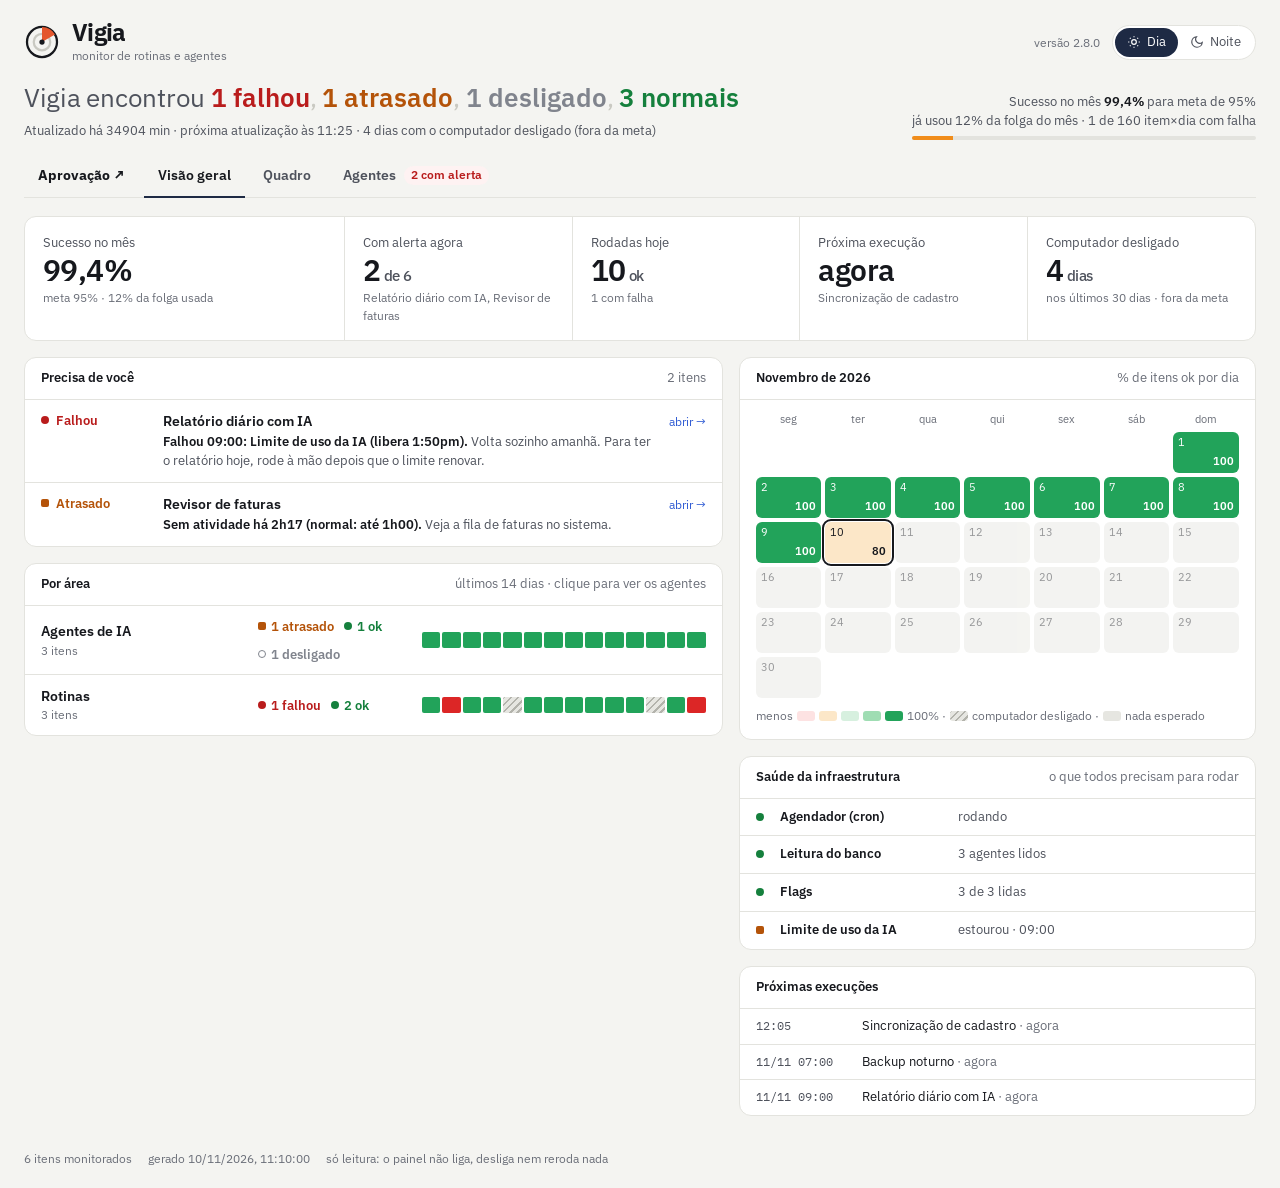
<file: docs/index.html>
<!DOCTYPE html>
<html lang="pt-BR"><head><meta charset="utf-8">
<meta name="viewport" content="width=device-width,initial-scale=1">
<meta http-equiv="refresh" content="300">
<title>Vigia</title>
<link rel="icon" href="data:image/svg+xml,%3Csvg%20xmlns%3D%22http%3A//www.w3.org/2000/svg%22%20viewBox%3D%220%200%2048%2048%22%3E%3Ccircle%20cx%3D%2224%22%20cy%3D%2224%22%20r%3D%2220%22%20fill%3D%22%23fff%22%20stroke%3D%22%23111%22%20stroke-width%3D%224%22/%3E%3Cpath%20d%3D%22M24%2024%20L24%204%20A20%2020%200%200%201%2041.3%2014%20Z%22%20fill%3D%22%23E4572E%22/%3E%3Ccircle%20cx%3D%2224%22%20cy%3D%2224%22%20r%3D%224.5%22%20fill%3D%22%23111%22/%3E%3C/svg%3E">
<link rel="preconnect" href="https://fonts.googleapis.com"><link rel="preconnect" href="https://fonts.gstatic.com" crossorigin>
<link href="https://fonts.googleapis.com/css2?family=IBM+Plex+Mono:wght@400;500&family=IBM+Plex+Sans:wght@400;500;600;700&display=swap" rel="stylesheet">

<style>
/* Tema neutro do Vigia (padrão do repositório). Para outro visual, copie esta pasta,
   troque os valores e aponte `tema = "caminho/da/pasta"` no vigia.toml. */
:root{
 --bg:#F4F4F1;--sf:#FFFFFF;--sf2:#F1F1EE;--ln:#E3E3DE;--ln2:#C9C9C2;
 --tx:#16181D;--mu:#4E525C;--dim:#6A6E78;
 --pri:#1E2A44;--pri2:#2F5BD3;--linha:#2F5BD3;--pill-tx:#FFFFFF;--varre:#E4572E;
 --ok:#15803D;--late:#B45309;--er:#B91C1C;
 --ok-cel:#22A35A;--late-cel:#F08C1A;--er-cel:#DC2626;--off:#80848D;
 --sel:#EEF1F8;--cel-none:#E6E6E1;--cel-pc:#B3B3AC;--grid:#E3E3DE;--eixo:#6A6E78;--cursor:#80848D;--foco:#16181D;
 --faixa:#2F5BD31A;
 --acao-er-bg:#FEF2F2;--acao-er-ln:#FECACA;--acao-er-tx:#450A0A;--acao-late-bg:#FFF7ED;--acao-late-ln:#FED7AA;--acao-late-tx:#431407;
 --sombra:#16181D40;
 --ease:cubic-bezier(.16,1,.3,1);
 --font:'IBM Plex Sans',ui-sans-serif,sans-serif;--mono:'IBM Plex Mono',ui-monospace,monospace;
}
[data-tema="noite"]{
 --cal-1:#4A1D22;--cal-2:#4A3416;--cal-3:#1C3B2A;--cal-4:#1E6B40;--cal-5:#22A35A;
 --bg:#111317;--sf:#1A1D23;--sf2:#22262D;--ln:#2B3038;--ln2:#3A404A;
 --tx:#ECEDEF;--mu:#A4A9B3;--dim:#878C96;
 --pri:#3B66E0;--pri2:#6E92F0;--linha:#7FA0F4;--pill-tx:#FFFFFF;
 --ok:#4ADE80;--late:#FBA94C;--er:#F87171;
 --ok-cel:#22A35A;--late-cel:#F08C1A;--er-cel:#EF4444;--off:#7A808A;
 --sel:#1E2738;--cel-none:#262A31;--cel-pc:#3E444E;--grid:#2B3038;--eixo:#878C96;--cursor:#A4A9B3;--foco:#ECEDEF;
 --faixa:#7FA0F41F;
 --acao-er-bg:#EF44441A;--acao-er-ln:#F8717140;--acao-er-tx:#ECEDEF;--acao-late-bg:#F08C1A1A;--acao-late-ln:#FBA94C40;--acao-late-tx:#ECEDEF;
 --sombra:#000A;
}

*{box-sizing:border-box}
body{margin:0;background:var(--bg);color:var(--tx);font:14px/1.45 var(--font);font-variant-numeric:tabular-nums;padding:20px 24px;transition:background-color .3s,color .3s}
.wrap{max-width:1400px;margin:auto}
.mono{font-family:var(--mono)}.mu{color:var(--mu)}.dim{color:var(--dim)}
.ok{color:var(--ok)}.late{color:var(--late)}.er,.nr{color:var(--er)}.off,.none,.pause,.visto{color:var(--off)}.run{color:var(--pri2)}
button{font:inherit;color:inherit;background:none;border:0;cursor:pointer;padding:0}
:focus-visible{outline:2px solid var(--pri2);outline-offset:2px;border-radius:4px}
kbd{font-family:var(--mono);font-size:11px;border:1px solid var(--ln);border-bottom-width:2px;border-radius:4px;padding:0 5px;color:var(--mu)}
/* marca */
.topo{display:flex;align-items:center;gap:12px;margin-bottom:18px}
.marca{display:flex;align-items:center;gap:12px}
.marca .mk{width:36px;height:36px;flex:none}
.marca .wm{font-size:24px;font-weight:700;letter-spacing:-.03em;line-height:1}
.marca .end{display:flex;align-items:center;gap:6px;color:var(--dim);font-size:12px;margin-top:3px}
.varre{transform-origin:24px 24px;animation:varre 2.6s cubic-bezier(.45,0,.55,1) 1}
@keyframes varre{from{transform:rotate(-360deg)}to{transform:rotate(0)}}
.marca.alerta .varre{animation:varre 2.6s linear infinite}
.versao{margin-left:auto;font-size:12px;color:var(--dim);text-align:right}
.versao a{color:var(--pri2)}
.novo-v{display:none;background:var(--acao-late-bg);border:1px solid var(--acao-late-ln);color:var(--acao-late-tx);border-radius:9999px;padding:3px 10px;font-size:12px;margin-left:8px}
.tema{display:inline-flex;background:var(--sf);border:1px solid var(--ln);border-radius:9999px;padding:2px}
.tema button{padding:5px 12px;border-radius:9999px;color:var(--mu);font-size:13px;display:inline-flex;align-items:center;gap:6px}
.tema button.on{background:var(--pri);color:var(--pill-tx)}
.tema svg{width:14px;height:14px}
/* abas */
.abas{display:flex;gap:4px;border-bottom:1px solid var(--ln);margin:0 0 18px}
.abas button{padding:9px 14px 10px;font-size:14px;font-weight:600;color:var(--mu);border-bottom:2px solid transparent;margin-bottom:-1px;display:inline-flex;gap:8px;align-items:center}
.abas button.on{color:var(--tx);border-color:var(--pri)}
.abas button:hover{color:var(--tx)}
.abas .ct{font-size:11.5px;font-weight:600;border-radius:9999px;padding:1px 7px;background:var(--sf2);color:var(--mu)}
.abas .ct.er{background:var(--acao-er-bg);color:var(--er)}
.aba{display:none}.aba.on{display:block}
/* visão geral */
.kpis{display:grid;grid-template-columns:1.4fr repeat(4,1fr);background:var(--sf);border:1px solid var(--ln);border-radius:12px;margin-bottom:16px}
.kpi{padding:16px 18px}.kpi+.kpi{border-left:1px solid var(--ln)}
.kpi .l{font-size:12.5px;color:var(--mu)}.kpi .v{font-size:30px;font-weight:600;letter-spacing:-.02em;line-height:1.15;margin:2px 0}.kpi .c{font-size:12px;color:var(--dim)}
.kpi .v small{font-size:15px;font-weight:500;color:var(--mu)}
.geral{display:grid;grid-template-columns:minmax(0,1.35fr) minmax(0,1fr);gap:16px;align-items:start}
.bloco{background:var(--sf);border:1px solid var(--ln);border-radius:12px;overflow:hidden;margin-bottom:16px}
.bloco h3{margin:0;padding:11px 16px;font-size:13px;font-weight:600;border-bottom:1px solid var(--ln);display:flex;justify-content:space-between;gap:12px}
.bloco h3 span{font-weight:400;color:var(--dim)}
.pend{display:grid;grid-template-columns:110px 1fr auto;gap:12px;padding:11px 16px;border-top:1px solid var(--ln);align-items:start;cursor:pointer}
.pend:first-of-type{border-top:0}.pend:hover{background:var(--sf2)}
.pend .n{font-weight:600}.pend .a{font-size:13px;color:var(--mu);margin-top:2px}.pend .a b{font-weight:600;color:var(--tx)}
.pend .ir{font-size:12px;color:var(--pri2);white-space:nowrap;padding-top:2px}
.limpo{padding:16px;color:var(--ok);font-weight:600}
.areas .ar{display:grid;grid-template-columns:minmax(150px,1fr) 150px minmax(0,1.4fr);gap:14px;padding:11px 16px;border-top:1px solid var(--ln);align-items:center;cursor:pointer}
.areas .ar:first-of-type{border-top:0}.areas .ar:hover{background:var(--sf2)}
.ar .nm2{font-weight:600}.ar .nm2 small{display:block;font-weight:400;color:var(--dim);font-size:12px}
.ar .cont{display:flex;gap:10px;font-size:12.5px;flex-wrap:wrap}
.ar .cont span{display:inline-flex;align-items:center;gap:5px;font-weight:600}
.mini{display:grid;grid-template-columns:repeat(14,1fr);gap:2px;height:16px}
.mini i{border-radius:2px;background:var(--cel-none)}
.cal{padding:12px 16px 14px}
.cal .sem{display:grid;grid-template-columns:repeat(7,1fr);gap:4px;font-size:11px;color:var(--dim);text-align:center;margin-bottom:4px}
.cal .dias{display:grid;grid-template-columns:repeat(7,1fr);gap:4px}
.cal .d{aspect-ratio:1.6;border-radius:6px;background:var(--cel-none);position:relative;font-size:11px;color:var(--tx);padding:3px 5px;cursor:default}
.cal .d.vz{background:none}
.cal .d .p{position:absolute;right:5px;bottom:3px;font-weight:600;font-size:11px}
.cal .d.hoje{outline:2px solid var(--tx);outline-offset:1px}
.cal .d.pc{background:repeating-linear-gradient(135deg,var(--cel-pc) 0 2px,var(--cel-none) 2px 5px)}
.cal .leg2{display:flex;gap:4px;align-items:center;font-size:11.5px;color:var(--dim);margin-top:10px;flex-wrap:wrap}
.cal .leg2 i{width:18px;height:10px;border-radius:3px;display:inline-block}
.sd{display:grid;grid-template-columns:1fr;}
.sd .s{display:grid;grid-template-columns:16px 170px 1fr;gap:8px;padding:9px 16px;border-top:1px solid var(--ln);font-size:13px;align-items:baseline}
.sd .s:first-of-type{border-top:0}
.sd .s b{font-weight:600}.sd .s>span:last-child{color:var(--mu)}
.prox .p2{display:grid;grid-template-columns:96px 1fr;gap:10px;padding:8px 16px;border-top:1px solid var(--ln);font-size:13px}
.prox .p2:first-of-type{border-top:0}.prox .p2 .t{font-family:var(--mono);font-size:12px;color:var(--mu)}
@media (max-width:1000px){.geral{grid-template-columns:1fr}.kpis{grid-template-columns:repeat(2,1fr)}.kpi:nth-child(odd){border-left:0}.kpi{border-top:1px solid var(--ln)}}
/* cartões dos agentes (da Central de Agentes) */
.vis{display:inline-flex;background:var(--sf);border:1px solid var(--ln);border-radius:9999px;padding:2px}
.vis button,.filt button{padding:5px 14px;border-radius:9999px;color:var(--mu);font-size:13px}
.vis button.on{background:var(--pri);color:var(--pill-tx)}
.filt{display:inline-flex;gap:6px}
.filt button{border:1px solid var(--ln);background:var(--sf)}
.filt button.on{background:var(--tx);border-color:var(--tx);color:var(--sf)}
.cards .gt{font-size:13px;font-weight:600;color:var(--mu);margin:4px 2px 10px;display:flex;gap:8px;align-items:baseline}
.cards .gt span{font-weight:400;color:var(--dim);font-size:12px}
.cards .gr{display:grid;grid-template-columns:repeat(auto-fill,minmax(300px,1fr));gap:14px;margin-bottom:22px}
.card{background:var(--sf);border:1px solid var(--ln);border-radius:12px;padding:14px 16px 12px;cursor:pointer;transition:border-color .15s,box-shadow .15s,opacity .25s;display:flex;flex-direction:column;gap:10px;position:relative}
.card:hover{border-color:var(--ln2);box-shadow:0 6px 18px -12px var(--sombra)}
.card.sel{border-color:var(--pri);box-shadow:0 0 0 1px var(--pri)}
.card.dimmed{opacity:.35}.card.hide{display:none}
.card.st-er,.card.st-nr{border-color:var(--acao-er-ln)}.card.st-late{border-color:var(--acao-late-ln)}
.card .c1{display:flex;align-items:flex-start;gap:10px}
.card .nm3{font-weight:600;font-size:15px;line-height:1.25}.card .tp{font-size:12px;color:var(--dim);margin-top:2px}
.chip{margin-left:auto;font-size:12px;font-weight:600;border-radius:9999px;padding:3px 10px;white-space:nowrap;display:inline-flex;align-items:center;gap:6px;flex:none}
.chip i{width:7px;height:7px;border-radius:50%;background:currentColor}
.chip.ok{background:#22C55E1F}.chip.late{background:var(--acao-late-bg)}.chip.er,.chip.nr{background:var(--acao-er-bg)}
.chip.run{background:#0055FF14}.chip.off,.chip.none{background:var(--sf2)}
.card .msg{font-size:13.5px;color:var(--tx);min-height:20px}
.batidas{display:grid;gap:2px;height:26px;align-items:end}
.batidas i{border-radius:2px;background:var(--ok-cel);height:100%}
.batidas i.late{background:var(--late-cel);height:60%}.batidas i.er,.batidas i.nr{background:var(--er-cel)}
.batidas i.none{background:var(--cel-none)}.batidas i.run{background:var(--pri)}
.bleg{display:flex;justify-content:space-between;font-size:11.5px;color:var(--dim);margin-top:-4px}
.st4{display:grid;grid-template-columns:repeat(4,1fr);border-top:1px solid var(--ln);padding-top:9px;gap:6px}
.st4 .l{font-size:11.5px;color:var(--dim);white-space:nowrap}.st4 .v{font-size:14px;font-weight:600;white-space:nowrap;overflow:hidden;text-overflow:ellipsis}
.main.aberto .cards .gr{grid-template-columns:1fr}
.main.aberto .card .batidas,.main.aberto .card .bleg,.main.aberto .card .st4,.main.aberto .card .msg{display:none}
/* quadro */
.quadro{display:grid;grid-template-columns:repeat(5,minmax(220px,1fr));gap:12px;align-items:start;overflow-x:auto;padding-bottom:6px}
.lane{background:var(--sf2);border:1px solid var(--ln);border-radius:12px;padding:8px;min-height:120px}
.lane h4{margin:2px 6px 8px;font-size:12.5px;font-weight:600;display:flex;justify-content:space-between;color:var(--mu)}
.lane h4 b{color:var(--tx)}
.kc{background:var(--sf);border:1px solid var(--ln);border-radius:10px;padding:10px 11px;margin-bottom:8px;cursor:pointer;transition:border-color .15s}
.kc:hover{border-color:var(--ln2)}
.kc .t1{display:flex;justify-content:space-between;gap:8px;align-items:center}
.kc .t1 b{font-weight:600;font-size:13.5px}
.kc .ar2{font-size:11.5px;color:var(--dim);margin-top:1px}
.kc .mo{font-size:12.5px;color:var(--mu);margin:6px 0 0}
.kc .qd{font-size:11.5px;color:var(--dim);margin-top:6px;font-family:var(--mono)}
.kc.visto{opacity:.6}
.kc .bt{margin-top:8px;display:flex;gap:6px;flex-wrap:wrap}
/* botões de ação */
.bts{display:flex;gap:8px;flex-wrap:wrap;margin:12px 18px 0}
.btn{border:1px solid var(--ln2);border-radius:9999px;padding:5px 12px;font-size:12.5px;color:var(--tx);background:var(--sf);display:inline-flex;gap:6px;align-items:center}
.btn:hover{border-color:var(--tx)}
.btn.pri{background:var(--pri);border-color:var(--pri);color:var(--pill-tx)}
.btn.min{padding:3px 9px;font-size:11.5px}
.btn[disabled]{opacity:.45;cursor:not-allowed}
.tag{font-size:11px;border-radius:9999px;padding:1px 8px;background:var(--sf2);color:var(--mu);font-weight:600}
.exec{margin:12px 18px 0;border:1px solid var(--ln);border-radius:10px;overflow:hidden}
.exec .eh{display:flex;justify-content:space-between;gap:10px;padding:8px 12px;background:var(--sf2);font-size:12.5px}
.exec pre{white-space:pre-wrap;word-break:break-word;font:12px/1.5 var(--mono);margin:0;padding:10px 12px;max-height:280px;overflow:auto}
.exec .dg{padding:10px 14px;font-size:13.5px;line-height:1.55;border-top:1px solid var(--ln)}
.toast{position:fixed;left:50%;bottom:24px;transform:translateX(-50%) translateY(20px);background:var(--tx);color:var(--sf);padding:10px 16px;border-radius:9999px;font-size:13px;opacity:0;transition:opacity .2s,transform .2s;z-index:20;pointer-events:none;max-width:90vw}
.toast.on{opacity:1;transform:translateX(-50%)}
.so-leitura{font-size:12px;color:var(--dim);margin:10px 18px 0}
/* topo: a frase é o filtro */
.head{display:flex;align-items:flex-end;justify-content:space-between;gap:24px;margin-bottom:16px;flex-wrap:wrap}
.frase{font-size:26px;font-weight:600;letter-spacing:-.01em;line-height:1.2}
.frase button{border-bottom:2px solid transparent;transition:border-color .2s}
.frase button:hover,.frase button.on{border-color:currentColor}
.frase .sep{color:var(--ln2);font-weight:400}
.sub{color:var(--mu);font-size:13px;margin-top:6px}
.meta{min-width:280px;text-align:right;font-size:13px;color:var(--mu)}
.meta b{color:var(--tx);font-weight:600}
.bar{height:4px;background:var(--ln);border-radius:9999px;margin-top:6px;overflow:hidden}.bar i{display:block;height:100%;background:var(--late-cel)}
.bar i.cheia{background:var(--er-cel)}
/* controles */
.ctl{display:flex;gap:16px;align-items:center;margin-bottom:12px;font-size:13px;flex-wrap:wrap}
.seg{display:inline-flex;background:var(--sf);border:1px solid var(--ln);border-radius:9999px;padding:2px;position:relative}
.seg button{padding:5px 14px;border-radius:9999px;color:var(--mu);position:relative;z-index:1;transition:color .2s}
.seg button.on{color:var(--pill-tx)}
.seg .pill{position:absolute;top:2px;bottom:2px;background:var(--pri);border-radius:9999px;transition:left .35s var(--ease),width .35s var(--ease)}
.busca{background:var(--sf);border:1px solid var(--ln);border-radius:9999px;padding:6px 14px;color:var(--tx);font:inherit;width:220px}
.atalhos{margin-left:auto;color:var(--dim);font-size:12px;display:flex;gap:12px;flex-wrap:wrap}
/* principal */
.main{position:relative;display:grid;grid-template-columns:minmax(0,1fr) 380px;gap:16px}
.mtx{background:var(--sf);border:1px solid var(--ln);border-radius:12px;overflow:hidden}
.grupo{padding:9px 14px 5px;font-size:11.5px;font-weight:600;color:var(--dim);letter-spacing:.04em;text-transform:uppercase;border-top:1px solid var(--ln)}
.grupo:first-of-type{border-top:0}
.row{display:grid;grid-template-columns:118px 210px 1fr 92px;align-items:center;gap:12px;padding:0 14px;height:44px;border-top:1px solid var(--ln);cursor:pointer;transition:background .15s,opacity .25s}
.row.hd{height:34px;border-top:0;cursor:default;font-size:12px;color:var(--dim)}
.row:not(.hd):hover{background:var(--sf2)}
.row.sel{background:var(--sel);box-shadow:inset 0 0 0 1px var(--pri)}
.row.dimmed{opacity:.28}.row.hide{display:none}
.st{font-size:12.5px;font-weight:600;display:flex;align-items:center;gap:7px;white-space:nowrap}
.st i{width:8px;height:8px;border-radius:50%;background:currentColor;flex:none}
.st.late i{border-radius:2px}.st.off i,.st.none i,.st.visto i{background:none;border:1.5px solid currentColor}.st.pause i{border-radius:1px;width:8px;background:linear-gradient(90deg,currentColor 0 35%,transparent 35% 65%,currentColor 65%)}
.st.nr i{border-radius:0;transform:rotate(45deg);width:7px;height:7px}
.st.run i{animation:pulsa 1.2s infinite}
@keyframes pulsa{50%{opacity:.3}}
.nm{font-weight:500;white-space:nowrap;overflow:hidden;text-overflow:ellipsis}.nm small{color:var(--dim);font-weight:400;margin-left:6px}
.cells{display:grid;gap:3px;height:22px}
.cell{border-radius:3px;background:var(--ok-cel);opacity:.9;transition:transform .15s,opacity .15s}
.cell:hover{transform:scaleY(1.25);opacity:1}
.cells{align-items:end}.cell{height:100%}
.cell.late{background:var(--late-cel);height:55%}
.cell.er{background:repeating-linear-gradient(45deg,var(--er-cel) 0 3px,var(--er-cel2,#ffffff73) 3px 4.5px),var(--er-cel)}.cell.none{background:var(--cel-none);opacity:1}
.cell.pc{background:repeating-linear-gradient(135deg,var(--cel-pc) 0 2px,var(--cel-none) 2px 5px);opacity:1}
.cell.focus{outline:2px solid var(--tx);outline-offset:1px}
.ult{font-family:var(--mono);font-size:12px;color:var(--mu);text-align:right}
.days{display:grid;gap:3px;font-family:var(--mono);font-size:10.5px;color:var(--dim)}.days span{text-align:center}
.leg{display:flex;gap:14px;font-size:12px;color:var(--dim);padding:8px 14px;border-top:1px solid var(--ln);flex-wrap:wrap}
.leg span{display:inline-flex;align-items:center;gap:6px}.leg i{width:12px;height:12px;border-radius:3px;display:inline-block}
/* registro */
.log{background:var(--sf);border:1px solid var(--ln);border-radius:12px;overflow:hidden;align-self:start;max-height:calc(100vh - 220px);overflow-y:auto}
.log h3{margin:0;padding:11px 14px;font-size:13px;font-weight:600;border-bottom:1px solid var(--ln);display:flex;justify-content:space-between;position:sticky;top:0;background:var(--sf)}
.log h3 span{font-weight:400;color:var(--dim)}
.ev{display:grid;grid-template-columns:44px 1fr;gap:10px;padding:7px 14px;border-top:1px solid var(--ln);cursor:pointer;transition:background .15s,opacity .25s}
.ev:first-of-type{border-top:0}.ev:hover,.ev.hl{background:var(--sf2)}.ev.dimmed{opacity:.25}
.ev .t{font-family:var(--mono);font-size:12px;color:var(--dim);padding-top:1px}
.ev .w{font-weight:500}.ev .m{font-size:12.5px;color:var(--mu)}
.ev.er .w,.ev.nr .w{color:var(--er)}.ev.late .w{color:var(--late)}
/* detalhe */
.det{position:absolute;top:0;right:0;width:calc(100% - 372px);background:var(--sf);border:1px solid var(--ln2);border-radius:12px;
 box-shadow:-24px 0 48px -28px var(--sombra);transform:translateX(40px);opacity:0;pointer-events:none;transition:transform .45s var(--ease),opacity .3s var(--ease);z-index:5}
.det.on{transform:none;opacity:1;pointer-events:auto}
.main.aberto .row{grid-template-columns:112px 210px 0 0;gap:8px}
.main.aberto .cells,.main.aberto .ult,.main.aberto .days{visibility:hidden}
.dc{transition:opacity .18s}.dc.troca{opacity:0}
.dh{display:flex;align-items:flex-start;gap:12px;padding:16px 18px 10px}
.crumb{font-size:13px;color:var(--mu)}.crumb button{color:var(--mu)}.crumb button:hover{color:var(--tx)}.crumb b{color:var(--tx);font-weight:600}
.dt{font-size:20px;font-weight:600;margin:4px 0}
.what{font-size:13.5px;color:var(--mu);max-width:72ch}
.acao{margin:10px 18px 0;padding:10px 12px;border-radius:12px;background:var(--acao-er-bg);border:1px solid var(--acao-er-ln);color:var(--acao-er-tx);font-size:13.5px}
.acao.late{background:var(--acao-late-bg);border-color:var(--acao-late-ln);color:var(--acao-late-tx)}
.acao b{font-weight:600;color:var(--er)}.acao.late b{color:var(--late)}
.x{margin-left:auto;color:var(--mu);font-size:13px;border:1px solid var(--ln2);border-radius:9999px;padding:3px 12px;flex:none}.x:hover{color:var(--tx);border-color:var(--mu)}
.nums{display:grid;grid-template-columns:repeat(4,1fr);margin:14px 18px 0;border-top:1px solid var(--ln);border-bottom:1px solid var(--ln)}
.nums>div{padding:10px 12px 10px 0}.nums>div+div{padding-left:14px;border-left:1px solid var(--ln)}
.nums .v{font-size:22px;font-weight:600;white-space:nowrap}.nums .l{font-size:12.5px;color:var(--mu)}.nums .c{font-size:12px;color:var(--dim)}
.sec{display:flex;justify-content:space-between;align-items:baseline;margin:16px 18px 6px;font-size:13px;font-weight:600;gap:12px}
.sec span{font-weight:400;color:var(--dim);font-size:12px}
.chart{margin:0 18px;position:relative}
svg{display:block;width:100%;overflow:visible}
.tip{position:absolute;pointer-events:none;background:var(--sf);border:1px solid var(--ln2);border-radius:8px;padding:5px 9px;font-size:12.5px;opacity:0;transition:opacity .1s;white-space:nowrap;box-shadow:0 4px 14px -6px var(--sombra);z-index:3}
.runs{margin:0 18px 16px}
.rd{border-top:1px solid var(--ln);font-size:13px}
.rd summary{display:grid;grid-template-columns:96px 84px 1fr 70px;gap:10px;padding:7px 0;align-items:baseline;cursor:pointer;list-style:none}
.rd summary::-webkit-details-marker{display:none}
.rd .t{font-family:var(--mono);font-size:12px;color:var(--mu)}.rd .d{text-align:right;color:var(--dim);font-family:var(--mono);font-size:12px}
.rd .s{font-weight:600;font-size:12.5px}
.rd pre{white-space:pre-wrap;word-break:break-word;font:12px/1.5 var(--mono);background:var(--sf2);border-radius:8px;padding:10px;margin:0 0 10px;max-height:300px;overflow:auto}
.rd .arq{font:11px var(--mono);color:var(--dim);margin:-4px 0 6px}
.vazio{color:var(--dim);font-size:13px;padding:10px 0}
.rodape{margin-top:18px;font-size:12px;color:var(--dim);display:flex;gap:16px;flex-wrap:wrap}
@media (max-width:1000px){.main{grid-template-columns:1fr}.det{position:fixed;inset:0;width:auto;border-radius:0;overflow:auto}.main.aberto .row{grid-template-columns:118px 1fr 0 0}.log{max-height:none}}
@media (max-width:640px){body{padding:16px}.row{grid-template-columns:100px 1fr 70px;}.row .cells,.row .days{display:none}.atalhos{display:none}.frase{font-size:21px}.nums{grid-template-columns:repeat(2,1fr)}.meta{text-align:left}}
@media (prefers-reduced-motion:reduce){*{transition:none!important;animation:none!important}}
</style></head><body><div class="wrap">

<div class="topo">
 <div class="marca" id="marca"><svg viewBox="0 0 48 48" class="mk" aria-hidden="true"><circle cx="24" cy="24" r="20" fill="none" stroke="var(--tx)" stroke-width="3"/><circle cx="24" cy="24" r="11" fill="none" stroke="var(--ln2)" stroke-width="3"/><path class="varre" d="M24 24 L24 4 A20 20 0 0 1 41.3 14 Z" fill="var(--varre)"/><circle cx="24" cy="24" r="3.5" fill="var(--tx)"/></svg>
  <div><div class="wm">Vigia</div><div class="end"><span>monitor de rotinas e agentes</span></div></div></div>
 <div class="versao"><span id="versao"></span><a class="novo-v" id="novov" target="_blank" rel="noopener"></a></div>
 <div class="tema" id="tema" role="group" aria-label="Tema">
  <button data-t="dia" aria-pressed="true"><svg viewBox="0 0 24 24" fill="none" stroke="currentColor" stroke-width="2"><circle cx="12" cy="12" r="4"/><path d="M12 2v2M12 20v2M4.9 4.9l1.4 1.4M17.7 17.7l1.4 1.4M2 12h2M20 12h2M4.9 19.1l1.4-1.4M17.7 6.3l1.4-1.4"/></svg>Dia</button>
  <button data-t="noite" aria-pressed="false"><svg viewBox="0 0 24 24" fill="none" stroke="currentColor" stroke-width="2"><path d="M21 12.8A9 9 0 1 1 11.2 3a7 7 0 0 0 9.8 9.8z"/></svg>Noite</button>
 </div>
</div>

<div class="head">
 <div><div class="frase" id="frase"></div><div class="sub" id="sub"></div></div>
 <div class="meta" id="meta"></div>
</div>

<nav class="abas" id="abas" role="tablist">
 <a href="/" class="ir-aprov" style="padding:9px 14px 10px;font-size:14px;font-weight:700;color:var(--tx);text-decoration:none;border-bottom:2px solid transparent;margin-bottom:-1px">Aprovação ↗</a>
 <button data-aba="geral" role="tab">Visão geral</button>
 <button data-aba="quadro" role="tab">Quadro</button>
 <button data-aba="agentes" role="tab">Agentes <span class="ct" id="ct-ag"></span></button>
</nav>

<section class="aba" id="aba-geral" role="tabpanel">
 <div class="kpis" id="kpis"></div>
 <div class="geral">
  <div>
   <div class="bloco"><h3>Precisa de você <span id="pend-n"></span></h3><div id="pend"></div></div>
   <div class="bloco areas"><h3>Por área <span>últimos 14 dias · clique para ver os agentes</span></h3><div id="areas"></div></div>
  </div>
  <div>
   <div class="bloco"><h3 id="cal-t">Mês</h3><div class="cal" id="cal"></div></div>
   <div class="bloco"><h3>Saúde da infraestrutura <span>o que todos precisam para rodar</span></h3><div class="sd" id="saude"></div></div>
   <div class="bloco prox"><h3>Próximas execuções</h3><div id="prox"></div></div>
  </div>
 </div>
</section>

<section class="aba" id="aba-quadro" role="tabpanel"><div class="quadro" id="quadro"></div></section>

<section class="aba" id="aba-agentes" role="tabpanel">

<div class="ctl">
 <div class="seg" id="per"><span class="pill"></span><button data-d="1">Hoje</button><button data-d="7">7 dias</button><button data-d="14" class="on">14 dias</button><button data-d="30">30 dias</button></div>
 <div class="vis" id="vis" role="group" aria-label="Ver como"><button data-v="cartoes">Cartões</button><button data-v="tabela">Tabela</button></div>
 <div class="filt" id="filt"><button data-g="">Todos</button><button data-g="atencao">Precisa de atenção</button><button data-g="func">Funcionando</button></div>
 <input class="busca" id="busca" placeholder="Buscar agente ou rotina" aria-label="Buscar">
 <div class="atalhos"><span><kbd>↑</kbd><kbd>↓</kbd> navegar</span><span><kbd>Enter</kbd> abrir</span><span><kbd>←</kbd><kbd>→</kbd> dia</span><span><kbd>/</kbd> buscar</span><span><kbd>1</kbd><kbd>2</kbd><kbd>3</kbd> abas</span><span><kbd>T</kbd> tema</span><span><kbd>Esc</kbd> voltar</span></div>
</div>

<div class="main" id="main">
 <div><div class="cards" id="cards"></div><div class="mtx" id="mtx"></div></div>
 <div class="log" id="log"></div>
 <div class="det" id="det" role="dialog" aria-label="Detalhe"><div class="dc" id="dc"></div></div>
</div>
</section>
<div class="rodape" id="rodape"></div>
<div class="toast" id="toast"></div>

<script>
const D={"titulo": "Vigia", "subtitulo": "", "versao": "2.8.0", "gerado": "2026-11-10T11:10:00", "intervalo_min": 15, "meta": 0.95, "sucesso_mes": 0.99375, "folga_usada": 0.12499999999999989, "ok_mes": 159, "ruim_mes": 1, "pc_dias": 4, "itens": [{"k": "relatorio", "nome": "Relatório diário com IA", "area": "Rotinas", "tipo": "rotina seg–sáb 9h", "fonte": "log_texto", "st": "er", "motivo": "Limite de uso da IA (libera 1:50pm)", "ult": "09:00", "oque": "Resume o dia anterior em um relatório e salva em HTML.", "acao": "<b>Falhou 09:00: Limite de uso da IA (libera 1:50pm).<\/b> Volta sozinho amanhã. Para ter o relatório hoje, rode à mão depois que o limite renovar.", "dias": ["er", "ok", "none", "ok", "ok", "ok", "ok", "ok", "ok", "none", "ok", "ok", "ok", "ok", "ok", "ok", "none", "ok", "ok", "ok", "ok", "none", "none", "none", "none", "none", "none", "none", "none", "none"], "vol": [0, 1, 0, 1, 1, 1, 1, 1, 1, 0, 1, 1, 1, 1, 1, 1, 0, 1, 1, 1, 1, 0, 0, 0, 0, 0, 0, 0, 0, 0], "volNome": "rodadas ok por dia", "nums": [["87,5%", "sucesso no mês", "7 de 8 rodadas"], ["8 s", "última duração", "normal: 3 min 38 s a 4 min 51 s"], ["1", "falha seguida", "desde a última ok"], ["11/11", "próxima rodada", "seg–sáb 9h"]], "rodadas": {"20": [["09:00", "ok", "Terminou bem", "3 min 58 s", "relatório gerado: 23 itens\nclaude exit=0 Wed Oct 21 09:03:58 -03 2026", "/root/manutencao/painel-agentes/app/exemplos/logs/relatorio/log-2026-10-21.txt"]], "19": [["09:00", "ok", "Terminou bem", "2 min 41 s", "relatório gerado: 20 itens\nclaude exit=0 Thu Oct 22 09:02:41 -03 2026", "/root/manutencao/painel-agentes/app/exemplos/logs/relatorio/log-2026-10-22.txt"]], "18": [["09:00", "ok", "Terminou bem", "4 min 47 s", "relatório gerado: 26 itens\nclaude exit=0 Fri Oct 23 09:04:47 -03 2026", "/root/manutencao/painel-agentes/app/exemplos/logs/relatorio/log-2026-10-23.txt"]], "17": [["09:00", "ok", "Terminou bem", "4 min 06 s", "relatório gerado: 15 itens\nclaude exit=0 Sat Oct 24 09:04:06 -03 2026", "/root/manutencao/painel-agentes/app/exemplos/logs/relatorio/log-2026-10-24.txt"]], "15": [["09:00", "ok", "Terminou bem", "4 min 51 s", "relatório gerado: 14 itens\nclaude exit=0 Mon Oct 26 09:04:51 -03 2026", "/root/manutencao/painel-agentes/app/exemplos/logs/relatorio/log-2026-10-26.txt"]], "14": [["09:00", "ok", "Terminou bem", "5 min 10 s", "relatório gerado: 21 itens\nclaude exit=0 Tue Oct 27 09:05:10 -03 2026", "/root/manutencao/painel-agentes/app/exemplos/logs/relatorio/log-2026-10-27.txt"]], "13": [["09:00", "ok", "Terminou bem", "4 min 57 s", "relatório gerado: 23 itens\nclaude exit=0 Wed Oct 28 09:04:57 -03 2026", "/root/manutencao/painel-agentes/app/exemplos/logs/relatorio/log-2026-10-28.txt"]], "12": [["09:00", "ok", "Terminou bem", "2 min 47 s", "relatório gerado: 18 itens\nclaude exit=0 Thu Oct 29 09:02:47 -03 2026", "/root/manutencao/painel-agentes/app/exemplos/logs/relatorio/log-2026-10-29.txt"]], "11": [["09:00", "ok", "Terminou bem", "5 min 19 s", "relatório gerado: 13 itens\nclaude exit=0 Fri Oct 30 09:05:19 -03 2026", "/root/manutencao/painel-agentes/app/exemplos/logs/relatorio/log-2026-10-30.txt"]], "10": [["09:00", "ok", "Terminou bem", "3 min 44 s", "relatório gerado: 19 itens\nclaude exit=0 Sat Oct 31 09:03:44 -03 2026", "/root/manutencao/painel-agentes/app/exemplos/logs/relatorio/log-2026-10-31.txt"]], "8": [["09:00", "ok", "Terminou bem", "3 min 29 s", "relatório gerado: 14 itens\nclaude exit=0 Mon Nov  2 09:03:29 -03 2026", "/root/manutencao/painel-agentes/app/exemplos/logs/relatorio/log-2026-11-02.txt"]], "7": [["09:00", "ok", "Terminou bem", "4 min 07 s", "relatório gerado: 15 itens\nclaude exit=0 Tue Nov  3 09:04:07 -03 2026", "/root/manutencao/painel-agentes/app/exemplos/logs/relatorio/log-2026-11-03.txt"]], "6": [["09:00", "ok", "Terminou bem", "4 min 26 s", "relatório gerado: 20 itens\nclaude exit=0 Wed Nov  4 09:04:26 -03 2026", "/root/manutencao/painel-agentes/app/exemplos/logs/relatorio/log-2026-11-04.txt"]], "5": [["09:00", "ok", "Terminou bem", "3 min 11 s", "relatório gerado: 23 itens\nclaude exit=0 Thu Nov  5 09:03:11 -03 2026", "/root/manutencao/painel-agentes/app/exemplos/logs/relatorio/log-2026-11-05.txt"]], "4": [["09:00", "ok", "Terminou bem", "4 min", "relatório gerado: 23 itens\nclaude exit=0 Fri Nov  6 09:04:00 -03 2026", "/root/manutencao/painel-agentes/app/exemplos/logs/relatorio/log-2026-11-06.txt"]], "3": [["09:00", "ok", "Terminou bem", "3 min 38 s", "relatório gerado: 18 itens\nclaude exit=0 Sat Nov  7 09:03:38 -03 2026", "/root/manutencao/painel-agentes/app/exemplos/logs/relatorio/log-2026-11-07.txt"]], "1": [["09:00", "ok", "Terminou bem", "5 min 05 s", "relatório gerado: 14 itens\nclaude exit=0 Mon Nov  9 09:05:05 -03 2026", "/root/manutencao/painel-agentes/app/exemplos/logs/relatorio/log-2026-11-09.txt"]], "0": [["09:00", "er", "Limite de uso da IA (libera 1:50pm)", "8 s", "You've hit your 5-hour limit · resets 1:50pm (America/Sao_Paulo)\nclaude exit=1 Tue Nov 10 09:00:08 -03 2026", "/root/manutencao/painel-agentes/app/exemplos/logs/relatorio/log-2026-11-10.txt"]]}, "durs": [238, 161, 287, 246, 291, 310, 297, 167, 319, 224, 209, 247, 266, 191, 240, 218, 305], "ok_mes": 7, "ruim_mes": 1, "prox": "2026-11-11T09:00:00", "visto": false, "acoes": ["investigar", "visto", "pausar"], "execucoes": []}, {"k": "revisor", "nome": "Revisor de faturas", "area": "Agentes de IA", "tipo": "agente", "fonte": "sql", "st": "late", "motivo": "Sem atividade há 2h17 (normal: até 1h00)", "ult": "08:53", "oque": "Confere se cada fatura bate com o pedido e separa as que precisam de pessoa.", "acao": "<b>Sem atividade há 2h17 (normal: até 1h00).<\/b> Veja a fila de faturas no sistema.", "dias": ["ok", "ok", "ok", "none", "ok", "ok", "ok", "ok", "ok", "ok", "ok", "ok", "ok", "ok", "ok", "ok", "ok", "er", "ok", "ok", "ok", "ok", "ok", "er", "ok", "ok", "ok", "ok", "ok", "ok"], "vol": [28, 56, 5, 0, 62, 57, 61, 63, 60, 6, 6, 56, 62, 63, 62, 60, 7, 6, 65, 60, 58, 60, 63, 4, 1, 59, 55, 58, 52, 61], "volNome": "faturas revisadas por dia", "nums": [["28", "revisadas hoje", "normal: 58 a 62"], ["16 de 585", "não conseguiu ler", "14 dias"], ["50 de 585", "passadas para pessoa", "14 dias"], ["2h17", "sem atividade", "normal: até 1h00"]], "rodadas": {"13": [["19:00", "ok", "7 gravações", "", "", ""], ["18:00", "ok", "6 gravações", "", "", ""], ["17:00", "ok", "3 gravações", "", "", ""], ["16:00", "ok", "7 gravações", "", "", ""], ["15:00", "ok", "5 gravações", "", "", ""], ["14:00", "ok", "4 gravações", "", "", ""], ["13:00", "ok", "1 gravação", "", "", ""], ["12:00", "ok", "5 gravações", "", "", ""], ["11:00", "ok", "3 gravações", "", "", ""], ["10:00", "ok", "7 gravações", "", "", ""], ["09:00", "er", "9 gravações, 1 com erro: ", "", "", ""], ["08:00", "ok", "6 gravações", "", "", ""]], "12": [["19:00", "ok", "6 gravações", "", "", ""], ["18:00", "ok", "3 gravações", "", "", ""], ["17:00", "ok", "10 gravações", "", "", ""], ["16:00", "ok", "3 gravações", "", "", ""], ["15:00", "ok", "6 gravações", "", "", ""], ["14:00", "ok", "3 gravações", "", "", ""], ["13:00", "ok", "5 gravações", "", "", ""], ["12:00", "ok", "5 gravações", "", "", ""], ["11:00", "ok", "7 gravações", "", "", ""], ["10:00", "ok", "3 gravações", "", "", ""], ["09:00", "ok", "5 gravações", "", "", ""], ["08:00", "ok", "6 gravações", "", "", ""]], "11": [["19:00", "ok", "4 gravações", "", "", ""], ["18:00", "ok", "8 gravações", "", "", ""], ["17:00", "ok", "3 gravações", "", "", ""], ["16:00", "ok", "2 gravações", "", "", ""], ["15:00", "ok", "5 gravações", "", "", ""], ["14:00", "er", "10 gravações, 1 com erro: ", "", "", ""], ["13:00", "ok", "4 gravações", "", "", ""], ["12:00", "ok", "4 gravações", "", "", ""], ["11:00", "ok", "1 gravação", "", "", ""], ["10:00", "ok", "5 gravações", "", "", ""], ["09:00", "ok", "6 gravações", "", "", ""], ["08:00", "ok", "4 gravações", "", "", ""]], "10": [["19:00", "ok", "2 gravações", "", "", ""], ["17:00", "ok", "1 gravação", "", "", ""], ["14:00", "ok", "1 gravação", "", "", ""], ["13:00", "ok", "1 gravação", "", "", ""], ["09:00", "ok", "1 gravação", "", "", ""]], "9": [["15:00", "ok", "1 gravação", "", "", ""], ["14:00", "ok", "1 gravação", "", "", ""], ["12:00", "ok", "1 gravação", "", "", ""], ["10:00", "ok", "2 gravações", "", "", ""], ["08:00", "ok", "1 gravação", "", "", ""]], "8": [["19:00", "ok", "4 gravações", "", "", ""], ["18:00", "er", "7 gravações, 1 com erro: ", "", "", ""], ["17:00", "ok", "7 gravações", "", "", ""], ["16:00", "ok", "3 gravações", "", "", ""], ["15:00", "ok", "5 gravações", "", "", ""], ["14:00", "ok", "6 gravações", "", "", ""], ["13:00", "ok", "7 gravações", "", "", ""], ["12:00", "ok", "5 gravações", "", "", ""], ["11:00", "ok", "2 gravações", "", "", ""], ["10:00", "ok", "6 gravações", "", "", ""], ["09:00", "ok", "5 gravações", "", "", ""], ["08:00", "ok", "3 gravações", "", "", ""]], "7": [["19:00", "ok", "11 gravações", "", "", ""], ["18:00", "ok", "5 gravações", "", "", ""], ["17:00", "er", "7 gravações, 1 com erro: ", "", "", ""], ["16:00", "ok", "5 gravações", "", "", ""], ["15:00", "ok", "6 gravações", "", "", ""], ["14:00", "ok", "4 gravações", "", "", ""], ["13:00", "ok", "2 gravações", "", "", ""], ["12:00", "ok", "6 gravações", "", "", ""], ["11:00", "ok", "1 gravação", "", "", ""], ["10:00", "er", "9 gravações, 1 com erro: ", "", "", ""], ["09:00", "ok", "4 gravações", "", "", ""], ["08:00", "ok", "3 gravações", "", "", ""]], "6": [["19:00", "ok", "7 gravações", "", "", ""], ["18:00", "ok", "3 gravações", "", "", ""], ["17:00", "ok", "4 gravações", "", "", ""], ["16:00", "ok", "5 gravações", "", "", ""], ["15:00", "ok", "5 gravações", "", "", ""], ["14:00", "ok", "6 gravações", "", "", ""], ["13:00", "ok", "5 gravações", "", "", ""], ["12:00", "ok", "5 gravações", "", "", ""], ["11:00", "ok", "3 gravações", "", "", ""], ["10:00", "ok", "3 gravações", "", "", ""], ["09:00", "ok", "8 gravações", "", "", ""], ["08:00", "ok", "7 gravações", "", "", ""]], "5": [["19:00", "er", "6 gravações, 1 com erro: ", "", "", ""], ["18:00", "ok", "6 gravações", "", "", ""], ["17:00", "ok", "5 gravações", "", "", ""], ["16:00", "ok", "4 gravações", "", "", ""], ["15:00", "ok", "4 gravações", "", "", ""], ["14:00", "ok", "2 gravações", "", "", ""], ["13:00", "ok", "6 gravações", "", "", ""], ["12:00", "ok", "5 gravações", "", "", ""], ["11:00", "ok", "7 gravações", "", "", ""], ["10:00", "ok", "3 gravações", "", "", ""], ["09:00", "ok", "5 gravações", "", "", ""], ["08:00", "ok", "4 gravações", "", "", ""]], "4": [["19:00", "ok", "4 gravações", "", "", ""], ["18:00", "ok", "5 gravações", "", "", ""], ["17:00", "er", "8 gravações, 1 com erro: ", "", "", ""], ["16:00", "er", "4 gravações, 1 com erro: ", "", "", ""], ["15:00", "er", "4 gravações, 1 com erro: ", "", "", ""], ["14:00", "ok", "5 gravações", "", "", ""], ["13:00", "er", "4 gravações, 1 com erro: ", "", "", ""], ["12:00", "ok", "7 gravações", "", "", ""], ["11:00", "ok", "8 gravações", "", "", ""], ["10:00", "ok", "5 gravações", "", "", ""], ["09:00", "ok", "6 gravações", "", "", ""], ["08:00", "ok", "2 gravações", "", "", ""]], "2": [["17:00", "ok", "1 gravação", "", "", ""], ["15:00", "ok", "1 gravação", "", "", ""], ["11:00", "ok", "1 gravação", "", "", ""], ["10:00", "ok", "1 gravação", "", "", ""], ["09:00", "ok", "1 gravação", "", "", ""]], "1": [["19:00", "ok", "3 gravações", "", "", ""], ["18:00", "ok", "6 gravações", "", "", ""], ["17:00", "ok", "6 gravações", "", "", ""], ["16:00", "ok", "4 gravações", "", "", ""], ["15:00", "ok", "3 gravações", "", "", ""], ["14:00", "ok", "4 gravações", "", "", ""], ["13:00", "ok", "8 gravações", "", "", ""], ["12:00", "ok", "4 gravações", "", "", ""], ["11:00", "ok", "3 gravações", "", "", ""], ["10:00", "ok", "7 gravações", "", "", ""], ["09:00", "ok", "4 gravações", "", "", ""], ["08:00", "ok", "4 gravações", "", "", ""]], "0": [["08:00", "ok", "28 gravações", "", "", ""]], "14": [["dia", "ok", "62 gravações · 3 com erro · 4 com pessoa", "", "", ""]], "15": [["dia", "ok", "60 gravações · 1 com erro · 4 com pessoa", "", "", ""]], "16": [["dia", "ok", "7 gravações · 0 com erro · 0 com pessoa", "", "", ""]], "17": [["dia", "er", "6 gravações · 1 com erro · 0 com pessoa", "", "", ""]], "18": [["dia", "ok", "65 gravações · 0 com erro · 4 com pessoa", "", "", ""]], "19": [["dia", "ok", "60 gravações · 4 com erro · 5 com pessoa", "", "", ""]], "20": [["dia", "ok", "58 gravações · 3 com erro · 6 com pessoa", "", "", ""]], "21": [["dia", "ok", "60 gravações · 4 com erro · 4 com pessoa", "", "", ""]], "22": [["dia", "ok", "63 gravações · 1 com erro · 3 com pessoa", "", "", ""]], "23": [["dia", "er", "4 gravações · 1 com erro · 0 com pessoa", "", "", ""]], "24": [["dia", "ok", "1 gravações · 0 com erro · 0 com pessoa", "", "", ""]], "25": [["dia", "ok", "59 gravações · 1 com erro · 9 com pessoa", "", "", ""]], "26": [["dia", "ok", "55 gravações · 2 com erro · 6 com pessoa", "", "", ""]], "27": [["dia", "ok", "58 gravações · 4 com erro · 7 com pessoa", "", "", ""]], "28": [["dia", "ok", "52 gravações · 2 com erro · 3 com pessoa", "", "", ""]], "29": [["dia", "ok", "61 gravações · 2 com erro · 5 com pessoa", "", "", ""]]}, "durs": [], "ok_mes": 9, "ruim_mes": 0, "prox": null, "visto": false, "acoes": ["investigar", "visto", "pausar"], "execucoes": []}, {"k": "backup", "nome": "Backup noturno", "area": "Rotinas", "tipo": "rotina seg–sáb 7h", "fonte": "log_texto", "st": "ok", "motivo": "Terminou bem", "ult": "07:00", "oque": "Copia os arquivos do servidor para o disco externo.", "acao": "", "dias": ["ok", "ok", "none", "ok", "ok", "ok", "ok", "ok", "ok", "none", "ok", "ok", "er", "ok", "ok", "ok", "none", "ok", "ok", "ok", "ok", "ok", "ok", "none", "ok", "ok", "ok", "ok", "ok", "ok"], "vol": [849, 847, 0, 972, 910, 942, 1016, 881, 803, 0, 942, 1029, 0, 1079, 1132, 901, 0, 813, 1058, 911, 815, 1016, 844, 0, 1179, 852, 871, 925, 1179, 857], "volNome": "arquivos copiados por dia", "nums": [["100,0%", "sucesso no mês", "8 de 8 rodadas"], ["1 min", "última duração", "normal: 54 s a 1 min 24 s"], ["0", "falhas seguidas", "nenhuma"], ["11/11", "próxima rodada", "seg–sáb 7h"]], "rodadas": {"29": [["07:00", "ok", "Terminou bem", "1 min 20 s", "iniciando backup\n857 arquivos copiados\nexit=0 Mon Oct 12 07:01:20 -03 2026", "/root/manutencao/painel-agentes/app/exemplos/logs/backup/log-2026-10-12.txt"]], "28": [["07:00", "ok", "Terminou bem", "41 s", "iniciando backup\n1179 arquivos copiados\nexit=0 Tue Oct 13 07:00:41 -03 2026", "/root/manutencao/painel-agentes/app/exemplos/logs/backup/log-2026-10-13.txt"]], "27": [["07:00", "ok", "Terminou bem", "57 s", "iniciando backup\n925 arquivos copiados\nexit=0 Wed Oct 14 07:00:57 -03 2026", "/root/manutencao/painel-agentes/app/exemplos/logs/backup/log-2026-10-14.txt"]], "26": [["07:00", "ok", "Terminou bem", "54 s", "iniciando backup\n871 arquivos copiados\nexit=0 Thu Oct 15 07:00:54 -03 2026", "/root/manutencao/painel-agentes/app/exemplos/logs/backup/log-2026-10-15.txt"]], "25": [["07:00", "ok", "Terminou bem", "1 min 27 s", "iniciando backup\n852 arquivos copiados\nexit=0 Fri Oct 16 07:01:27 -03 2026", "/root/manutencao/painel-agentes/app/exemplos/logs/backup/log-2026-10-16.txt"]], "24": [["07:00", "ok", "Terminou bem", "1 min 23 s", "iniciando backup\n1179 arquivos copiados\nexit=0 Sat Oct 17 07:01:23 -03 2026", "/root/manutencao/painel-agentes/app/exemplos/logs/backup/log-2026-10-17.txt"]], "22": [["07:00", "ok", "Terminou bem", "1 min 14 s", "iniciando backup\n844 arquivos copiados\nexit=0 Mon Oct 19 07:01:14 -03 2026", "/root/manutencao/painel-agentes/app/exemplos/logs/backup/log-2026-10-19.txt"]], "21": [["07:00", "ok", "Terminou bem", "1 min 17 s", "iniciando backup\n1016 arquivos copiados\nexit=0 Tue Oct 20 07:01:17 -03 2026", "/root/manutencao/painel-agentes/app/exemplos/logs/backup/log-2026-10-20.txt"]], "20": [["07:00", "ok", "Terminou bem", "42 s", "iniciando backup\n815 arquivos copiados\nexit=0 Wed Oct 21 07:00:42 -03 2026", "/root/manutencao/painel-agentes/app/exemplos/logs/backup/log-2026-10-21.txt"]], "19": [["07:00", "ok", "Terminou bem", "45 s", "iniciando backup\n911 arquivos copiados\nexit=0 Thu Oct 22 07:00:45 -03 2026", "/root/manutencao/painel-agentes/app/exemplos/logs/backup/log-2026-10-22.txt"]], "18": [["07:00", "ok", "Terminou bem", "54 s", "iniciando backup\n1058 arquivos copiados\nexit=0 Fri Oct 23 07:00:54 -03 2026", "/root/manutencao/painel-agentes/app/exemplos/logs/backup/log-2026-10-23.txt"]], "17": [["07:00", "ok", "Terminou bem", "1 min 18 s", "iniciando backup\n813 arquivos copiados\nexit=0 Sat Oct 24 07:01:18 -03 2026", "/root/manutencao/painel-agentes/app/exemplos/logs/backup/log-2026-10-24.txt"]], "15": [["07:00", "ok", "Terminou bem", "1 min 15 s", "iniciando backup\n901 arquivos copiados\nexit=0 Mon Oct 26 07:01:15 -03 2026", "/root/manutencao/painel-agentes/app/exemplos/logs/backup/log-2026-10-26.txt"]], "14": [["07:00", "ok", "Terminou bem", "1 min 25 s", "iniciando backup\n1132 arquivos copiados\nexit=0 Tue Oct 27 07:01:25 -03 2026", "/root/manutencao/painel-agentes/app/exemplos/logs/backup/log-2026-10-27.txt"]], "13": [["07:00", "ok", "Terminou bem", "1 min 24 s", "iniciando backup\n1079 arquivos copiados\nexit=0 Wed Oct 28 07:01:24 -03 2026", "/root/manutencao/painel-agentes/app/exemplos/logs/backup/log-2026-10-28.txt"]], "12": [["07:00", "er", "Disco cheio", "1 min 06 s", "erro: disco cheio\nexit=2 Thu Oct 29 07:01:06 -03 2026", "/root/manutencao/painel-agentes/app/exemplos/logs/backup/log-2026-10-29.txt"]], "11": [["07:00", "ok", "Terminou bem", "54 s", "iniciando backup\n1029 arquivos copiados\nexit=0 Fri Oct 30 07:00:54 -03 2026", "/root/manutencao/painel-agentes/app/exemplos/logs/backup/log-2026-10-30.txt"]], "10": [["07:00", "ok", "Terminou bem", "1 min 17 s", "iniciando backup\n942 arquivos copiados\nexit=0 Sat Oct 31 07:01:17 -03 2026", "/root/manutencao/painel-agentes/app/exemplos/logs/backup/log-2026-10-31.txt"]], "8": [["07:00", "ok", "Terminou bem", "1 min 31 s", "iniciando backup\n803 arquivos copiados\nexit=0 Mon Nov  2 07:01:31 -03 2026", "/root/manutencao/painel-agentes/app/exemplos/logs/backup/log-2026-11-02.txt"]], "7": [["07:00", "ok", "Terminou bem", "1 min 28 s", "iniciando backup\n881 arquivos copiados\nexit=0 Tue Nov  3 07:01:28 -03 2026", "/root/manutencao/painel-agentes/app/exemplos/logs/backup/log-2026-11-03.txt"]], "6": [["07:00", "ok", "Terminou bem", "1 min 24 s", "iniciando backup\n1016 arquivos copiados\nexit=0 Wed Nov  4 07:01:24 -03 2026", "/root/manutencao/painel-agentes/app/exemplos/logs/backup/log-2026-11-04.txt"]], "5": [["07:00", "ok", "Terminou bem", "1 min", "iniciando backup\n942 arquivos copiados\nexit=0 Thu Nov  5 07:01:01 -03 2026", "/root/manutencao/painel-agentes/app/exemplos/logs/backup/log-2026-11-05.txt"]], "4": [["07:00", "ok", "Terminou bem", "49 s", "iniciando backup\n910 arquivos copiados\nexit=0 Fri Nov  6 07:00:49 -03 2026", "/root/manutencao/painel-agentes/app/exemplos/logs/backup/log-2026-11-06.txt"]], "3": [["07:00", "ok", "Terminou bem", "1 min 28 s", "iniciando backup\n972 arquivos copiados\nexit=0 Sat Nov  7 07:01:28 -03 2026", "/root/manutencao/painel-agentes/app/exemplos/logs/backup/log-2026-11-07.txt"]], "1": [["07:00", "ok", "Terminou bem", "46 s", "iniciando backup\n847 arquivos copiados\nexit=0 Mon Nov  9 07:00:46 -03 2026", "/root/manutencao/painel-agentes/app/exemplos/logs/backup/log-2026-11-09.txt"]], "0": [["07:00", "ok", "Terminou bem", "1 min", "iniciando backup\n849 arquivos copiados\nexit=0 Tue Nov 10 07:01:04 -03 2026", "/root/manutencao/painel-agentes/app/exemplos/logs/backup/log-2026-11-10.txt"]]}, "durs": [80, 41, 57, 54, 87, 83, 74, 77, 42, 45, 54, 78, 75, 85, 84, 54, 77, 91, 88, 84, 61, 49, 88, 46, 64], "ok_mes": 8, "ruim_mes": 0, "prox": "2026-11-11T07:00:00", "visto": false, "acoes": ["investigar", "visto", "pausar"], "execucoes": []}, {"k": "classificador", "nome": "Classificador de tickets", "area": "Agentes de IA", "tipo": "agente", "fonte": "sql", "st": "ok", "motivo": "Última gravação 10:50", "ult": "10:50", "oque": "Lê cada ticket novo e dá categoria e prioridade.", "acao": "", "dias": ["ok", "ok", "ok", "ok", "ok", "ok", "ok", "ok", "ok", "ok", "ok", "ok", "ok", "ok", "ok", "ok", "ok", "ok", "ok", "ok", "ok", "ok", "ok", "ok", "ok", "ok", "ok", "ok", "ok", "ok"], "vol": [16, 42, 5, 10, 37, 38, 41, 33, 39, 12, 14, 37, 39, 36, 38, 46, 9, 10, 42, 41, 48, 39, 42, 10, 10, 45, 40, 37, 40, 38], "volNome": "tickets classificados por dia", "nums": [["16", "classificados hoje", "normal: 38 a 42"], ["0 de 399", "com erro", "14 dias"], ["14 de 399", "corrigidos por pessoa", "14 dias"], ["20 min", "sem atividade", "normal: até 1h19"]], "rodadas": {"13": [["19:00", "ok", "5 gravações", "", "", ""], ["18:00", "ok", "3 gravações", "", "", ""], ["17:00", "ok", "3 gravações", "", "", ""], ["16:00", "ok", "4 gravações", "", "", ""], ["15:00", "ok", "2 gravações", "", "", ""], ["14:00", "ok", "5 gravações", "", "", ""], ["13:00", "ok", "1 gravação", "", "", ""], ["12:00", "ok", "2 gravações", "", "", ""], ["11:00", "ok", "5 gravações", "", "", ""], ["10:00", "ok", "2 gravações", "", "", ""], ["09:00", "ok", "3 gravações", "", "", ""], ["08:00", "ok", "1 gravação", "", "", ""]], "12": [["19:00", "ok", "3 gravações", "", "", ""], ["18:00", "ok", "6 gravações", "", "", ""], ["17:00", "ok", "4 gravações", "", "", ""], ["16:00", "ok", "6 gravações", "", "", ""], ["15:00", "ok", "4 gravações", "", "", ""], ["14:00", "ok", "5 gravações", "", "", ""], ["13:00", "ok", "4 gravações", "", "", ""], ["12:00", "ok", "1 gravação", "", "", ""], ["11:00", "ok", "1 gravação", "", "", ""], ["10:00", "ok", "1 gravação", "", "", ""], ["09:00", "ok", "3 gravações", "", "", ""], ["08:00", "ok", "1 gravação", "", "", ""]], "11": [["19:00", "ok", "3 gravações", "", "", ""], ["18:00", "ok", "4 gravações", "", "", ""], ["17:00", "ok", "3 gravações", "", "", ""], ["16:00", "ok", "3 gravações", "", "", ""], ["15:00", "ok", "4 gravações", "", "", ""], ["14:00", "ok", "3 gravações", "", "", ""], ["13:00", "ok", "2 gravações", "", "", ""], ["12:00", "ok", "1 gravação", "", "", ""], ["11:00", "ok", "2 gravações", "", "", ""], ["10:00", "ok", "4 gravações", "", "", ""], ["09:00", "ok", "4 gravações", "", "", ""], ["08:00", "ok", "4 gravações", "", "", ""]], "10": [["19:00", "ok", "1 gravação", "", "", ""], ["18:00", "ok", "2 gravações", "", "", ""], ["16:00", "ok", "1 gravação", "", "", ""], ["15:00", "ok", "1 gravação", "", "", ""], ["14:00", "ok", "2 gravações", "", "", ""], ["13:00", "ok", "2 gravações", "", "", ""], ["11:00", "ok", "1 gravação", "", "", ""], ["10:00", "ok", "2 gravações", "", "", ""], ["08:00", "ok", "2 gravações", "", "", ""]], "9": [["19:00", "ok", "1 gravação", "", "", ""], ["18:00", "ok", "3 gravações", "", "", ""], ["16:00", "ok", "1 gravação", "", "", ""], ["14:00", "ok", "1 gravação", "", "", ""], ["12:00", "ok", "1 gravação", "", "", ""], ["11:00", "ok", "1 gravação", "", "", ""], ["10:00", "ok", "3 gravações", "", "", ""], ["08:00", "ok", "1 gravação", "", "", ""]], "8": [["19:00", "ok", "2 gravações", "", "", ""], ["18:00", "ok", "5 gravações", "", "", ""], ["17:00", "ok", "4 gravações", "", "", ""], ["16:00", "ok", "2 gravações", "", "", ""], ["15:00", "ok", "4 gravações", "", "", ""], ["14:00", "ok", "2 gravações", "", "", ""], ["13:00", "ok", "5 gravações", "", "", ""], ["12:00", "ok", "3 gravações", "", "", ""], ["11:00", "ok", "5 gravações", "", "", ""], ["10:00", "ok", "3 gravações", "", "", ""], ["09:00", "ok", "3 gravações", "", "", ""], ["08:00", "ok", "1 gravação", "", "", ""]], "7": [["19:00", "ok", "4 gravações", "", "", ""], ["18:00", "ok", "4 gravações", "", "", ""], ["17:00", "ok", "6 gravações", "", "", ""], ["16:00", "ok", "7 gravações", "", "", ""], ["15:00", "ok", "2 gravações", "", "", ""], ["14:00", "ok", "2 gravações", "", "", ""], ["13:00", "ok", "2 gravações", "", "", ""], ["11:00", "ok", "1 gravação", "", "", ""], ["09:00", "ok", "1 gravação", "", "", ""], ["08:00", "ok", "4 gravações", "", "", ""]], "6": [["19:00", "ok", "3 gravações", "", "", ""], ["18:00", "ok", "3 gravações", "", "", ""], ["17:00", "ok", "5 gravações", "", "", ""], ["16:00", "ok", "6 gravações", "", "", ""], ["15:00", "ok", "1 gravação", "", "", ""], ["14:00", "ok", "1 gravação", "", "", ""], ["13:00", "ok", "5 gravações", "", "", ""], ["12:00", "ok", "3 gravações", "", "", ""], ["11:00", "ok", "1 gravação", "", "", ""], ["10:00", "ok", "5 gravações", "", "", ""], ["09:00", "ok", "4 gravações", "", "", ""], ["08:00", "ok", "4 gravações", "", "", ""]], "5": [["19:00", "ok", "3 gravações", "", "", ""], ["18:00", "ok", "2 gravações", "", "", ""], ["17:00", "ok", "2 gravações", "", "", ""], ["16:00", "ok", "4 gravações", "", "", ""], ["15:00", "ok", "4 gravações", "", "", ""], ["14:00", "ok", "1 gravação", "", "", ""], ["13:00", "ok", "7 gravações", "", "", ""], ["12:00", "ok", "1 gravação", "", "", ""], ["11:00", "ok", "5 gravações", "", "", ""], ["10:00", "ok", "2 gravações", "", "", ""], ["09:00", "ok", "2 gravações", "", "", ""], ["08:00", "ok", "5 gravações", "", "", ""]], "4": [["19:00", "ok", "2 gravações", "", "", ""], ["18:00", "ok", "10 gravações", "", "", ""], ["17:00", "ok", "3 gravações", "", "", ""], ["16:00", "ok", "3 gravações", "", "", ""], ["15:00", "ok", "2 gravações", "", "", ""], ["14:00", "ok", "3 gravações", "", "", ""], ["13:00", "ok", "6 gravações", "", "", ""], ["12:00", "ok", "3 gravações", "", "", ""], ["10:00", "ok", "2 gravações", "", "", ""], ["09:00", "ok", "2 gravações", "", "", ""], ["08:00", "ok", "1 gravação", "", "", ""]], "3": [["18:00", "ok", "1 gravação", "", "", ""], ["17:00", "ok", "1 gravação", "", "", ""], ["16:00", "ok", "2 gravações", "", "", ""], ["14:00", "ok", "1 gravação", "", "", ""], ["12:00", "ok", "2 gravações", "", "", ""], ["11:00", "ok", "1 gravação", "", "", ""], ["08:00", "ok", "2 gravações", "", "", ""]], "2": [["18:00", "ok", "1 gravação", "", "", ""], ["15:00", "ok", "1 gravação", "", "", ""], ["10:00", "ok", "1 gravação", "", "", ""], ["09:00", "ok", "2 gravações", "", "", ""]], "1": [["19:00", "ok", "4 gravações", "", "", ""], ["18:00", "ok", "7 gravações", "", "", ""], ["17:00", "ok", "3 gravações", "", "", ""], ["16:00", "ok", "2 gravações", "", "", ""], ["15:00", "ok", "6 gravações", "", "", ""], ["14:00", "ok", "2 gravações", "", "", ""], ["13:00", "ok", "3 gravações", "", "", ""], ["12:00", "ok", "2 gravações", "", "", ""], ["11:00", "ok", "6 gravações", "", "", ""], ["10:00", "ok", "4 gravações", "", "", ""], ["08:00", "ok", "3 gravações", "", "", ""]], "0": [["10:00", "ok", "2 gravações", "", "", ""], ["09:00", "ok", "8 gravações", "", "", ""], ["08:00", "ok", "6 gravações", "", "", ""]], "14": [["dia", "ok", "38 gravações · 0 com erro · 3 com pessoa", "", "", ""]], "15": [["dia", "ok", "46 gravações · 0 com erro · 2 com pessoa", "", "", ""]], "16": [["dia", "ok", "9 gravações · 0 com erro · 0 com pessoa", "", "", ""]], "17": [["dia", "ok", "10 gravações · 0 com erro · 0 com pessoa", "", "", ""]], "18": [["dia", "ok", "42 gravações · 0 com erro · 0 com pessoa", "", "", ""]], "19": [["dia", "ok", "41 gravações · 0 com erro · 2 com pessoa", "", "", ""]], "20": [["dia", "ok", "48 gravações · 0 com erro · 1 com pessoa", "", "", ""]], "21": [["dia", "ok", "39 gravações · 0 com erro · 1 com pessoa", "", "", ""]], "22": [["dia", "ok", "42 gravações · 0 com erro · 3 com pessoa", "", "", ""]], "23": [["dia", "ok", "10 gravações · 0 com erro · 1 com pessoa", "", "", ""]], "24": [["dia", "ok", "10 gravações · 0 com erro · 1 com pessoa", "", "", ""]], "25": [["dia", "ok", "45 gravações · 0 com erro · 1 com pessoa", "", "", ""]], "26": [["dia", "ok", "40 gravações · 0 com erro · 2 com pessoa", "", "", ""]], "27": [["dia", "ok", "37 gravações · 0 com erro · 2 com pessoa", "", "", ""]], "28": [["dia", "ok", "40 gravações · 0 com erro · 1 com pessoa", "", "", ""]], "29": [["dia", "ok", "38 gravações · 0 com erro · 0 com pessoa", "", "", ""]]}, "durs": [], "ok_mes": 10, "ruim_mes": 0, "prox": null, "visto": false, "acoes": ["investigar", "visto", "pausar"], "execucoes": []}, {"k": "sync", "nome": "Sincronização de cadastro", "area": "Rotinas", "tipo": "rotina de hora em hora", "fonte": "jsonl", "st": "ok", "motivo": "sync: 24 registros", "ult": "11:05", "oque": "Sincroniza o cadastro entre o sistema e a planilha, de hora em hora.", "acao": "", "dias": ["ok", "ok", "pc", "ok", "ok", "ok", "ok", "ok", "ok", "pc", "ok", "ok", "ok", "ok", "ok", "ok", "pc", "ok", "ok", "ok", "ok", "er", "er", "pc", "ok", "ok", "er", "ok", "ok", "ok"], "vol": [5, 17, 0, 17, 17, 17, 17, 17, 17, 0, 17, 17, 17, 17, 17, 17, 0, 17, 17, 17, 17, 15, 16, 0, 17, 17, 16, 17, 17, 17], "volNome": "rodadas ok por dia", "nums": [["100,0%", "sucesso no mês", "124 de 124 rodadas"], ["—", "última duração", "pouca rodada medida"], ["0", "falhas seguidas", "nenhuma"], ["12:05", "próxima rodada", "de hora em hora"]], "rodadas": {"29": [["07:05", "ok", "sync: 34 registros", "—", "{\"hora\": \"2026-10-12T07:05:00\", \"acao\": \"sync\", \"motivo\": \"34 registros\", \"erro\": null}", "/root/manutencao/painel-agentes/app/exemplos/logs/sync.jsonl"], ["08:05", "ok", "sync: 10 registros", "—", "{\"hora\": \"2026-10-12T08:05:00\", \"acao\": \"sync\", \"motivo\": \"10 registros\", \"erro\": null}", "/root/manutencao/painel-agentes/app/exemplos/logs/sync.jsonl"], ["09:05", "ok", "sync: 17 registros", "—", "{\"hora\": \"2026-10-12T09:05:00\", \"acao\": \"sync\", \"motivo\": \"17 registros\", \"erro\": null}", "/root/manutencao/painel-agentes/app/exemplos/logs/sync.jsonl"], ["10:05", "ok", "sync: 40 registros", "—", "{\"hora\": \"2026-10-12T10:05:00\", \"acao\": \"sync\", \"motivo\": \"40 registros\", \"erro\": null}", "/root/manutencao/painel-agentes/app/exemplos/logs/sync.jsonl"], ["11:05", "ok", "sync: 14 registros", "—", "{\"hora\": \"2026-10-12T11:05:00\", \"acao\": \"sync\", \"motivo\": \"14 registros\", \"erro\": null}", "/root/manutencao/painel-agentes/app/exemplos/logs/sync.jsonl"], ["12:05", "ok", "sync: 3 registros", "—", "{\"hora\": \"2026-10-12T12:05:00\", \"acao\": \"sync\", \"motivo\": \"3 registros\", \"erro\": null}", "/root/manutencao/painel-agentes/app/exemplos/logs/sync.jsonl"], ["13:05", "ok", "sync: 2 registros", "—", "{\"hora\": \"2026-10-12T13:05:00\", \"acao\": \"sync\", \"motivo\": \"2 registros\", \"erro\": null}", "/root/manutencao/painel-agentes/app/exemplos/logs/sync.jsonl"], ["14:05", "ok", "sync: 25 registros", "—", "{\"hora\": \"2026-10-12T14:05:00\", \"acao\": \"sync\", \"motivo\": \"25 registros\", \"erro\": null}", "/root/manutencao/painel-agentes/app/exemplos/logs/sync.jsonl"], ["15:05", "ok", "sync: 13 registros", "—", "{\"hora\": \"2026-10-12T15:05:00\", \"acao\": \"sync\", \"motivo\": \"13 registros\", \"erro\": null}", "/root/manutencao/painel-agentes/app/exemplos/logs/sync.jsonl"], ["16:05", "ok", "sync: 36 registros", "—", "{\"hora\": \"2026-10-12T16:05:00\", \"acao\": \"sync\", \"motivo\": \"36 registros\", \"erro\": null}", "/root/manutencao/painel-agentes/app/exemplos/logs/sync.jsonl"], ["17:05", "ok", "sync: 20 registros", "—", "{\"hora\": \"2026-10-12T17:05:00\", \"acao\": \"sync\", \"motivo\": \"20 registros\", \"erro\": null}", "/root/manutencao/painel-agentes/app/exemplos/logs/sync.jsonl"], ["18:05", "ok", "sync: 31 registros", "—", "{\"hora\": \"2026-10-12T18:05:00\", \"acao\": \"sync\", \"motivo\": \"31 registros\", \"erro\": null}", "/root/manutencao/painel-agentes/app/exemplos/logs/sync.jsonl"], ["19:05", "ok", "sync: 29 registros", "—", "{\"hora\": \"2026-10-12T19:05:00\", \"acao\": \"sync\", \"motivo\": \"29 registros\", \"erro\": null}", "/root/manutencao/painel-agentes/app/exemplos/logs/sync.jsonl"], ["20:05", "ok", "sync: 8 registros", "—", "{\"hora\": \"2026-10-12T20:05:00\", \"acao\": \"sync\", \"motivo\": \"8 registros\", \"erro\": null}", "/root/manutencao/painel-agentes/app/exemplos/logs/sync.jsonl"], ["21:05", "ok", "sync: 35 registros", "—", "{\"hora\": \"2026-10-12T21:05:00\", \"acao\": \"sync\", \"motivo\": \"35 registros\", \"erro\": null}", "/root/manutencao/painel-agentes/app/exemplos/logs/sync.jsonl"], ["22:05", "ok", "sync: 37 registros", "—", "{\"hora\": \"2026-10-12T22:05:00\", \"acao\": \"sync\", \"motivo\": \"37 registros\", \"erro\": null}", "/root/manutencao/painel-agentes/app/exemplos/logs/sync.jsonl"], ["23:05", "ok", "sync: 37 registros", "—", "{\"hora\": \"2026-10-12T23:05:00\", \"acao\": \"sync\", \"motivo\": \"37 registros\", \"erro\": null}", "/root/manutencao/painel-agentes/app/exemplos/logs/sync.jsonl"]], "28": [["00:05", "pc", "Computador desligado no horário", "—", "", ""], ["01:05", "pc", "Computador desligado no horário", "—", "", ""], ["02:05", "pc", "Computador desligado no horário", "—", "", ""], ["03:05", "pc", "Computador desligado no horário", "—", "", ""], ["04:05", "pc", "Computador desligado no horário", "—", "", ""], ["05:05", "pc", "Computador desligado no horário", "—", "", ""], ["06:05", "pc", "Computador desligado no horário", "—", "", ""], ["07:05", "ok", "sync: 14 registros", "—", "{\"hora\": \"2026-10-13T07:05:00\", \"acao\": \"sync\", \"motivo\": \"14 registros\", \"erro\": null}", "/root/manutencao/painel-agentes/app/exemplos/logs/sync.jsonl"], ["08:05", "ok", "sync: 8 registros", "—", "{\"hora\": \"2026-10-13T08:05:00\", \"acao\": \"sync\", \"motivo\": \"8 registros\", \"erro\": null}", "/root/manutencao/painel-agentes/app/exemplos/logs/sync.jsonl"], ["09:05", "ok", "sync: 5 registros", "—", "{\"hora\": \"2026-10-13T09:05:00\", \"acao\": \"sync\", \"motivo\": \"5 registros\", \"erro\": null}", "/root/manutencao/painel-agentes/app/exemplos/logs/sync.jsonl"], ["10:05", "ok", "sync: 7 registros", "—", "{\"hora\": \"2026-10-13T10:05:00\", \"acao\": \"sync\", \"motivo\": \"7 registros\", \"erro\": null}", "/root/manutencao/painel-agentes/app/exemplos/logs/sync.jsonl"], ["11:05", "ok", "sync: 10 registros", "—", "{\"hora\": \"2026-10-13T11:05:00\", \"acao\": \"sync\", \"motivo\": \"10 registros\", \"erro\": null}", "/root/manutencao/painel-agentes/app/exemplos/logs/sync.jsonl"], ["12:05", "ok", "sync: 27 registros", "—", "{\"hora\": \"2026-10-13T12:05:00\", \"acao\": \"sync\", \"motivo\": \"27 registros\", \"erro\": null}", "/root/manutencao/painel-agentes/app/exemplos/logs/sync.jsonl"], ["13:05", "ok", "sync: 24 registros", "—", "{\"hora\": \"2026-10-13T13:05:00\", \"acao\": \"sync\", \"motivo\": \"24 registros\", \"erro\": null}", "/root/manutencao/painel-agentes/app/exemplos/logs/sync.jsonl"], ["14:05", "ok", "sync: 29 registros", "—", "{\"hora\": \"2026-10-13T14:05:00\", \"acao\": \"sync\", \"motivo\": \"29 registros\", \"erro\": null}", "/root/manutencao/painel-agentes/app/exemplos/logs/sync.jsonl"], ["15:05", "ok", "sync: 35 registros", "—", "{\"hora\": \"2026-10-13T15:05:00\", \"acao\": \"sync\", \"motivo\": \"35 registros\", \"erro\": null}", "/root/manutencao/painel-agentes/app/exemplos/logs/sync.jsonl"], ["16:05", "ok", "sync: 0 registros", "—", "{\"hora\": \"2026-10-13T16:05:00\", \"acao\": \"sync\", \"motivo\": \"0 registros\", \"erro\": null}", "/root/manutencao/painel-agentes/app/exemplos/logs/sync.jsonl"], ["17:05", "ok", "sync: 7 registros", "—", "{\"hora\": \"2026-10-13T17:05:00\", \"acao\": \"sync\", \"motivo\": \"7 registros\", \"erro\": null}", "/root/manutencao/painel-agentes/app/exemplos/logs/sync.jsonl"], ["18:05", "ok", "sync: 34 registros", "—", "{\"hora\": \"2026-10-13T18:05:00\", \"acao\": \"sync\", \"motivo\": \"34 registros\", \"erro\": null}", "/root/manutencao/painel-agentes/app/exemplos/logs/sync.jsonl"], ["19:05", "ok", "sync: 21 registros", "—", "{\"hora\": \"2026-10-13T19:05:00\", \"acao\": \"sync\", \"motivo\": \"21 registros\", \"erro\": null}", "/root/manutencao/painel-agentes/app/exemplos/logs/sync.jsonl"], ["20:05", "ok", "sync: 27 registros", "—", "{\"hora\": \"2026-10-13T20:05:00\", \"acao\": \"sync\", \"motivo\": \"27 registros\", \"erro\": null}", "/root/manutencao/painel-agentes/app/exemplos/logs/sync.jsonl"], ["21:05", "ok", "sync: 0 registros", "—", "{\"hora\": \"2026-10-13T21:05:00\", \"acao\": \"sync\", \"motivo\": \"0 registros\", \"erro\": null}", "/root/manutencao/painel-agentes/app/exemplos/logs/sync.jsonl"], ["22:05", "ok", "sync: 16 registros", "—", "{\"hora\": \"2026-10-13T22:05:00\", \"acao\": \"sync\", \"motivo\": \"16 registros\", \"erro\": null}", "/root/manutencao/painel-agentes/app/exemplos/logs/sync.jsonl"], ["23:05", "ok", "sync: 11 registros", "—", "{\"hora\": \"2026-10-13T23:05:00\", \"acao\": \"sync\", \"motivo\": \"11 registros\", \"erro\": null}", "/root/manutencao/painel-agentes/app/exemplos/logs/sync.jsonl"]], "27": [["00:05", "pc", "Computador desligado no horário", "—", "", ""], ["01:05", "pc", "Computador desligado no horário", "—", "", ""], ["02:05", "pc", "Computador desligado no horário", "—", "", ""], ["03:05", "pc", "Computador desligado no horário", "—", "", ""], ["04:05", "pc", "Computador desligado no horário", "—", "", ""], ["05:05", "pc", "Computador desligado no horário", "—", "", ""], ["06:05", "pc", "Computador desligado no horário", "—", "", ""], ["07:05", "ok", "sync: 6 registros", "—", "{\"hora\": \"2026-10-14T07:05:00\", \"acao\": \"sync\", \"motivo\": \"6 registros\", \"erro\": null}", "/root/manutencao/painel-agentes/app/exemplos/logs/sync.jsonl"], ["08:05", "ok", "sync: 19 registros", "—", "{\"hora\": \"2026-10-14T08:05:00\", \"acao\": \"sync\", \"motivo\": \"19 registros\", \"erro\": null}", "/root/manutencao/painel-agentes/app/exemplos/logs/sync.jsonl"], ["09:05", "ok", "sync: 32 registros", "—", "{\"hora\": \"2026-10-14T09:05:00\", \"acao\": \"sync\", \"motivo\": \"32 registros\", \"erro\": null}", "/root/manutencao/painel-agentes/app/exemplos/logs/sync.jsonl"], ["10:05", "ok", "sync: 9 registros", "—", "{\"hora\": \"2026-10-14T10:05:00\", \"acao\": \"sync\", \"motivo\": \"9 registros\", \"erro\": null}", "/root/manutencao/painel-agentes/app/exemplos/logs/sync.jsonl"], ["11:05", "ok", "sync: 10 registros", "—", "{\"hora\": \"2026-10-14T11:05:00\", \"acao\": \"sync\", \"motivo\": \"10 registros\", \"erro\": null}", "/root/manutencao/painel-agentes/app/exemplos/logs/sync.jsonl"], ["12:05", "ok", "sync: 33 registros", "—", "{\"hora\": \"2026-10-14T12:05:00\", \"acao\": \"sync\", \"motivo\": \"33 registros\", \"erro\": null}", "/root/manutencao/painel-agentes/app/exemplos/logs/sync.jsonl"], ["13:05", "ok", "sync: 38 registros", "—", "{\"hora\": \"2026-10-14T13:05:00\", \"acao\": \"sync\", \"motivo\": \"38 registros\", \"erro\": null}", "/root/manutencao/painel-agentes/app/exemplos/logs/sync.jsonl"], ["14:05", "ok", "sync: 1 registros", "—", "{\"hora\": \"2026-10-14T14:05:00\", \"acao\": \"sync\", \"motivo\": \"1 registros\", \"erro\": null}", "/root/manutencao/painel-agentes/app/exemplos/logs/sync.jsonl"], ["15:05", "ok", "sync: 23 registros", "—", "{\"hora\": \"2026-10-14T15:05:00\", \"acao\": \"sync\", \"motivo\": \"23 registros\", \"erro\": null}", "/root/manutencao/painel-agentes/app/exemplos/logs/sync.jsonl"], ["16:05", "ok", "sync: 19 registros", "—", "{\"hora\": \"2026-10-14T16:05:00\", \"acao\": \"sync\", \"motivo\": \"19 registros\", \"erro\": null}", "/root/manutencao/painel-agentes/app/exemplos/logs/sync.jsonl"], ["17:05", "ok", "sync: 15 registros", "—", "{\"hora\": \"2026-10-14T17:05:00\", \"acao\": \"sync\", \"motivo\": \"15 registros\", \"erro\": null}", "/root/manutencao/painel-agentes/app/exemplos/logs/sync.jsonl"], ["18:05", "ok", "sync: 5 registros", "—", "{\"hora\": \"2026-10-14T18:05:00\", \"acao\": \"sync\", \"motivo\": \"5 registros\", \"erro\": null}", "/root/manutencao/painel-agentes/app/exemplos/logs/sync.jsonl"], ["19:05", "ok", "sync: 31 registros", "—", "{\"hora\": \"2026-10-14T19:05:00\", \"acao\": \"sync\", \"motivo\": \"31 registros\", \"erro\": null}", "/root/manutencao/painel-agentes/app/exemplos/logs/sync.jsonl"], ["20:05", "ok", "sync: 34 registros", "—", "{\"hora\": \"2026-10-14T20:05:00\", \"acao\": \"sync\", \"motivo\": \"34 registros\", \"erro\": null}", "/root/manutencao/painel-agentes/app/exemplos/logs/sync.jsonl"], ["21:05", "ok", "sync: 8 registros", "—", "{\"hora\": \"2026-10-14T21:05:00\", \"acao\": \"sync\", \"motivo\": \"8 registros\", \"erro\": null}", "/root/manutencao/painel-agentes/app/exemplos/logs/sync.jsonl"], ["22:05", "ok", "sync: 35 registros", "—", "{\"hora\": \"2026-10-14T22:05:00\", \"acao\": \"sync\", \"motivo\": \"35 registros\", \"erro\": null}", "/root/manutencao/painel-agentes/app/exemplos/logs/sync.jsonl"], ["23:05", "ok", "sync: 33 registros", "—", "{\"hora\": \"2026-10-14T23:05:00\", \"acao\": \"sync\", \"motivo\": \"33 registros\", \"erro\": null}", "/root/manutencao/painel-agentes/app/exemplos/logs/sync.jsonl"]], "26": [["00:05", "pc", "Computador desligado no horário", "—", "", ""], ["01:05", "pc", "Computador desligado no horário", "—", "", ""], ["02:05", "pc", "Computador desligado no horário", "—", "", ""], ["03:05", "pc", "Computador desligado no horário", "—", "", ""], ["04:05", "pc", "Computador desligado no horário", "—", "", ""], ["05:05", "pc", "Computador desligado no horário", "—", "", ""], ["06:05", "pc", "Computador desligado no horário", "—", "", ""], ["07:05", "ok", "sync: 27 registros", "—", "{\"hora\": \"2026-10-15T07:05:00\", \"acao\": \"sync\", \"motivo\": \"27 registros\", \"erro\": null}", "/root/manutencao/painel-agentes/app/exemplos/logs/sync.jsonl"], ["08:05", "ok", "sync: 34 registros", "—", "{\"hora\": \"2026-10-15T08:05:00\", \"acao\": \"sync\", \"motivo\": \"34 registros\", \"erro\": null}", "/root/manutencao/painel-agentes/app/exemplos/logs/sync.jsonl"], ["09:05", "ok", "sync: 12 registros", "—", "{\"hora\": \"2026-10-15T09:05:00\", \"acao\": \"sync\", \"motivo\": \"12 registros\", \"erro\": null}", "/root/manutencao/painel-agentes/app/exemplos/logs/sync.jsonl"], ["10:05", "ok", "sync: 25 registros", "—", "{\"hora\": \"2026-10-15T10:05:00\", \"acao\": \"sync\", \"motivo\": \"25 registros\", \"erro\": null}", "/root/manutencao/painel-agentes/app/exemplos/logs/sync.jsonl"], ["11:05", "ok", "sync: 23 registros", "—", "{\"hora\": \"2026-10-15T11:05:00\", \"acao\": \"sync\", \"motivo\": \"23 registros\", \"erro\": null}", "/root/manutencao/painel-agentes/app/exemplos/logs/sync.jsonl"], ["12:05", "ok", "sync: 33 registros", "—", "{\"hora\": \"2026-10-15T12:05:00\", \"acao\": \"sync\", \"motivo\": \"33 registros\", \"erro\": null}", "/root/manutencao/painel-agentes/app/exemplos/logs/sync.jsonl"], ["13:05", "ok", "sync: 15 registros", "—", "{\"hora\": \"2026-10-15T13:05:00\", \"acao\": \"sync\", \"motivo\": \"15 registros\", \"erro\": null}", "/root/manutencao/painel-agentes/app/exemplos/logs/sync.jsonl"], ["14:05", "ok", "sync: 21 registros", "—", "{\"hora\": \"2026-10-15T14:05:00\", \"acao\": \"sync\", \"motivo\": \"21 registros\", \"erro\": null}", "/root/manutencao/painel-agentes/app/exemplos/logs/sync.jsonl"], ["15:05", "ok", "sync: 35 registros", "—", "{\"hora\": \"2026-10-15T15:05:00\", \"acao\": \"sync\", \"motivo\": \"35 registros\", \"erro\": null}", "/root/manutencao/painel-agentes/app/exemplos/logs/sync.jsonl"], ["16:05", "ok", "sync: 14 registros", "—", "{\"hora\": \"2026-10-15T16:05:00\", \"acao\": \"sync\", \"motivo\": \"14 registros\", \"erro\": null}", "/root/manutencao/painel-agentes/app/exemplos/logs/sync.jsonl"], ["17:05", "er", "timeout na API", "—", "{\"hora\": \"2026-10-15T17:05:00\", \"acao\": \"sync\", \"motivo\": \"40 registros\", \"erro\": \"timeout na API\"}", "/root/manutencao/painel-agentes/app/exemplos/logs/sync.jsonl"], ["18:05", "ok", "sync: 4 registros", "—", "{\"hora\": \"2026-10-15T18:05:00\", \"acao\": \"sync\", \"motivo\": \"4 registros\", \"erro\": null}", "/root/manutencao/painel-agentes/app/exemplos/logs/sync.jsonl"], ["19:05", "ok", "sync: 21 registros", "—", "{\"hora\": \"2026-10-15T19:05:00\", \"acao\": \"sync\", \"motivo\": \"21 registros\", \"erro\": null}", "/root/manutencao/painel-agentes/app/exemplos/logs/sync.jsonl"], ["20:05", "ok", "sync: 15 registros", "—", "{\"hora\": \"2026-10-15T20:05:00\", \"acao\": \"sync\", \"motivo\": \"15 registros\", \"erro\": null}", "/root/manutencao/painel-agentes/app/exemplos/logs/sync.jsonl"], ["21:05", "ok", "sync: 31 registros", "—", "{\"hora\": \"2026-10-15T21:05:00\", \"acao\": \"sync\", \"motivo\": \"31 registros\", \"erro\": null}", "/root/manutencao/painel-agentes/app/exemplos/logs/sync.jsonl"], ["22:05", "ok", "sync: 8 registros", "—", "{\"hora\": \"2026-10-15T22:05:00\", \"acao\": \"sync\", \"motivo\": \"8 registros\", \"erro\": null}", "/root/manutencao/painel-agentes/app/exemplos/logs/sync.jsonl"], ["23:05", "ok", "sync: 36 registros", "—", "{\"hora\": \"2026-10-15T23:05:00\", \"acao\": \"sync\", \"motivo\": \"36 registros\", \"erro\": null}", "/root/manutencao/painel-agentes/app/exemplos/logs/sync.jsonl"]], "25": [["00:05", "pc", "Computador desligado no horário", "—", "", ""], ["01:05", "pc", "Computador desligado no horário", "—", "", ""], ["02:05", "pc", "Computador desligado no horário", "—", "", ""], ["03:05", "pc", "Computador desligado no horário", "—", "", ""], ["04:05", "pc", "Computador desligado no horário", "—", "", ""], ["05:05", "pc", "Computador desligado no horário", "—", "", ""], ["06:05", "pc", "Computador desligado no horário", "—", "", ""], ["07:05", "ok", "sync: 15 registros", "—", "{\"hora\": \"2026-10-16T07:05:00\", \"acao\": \"sync\", \"motivo\": \"15 registros\", \"erro\": null}", "/root/manutencao/painel-agentes/app/exemplos/logs/sync.jsonl"], ["08:05", "ok", "sync: 26 registros", "—", "{\"hora\": \"2026-10-16T08:05:00\", \"acao\": \"sync\", \"motivo\": \"26 registros\", \"erro\": null}", "/root/manutencao/painel-agentes/app/exemplos/logs/sync.jsonl"], ["09:05", "ok", "sync: 6 registros", "—", "{\"hora\": \"2026-10-16T09:05:00\", \"acao\": \"sync\", \"motivo\": \"6 registros\", \"erro\": null}", "/root/manutencao/painel-agentes/app/exemplos/logs/sync.jsonl"], ["10:05", "ok", "sync: 22 registros", "—", "{\"hora\": \"2026-10-16T10:05:00\", \"acao\": \"sync\", \"motivo\": \"22 registros\", \"erro\": null}", "/root/manutencao/painel-agentes/app/exemplos/logs/sync.jsonl"], ["11:05", "ok", "sync: 29 registros", "—", "{\"hora\": \"2026-10-16T11:05:00\", \"acao\": \"sync\", \"motivo\": \"29 registros\", \"erro\": null}", "/root/manutencao/painel-agentes/app/exemplos/logs/sync.jsonl"], ["12:05", "ok", "sync: 3 registros", "—", "{\"hora\": \"2026-10-16T12:05:00\", \"acao\": \"sync\", \"motivo\": \"3 registros\", \"erro\": null}", "/root/manutencao/painel-agentes/app/exemplos/logs/sync.jsonl"], ["13:05", "ok", "sync: 6 registros", "—", "{\"hora\": \"2026-10-16T13:05:00\", \"acao\": \"sync\", \"motivo\": \"6 registros\", \"erro\": null}", "/root/manutencao/painel-agentes/app/exemplos/logs/sync.jsonl"], ["14:05", "ok", "sync: 21 registros", "—", "{\"hora\": \"2026-10-16T14:05:00\", \"acao\": \"sync\", \"motivo\": \"21 registros\", \"erro\": null}", "/root/manutencao/painel-agentes/app/exemplos/logs/sync.jsonl"], ["15:05", "ok", "sync: 6 registros", "—", "{\"hora\": \"2026-10-16T15:05:00\", \"acao\": \"sync\", \"motivo\": \"6 registros\", \"erro\": null}", "/root/manutencao/painel-agentes/app/exemplos/logs/sync.jsonl"], ["16:05", "ok", "sync: 12 registros", "—", "{\"hora\": \"2026-10-16T16:05:00\", \"acao\": \"sync\", \"motivo\": \"12 registros\", \"erro\": null}", "/root/manutencao/painel-agentes/app/exemplos/logs/sync.jsonl"], ["17:05", "ok", "sync: 8 registros", "—", "{\"hora\": \"2026-10-16T17:05:00\", \"acao\": \"sync\", \"motivo\": \"8 registros\", \"erro\": null}", "/root/manutencao/painel-agentes/app/exemplos/logs/sync.jsonl"], ["18:05", "ok", "sync: 17 registros", "—", "{\"hora\": \"2026-10-16T18:05:00\", \"acao\": \"sync\", \"motivo\": \"17 registros\", \"erro\": null}", "/root/manutencao/painel-agentes/app/exemplos/logs/sync.jsonl"], ["19:05", "ok", "sync: 4 registros", "—", "{\"hora\": \"2026-10-16T19:05:00\", \"acao\": \"sync\", \"motivo\": \"4 registros\", \"erro\": null}", "/root/manutencao/painel-agentes/app/exemplos/logs/sync.jsonl"], ["20:05", "ok", "sync: 35 registros", "—", "{\"hora\": \"2026-10-16T20:05:00\", \"acao\": \"sync\", \"motivo\": \"35 registros\", \"erro\": null}", "/root/manutencao/painel-agentes/app/exemplos/logs/sync.jsonl"], ["21:05", "ok", "sync: 34 registros", "—", "{\"hora\": \"2026-10-16T21:05:00\", \"acao\": \"sync\", \"motivo\": \"34 registros\", \"erro\": null}", "/root/manutencao/painel-agentes/app/exemplos/logs/sync.jsonl"], ["22:05", "ok", "sync: 5 registros", "—", "{\"hora\": \"2026-10-16T22:05:00\", \"acao\": \"sync\", \"motivo\": \"5 registros\", \"erro\": null}", "/root/manutencao/painel-agentes/app/exemplos/logs/sync.jsonl"], ["23:05", "ok", "sync: 15 registros", "—", "{\"hora\": \"2026-10-16T23:05:00\", \"acao\": \"sync\", \"motivo\": \"15 registros\", \"erro\": null}", "/root/manutencao/painel-agentes/app/exemplos/logs/sync.jsonl"]], "24": [["00:05", "pc", "Computador desligado no horário", "—", "", ""], ["01:05", "pc", "Computador desligado no horário", "—", "", ""], ["02:05", "pc", "Computador desligado no horário", "—", "", ""], ["03:05", "pc", "Computador desligado no horário", "—", "", ""], ["04:05", "pc", "Computador desligado no horário", "—", "", ""], ["05:05", "pc", "Computador desligado no horário", "—", "", ""], ["06:05", "pc", "Computador desligado no horário", "—", "", ""], ["07:05", "ok", "sync: 31 registros", "—", "{\"hora\": \"2026-10-17T07:05:00\", \"acao\": \"sync\", \"motivo\": \"31 registros\", \"erro\": null}", "/root/manutencao/painel-agentes/app/exemplos/logs/sync.jsonl"], ["08:05", "ok", "sync: 25 registros", "—", "{\"hora\": \"2026-10-17T08:05:00\", \"acao\": \"sync\", \"motivo\": \"25 registros\", \"erro\": null}", "/root/manutencao/painel-agentes/app/exemplos/logs/sync.jsonl"], ["09:05", "ok", "sync: 10 registros", "—", "{\"hora\": \"2026-10-17T09:05:00\", \"acao\": \"sync\", \"motivo\": \"10 registros\", \"erro\": null}", "/root/manutencao/painel-agentes/app/exemplos/logs/sync.jsonl"], ["10:05", "ok", "sync: 24 registros", "—", "{\"hora\": \"2026-10-17T10:05:00\", \"acao\": \"sync\", \"motivo\": \"24 registros\", \"erro\": null}", "/root/manutencao/painel-agentes/app/exemplos/logs/sync.jsonl"], ["11:05", "ok", "sync: 29 registros", "—", "{\"hora\": \"2026-10-17T11:05:00\", \"acao\": \"sync\", \"motivo\": \"29 registros\", \"erro\": null}", "/root/manutencao/painel-agentes/app/exemplos/logs/sync.jsonl"], ["12:05", "ok", "sync: 35 registros", "—", "{\"hora\": \"2026-10-17T12:05:00\", \"acao\": \"sync\", \"motivo\": \"35 registros\", \"erro\": null}", "/root/manutencao/painel-agentes/app/exemplos/logs/sync.jsonl"], ["13:05", "ok", "sync: 31 registros", "—", "{\"hora\": \"2026-10-17T13:05:00\", \"acao\": \"sync\", \"motivo\": \"31 registros\", \"erro\": null}", "/root/manutencao/painel-agentes/app/exemplos/logs/sync.jsonl"], ["14:05", "ok", "sync: 18 registros", "—", "{\"hora\": \"2026-10-17T14:05:00\", \"acao\": \"sync\", \"motivo\": \"18 registros\", \"erro\": null}", "/root/manutencao/painel-agentes/app/exemplos/logs/sync.jsonl"], ["15:05", "ok", "sync: 3 registros", "—", "{\"hora\": \"2026-10-17T15:05:00\", \"acao\": \"sync\", \"motivo\": \"3 registros\", \"erro\": null}", "/root/manutencao/painel-agentes/app/exemplos/logs/sync.jsonl"], ["16:05", "ok", "sync: 34 registros", "—", "{\"hora\": \"2026-10-17T16:05:00\", \"acao\": \"sync\", \"motivo\": \"34 registros\", \"erro\": null}", "/root/manutencao/painel-agentes/app/exemplos/logs/sync.jsonl"], ["17:05", "ok", "sync: 20 registros", "—", "{\"hora\": \"2026-10-17T17:05:00\", \"acao\": \"sync\", \"motivo\": \"20 registros\", \"erro\": null}", "/root/manutencao/painel-agentes/app/exemplos/logs/sync.jsonl"], ["18:05", "ok", "sync: 37 registros", "—", "{\"hora\": \"2026-10-17T18:05:00\", \"acao\": \"sync\", \"motivo\": \"37 registros\", \"erro\": null}", "/root/manutencao/painel-agentes/app/exemplos/logs/sync.jsonl"], ["19:05", "ok", "sync: 33 registros", "—", "{\"hora\": \"2026-10-17T19:05:00\", \"acao\": \"sync\", \"motivo\": \"33 registros\", \"erro\": null}", "/root/manutencao/painel-agentes/app/exemplos/logs/sync.jsonl"], ["20:05", "ok", "sync: 32 registros", "—", "{\"hora\": \"2026-10-17T20:05:00\", \"acao\": \"sync\", \"motivo\": \"32 registros\", \"erro\": null}", "/root/manutencao/painel-agentes/app/exemplos/logs/sync.jsonl"], ["21:05", "ok", "sync: 11 registros", "—", "{\"hora\": \"2026-10-17T21:05:00\", \"acao\": \"sync\", \"motivo\": \"11 registros\", \"erro\": null}", "/root/manutencao/painel-agentes/app/exemplos/logs/sync.jsonl"], ["22:05", "ok", "sync: 4 registros", "—", "{\"hora\": \"2026-10-17T22:05:00\", \"acao\": \"sync\", \"motivo\": \"4 registros\", \"erro\": null}", "/root/manutencao/painel-agentes/app/exemplos/logs/sync.jsonl"], ["23:05", "ok", "sync: 15 registros", "—", "{\"hora\": \"2026-10-17T23:05:00\", \"acao\": \"sync\", \"motivo\": \"15 registros\", \"erro\": null}", "/root/manutencao/painel-agentes/app/exemplos/logs/sync.jsonl"]], "23": [["00:05", "pc", "Computador desligado no horário", "—", "", ""], ["01:05", "pc", "Computador desligado no horário", "—", "", ""], ["02:05", "pc", "Computador desligado no horário", "—", "", ""], ["03:05", "pc", "Computador desligado no horário", "—", "", ""], ["04:05", "pc", "Computador desligado no horário", "—", "", ""], ["05:05", "pc", "Computador desligado no horário", "—", "", ""], ["06:05", "pc", "Computador desligado no horário", "—", "", ""], ["07:05", "pc", "Computador desligado no horário", "—", "", ""], ["08:05", "pc", "Computador desligado no horário", "—", "", ""], ["09:05", "pc", "Computador desligado no horário", "—", "", ""], ["10:05", "pc", "Computador desligado no horário", "—", "", ""], ["11:05", "pc", "Computador desligado no horário", "—", "", ""], ["12:05", "pc", "Computador desligado no horário", "—", "", ""], ["13:05", "pc", "Computador desligado no horário", "—", "", ""], ["14:05", "pc", "Computador desligado no horário", "—", "", ""], ["15:05", "pc", "Computador desligado no horário", "—", "", ""], ["16:05", "pc", "Computador desligado no horário", "—", "", ""], ["17:05", "pc", "Computador desligado no horário", "—", "", ""], ["18:05", "pc", "Computador desligado no horário", "—", "", ""], ["19:05", "pc", "Computador desligado no horário", "—", "", ""], ["20:05", "pc", "Computador desligado no horário", "—", "", ""], ["21:05", "pc", "Computador desligado no horário", "—", "", ""], ["22:05", "pc", "Computador desligado no horário", "—", "", ""], ["23:05", "pc", "Computador desligado no horário", "—", "", ""]], "22": [["00:05", "pc", "Computador desligado no horário", "—", "", ""], ["01:05", "pc", "Computador desligado no horário", "—", "", ""], ["02:05", "pc", "Computador desligado no horário", "—", "", ""], ["03:05", "pc", "Computador desligado no horário", "—", "", ""], ["04:05", "pc", "Computador desligado no horário", "—", "", ""], ["05:05", "pc", "Computador desligado no horário", "—", "", ""], ["06:05", "pc", "Computador desligado no horário", "—", "", ""], ["07:05", "ok", "sync: 36 registros", "—", "{\"hora\": \"2026-10-19T07:05:00\", \"acao\": \"sync\", \"motivo\": \"36 registros\", \"erro\": null}", "/root/manutencao/painel-agentes/app/exemplos/logs/sync.jsonl"], ["08:05", "ok", "sync: 38 registros", "—", "{\"hora\": \"2026-10-19T08:05:00\", \"acao\": \"sync\", \"motivo\": \"38 registros\", \"erro\": null}", "/root/manutencao/painel-agentes/app/exemplos/logs/sync.jsonl"], ["09:05", "ok", "sync: 5 registros", "—", "{\"hora\": \"2026-10-19T09:05:00\", \"acao\": \"sync\", \"motivo\": \"5 registros\", \"erro\": null}", "/root/manutencao/painel-agentes/app/exemplos/logs/sync.jsonl"], ["10:05", "ok", "sync: 37 registros", "—", "{\"hora\": \"2026-10-19T10:05:00\", \"acao\": \"sync\", \"motivo\": \"37 registros\", \"erro\": null}", "/root/manutencao/painel-agentes/app/exemplos/logs/sync.jsonl"], ["11:05", "ok", "sync: 20 registros", "—", "{\"hora\": \"2026-10-19T11:05:00\", \"acao\": \"sync\", \"motivo\": \"20 registros\", \"erro\": null}", "/root/manutencao/painel-agentes/app/exemplos/logs/sync.jsonl"], ["12:05", "ok", "sync: 13 registros", "—", "{\"hora\": \"2026-10-19T12:05:00\", \"acao\": \"sync\", \"motivo\": \"13 registros\", \"erro\": null}", "/root/manutencao/painel-agentes/app/exemplos/logs/sync.jsonl"], ["13:05", "ok", "sync: 20 registros", "—", "{\"hora\": \"2026-10-19T13:05:00\", \"acao\": \"sync\", \"motivo\": \"20 registros\", \"erro\": null}", "/root/manutencao/painel-agentes/app/exemplos/logs/sync.jsonl"], ["14:05", "ok", "sync: 25 registros", "—", "{\"hora\": \"2026-10-19T14:05:00\", \"acao\": \"sync\", \"motivo\": \"25 registros\", \"erro\": null}", "/root/manutencao/painel-agentes/app/exemplos/logs/sync.jsonl"], ["15:05", "ok", "sync: 19 registros", "—", "{\"hora\": \"2026-10-19T15:05:00\", \"acao\": \"sync\", \"motivo\": \"19 registros\", \"erro\": null}", "/root/manutencao/painel-agentes/app/exemplos/logs/sync.jsonl"], ["16:05", "ok", "sync: 4 registros", "—", "{\"hora\": \"2026-10-19T16:05:00\", \"acao\": \"sync\", \"motivo\": \"4 registros\", \"erro\": null}", "/root/manutencao/painel-agentes/app/exemplos/logs/sync.jsonl"], ["17:05", "er", "timeout na API", "—", "{\"hora\": \"2026-10-19T17:05:00\", \"acao\": \"sync\", \"motivo\": \"39 registros\", \"erro\": \"timeout na API\"}", "/root/manutencao/painel-agentes/app/exemplos/logs/sync.jsonl"], ["18:05", "ok", "sync: 6 registros", "—", "{\"hora\": \"2026-10-19T18:05:00\", \"acao\": \"sync\", \"motivo\": \"6 registros\", \"erro\": null}", "/root/manutencao/painel-agentes/app/exemplos/logs/sync.jsonl"], ["19:05", "ok", "sync: 13 registros", "—", "{\"hora\": \"2026-10-19T19:05:00\", \"acao\": \"sync\", \"motivo\": \"13 registros\", \"erro\": null}", "/root/manutencao/painel-agentes/app/exemplos/logs/sync.jsonl"], ["20:05", "ok", "sync: 8 registros", "—", "{\"hora\": \"2026-10-19T20:05:00\", \"acao\": \"sync\", \"motivo\": \"8 registros\", \"erro\": null}", "/root/manutencao/painel-agentes/app/exemplos/logs/sync.jsonl"], ["21:05", "ok", "sync: 4 registros", "—", "{\"hora\": \"2026-10-19T21:05:00\", \"acao\": \"sync\", \"motivo\": \"4 registros\", \"erro\": null}", "/root/manutencao/painel-agentes/app/exemplos/logs/sync.jsonl"], ["22:05", "ok", "sync: 23 registros", "—", "{\"hora\": \"2026-10-19T22:05:00\", \"acao\": \"sync\", \"motivo\": \"23 registros\", \"erro\": null}", "/root/manutencao/painel-agentes/app/exemplos/logs/sync.jsonl"], ["23:05", "ok", "sync: 28 registros", "—", "{\"hora\": \"2026-10-19T23:05:00\", \"acao\": \"sync\", \"motivo\": \"28 registros\", \"erro\": null}", "/root/manutencao/painel-agentes/app/exemplos/logs/sync.jsonl"]], "21": [["00:05", "pc", "Computador desligado no horário", "—", "", ""], ["01:05", "pc", "Computador desligado no horário", "—", "", ""], ["02:05", "pc", "Computador desligado no horário", "—", "", ""], ["03:05", "pc", "Computador desligado no horário", "—", "", ""], ["04:05", "pc", "Computador desligado no horário", "—", "", ""], ["05:05", "pc", "Computador desligado no horário", "—", "", ""], ["06:05", "pc", "Computador desligado no horário", "—", "", ""], ["07:05", "ok", "sync: 19 registros", "—", "{\"hora\": \"2026-10-20T07:05:00\", \"acao\": \"sync\", \"motivo\": \"19 registros\", \"erro\": null}", "/root/manutencao/painel-agentes/app/exemplos/logs/sync.jsonl"], ["08:05", "ok", "sync: 33 registros", "—", "{\"hora\": \"2026-10-20T08:05:00\", \"acao\": \"sync\", \"motivo\": \"33 registros\", \"erro\": null}", "/root/manutencao/painel-agentes/app/exemplos/logs/sync.jsonl"], ["09:05", "er", "timeout na API", "—", "{\"hora\": \"2026-10-20T09:05:00\", \"acao\": \"sync\", \"motivo\": \"35 registros\", \"erro\": \"timeout na API\"}", "/root/manutencao/painel-agentes/app/exemplos/logs/sync.jsonl"], ["10:05", "ok", "sync: 6 registros", "—", "{\"hora\": \"2026-10-20T10:05:00\", \"acao\": \"sync\", \"motivo\": \"6 registros\", \"erro\": null}", "/root/manutencao/painel-agentes/app/exemplos/logs/sync.jsonl"], ["11:05", "ok", "sync: 8 registros", "—", "{\"hora\": \"2026-10-20T11:05:00\", \"acao\": \"sync\", \"motivo\": \"8 registros\", \"erro\": null}", "/root/manutencao/painel-agentes/app/exemplos/logs/sync.jsonl"], ["12:05", "ok", "sync: 6 registros", "—", "{\"hora\": \"2026-10-20T12:05:00\", \"acao\": \"sync\", \"motivo\": \"6 registros\", \"erro\": null}", "/root/manutencao/painel-agentes/app/exemplos/logs/sync.jsonl"], ["13:05", "ok", "sync: 9 registros", "—", "{\"hora\": \"2026-10-20T13:05:00\", \"acao\": \"sync\", \"motivo\": \"9 registros\", \"erro\": null}", "/root/manutencao/painel-agentes/app/exemplos/logs/sync.jsonl"], ["14:05", "ok", "sync: 38 registros", "—", "{\"hora\": \"2026-10-20T14:05:00\", \"acao\": \"sync\", \"motivo\": \"38 registros\", \"erro\": null}", "/root/manutencao/painel-agentes/app/exemplos/logs/sync.jsonl"], ["15:05", "ok", "sync: 21 registros", "—", "{\"hora\": \"2026-10-20T15:05:00\", \"acao\": \"sync\", \"motivo\": \"21 registros\", \"erro\": null}", "/root/manutencao/painel-agentes/app/exemplos/logs/sync.jsonl"], ["16:05", "ok", "sync: 40 registros", "—", "{\"hora\": \"2026-10-20T16:05:00\", \"acao\": \"sync\", \"motivo\": \"40 registros\", \"erro\": null}", "/root/manutencao/painel-agentes/app/exemplos/logs/sync.jsonl"], ["17:05", "ok", "sync: 32 registros", "—", "{\"hora\": \"2026-10-20T17:05:00\", \"acao\": \"sync\", \"motivo\": \"32 registros\", \"erro\": null}", "/root/manutencao/painel-agentes/app/exemplos/logs/sync.jsonl"], ["18:05", "ok", "sync: 3 registros", "—", "{\"hora\": \"2026-10-20T18:05:00\", \"acao\": \"sync\", \"motivo\": \"3 registros\", \"erro\": null}", "/root/manutencao/painel-agentes/app/exemplos/logs/sync.jsonl"], ["19:05", "ok", "sync: 27 registros", "—", "{\"hora\": \"2026-10-20T19:05:00\", \"acao\": \"sync\", \"motivo\": \"27 registros\", \"erro\": null}", "/root/manutencao/painel-agentes/app/exemplos/logs/sync.jsonl"], ["20:05", "ok", "sync: 2 registros", "—", "{\"hora\": \"2026-10-20T20:05:00\", \"acao\": \"sync\", \"motivo\": \"2 registros\", \"erro\": null}", "/root/manutencao/painel-agentes/app/exemplos/logs/sync.jsonl"], ["21:05", "er", "timeout na API", "—", "{\"hora\": \"2026-10-20T21:05:00\", \"acao\": \"sync\", \"motivo\": \"8 registros\", \"erro\": \"timeout na API\"}", "/root/manutencao/painel-agentes/app/exemplos/logs/sync.jsonl"], ["22:05", "ok", "sync: 16 registros", "—", "{\"hora\": \"2026-10-20T22:05:00\", \"acao\": \"sync\", \"motivo\": \"16 registros\", \"erro\": null}", "/root/manutencao/painel-agentes/app/exemplos/logs/sync.jsonl"], ["23:05", "ok", "sync: 28 registros", "—", "{\"hora\": \"2026-10-20T23:05:00\", \"acao\": \"sync\", \"motivo\": \"28 registros\", \"erro\": null}", "/root/manutencao/painel-agentes/app/exemplos/logs/sync.jsonl"]], "20": [["00:05", "pc", "Computador desligado no horário", "—", "", ""], ["01:05", "pc", "Computador desligado no horário", "—", "", ""], ["02:05", "pc", "Computador desligado no horário", "—", "", ""], ["03:05", "pc", "Computador desligado no horário", "—", "", ""], ["04:05", "pc", "Computador desligado no horário", "—", "", ""], ["05:05", "pc", "Computador desligado no horário", "—", "", ""], ["06:05", "pc", "Computador desligado no horário", "—", "", ""], ["07:05", "ok", "sync: 27 registros", "—", "{\"hora\": \"2026-10-21T07:05:00\", \"acao\": \"sync\", \"motivo\": \"27 registros\", \"erro\": null}", "/root/manutencao/painel-agentes/app/exemplos/logs/sync.jsonl"], ["08:05", "ok", "sync: 7 registros", "—", "{\"hora\": \"2026-10-21T08:05:00\", \"acao\": \"sync\", \"motivo\": \"7 registros\", \"erro\": null}", "/root/manutencao/painel-agentes/app/exemplos/logs/sync.jsonl"], ["09:05", "ok", "sync: 9 registros", "—", "{\"hora\": \"2026-10-21T09:05:00\", \"acao\": \"sync\", \"motivo\": \"9 registros\", \"erro\": null}", "/root/manutencao/painel-agentes/app/exemplos/logs/sync.jsonl"], ["10:05", "ok", "sync: 23 registros", "—", "{\"hora\": \"2026-10-21T10:05:00\", \"acao\": \"sync\", \"motivo\": \"23 registros\", \"erro\": null}", "/root/manutencao/painel-agentes/app/exemplos/logs/sync.jsonl"], ["11:05", "ok", "sync: 9 registros", "—", "{\"hora\": \"2026-10-21T11:05:00\", \"acao\": \"sync\", \"motivo\": \"9 registros\", \"erro\": null}", "/root/manutencao/painel-agentes/app/exemplos/logs/sync.jsonl"], ["12:05", "ok", "sync: 2 registros", "—", "{\"hora\": \"2026-10-21T12:05:00\", \"acao\": \"sync\", \"motivo\": \"2 registros\", \"erro\": null}", "/root/manutencao/painel-agentes/app/exemplos/logs/sync.jsonl"], ["13:05", "ok", "sync: 2 registros", "—", "{\"hora\": \"2026-10-21T13:05:00\", \"acao\": \"sync\", \"motivo\": \"2 registros\", \"erro\": null}", "/root/manutencao/painel-agentes/app/exemplos/logs/sync.jsonl"], ["14:05", "ok", "sync: 13 registros", "—", "{\"hora\": \"2026-10-21T14:05:00\", \"acao\": \"sync\", \"motivo\": \"13 registros\", \"erro\": null}", "/root/manutencao/painel-agentes/app/exemplos/logs/sync.jsonl"], ["15:05", "ok", "sync: 6 registros", "—", "{\"hora\": \"2026-10-21T15:05:00\", \"acao\": \"sync\", \"motivo\": \"6 registros\", \"erro\": null}", "/root/manutencao/painel-agentes/app/exemplos/logs/sync.jsonl"], ["16:05", "ok", "sync: 35 registros", "—", "{\"hora\": \"2026-10-21T16:05:00\", \"acao\": \"sync\", \"motivo\": \"35 registros\", \"erro\": null}", "/root/manutencao/painel-agentes/app/exemplos/logs/sync.jsonl"], ["17:05", "ok", "sync: 26 registros", "—", "{\"hora\": \"2026-10-21T17:05:00\", \"acao\": \"sync\", \"motivo\": \"26 registros\", \"erro\": null}", "/root/manutencao/painel-agentes/app/exemplos/logs/sync.jsonl"], ["18:05", "ok", "sync: 9 registros", "—", "{\"hora\": \"2026-10-21T18:05:00\", \"acao\": \"sync\", \"motivo\": \"9 registros\", \"erro\": null}", "/root/manutencao/painel-agentes/app/exemplos/logs/sync.jsonl"], ["19:05", "ok", "sync: 15 registros", "—", "{\"hora\": \"2026-10-21T19:05:00\", \"acao\": \"sync\", \"motivo\": \"15 registros\", \"erro\": null}", "/root/manutencao/painel-agentes/app/exemplos/logs/sync.jsonl"], ["20:05", "ok", "sync: 11 registros", "—", "{\"hora\": \"2026-10-21T20:05:00\", \"acao\": \"sync\", \"motivo\": \"11 registros\", \"erro\": null}", "/root/manutencao/painel-agentes/app/exemplos/logs/sync.jsonl"], ["21:05", "ok", "sync: 1 registros", "—", "{\"hora\": \"2026-10-21T21:05:00\", \"acao\": \"sync\", \"motivo\": \"1 registros\", \"erro\": null}", "/root/manutencao/painel-agentes/app/exemplos/logs/sync.jsonl"], ["22:05", "ok", "sync: 21 registros", "—", "{\"hora\": \"2026-10-21T22:05:00\", \"acao\": \"sync\", \"motivo\": \"21 registros\", \"erro\": null}", "/root/manutencao/painel-agentes/app/exemplos/logs/sync.jsonl"], ["23:05", "ok", "sync: 26 registros", "—", "{\"hora\": \"2026-10-21T23:05:00\", \"acao\": \"sync\", \"motivo\": \"26 registros\", \"erro\": null}", "/root/manutencao/painel-agentes/app/exemplos/logs/sync.jsonl"]], "19": [["00:05", "pc", "Computador desligado no horário", "—", "", ""], ["01:05", "pc", "Computador desligado no horário", "—", "", ""], ["02:05", "pc", "Computador desligado no horário", "—", "", ""], ["03:05", "pc", "Computador desligado no horário", "—", "", ""], ["04:05", "pc", "Computador desligado no horário", "—", "", ""], ["05:05", "pc", "Computador desligado no horário", "—", "", ""], ["06:05", "pc", "Computador desligado no horário", "—", "", ""], ["07:05", "ok", "sync: 15 registros", "—", "{\"hora\": \"2026-10-22T07:05:00\", \"acao\": \"sync\", \"motivo\": \"15 registros\", \"erro\": null}", "/root/manutencao/painel-agentes/app/exemplos/logs/sync.jsonl"], ["08:05", "ok", "sync: 6 registros", "—", "{\"hora\": \"2026-10-22T08:05:00\", \"acao\": \"sync\", \"motivo\": \"6 registros\", \"erro\": null}", "/root/manutencao/painel-agentes/app/exemplos/logs/sync.jsonl"], ["09:05", "ok", "sync: 2 registros", "—", "{\"hora\": \"2026-10-22T09:05:00\", \"acao\": \"sync\", \"motivo\": \"2 registros\", \"erro\": null}", "/root/manutencao/painel-agentes/app/exemplos/logs/sync.jsonl"], ["10:05", "ok", "sync: 14 registros", "—", "{\"hora\": \"2026-10-22T10:05:00\", \"acao\": \"sync\", \"motivo\": \"14 registros\", \"erro\": null}", "/root/manutencao/painel-agentes/app/exemplos/logs/sync.jsonl"], ["11:05", "ok", "sync: 29 registros", "—", "{\"hora\": \"2026-10-22T11:05:00\", \"acao\": \"sync\", \"motivo\": \"29 registros\", \"erro\": null}", "/root/manutencao/painel-agentes/app/exemplos/logs/sync.jsonl"], ["12:05", "ok", "sync: 14 registros", "—", "{\"hora\": \"2026-10-22T12:05:00\", \"acao\": \"sync\", \"motivo\": \"14 registros\", \"erro\": null}", "/root/manutencao/painel-agentes/app/exemplos/logs/sync.jsonl"], ["13:05", "ok", "sync: 12 registros", "—", "{\"hora\": \"2026-10-22T13:05:00\", \"acao\": \"sync\", \"motivo\": \"12 registros\", \"erro\": null}", "/root/manutencao/painel-agentes/app/exemplos/logs/sync.jsonl"], ["14:05", "ok", "sync: 17 registros", "—", "{\"hora\": \"2026-10-22T14:05:00\", \"acao\": \"sync\", \"motivo\": \"17 registros\", \"erro\": null}", "/root/manutencao/painel-agentes/app/exemplos/logs/sync.jsonl"], ["15:05", "ok", "sync: 17 registros", "—", "{\"hora\": \"2026-10-22T15:05:00\", \"acao\": \"sync\", \"motivo\": \"17 registros\", \"erro\": null}", "/root/manutencao/painel-agentes/app/exemplos/logs/sync.jsonl"], ["16:05", "ok", "sync: 32 registros", "—", "{\"hora\": \"2026-10-22T16:05:00\", \"acao\": \"sync\", \"motivo\": \"32 registros\", \"erro\": null}", "/root/manutencao/painel-agentes/app/exemplos/logs/sync.jsonl"], ["17:05", "ok", "sync: 34 registros", "—", "{\"hora\": \"2026-10-22T17:05:00\", \"acao\": \"sync\", \"motivo\": \"34 registros\", \"erro\": null}", "/root/manutencao/painel-agentes/app/exemplos/logs/sync.jsonl"], ["18:05", "ok", "sync: 1 registros", "—", "{\"hora\": \"2026-10-22T18:05:00\", \"acao\": \"sync\", \"motivo\": \"1 registros\", \"erro\": null}", "/root/manutencao/painel-agentes/app/exemplos/logs/sync.jsonl"], ["19:05", "ok", "sync: 16 registros", "—", "{\"hora\": \"2026-10-22T19:05:00\", \"acao\": \"sync\", \"motivo\": \"16 registros\", \"erro\": null}", "/root/manutencao/painel-agentes/app/exemplos/logs/sync.jsonl"], ["20:05", "ok", "sync: 16 registros", "—", "{\"hora\": \"2026-10-22T20:05:00\", \"acao\": \"sync\", \"motivo\": \"16 registros\", \"erro\": null}", "/root/manutencao/painel-agentes/app/exemplos/logs/sync.jsonl"], ["21:05", "ok", "sync: 38 registros", "—", "{\"hora\": \"2026-10-22T21:05:00\", \"acao\": \"sync\", \"motivo\": \"38 registros\", \"erro\": null}", "/root/manutencao/painel-agentes/app/exemplos/logs/sync.jsonl"], ["22:05", "ok", "sync: 20 registros", "—", "{\"hora\": \"2026-10-22T22:05:00\", \"acao\": \"sync\", \"motivo\": \"20 registros\", \"erro\": null}", "/root/manutencao/painel-agentes/app/exemplos/logs/sync.jsonl"], ["23:05", "ok", "sync: 32 registros", "—", "{\"hora\": \"2026-10-22T23:05:00\", \"acao\": \"sync\", \"motivo\": \"32 registros\", \"erro\": null}", "/root/manutencao/painel-agentes/app/exemplos/logs/sync.jsonl"]], "18": [["00:05", "pc", "Computador desligado no horário", "—", "", ""], ["01:05", "pc", "Computador desligado no horário", "—", "", ""], ["02:05", "pc", "Computador desligado no horário", "—", "", ""], ["03:05", "pc", "Computador desligado no horário", "—", "", ""], ["04:05", "pc", "Computador desligado no horário", "—", "", ""], ["05:05", "pc", "Computador desligado no horário", "—", "", ""], ["06:05", "pc", "Computador desligado no horário", "—", "", ""], ["07:05", "ok", "sync: 36 registros", "—", "{\"hora\": \"2026-10-23T07:05:00\", \"acao\": \"sync\", \"motivo\": \"36 registros\", \"erro\": null}", "/root/manutencao/painel-agentes/app/exemplos/logs/sync.jsonl"], ["08:05", "ok", "sync: 2 registros", "—", "{\"hora\": \"2026-10-23T08:05:00\", \"acao\": \"sync\", \"motivo\": \"2 registros\", \"erro\": null}", "/root/manutencao/painel-agentes/app/exemplos/logs/sync.jsonl"], ["09:05", "ok", "sync: 0 registros", "—", "{\"hora\": \"2026-10-23T09:05:00\", \"acao\": \"sync\", \"motivo\": \"0 registros\", \"erro\": null}", "/root/manutencao/painel-agentes/app/exemplos/logs/sync.jsonl"], ["10:05", "ok", "sync: 34 registros", "—", "{\"hora\": \"2026-10-23T10:05:00\", \"acao\": \"sync\", \"motivo\": \"34 registros\", \"erro\": null}", "/root/manutencao/painel-agentes/app/exemplos/logs/sync.jsonl"], ["11:05", "ok", "sync: 12 registros", "—", "{\"hora\": \"2026-10-23T11:05:00\", \"acao\": \"sync\", \"motivo\": \"12 registros\", \"erro\": null}", "/root/manutencao/painel-agentes/app/exemplos/logs/sync.jsonl"], ["12:05", "ok", "sync: 4 registros", "—", "{\"hora\": \"2026-10-23T12:05:00\", \"acao\": \"sync\", \"motivo\": \"4 registros\", \"erro\": null}", "/root/manutencao/painel-agentes/app/exemplos/logs/sync.jsonl"], ["13:05", "ok", "sync: 21 registros", "—", "{\"hora\": \"2026-10-23T13:05:00\", \"acao\": \"sync\", \"motivo\": \"21 registros\", \"erro\": null}", "/root/manutencao/painel-agentes/app/exemplos/logs/sync.jsonl"], ["14:05", "ok", "sync: 7 registros", "—", "{\"hora\": \"2026-10-23T14:05:00\", \"acao\": \"sync\", \"motivo\": \"7 registros\", \"erro\": null}", "/root/manutencao/painel-agentes/app/exemplos/logs/sync.jsonl"], ["15:05", "ok", "sync: 19 registros", "—", "{\"hora\": \"2026-10-23T15:05:00\", \"acao\": \"sync\", \"motivo\": \"19 registros\", \"erro\": null}", "/root/manutencao/painel-agentes/app/exemplos/logs/sync.jsonl"], ["16:05", "ok", "sync: 26 registros", "—", "{\"hora\": \"2026-10-23T16:05:00\", \"acao\": \"sync\", \"motivo\": \"26 registros\", \"erro\": null}", "/root/manutencao/painel-agentes/app/exemplos/logs/sync.jsonl"], ["17:05", "ok", "sync: 18 registros", "—", "{\"hora\": \"2026-10-23T17:05:00\", \"acao\": \"sync\", \"motivo\": \"18 registros\", \"erro\": null}", "/root/manutencao/painel-agentes/app/exemplos/logs/sync.jsonl"], ["18:05", "ok", "sync: 12 registros", "—", "{\"hora\": \"2026-10-23T18:05:00\", \"acao\": \"sync\", \"motivo\": \"12 registros\", \"erro\": null}", "/root/manutencao/painel-agentes/app/exemplos/logs/sync.jsonl"], ["19:05", "ok", "sync: 24 registros", "—", "{\"hora\": \"2026-10-23T19:05:00\", \"acao\": \"sync\", \"motivo\": \"24 registros\", \"erro\": null}", "/root/manutencao/painel-agentes/app/exemplos/logs/sync.jsonl"], ["20:05", "ok", "sync: 11 registros", "—", "{\"hora\": \"2026-10-23T20:05:00\", \"acao\": \"sync\", \"motivo\": \"11 registros\", \"erro\": null}", "/root/manutencao/painel-agentes/app/exemplos/logs/sync.jsonl"], ["21:05", "ok", "sync: 19 registros", "—", "{\"hora\": \"2026-10-23T21:05:00\", \"acao\": \"sync\", \"motivo\": \"19 registros\", \"erro\": null}", "/root/manutencao/painel-agentes/app/exemplos/logs/sync.jsonl"], ["22:05", "ok", "sync: 0 registros", "—", "{\"hora\": \"2026-10-23T22:05:00\", \"acao\": \"sync\", \"motivo\": \"0 registros\", \"erro\": null}", "/root/manutencao/painel-agentes/app/exemplos/logs/sync.jsonl"], ["23:05", "ok", "sync: 13 registros", "—", "{\"hora\": \"2026-10-23T23:05:00\", \"acao\": \"sync\", \"motivo\": \"13 registros\", \"erro\": null}", "/root/manutencao/painel-agentes/app/exemplos/logs/sync.jsonl"]], "17": [["00:05", "pc", "Computador desligado no horário", "—", "", ""], ["01:05", "pc", "Computador desligado no horário", "—", "", ""], ["02:05", "pc", "Computador desligado no horário", "—", "", ""], ["03:05", "pc", "Computador desligado no horário", "—", "", ""], ["04:05", "pc", "Computador desligado no horário", "—", "", ""], ["05:05", "pc", "Computador desligado no horário", "—", "", ""], ["06:05", "pc", "Computador desligado no horário", "—", "", ""], ["07:05", "ok", "sync: 37 registros", "—", "{\"hora\": \"2026-10-24T07:05:00\", \"acao\": \"sync\", \"motivo\": \"37 registros\", \"erro\": null}", "/root/manutencao/painel-agentes/app/exemplos/logs/sync.jsonl"], ["08:05", "ok", "sync: 20 registros", "—", "{\"hora\": \"2026-10-24T08:05:00\", \"acao\": \"sync\", \"motivo\": \"20 registros\", \"erro\": null}", "/root/manutencao/painel-agentes/app/exemplos/logs/sync.jsonl"], ["09:05", "ok", "sync: 28 registros", "—", "{\"hora\": \"2026-10-24T09:05:00\", \"acao\": \"sync\", \"motivo\": \"28 registros\", \"erro\": null}", "/root/manutencao/painel-agentes/app/exemplos/logs/sync.jsonl"], ["10:05", "ok", "sync: 32 registros", "—", "{\"hora\": \"2026-10-24T10:05:00\", \"acao\": \"sync\", \"motivo\": \"32 registros\", \"erro\": null}", "/root/manutencao/painel-agentes/app/exemplos/logs/sync.jsonl"], ["11:05", "ok", "sync: 10 registros", "—", "{\"hora\": \"2026-10-24T11:05:00\", \"acao\": \"sync\", \"motivo\": \"10 registros\", \"erro\": null}", "/root/manutencao/painel-agentes/app/exemplos/logs/sync.jsonl"], ["12:05", "ok", "sync: 18 registros", "—", "{\"hora\": \"2026-10-24T12:05:00\", \"acao\": \"sync\", \"motivo\": \"18 registros\", \"erro\": null}", "/root/manutencao/painel-agentes/app/exemplos/logs/sync.jsonl"], ["13:05", "ok", "sync: 40 registros", "—", "{\"hora\": \"2026-10-24T13:05:00\", \"acao\": \"sync\", \"motivo\": \"40 registros\", \"erro\": null}", "/root/manutencao/painel-agentes/app/exemplos/logs/sync.jsonl"], ["14:05", "ok", "sync: 5 registros", "—", "{\"hora\": \"2026-10-24T14:05:00\", \"acao\": \"sync\", \"motivo\": \"5 registros\", \"erro\": null}", "/root/manutencao/painel-agentes/app/exemplos/logs/sync.jsonl"], ["15:05", "ok", "sync: 15 registros", "—", "{\"hora\": \"2026-10-24T15:05:00\", \"acao\": \"sync\", \"motivo\": \"15 registros\", \"erro\": null}", "/root/manutencao/painel-agentes/app/exemplos/logs/sync.jsonl"], ["16:05", "ok", "sync: 14 registros", "—", "{\"hora\": \"2026-10-24T16:05:00\", \"acao\": \"sync\", \"motivo\": \"14 registros\", \"erro\": null}", "/root/manutencao/painel-agentes/app/exemplos/logs/sync.jsonl"], ["17:05", "ok", "sync: 9 registros", "—", "{\"hora\": \"2026-10-24T17:05:00\", \"acao\": \"sync\", \"motivo\": \"9 registros\", \"erro\": null}", "/root/manutencao/painel-agentes/app/exemplos/logs/sync.jsonl"], ["18:05", "ok", "sync: 15 registros", "—", "{\"hora\": \"2026-10-24T18:05:00\", \"acao\": \"sync\", \"motivo\": \"15 registros\", \"erro\": null}", "/root/manutencao/painel-agentes/app/exemplos/logs/sync.jsonl"], ["19:05", "ok", "sync: 39 registros", "—", "{\"hora\": \"2026-10-24T19:05:00\", \"acao\": \"sync\", \"motivo\": \"39 registros\", \"erro\": null}", "/root/manutencao/painel-agentes/app/exemplos/logs/sync.jsonl"], ["20:05", "ok", "sync: 4 registros", "—", "{\"hora\": \"2026-10-24T20:05:00\", \"acao\": \"sync\", \"motivo\": \"4 registros\", \"erro\": null}", "/root/manutencao/painel-agentes/app/exemplos/logs/sync.jsonl"], ["21:05", "ok", "sync: 40 registros", "—", "{\"hora\": \"2026-10-24T21:05:00\", \"acao\": \"sync\", \"motivo\": \"40 registros\", \"erro\": null}", "/root/manutencao/painel-agentes/app/exemplos/logs/sync.jsonl"], ["22:05", "ok", "sync: 24 registros", "—", "{\"hora\": \"2026-10-24T22:05:00\", \"acao\": \"sync\", \"motivo\": \"24 registros\", \"erro\": null}", "/root/manutencao/painel-agentes/app/exemplos/logs/sync.jsonl"], ["23:05", "ok", "sync: 15 registros", "—", "{\"hora\": \"2026-10-24T23:05:00\", \"acao\": \"sync\", \"motivo\": \"15 registros\", \"erro\": null}", "/root/manutencao/painel-agentes/app/exemplos/logs/sync.jsonl"]], "16": [["00:05", "pc", "Computador desligado no horário", "—", "", ""], ["01:05", "pc", "Computador desligado no horário", "—", "", ""], ["02:05", "pc", "Computador desligado no horário", "—", "", ""], ["03:05", "pc", "Computador desligado no horário", "—", "", ""], ["04:05", "pc", "Computador desligado no horário", "—", "", ""], ["05:05", "pc", "Computador desligado no horário", "—", "", ""], ["06:05", "pc", "Computador desligado no horário", "—", "", ""], ["07:05", "pc", "Computador desligado no horário", "—", "", ""], ["08:05", "pc", "Computador desligado no horário", "—", "", ""], ["09:05", "pc", "Computador desligado no horário", "—", "", ""], ["10:05", "pc", "Computador desligado no horário", "—", "", ""], ["11:05", "pc", "Computador desligado no horário", "—", "", ""], ["12:05", "pc", "Computador desligado no horário", "—", "", ""], ["13:05", "pc", "Computador desligado no horário", "—", "", ""], ["14:05", "pc", "Computador desligado no horário", "—", "", ""], ["15:05", "pc", "Computador desligado no horário", "—", "", ""], ["16:05", "pc", "Computador desligado no horário", "—", "", ""], ["17:05", "pc", "Computador desligado no horário", "—", "", ""], ["18:05", "pc", "Computador desligado no horário", "—", "", ""], ["19:05", "pc", "Computador desligado no horário", "—", "", ""], ["20:05", "pc", "Computador desligado no horário", "—", "", ""], ["21:05", "pc", "Computador desligado no horário", "—", "", ""], ["22:05", "pc", "Computador desligado no horário", "—", "", ""], ["23:05", "pc", "Computador desligado no horário", "—", "", ""]], "15": [["00:05", "pc", "Computador desligado no horário", "—", "", ""], ["01:05", "pc", "Computador desligado no horário", "—", "", ""], ["02:05", "pc", "Computador desligado no horário", "—", "", ""], ["03:05", "pc", "Computador desligado no horário", "—", "", ""], ["04:05", "pc", "Computador desligado no horário", "—", "", ""], ["05:05", "pc", "Computador desligado no horário", "—", "", ""], ["06:05", "pc", "Computador desligado no horário", "—", "", ""], ["07:05", "ok", "sync: 0 registros", "—", "{\"hora\": \"2026-10-26T07:05:00\", \"acao\": \"sync\", \"motivo\": \"0 registros\", \"erro\": null}", "/root/manutencao/painel-agentes/app/exemplos/logs/sync.jsonl"], ["08:05", "ok", "sync: 6 registros", "—", "{\"hora\": \"2026-10-26T08:05:00\", \"acao\": \"sync\", \"motivo\": \"6 registros\", \"erro\": null}", "/root/manutencao/painel-agentes/app/exemplos/logs/sync.jsonl"], ["09:05", "ok", "sync: 14 registros", "—", "{\"hora\": \"2026-10-26T09:05:00\", \"acao\": \"sync\", \"motivo\": \"14 registros\", \"erro\": null}", "/root/manutencao/painel-agentes/app/exemplos/logs/sync.jsonl"], ["10:05", "ok", "sync: 33 registros", "—", "{\"hora\": \"2026-10-26T10:05:00\", \"acao\": \"sync\", \"motivo\": \"33 registros\", \"erro\": null}", "/root/manutencao/painel-agentes/app/exemplos/logs/sync.jsonl"], ["11:05", "ok", "sync: 35 registros", "—", "{\"hora\": \"2026-10-26T11:05:00\", \"acao\": \"sync\", \"motivo\": \"35 registros\", \"erro\": null}", "/root/manutencao/painel-agentes/app/exemplos/logs/sync.jsonl"], ["12:05", "ok", "sync: 7 registros", "—", "{\"hora\": \"2026-10-26T12:05:00\", \"acao\": \"sync\", \"motivo\": \"7 registros\", \"erro\": null}", "/root/manutencao/painel-agentes/app/exemplos/logs/sync.jsonl"], ["13:05", "ok", "sync: 29 registros", "—", "{\"hora\": \"2026-10-26T13:05:00\", \"acao\": \"sync\", \"motivo\": \"29 registros\", \"erro\": null}", "/root/manutencao/painel-agentes/app/exemplos/logs/sync.jsonl"], ["14:05", "ok", "sync: 35 registros", "—", "{\"hora\": \"2026-10-26T14:05:00\", \"acao\": \"sync\", \"motivo\": \"35 registros\", \"erro\": null}", "/root/manutencao/painel-agentes/app/exemplos/logs/sync.jsonl"], ["15:05", "ok", "sync: 28 registros", "—", "{\"hora\": \"2026-10-26T15:05:00\", \"acao\": \"sync\", \"motivo\": \"28 registros\", \"erro\": null}", "/root/manutencao/painel-agentes/app/exemplos/logs/sync.jsonl"], ["16:05", "ok", "sync: 32 registros", "—", "{\"hora\": \"2026-10-26T16:05:00\", \"acao\": \"sync\", \"motivo\": \"32 registros\", \"erro\": null}", "/root/manutencao/painel-agentes/app/exemplos/logs/sync.jsonl"], ["17:05", "ok", "sync: 35 registros", "—", "{\"hora\": \"2026-10-26T17:05:00\", \"acao\": \"sync\", \"motivo\": \"35 registros\", \"erro\": null}", "/root/manutencao/painel-agentes/app/exemplos/logs/sync.jsonl"], ["18:05", "ok", "sync: 10 registros", "—", "{\"hora\": \"2026-10-26T18:05:00\", \"acao\": \"sync\", \"motivo\": \"10 registros\", \"erro\": null}", "/root/manutencao/painel-agentes/app/exemplos/logs/sync.jsonl"], ["19:05", "ok", "sync: 30 registros", "—", "{\"hora\": \"2026-10-26T19:05:00\", \"acao\": \"sync\", \"motivo\": \"30 registros\", \"erro\": null}", "/root/manutencao/painel-agentes/app/exemplos/logs/sync.jsonl"], ["20:05", "ok", "sync: 15 registros", "—", "{\"hora\": \"2026-10-26T20:05:00\", \"acao\": \"sync\", \"motivo\": \"15 registros\", \"erro\": null}", "/root/manutencao/painel-agentes/app/exemplos/logs/sync.jsonl"], ["21:05", "ok", "sync: 17 registros", "—", "{\"hora\": \"2026-10-26T21:05:00\", \"acao\": \"sync\", \"motivo\": \"17 registros\", \"erro\": null}", "/root/manutencao/painel-agentes/app/exemplos/logs/sync.jsonl"], ["22:05", "ok", "sync: 33 registros", "—", "{\"hora\": \"2026-10-26T22:05:00\", \"acao\": \"sync\", \"motivo\": \"33 registros\", \"erro\": null}", "/root/manutencao/painel-agentes/app/exemplos/logs/sync.jsonl"], ["23:05", "ok", "sync: 15 registros", "—", "{\"hora\": \"2026-10-26T23:05:00\", \"acao\": \"sync\", \"motivo\": \"15 registros\", \"erro\": null}", "/root/manutencao/painel-agentes/app/exemplos/logs/sync.jsonl"]], "14": [["00:05", "pc", "Computador desligado no horário", "—", "", ""], ["01:05", "pc", "Computador desligado no horário", "—", "", ""], ["02:05", "pc", "Computador desligado no horário", "—", "", ""], ["03:05", "pc", "Computador desligado no horário", "—", "", ""], ["04:05", "pc", "Computador desligado no horário", "—", "", ""], ["05:05", "pc", "Computador desligado no horário", "—", "", ""], ["06:05", "pc", "Computador desligado no horário", "—", "", ""], ["07:05", "ok", "sync: 4 registros", "—", "{\"hora\": \"2026-10-27T07:05:00\", \"acao\": \"sync\", \"motivo\": \"4 registros\", \"erro\": null}", "/root/manutencao/painel-agentes/app/exemplos/logs/sync.jsonl"], ["08:05", "ok", "sync: 15 registros", "—", "{\"hora\": \"2026-10-27T08:05:00\", \"acao\": \"sync\", \"motivo\": \"15 registros\", \"erro\": null}", "/root/manutencao/painel-agentes/app/exemplos/logs/sync.jsonl"], ["09:05", "ok", "sync: 20 registros", "—", "{\"hora\": \"2026-10-27T09:05:00\", \"acao\": \"sync\", \"motivo\": \"20 registros\", \"erro\": null}", "/root/manutencao/painel-agentes/app/exemplos/logs/sync.jsonl"], ["10:05", "ok", "sync: 5 registros", "—", "{\"hora\": \"2026-10-27T10:05:00\", \"acao\": \"sync\", \"motivo\": \"5 registros\", \"erro\": null}", "/root/manutencao/painel-agentes/app/exemplos/logs/sync.jsonl"], ["11:05", "ok", "sync: 14 registros", "—", "{\"hora\": \"2026-10-27T11:05:00\", \"acao\": \"sync\", \"motivo\": \"14 registros\", \"erro\": null}", "/root/manutencao/painel-agentes/app/exemplos/logs/sync.jsonl"], ["12:05", "ok", "sync: 9 registros", "—", "{\"hora\": \"2026-10-27T12:05:00\", \"acao\": \"sync\", \"motivo\": \"9 registros\", \"erro\": null}", "/root/manutencao/painel-agentes/app/exemplos/logs/sync.jsonl"], ["13:05", "ok", "sync: 4 registros", "—", "{\"hora\": \"2026-10-27T13:05:00\", \"acao\": \"sync\", \"motivo\": \"4 registros\", \"erro\": null}", "/root/manutencao/painel-agentes/app/exemplos/logs/sync.jsonl"], ["14:05", "ok", "sync: 21 registros", "—", "{\"hora\": \"2026-10-27T14:05:00\", \"acao\": \"sync\", \"motivo\": \"21 registros\", \"erro\": null}", "/root/manutencao/painel-agentes/app/exemplos/logs/sync.jsonl"], ["15:05", "ok", "sync: 26 registros", "—", "{\"hora\": \"2026-10-27T15:05:00\", \"acao\": \"sync\", \"motivo\": \"26 registros\", \"erro\": null}", "/root/manutencao/painel-agentes/app/exemplos/logs/sync.jsonl"], ["16:05", "ok", "sync: 26 registros", "—", "{\"hora\": \"2026-10-27T16:05:00\", \"acao\": \"sync\", \"motivo\": \"26 registros\", \"erro\": null}", "/root/manutencao/painel-agentes/app/exemplos/logs/sync.jsonl"], ["17:05", "ok", "sync: 37 registros", "—", "{\"hora\": \"2026-10-27T17:05:00\", \"acao\": \"sync\", \"motivo\": \"37 registros\", \"erro\": null}", "/root/manutencao/painel-agentes/app/exemplos/logs/sync.jsonl"], ["18:05", "ok", "sync: 1 registros", "—", "{\"hora\": \"2026-10-27T18:05:00\", \"acao\": \"sync\", \"motivo\": \"1 registros\", \"erro\": null}", "/root/manutencao/painel-agentes/app/exemplos/logs/sync.jsonl"], ["19:05", "ok", "sync: 36 registros", "—", "{\"hora\": \"2026-10-27T19:05:00\", \"acao\": \"sync\", \"motivo\": \"36 registros\", \"erro\": null}", "/root/manutencao/painel-agentes/app/exemplos/logs/sync.jsonl"], ["20:05", "ok", "sync: 0 registros", "—", "{\"hora\": \"2026-10-27T20:05:00\", \"acao\": \"sync\", \"motivo\": \"0 registros\", \"erro\": null}", "/root/manutencao/painel-agentes/app/exemplos/logs/sync.jsonl"], ["21:05", "ok", "sync: 19 registros", "—", "{\"hora\": \"2026-10-27T21:05:00\", \"acao\": \"sync\", \"motivo\": \"19 registros\", \"erro\": null}", "/root/manutencao/painel-agentes/app/exemplos/logs/sync.jsonl"], ["22:05", "ok", "sync: 26 registros", "—", "{\"hora\": \"2026-10-27T22:05:00\", \"acao\": \"sync\", \"motivo\": \"26 registros\", \"erro\": null}", "/root/manutencao/painel-agentes/app/exemplos/logs/sync.jsonl"], ["23:05", "ok", "sync: 34 registros", "—", "{\"hora\": \"2026-10-27T23:05:00\", \"acao\": \"sync\", \"motivo\": \"34 registros\", \"erro\": null}", "/root/manutencao/painel-agentes/app/exemplos/logs/sync.jsonl"]], "13": [["00:05", "pc", "Computador desligado no horário", "—", "", ""], ["01:05", "pc", "Computador desligado no horário", "—", "", ""], ["02:05", "pc", "Computador desligado no horário", "—", "", ""], ["03:05", "pc", "Computador desligado no horário", "—", "", ""], ["04:05", "pc", "Computador desligado no horário", "—", "", ""], ["05:05", "pc", "Computador desligado no horário", "—", "", ""], ["06:05", "pc", "Computador desligado no horário", "—", "", ""], ["07:05", "ok", "sync: 14 registros", "—", "{\"hora\": \"2026-10-28T07:05:00\", \"acao\": \"sync\", \"motivo\": \"14 registros\", \"erro\": null}", "/root/manutencao/painel-agentes/app/exemplos/logs/sync.jsonl"], ["08:05", "ok", "sync: 17 registros", "—", "{\"hora\": \"2026-10-28T08:05:00\", \"acao\": \"sync\", \"motivo\": \"17 registros\", \"erro\": null}", "/root/manutencao/painel-agentes/app/exemplos/logs/sync.jsonl"], ["09:05", "ok", "sync: 1 registros", "—", "{\"hora\": \"2026-10-28T09:05:00\", \"acao\": \"sync\", \"motivo\": \"1 registros\", \"erro\": null}", "/root/manutencao/painel-agentes/app/exemplos/logs/sync.jsonl"], ["10:05", "ok", "sync: 25 registros", "—", "{\"hora\": \"2026-10-28T10:05:00\", \"acao\": \"sync\", \"motivo\": \"25 registros\", \"erro\": null}", "/root/manutencao/painel-agentes/app/exemplos/logs/sync.jsonl"], ["11:05", "ok", "sync: 29 registros", "—", "{\"hora\": \"2026-10-28T11:05:00\", \"acao\": \"sync\", \"motivo\": \"29 registros\", \"erro\": null}", "/root/manutencao/painel-agentes/app/exemplos/logs/sync.jsonl"], ["12:05", "ok", "sync: 39 registros", "—", "{\"hora\": \"2026-10-28T12:05:00\", \"acao\": \"sync\", \"motivo\": \"39 registros\", \"erro\": null}", "/root/manutencao/painel-agentes/app/exemplos/logs/sync.jsonl"], ["13:05", "ok", "sync: 25 registros", "—", "{\"hora\": \"2026-10-28T13:05:00\", \"acao\": \"sync\", \"motivo\": \"25 registros\", \"erro\": null}", "/root/manutencao/painel-agentes/app/exemplos/logs/sync.jsonl"], ["14:05", "ok", "sync: 1 registros", "—", "{\"hora\": \"2026-10-28T14:05:00\", \"acao\": \"sync\", \"motivo\": \"1 registros\", \"erro\": null}", "/root/manutencao/painel-agentes/app/exemplos/logs/sync.jsonl"], ["15:05", "ok", "sync: 27 registros", "—", "{\"hora\": \"2026-10-28T15:05:00\", \"acao\": \"sync\", \"motivo\": \"27 registros\", \"erro\": null}", "/root/manutencao/painel-agentes/app/exemplos/logs/sync.jsonl"], ["16:05", "ok", "sync: 29 registros", "—", "{\"hora\": \"2026-10-28T16:05:00\", \"acao\": \"sync\", \"motivo\": \"29 registros\", \"erro\": null}", "/root/manutencao/painel-agentes/app/exemplos/logs/sync.jsonl"], ["17:05", "ok", "sync: 16 registros", "—", "{\"hora\": \"2026-10-28T17:05:00\", \"acao\": \"sync\", \"motivo\": \"16 registros\", \"erro\": null}", "/root/manutencao/painel-agentes/app/exemplos/logs/sync.jsonl"], ["18:05", "ok", "sync: 13 registros", "—", "{\"hora\": \"2026-10-28T18:05:00\", \"acao\": \"sync\", \"motivo\": \"13 registros\", \"erro\": null}", "/root/manutencao/painel-agentes/app/exemplos/logs/sync.jsonl"], ["19:05", "ok", "sync: 21 registros", "—", "{\"hora\": \"2026-10-28T19:05:00\", \"acao\": \"sync\", \"motivo\": \"21 registros\", \"erro\": null}", "/root/manutencao/painel-agentes/app/exemplos/logs/sync.jsonl"], ["20:05", "ok", "sync: 24 registros", "—", "{\"hora\": \"2026-10-28T20:05:00\", \"acao\": \"sync\", \"motivo\": \"24 registros\", \"erro\": null}", "/root/manutencao/painel-agentes/app/exemplos/logs/sync.jsonl"], ["21:05", "ok", "sync: 26 registros", "—", "{\"hora\": \"2026-10-28T21:05:00\", \"acao\": \"sync\", \"motivo\": \"26 registros\", \"erro\": null}", "/root/manutencao/painel-agentes/app/exemplos/logs/sync.jsonl"], ["22:05", "ok", "sync: 5 registros", "—", "{\"hora\": \"2026-10-28T22:05:00\", \"acao\": \"sync\", \"motivo\": \"5 registros\", \"erro\": null}", "/root/manutencao/painel-agentes/app/exemplos/logs/sync.jsonl"], ["23:05", "ok", "sync: 34 registros", "—", "{\"hora\": \"2026-10-28T23:05:00\", \"acao\": \"sync\", \"motivo\": \"34 registros\", \"erro\": null}", "/root/manutencao/painel-agentes/app/exemplos/logs/sync.jsonl"]], "12": [["00:05", "pc", "Computador desligado no horário", "—", "", ""], ["01:05", "pc", "Computador desligado no horário", "—", "", ""], ["02:05", "pc", "Computador desligado no horário", "—", "", ""], ["03:05", "pc", "Computador desligado no horário", "—", "", ""], ["04:05", "pc", "Computador desligado no horário", "—", "", ""], ["05:05", "pc", "Computador desligado no horário", "—", "", ""], ["06:05", "pc", "Computador desligado no horário", "—", "", ""], ["07:05", "ok", "sync: 22 registros", "—", "{\"hora\": \"2026-10-29T07:05:00\", \"acao\": \"sync\", \"motivo\": \"22 registros\", \"erro\": null}", "/root/manutencao/painel-agentes/app/exemplos/logs/sync.jsonl"], ["08:05", "ok", "sync: 4 registros", "—", "{\"hora\": \"2026-10-29T08:05:00\", \"acao\": \"sync\", \"motivo\": \"4 registros\", \"erro\": null}", "/root/manutencao/painel-agentes/app/exemplos/logs/sync.jsonl"], ["09:05", "ok", "sync: 2 registros", "—", "{\"hora\": \"2026-10-29T09:05:00\", \"acao\": \"sync\", \"motivo\": \"2 registros\", \"erro\": null}", "/root/manutencao/painel-agentes/app/exemplos/logs/sync.jsonl"], ["10:05", "ok", "sync: 15 registros", "—", "{\"hora\": \"2026-10-29T10:05:00\", \"acao\": \"sync\", \"motivo\": \"15 registros\", \"erro\": null}", "/root/manutencao/painel-agentes/app/exemplos/logs/sync.jsonl"], ["11:05", "ok", "sync: 1 registros", "—", "{\"hora\": \"2026-10-29T11:05:00\", \"acao\": \"sync\", \"motivo\": \"1 registros\", \"erro\": null}", "/root/manutencao/painel-agentes/app/exemplos/logs/sync.jsonl"], ["12:05", "ok", "sync: 15 registros", "—", "{\"hora\": \"2026-10-29T12:05:00\", \"acao\": \"sync\", \"motivo\": \"15 registros\", \"erro\": null}", "/root/manutencao/painel-agentes/app/exemplos/logs/sync.jsonl"], ["13:05", "ok", "sync: 7 registros", "—", "{\"hora\": \"2026-10-29T13:05:00\", \"acao\": \"sync\", \"motivo\": \"7 registros\", \"erro\": null}", "/root/manutencao/painel-agentes/app/exemplos/logs/sync.jsonl"], ["14:05", "ok", "sync: 13 registros", "—", "{\"hora\": \"2026-10-29T14:05:00\", \"acao\": \"sync\", \"motivo\": \"13 registros\", \"erro\": null}", "/root/manutencao/painel-agentes/app/exemplos/logs/sync.jsonl"], ["15:05", "ok", "sync: 16 registros", "—", "{\"hora\": \"2026-10-29T15:05:00\", \"acao\": \"sync\", \"motivo\": \"16 registros\", \"erro\": null}", "/root/manutencao/painel-agentes/app/exemplos/logs/sync.jsonl"], ["16:05", "ok", "sync: 10 registros", "—", "{\"hora\": \"2026-10-29T16:05:00\", \"acao\": \"sync\", \"motivo\": \"10 registros\", \"erro\": null}", "/root/manutencao/painel-agentes/app/exemplos/logs/sync.jsonl"], ["17:05", "ok", "sync: 7 registros", "—", "{\"hora\": \"2026-10-29T17:05:00\", \"acao\": \"sync\", \"motivo\": \"7 registros\", \"erro\": null}", "/root/manutencao/painel-agentes/app/exemplos/logs/sync.jsonl"], ["18:05", "ok", "sync: 10 registros", "—", "{\"hora\": \"2026-10-29T18:05:00\", \"acao\": \"sync\", \"motivo\": \"10 registros\", \"erro\": null}", "/root/manutencao/painel-agentes/app/exemplos/logs/sync.jsonl"], ["19:05", "ok", "sync: 6 registros", "—", "{\"hora\": \"2026-10-29T19:05:00\", \"acao\": \"sync\", \"motivo\": \"6 registros\", \"erro\": null}", "/root/manutencao/painel-agentes/app/exemplos/logs/sync.jsonl"], ["20:05", "ok", "sync: 19 registros", "—", "{\"hora\": \"2026-10-29T20:05:00\", \"acao\": \"sync\", \"motivo\": \"19 registros\", \"erro\": null}", "/root/manutencao/painel-agentes/app/exemplos/logs/sync.jsonl"], ["21:05", "ok", "sync: 24 registros", "—", "{\"hora\": \"2026-10-29T21:05:00\", \"acao\": \"sync\", \"motivo\": \"24 registros\", \"erro\": null}", "/root/manutencao/painel-agentes/app/exemplos/logs/sync.jsonl"], ["22:05", "ok", "sync: 12 registros", "—", "{\"hora\": \"2026-10-29T22:05:00\", \"acao\": \"sync\", \"motivo\": \"12 registros\", \"erro\": null}", "/root/manutencao/painel-agentes/app/exemplos/logs/sync.jsonl"], ["23:05", "ok", "sync: 40 registros", "—", "{\"hora\": \"2026-10-29T23:05:00\", \"acao\": \"sync\", \"motivo\": \"40 registros\", \"erro\": null}", "/root/manutencao/painel-agentes/app/exemplos/logs/sync.jsonl"]], "11": [["00:05", "pc", "Computador desligado no horário", "—", "", ""], ["01:05", "pc", "Computador desligado no horário", "—", "", ""], ["02:05", "pc", "Computador desligado no horário", "—", "", ""], ["03:05", "pc", "Computador desligado no horário", "—", "", ""], ["04:05", "pc", "Computador desligado no horário", "—", "", ""], ["05:05", "pc", "Computador desligado no horário", "—", "", ""], ["06:05", "pc", "Computador desligado no horário", "—", "", ""], ["07:05", "ok", "sync: 19 registros", "—", "{\"hora\": \"2026-10-30T07:05:00\", \"acao\": \"sync\", \"motivo\": \"19 registros\", \"erro\": null}", "/root/manutencao/painel-agentes/app/exemplos/logs/sync.jsonl"], ["08:05", "ok", "sync: 38 registros", "—", "{\"hora\": \"2026-10-30T08:05:00\", \"acao\": \"sync\", \"motivo\": \"38 registros\", \"erro\": null}", "/root/manutencao/painel-agentes/app/exemplos/logs/sync.jsonl"], ["09:05", "ok", "sync: 36 registros", "—", "{\"hora\": \"2026-10-30T09:05:00\", \"acao\": \"sync\", \"motivo\": \"36 registros\", \"erro\": null}", "/root/manutencao/painel-agentes/app/exemplos/logs/sync.jsonl"], ["10:05", "ok", "sync: 22 registros", "—", "{\"hora\": \"2026-10-30T10:05:00\", \"acao\": \"sync\", \"motivo\": \"22 registros\", \"erro\": null}", "/root/manutencao/painel-agentes/app/exemplos/logs/sync.jsonl"], ["11:05", "ok", "sync: 23 registros", "—", "{\"hora\": \"2026-10-30T11:05:00\", \"acao\": \"sync\", \"motivo\": \"23 registros\", \"erro\": null}", "/root/manutencao/painel-agentes/app/exemplos/logs/sync.jsonl"], ["12:05", "ok", "sync: 21 registros", "—", "{\"hora\": \"2026-10-30T12:05:00\", \"acao\": \"sync\", \"motivo\": \"21 registros\", \"erro\": null}", "/root/manutencao/painel-agentes/app/exemplos/logs/sync.jsonl"], ["13:05", "ok", "sync: 26 registros", "—", "{\"hora\": \"2026-10-30T13:05:00\", \"acao\": \"sync\", \"motivo\": \"26 registros\", \"erro\": null}", "/root/manutencao/painel-agentes/app/exemplos/logs/sync.jsonl"], ["14:05", "ok", "sync: 6 registros", "—", "{\"hora\": \"2026-10-30T14:05:00\", \"acao\": \"sync\", \"motivo\": \"6 registros\", \"erro\": null}", "/root/manutencao/painel-agentes/app/exemplos/logs/sync.jsonl"], ["15:05", "ok", "sync: 23 registros", "—", "{\"hora\": \"2026-10-30T15:05:00\", \"acao\": \"sync\", \"motivo\": \"23 registros\", \"erro\": null}", "/root/manutencao/painel-agentes/app/exemplos/logs/sync.jsonl"], ["16:05", "ok", "sync: 29 registros", "—", "{\"hora\": \"2026-10-30T16:05:00\", \"acao\": \"sync\", \"motivo\": \"29 registros\", \"erro\": null}", "/root/manutencao/painel-agentes/app/exemplos/logs/sync.jsonl"], ["17:05", "ok", "sync: 27 registros", "—", "{\"hora\": \"2026-10-30T17:05:00\", \"acao\": \"sync\", \"motivo\": \"27 registros\", \"erro\": null}", "/root/manutencao/painel-agentes/app/exemplos/logs/sync.jsonl"], ["18:05", "ok", "sync: 33 registros", "—", "{\"hora\": \"2026-10-30T18:05:00\", \"acao\": \"sync\", \"motivo\": \"33 registros\", \"erro\": null}", "/root/manutencao/painel-agentes/app/exemplos/logs/sync.jsonl"], ["19:05", "ok", "sync: 17 registros", "—", "{\"hora\": \"2026-10-30T19:05:00\", \"acao\": \"sync\", \"motivo\": \"17 registros\", \"erro\": null}", "/root/manutencao/painel-agentes/app/exemplos/logs/sync.jsonl"], ["20:05", "ok", "sync: 34 registros", "—", "{\"hora\": \"2026-10-30T20:05:00\", \"acao\": \"sync\", \"motivo\": \"34 registros\", \"erro\": null}", "/root/manutencao/painel-agentes/app/exemplos/logs/sync.jsonl"], ["21:05", "ok", "sync: 29 registros", "—", "{\"hora\": \"2026-10-30T21:05:00\", \"acao\": \"sync\", \"motivo\": \"29 registros\", \"erro\": null}", "/root/manutencao/painel-agentes/app/exemplos/logs/sync.jsonl"], ["22:05", "ok", "sync: 37 registros", "—", "{\"hora\": \"2026-10-30T22:05:00\", \"acao\": \"sync\", \"motivo\": \"37 registros\", \"erro\": null}", "/root/manutencao/painel-agentes/app/exemplos/logs/sync.jsonl"], ["23:05", "ok", "sync: 15 registros", "—", "{\"hora\": \"2026-10-30T23:05:00\", \"acao\": \"sync\", \"motivo\": \"15 registros\", \"erro\": null}", "/root/manutencao/painel-agentes/app/exemplos/logs/sync.jsonl"]], "10": [["00:05", "pc", "Computador desligado no horário", "—", "", ""], ["01:05", "pc", "Computador desligado no horário", "—", "", ""], ["02:05", "pc", "Computador desligado no horário", "—", "", ""], ["03:05", "pc", "Computador desligado no horário", "—", "", ""], ["04:05", "pc", "Computador desligado no horário", "—", "", ""], ["05:05", "pc", "Computador desligado no horário", "—", "", ""], ["06:05", "pc", "Computador desligado no horário", "—", "", ""], ["07:05", "ok", "sync: 5 registros", "—", "{\"hora\": \"2026-10-31T07:05:00\", \"acao\": \"sync\", \"motivo\": \"5 registros\", \"erro\": null}", "/root/manutencao/painel-agentes/app/exemplos/logs/sync.jsonl"], ["08:05", "ok", "sync: 28 registros", "—", "{\"hora\": \"2026-10-31T08:05:00\", \"acao\": \"sync\", \"motivo\": \"28 registros\", \"erro\": null}", "/root/manutencao/painel-agentes/app/exemplos/logs/sync.jsonl"], ["09:05", "ok", "sync: 29 registros", "—", "{\"hora\": \"2026-10-31T09:05:00\", \"acao\": \"sync\", \"motivo\": \"29 registros\", \"erro\": null}", "/root/manutencao/painel-agentes/app/exemplos/logs/sync.jsonl"], ["10:05", "ok", "sync: 24 registros", "—", "{\"hora\": \"2026-10-31T10:05:00\", \"acao\": \"sync\", \"motivo\": \"24 registros\", \"erro\": null}", "/root/manutencao/painel-agentes/app/exemplos/logs/sync.jsonl"], ["11:05", "ok", "sync: 31 registros", "—", "{\"hora\": \"2026-10-31T11:05:00\", \"acao\": \"sync\", \"motivo\": \"31 registros\", \"erro\": null}", "/root/manutencao/painel-agentes/app/exemplos/logs/sync.jsonl"], ["12:05", "ok", "sync: 11 registros", "—", "{\"hora\": \"2026-10-31T12:05:00\", \"acao\": \"sync\", \"motivo\": \"11 registros\", \"erro\": null}", "/root/manutencao/painel-agentes/app/exemplos/logs/sync.jsonl"], ["13:05", "ok", "sync: 22 registros", "—", "{\"hora\": \"2026-10-31T13:05:00\", \"acao\": \"sync\", \"motivo\": \"22 registros\", \"erro\": null}", "/root/manutencao/painel-agentes/app/exemplos/logs/sync.jsonl"], ["14:05", "ok", "sync: 21 registros", "—", "{\"hora\": \"2026-10-31T14:05:00\", \"acao\": \"sync\", \"motivo\": \"21 registros\", \"erro\": null}", "/root/manutencao/painel-agentes/app/exemplos/logs/sync.jsonl"], ["15:05", "ok", "sync: 38 registros", "—", "{\"hora\": \"2026-10-31T15:05:00\", \"acao\": \"sync\", \"motivo\": \"38 registros\", \"erro\": null}", "/root/manutencao/painel-agentes/app/exemplos/logs/sync.jsonl"], ["16:05", "ok", "sync: 17 registros", "—", "{\"hora\": \"2026-10-31T16:05:00\", \"acao\": \"sync\", \"motivo\": \"17 registros\", \"erro\": null}", "/root/manutencao/painel-agentes/app/exemplos/logs/sync.jsonl"], ["17:05", "ok", "sync: 33 registros", "—", "{\"hora\": \"2026-10-31T17:05:00\", \"acao\": \"sync\", \"motivo\": \"33 registros\", \"erro\": null}", "/root/manutencao/painel-agentes/app/exemplos/logs/sync.jsonl"], ["18:05", "ok", "sync: 5 registros", "—", "{\"hora\": \"2026-10-31T18:05:00\", \"acao\": \"sync\", \"motivo\": \"5 registros\", \"erro\": null}", "/root/manutencao/painel-agentes/app/exemplos/logs/sync.jsonl"], ["19:05", "ok", "sync: 26 registros", "—", "{\"hora\": \"2026-10-31T19:05:00\", \"acao\": \"sync\", \"motivo\": \"26 registros\", \"erro\": null}", "/root/manutencao/painel-agentes/app/exemplos/logs/sync.jsonl"], ["20:05", "ok", "sync: 15 registros", "—", "{\"hora\": \"2026-10-31T20:05:00\", \"acao\": \"sync\", \"motivo\": \"15 registros\", \"erro\": null}", "/root/manutencao/painel-agentes/app/exemplos/logs/sync.jsonl"], ["21:05", "ok", "sync: 31 registros", "—", "{\"hora\": \"2026-10-31T21:05:00\", \"acao\": \"sync\", \"motivo\": \"31 registros\", \"erro\": null}", "/root/manutencao/painel-agentes/app/exemplos/logs/sync.jsonl"], ["22:05", "ok", "sync: 1 registros", "—", "{\"hora\": \"2026-10-31T22:05:00\", \"acao\": \"sync\", \"motivo\": \"1 registros\", \"erro\": null}", "/root/manutencao/painel-agentes/app/exemplos/logs/sync.jsonl"], ["23:05", "ok", "sync: 14 registros", "—", "{\"hora\": \"2026-10-31T23:05:00\", \"acao\": \"sync\", \"motivo\": \"14 registros\", \"erro\": null}", "/root/manutencao/painel-agentes/app/exemplos/logs/sync.jsonl"]], "9": [["00:05", "pc", "Computador desligado no horário", "—", "", ""], ["01:05", "pc", "Computador desligado no horário", "—", "", ""], ["02:05", "pc", "Computador desligado no horário", "—", "", ""], ["03:05", "pc", "Computador desligado no horário", "—", "", ""], ["04:05", "pc", "Computador desligado no horário", "—", "", ""], ["05:05", "pc", "Computador desligado no horário", "—", "", ""], ["06:05", "pc", "Computador desligado no horário", "—", "", ""], ["07:05", "pc", "Computador desligado no horário", "—", "", ""], ["08:05", "pc", "Computador desligado no horário", "—", "", ""], ["09:05", "pc", "Computador desligado no horário", "—", "", ""], ["10:05", "pc", "Computador desligado no horário", "—", "", ""], ["11:05", "pc", "Computador desligado no horário", "—", "", ""], ["12:05", "pc", "Computador desligado no horário", "—", "", ""], ["13:05", "pc", "Computador desligado no horário", "—", "", ""], ["14:05", "pc", "Computador desligado no horário", "—", "", ""], ["15:05", "pc", "Computador desligado no horário", "—", "", ""], ["16:05", "pc", "Computador desligado no horário", "—", "", ""], ["17:05", "pc", "Computador desligado no horário", "—", "", ""], ["18:05", "pc", "Computador desligado no horário", "—", "", ""], ["19:05", "pc", "Computador desligado no horário", "—", "", ""], ["20:05", "pc", "Computador desligado no horário", "—", "", ""], ["21:05", "pc", "Computador desligado no horário", "—", "", ""], ["22:05", "pc", "Computador desligado no horário", "—", "", ""], ["23:05", "pc", "Computador desligado no horário", "—", "", ""]], "8": [["00:05", "pc", "Computador desligado no horário", "—", "", ""], ["01:05", "pc", "Computador desligado no horário", "—", "", ""], ["02:05", "pc", "Computador desligado no horário", "—", "", ""], ["03:05", "pc", "Computador desligado no horário", "—", "", ""], ["04:05", "pc", "Computador desligado no horário", "—", "", ""], ["05:05", "pc", "Computador desligado no horário", "—", "", ""], ["06:05", "pc", "Computador desligado no horário", "—", "", ""], ["07:05", "ok", "sync: 15 registros", "—", "{\"hora\": \"2026-11-02T07:05:00\", \"acao\": \"sync\", \"motivo\": \"15 registros\", \"erro\": null}", "/root/manutencao/painel-agentes/app/exemplos/logs/sync.jsonl"], ["08:05", "ok", "sync: 37 registros", "—", "{\"hora\": \"2026-11-02T08:05:00\", \"acao\": \"sync\", \"motivo\": \"37 registros\", \"erro\": null}", "/root/manutencao/painel-agentes/app/exemplos/logs/sync.jsonl"], ["09:05", "ok", "sync: 35 registros", "—", "{\"hora\": \"2026-11-02T09:05:00\", \"acao\": \"sync\", \"motivo\": \"35 registros\", \"erro\": null}", "/root/manutencao/painel-agentes/app/exemplos/logs/sync.jsonl"], ["10:05", "ok", "sync: 27 registros", "—", "{\"hora\": \"2026-11-02T10:05:00\", \"acao\": \"sync\", \"motivo\": \"27 registros\", \"erro\": null}", "/root/manutencao/painel-agentes/app/exemplos/logs/sync.jsonl"], ["11:05", "ok", "sync: 35 registros", "—", "{\"hora\": \"2026-11-02T11:05:00\", \"acao\": \"sync\", \"motivo\": \"35 registros\", \"erro\": null}", "/root/manutencao/painel-agentes/app/exemplos/logs/sync.jsonl"], ["12:05", "ok", "sync: 29 registros", "—", "{\"hora\": \"2026-11-02T12:05:00\", \"acao\": \"sync\", \"motivo\": \"29 registros\", \"erro\": null}", "/root/manutencao/painel-agentes/app/exemplos/logs/sync.jsonl"], ["13:05", "ok", "sync: 16 registros", "—", "{\"hora\": \"2026-11-02T13:05:00\", \"acao\": \"sync\", \"motivo\": \"16 registros\", \"erro\": null}", "/root/manutencao/painel-agentes/app/exemplos/logs/sync.jsonl"], ["14:05", "ok", "sync: 12 registros", "—", "{\"hora\": \"2026-11-02T14:05:00\", \"acao\": \"sync\", \"motivo\": \"12 registros\", \"erro\": null}", "/root/manutencao/painel-agentes/app/exemplos/logs/sync.jsonl"], ["15:05", "ok", "sync: 34 registros", "—", "{\"hora\": \"2026-11-02T15:05:00\", \"acao\": \"sync\", \"motivo\": \"34 registros\", \"erro\": null}", "/root/manutencao/painel-agentes/app/exemplos/logs/sync.jsonl"], ["16:05", "ok", "sync: 11 registros", "—", "{\"hora\": \"2026-11-02T16:05:00\", \"acao\": \"sync\", \"motivo\": \"11 registros\", \"erro\": null}", "/root/manutencao/painel-agentes/app/exemplos/logs/sync.jsonl"], ["17:05", "ok", "sync: 30 registros", "—", "{\"hora\": \"2026-11-02T17:05:00\", \"acao\": \"sync\", \"motivo\": \"30 registros\", \"erro\": null}", "/root/manutencao/painel-agentes/app/exemplos/logs/sync.jsonl"], ["18:05", "ok", "sync: 37 registros", "—", "{\"hora\": \"2026-11-02T18:05:00\", \"acao\": \"sync\", \"motivo\": \"37 registros\", \"erro\": null}", "/root/manutencao/painel-agentes/app/exemplos/logs/sync.jsonl"], ["19:05", "ok", "sync: 33 registros", "—", "{\"hora\": \"2026-11-02T19:05:00\", \"acao\": \"sync\", \"motivo\": \"33 registros\", \"erro\": null}", "/root/manutencao/painel-agentes/app/exemplos/logs/sync.jsonl"], ["20:05", "ok", "sync: 6 registros", "—", "{\"hora\": \"2026-11-02T20:05:00\", \"acao\": \"sync\", \"motivo\": \"6 registros\", \"erro\": null}", "/root/manutencao/painel-agentes/app/exemplos/logs/sync.jsonl"], ["21:05", "ok", "sync: 18 registros", "—", "{\"hora\": \"2026-11-02T21:05:00\", \"acao\": \"sync\", \"motivo\": \"18 registros\", \"erro\": null}", "/root/manutencao/painel-agentes/app/exemplos/logs/sync.jsonl"], ["22:05", "ok", "sync: 11 registros", "—", "{\"hora\": \"2026-11-02T22:05:00\", \"acao\": \"sync\", \"motivo\": \"11 registros\", \"erro\": null}", "/root/manutencao/painel-agentes/app/exemplos/logs/sync.jsonl"], ["23:05", "ok", "sync: 34 registros", "—", "{\"hora\": \"2026-11-02T23:05:00\", \"acao\": \"sync\", \"motivo\": \"34 registros\", \"erro\": null}", "/root/manutencao/painel-agentes/app/exemplos/logs/sync.jsonl"]], "7": [["00:05", "pc", "Computador desligado no horário", "—", "", ""], ["01:05", "pc", "Computador desligado no horário", "—", "", ""], ["02:05", "pc", "Computador desligado no horário", "—", "", ""], ["03:05", "pc", "Computador desligado no horário", "—", "", ""], ["04:05", "pc", "Computador desligado no horário", "—", "", ""], ["05:05", "pc", "Computador desligado no horário", "—", "", ""], ["06:05", "pc", "Computador desligado no horário", "—", "", ""], ["07:05", "ok", "sync: 2 registros", "—", "{\"hora\": \"2026-11-03T07:05:00\", \"acao\": \"sync\", \"motivo\": \"2 registros\", \"erro\": null}", "/root/manutencao/painel-agentes/app/exemplos/logs/sync.jsonl"], ["08:05", "ok", "sync: 35 registros", "—", "{\"hora\": \"2026-11-03T08:05:00\", \"acao\": \"sync\", \"motivo\": \"35 registros\", \"erro\": null}", "/root/manutencao/painel-agentes/app/exemplos/logs/sync.jsonl"], ["09:05", "ok", "sync: 8 registros", "—", "{\"hora\": \"2026-11-03T09:05:00\", \"acao\": \"sync\", \"motivo\": \"8 registros\", \"erro\": null}", "/root/manutencao/painel-agentes/app/exemplos/logs/sync.jsonl"], ["10:05", "ok", "sync: 31 registros", "—", "{\"hora\": \"2026-11-03T10:05:00\", \"acao\": \"sync\", \"motivo\": \"31 registros\", \"erro\": null}", "/root/manutencao/painel-agentes/app/exemplos/logs/sync.jsonl"], ["11:05", "ok", "sync: 0 registros", "—", "{\"hora\": \"2026-11-03T11:05:00\", \"acao\": \"sync\", \"motivo\": \"0 registros\", \"erro\": null}", "/root/manutencao/painel-agentes/app/exemplos/logs/sync.jsonl"], ["12:05", "ok", "sync: 30 registros", "—", "{\"hora\": \"2026-11-03T12:05:00\", \"acao\": \"sync\", \"motivo\": \"30 registros\", \"erro\": null}", "/root/manutencao/painel-agentes/app/exemplos/logs/sync.jsonl"], ["13:05", "ok", "sync: 21 registros", "—", "{\"hora\": \"2026-11-03T13:05:00\", \"acao\": \"sync\", \"motivo\": \"21 registros\", \"erro\": null}", "/root/manutencao/painel-agentes/app/exemplos/logs/sync.jsonl"], ["14:05", "ok", "sync: 3 registros", "—", "{\"hora\": \"2026-11-03T14:05:00\", \"acao\": \"sync\", \"motivo\": \"3 registros\", \"erro\": null}", "/root/manutencao/painel-agentes/app/exemplos/logs/sync.jsonl"], ["15:05", "ok", "sync: 30 registros", "—", "{\"hora\": \"2026-11-03T15:05:00\", \"acao\": \"sync\", \"motivo\": \"30 registros\", \"erro\": null}", "/root/manutencao/painel-agentes/app/exemplos/logs/sync.jsonl"], ["16:05", "ok", "sync: 4 registros", "—", "{\"hora\": \"2026-11-03T16:05:00\", \"acao\": \"sync\", \"motivo\": \"4 registros\", \"erro\": null}", "/root/manutencao/painel-agentes/app/exemplos/logs/sync.jsonl"], ["17:05", "ok", "sync: 4 registros", "—", "{\"hora\": \"2026-11-03T17:05:00\", \"acao\": \"sync\", \"motivo\": \"4 registros\", \"erro\": null}", "/root/manutencao/painel-agentes/app/exemplos/logs/sync.jsonl"], ["18:05", "ok", "sync: 3 registros", "—", "{\"hora\": \"2026-11-03T18:05:00\", \"acao\": \"sync\", \"motivo\": \"3 registros\", \"erro\": null}", "/root/manutencao/painel-agentes/app/exemplos/logs/sync.jsonl"], ["19:05", "ok", "sync: 36 registros", "—", "{\"hora\": \"2026-11-03T19:05:00\", \"acao\": \"sync\", \"motivo\": \"36 registros\", \"erro\": null}", "/root/manutencao/painel-agentes/app/exemplos/logs/sync.jsonl"], ["20:05", "ok", "sync: 5 registros", "—", "{\"hora\": \"2026-11-03T20:05:00\", \"acao\": \"sync\", \"motivo\": \"5 registros\", \"erro\": null}", "/root/manutencao/painel-agentes/app/exemplos/logs/sync.jsonl"], ["21:05", "ok", "sync: 7 registros", "—", "{\"hora\": \"2026-11-03T21:05:00\", \"acao\": \"sync\", \"motivo\": \"7 registros\", \"erro\": null}", "/root/manutencao/painel-agentes/app/exemplos/logs/sync.jsonl"], ["22:05", "ok", "sync: 26 registros", "—", "{\"hora\": \"2026-11-03T22:05:00\", \"acao\": \"sync\", \"motivo\": \"26 registros\", \"erro\": null}", "/root/manutencao/painel-agentes/app/exemplos/logs/sync.jsonl"], ["23:05", "ok", "sync: 39 registros", "—", "{\"hora\": \"2026-11-03T23:05:00\", \"acao\": \"sync\", \"motivo\": \"39 registros\", \"erro\": null}", "/root/manutencao/painel-agentes/app/exemplos/logs/sync.jsonl"]], "6": [["00:05", "pc", "Computador desligado no horário", "—", "", ""], ["01:05", "pc", "Computador desligado no horário", "—", "", ""], ["02:05", "pc", "Computador desligado no horário", "—", "", ""], ["03:05", "pc", "Computador desligado no horário", "—", "", ""], ["04:05", "pc", "Computador desligado no horário", "—", "", ""], ["05:05", "pc", "Computador desligado no horário", "—", "", ""], ["06:05", "pc", "Computador desligado no horário", "—", "", ""], ["07:05", "ok", "sync: 33 registros", "—", "{\"hora\": \"2026-11-04T07:05:00\", \"acao\": \"sync\", \"motivo\": \"33 registros\", \"erro\": null}", "/root/manutencao/painel-agentes/app/exemplos/logs/sync.jsonl"], ["08:05", "ok", "sync: 28 registros", "—", "{\"hora\": \"2026-11-04T08:05:00\", \"acao\": \"sync\", \"motivo\": \"28 registros\", \"erro\": null}", "/root/manutencao/painel-agentes/app/exemplos/logs/sync.jsonl"], ["09:05", "ok", "sync: 37 registros", "—", "{\"hora\": \"2026-11-04T09:05:00\", \"acao\": \"sync\", \"motivo\": \"37 registros\", \"erro\": null}", "/root/manutencao/painel-agentes/app/exemplos/logs/sync.jsonl"], ["10:05", "ok", "sync: 19 registros", "—", "{\"hora\": \"2026-11-04T10:05:00\", \"acao\": \"sync\", \"motivo\": \"19 registros\", \"erro\": null}", "/root/manutencao/painel-agentes/app/exemplos/logs/sync.jsonl"], ["11:05", "ok", "sync: 3 registros", "—", "{\"hora\": \"2026-11-04T11:05:00\", \"acao\": \"sync\", \"motivo\": \"3 registros\", \"erro\": null}", "/root/manutencao/painel-agentes/app/exemplos/logs/sync.jsonl"], ["12:05", "ok", "sync: 6 registros", "—", "{\"hora\": \"2026-11-04T12:05:00\", \"acao\": \"sync\", \"motivo\": \"6 registros\", \"erro\": null}", "/root/manutencao/painel-agentes/app/exemplos/logs/sync.jsonl"], ["13:05", "ok", "sync: 13 registros", "—", "{\"hora\": \"2026-11-04T13:05:00\", \"acao\": \"sync\", \"motivo\": \"13 registros\", \"erro\": null}", "/root/manutencao/painel-agentes/app/exemplos/logs/sync.jsonl"], ["14:05", "ok", "sync: 16 registros", "—", "{\"hora\": \"2026-11-04T14:05:00\", \"acao\": \"sync\", \"motivo\": \"16 registros\", \"erro\": null}", "/root/manutencao/painel-agentes/app/exemplos/logs/sync.jsonl"], ["15:05", "ok", "sync: 10 registros", "—", "{\"hora\": \"2026-11-04T15:05:00\", \"acao\": \"sync\", \"motivo\": \"10 registros\", \"erro\": null}", "/root/manutencao/painel-agentes/app/exemplos/logs/sync.jsonl"], ["16:05", "ok", "sync: 35 registros", "—", "{\"hora\": \"2026-11-04T16:05:00\", \"acao\": \"sync\", \"motivo\": \"35 registros\", \"erro\": null}", "/root/manutencao/painel-agentes/app/exemplos/logs/sync.jsonl"], ["17:05", "ok", "sync: 0 registros", "—", "{\"hora\": \"2026-11-04T17:05:00\", \"acao\": \"sync\", \"motivo\": \"0 registros\", \"erro\": null}", "/root/manutencao/painel-agentes/app/exemplos/logs/sync.jsonl"], ["18:05", "ok", "sync: 38 registros", "—", "{\"hora\": \"2026-11-04T18:05:00\", \"acao\": \"sync\", \"motivo\": \"38 registros\", \"erro\": null}", "/root/manutencao/painel-agentes/app/exemplos/logs/sync.jsonl"], ["19:05", "ok", "sync: 2 registros", "—", "{\"hora\": \"2026-11-04T19:05:00\", \"acao\": \"sync\", \"motivo\": \"2 registros\", \"erro\": null}", "/root/manutencao/painel-agentes/app/exemplos/logs/sync.jsonl"], ["20:05", "ok", "sync: 18 registros", "—", "{\"hora\": \"2026-11-04T20:05:00\", \"acao\": \"sync\", \"motivo\": \"18 registros\", \"erro\": null}", "/root/manutencao/painel-agentes/app/exemplos/logs/sync.jsonl"], ["21:05", "ok", "sync: 29 registros", "—", "{\"hora\": \"2026-11-04T21:05:00\", \"acao\": \"sync\", \"motivo\": \"29 registros\", \"erro\": null}", "/root/manutencao/painel-agentes/app/exemplos/logs/sync.jsonl"], ["22:05", "ok", "sync: 14 registros", "—", "{\"hora\": \"2026-11-04T22:05:00\", \"acao\": \"sync\", \"motivo\": \"14 registros\", \"erro\": null}", "/root/manutencao/painel-agentes/app/exemplos/logs/sync.jsonl"], ["23:05", "ok", "sync: 40 registros", "—", "{\"hora\": \"2026-11-04T23:05:00\", \"acao\": \"sync\", \"motivo\": \"40 registros\", \"erro\": null}", "/root/manutencao/painel-agentes/app/exemplos/logs/sync.jsonl"]], "5": [["00:05", "pc", "Computador desligado no horário", "—", "", ""], ["01:05", "pc", "Computador desligado no horário", "—", "", ""], ["02:05", "pc", "Computador desligado no horário", "—", "", ""], ["03:05", "pc", "Computador desligado no horário", "—", "", ""], ["04:05", "pc", "Computador desligado no horário", "—", "", ""], ["05:05", "pc", "Computador desligado no horário", "—", "", ""], ["06:05", "pc", "Computador desligado no horário", "—", "", ""], ["07:05", "ok", "sync: 12 registros", "—", "{\"hora\": \"2026-11-05T07:05:00\", \"acao\": \"sync\", \"motivo\": \"12 registros\", \"erro\": null}", "/root/manutencao/painel-agentes/app/exemplos/logs/sync.jsonl"], ["08:05", "ok", "sync: 34 registros", "—", "{\"hora\": \"2026-11-05T08:05:00\", \"acao\": \"sync\", \"motivo\": \"34 registros\", \"erro\": null}", "/root/manutencao/painel-agentes/app/exemplos/logs/sync.jsonl"], ["09:05", "ok", "sync: 9 registros", "—", "{\"hora\": \"2026-11-05T09:05:00\", \"acao\": \"sync\", \"motivo\": \"9 registros\", \"erro\": null}", "/root/manutencao/painel-agentes/app/exemplos/logs/sync.jsonl"], ["10:05", "ok", "sync: 9 registros", "—", "{\"hora\": \"2026-11-05T10:05:00\", \"acao\": \"sync\", \"motivo\": \"9 registros\", \"erro\": null}", "/root/manutencao/painel-agentes/app/exemplos/logs/sync.jsonl"], ["11:05", "ok", "sync: 10 registros", "—", "{\"hora\": \"2026-11-05T11:05:00\", \"acao\": \"sync\", \"motivo\": \"10 registros\", \"erro\": null}", "/root/manutencao/painel-agentes/app/exemplos/logs/sync.jsonl"], ["12:05", "ok", "sync: 38 registros", "—", "{\"hora\": \"2026-11-05T12:05:00\", \"acao\": \"sync\", \"motivo\": \"38 registros\", \"erro\": null}", "/root/manutencao/painel-agentes/app/exemplos/logs/sync.jsonl"], ["13:05", "ok", "sync: 36 registros", "—", "{\"hora\": \"2026-11-05T13:05:00\", \"acao\": \"sync\", \"motivo\": \"36 registros\", \"erro\": null}", "/root/manutencao/painel-agentes/app/exemplos/logs/sync.jsonl"], ["14:05", "ok", "sync: 28 registros", "—", "{\"hora\": \"2026-11-05T14:05:00\", \"acao\": \"sync\", \"motivo\": \"28 registros\", \"erro\": null}", "/root/manutencao/painel-agentes/app/exemplos/logs/sync.jsonl"], ["15:05", "ok", "sync: 19 registros", "—", "{\"hora\": \"2026-11-05T15:05:00\", \"acao\": \"sync\", \"motivo\": \"19 registros\", \"erro\": null}", "/root/manutencao/painel-agentes/app/exemplos/logs/sync.jsonl"], ["16:05", "ok", "sync: 17 registros", "—", "{\"hora\": \"2026-11-05T16:05:00\", \"acao\": \"sync\", \"motivo\": \"17 registros\", \"erro\": null}", "/root/manutencao/painel-agentes/app/exemplos/logs/sync.jsonl"], ["17:05", "ok", "sync: 31 registros", "—", "{\"hora\": \"2026-11-05T17:05:00\", \"acao\": \"sync\", \"motivo\": \"31 registros\", \"erro\": null}", "/root/manutencao/painel-agentes/app/exemplos/logs/sync.jsonl"], ["18:05", "ok", "sync: 38 registros", "—", "{\"hora\": \"2026-11-05T18:05:00\", \"acao\": \"sync\", \"motivo\": \"38 registros\", \"erro\": null}", "/root/manutencao/painel-agentes/app/exemplos/logs/sync.jsonl"], ["19:05", "ok", "sync: 27 registros", "—", "{\"hora\": \"2026-11-05T19:05:00\", \"acao\": \"sync\", \"motivo\": \"27 registros\", \"erro\": null}", "/root/manutencao/painel-agentes/app/exemplos/logs/sync.jsonl"], ["20:05", "ok", "sync: 38 registros", "—", "{\"hora\": \"2026-11-05T20:05:00\", \"acao\": \"sync\", \"motivo\": \"38 registros\", \"erro\": null}", "/root/manutencao/painel-agentes/app/exemplos/logs/sync.jsonl"], ["21:05", "ok", "sync: 5 registros", "—", "{\"hora\": \"2026-11-05T21:05:00\", \"acao\": \"sync\", \"motivo\": \"5 registros\", \"erro\": null}", "/root/manutencao/painel-agentes/app/exemplos/logs/sync.jsonl"], ["22:05", "ok", "sync: 36 registros", "—", "{\"hora\": \"2026-11-05T22:05:00\", \"acao\": \"sync\", \"motivo\": \"36 registros\", \"erro\": null}", "/root/manutencao/painel-agentes/app/exemplos/logs/sync.jsonl"], ["23:05", "ok", "sync: 1 registros", "—", "{\"hora\": \"2026-11-05T23:05:00\", \"acao\": \"sync\", \"motivo\": \"1 registros\", \"erro\": null}", "/root/manutencao/painel-agentes/app/exemplos/logs/sync.jsonl"]], "4": [["00:05", "pc", "Computador desligado no horário", "—", "", ""], ["01:05", "pc", "Computador desligado no horário", "—", "", ""], ["02:05", "pc", "Computador desligado no horário", "—", "", ""], ["03:05", "pc", "Computador desligado no horário", "—", "", ""], ["04:05", "pc", "Computador desligado no horário", "—", "", ""], ["05:05", "pc", "Computador desligado no horário", "—", "", ""], ["06:05", "pc", "Computador desligado no horário", "—", "", ""], ["07:05", "ok", "sync: 17 registros", "—", "{\"hora\": \"2026-11-06T07:05:00\", \"acao\": \"sync\", \"motivo\": \"17 registros\", \"erro\": null}", "/root/manutencao/painel-agentes/app/exemplos/logs/sync.jsonl"], ["08:05", "ok", "sync: 11 registros", "—", "{\"hora\": \"2026-11-06T08:05:00\", \"acao\": \"sync\", \"motivo\": \"11 registros\", \"erro\": null}", "/root/manutencao/painel-agentes/app/exemplos/logs/sync.jsonl"], ["09:05", "ok", "sync: 28 registros", "—", "{\"hora\": \"2026-11-06T09:05:00\", \"acao\": \"sync\", \"motivo\": \"28 registros\", \"erro\": null}", "/root/manutencao/painel-agentes/app/exemplos/logs/sync.jsonl"], ["10:05", "ok", "sync: 11 registros", "—", "{\"hora\": \"2026-11-06T10:05:00\", \"acao\": \"sync\", \"motivo\": \"11 registros\", \"erro\": null}", "/root/manutencao/painel-agentes/app/exemplos/logs/sync.jsonl"], ["11:05", "ok", "sync: 27 registros", "—", "{\"hora\": \"2026-11-06T11:05:00\", \"acao\": \"sync\", \"motivo\": \"27 registros\", \"erro\": null}", "/root/manutencao/painel-agentes/app/exemplos/logs/sync.jsonl"], ["12:05", "ok", "sync: 31 registros", "—", "{\"hora\": \"2026-11-06T12:05:00\", \"acao\": \"sync\", \"motivo\": \"31 registros\", \"erro\": null}", "/root/manutencao/painel-agentes/app/exemplos/logs/sync.jsonl"], ["13:05", "ok", "sync: 30 registros", "—", "{\"hora\": \"2026-11-06T13:05:00\", \"acao\": \"sync\", \"motivo\": \"30 registros\", \"erro\": null}", "/root/manutencao/painel-agentes/app/exemplos/logs/sync.jsonl"], ["14:05", "ok", "sync: 21 registros", "—", "{\"hora\": \"2026-11-06T14:05:00\", \"acao\": \"sync\", \"motivo\": \"21 registros\", \"erro\": null}", "/root/manutencao/painel-agentes/app/exemplos/logs/sync.jsonl"], ["15:05", "ok", "sync: 6 registros", "—", "{\"hora\": \"2026-11-06T15:05:00\", \"acao\": \"sync\", \"motivo\": \"6 registros\", \"erro\": null}", "/root/manutencao/painel-agentes/app/exemplos/logs/sync.jsonl"], ["16:05", "ok", "sync: 21 registros", "—", "{\"hora\": \"2026-11-06T16:05:00\", \"acao\": \"sync\", \"motivo\": \"21 registros\", \"erro\": null}", "/root/manutencao/painel-agentes/app/exemplos/logs/sync.jsonl"], ["17:05", "ok", "sync: 31 registros", "—", "{\"hora\": \"2026-11-06T17:05:00\", \"acao\": \"sync\", \"motivo\": \"31 registros\", \"erro\": null}", "/root/manutencao/painel-agentes/app/exemplos/logs/sync.jsonl"], ["18:05", "ok", "sync: 25 registros", "—", "{\"hora\": \"2026-11-06T18:05:00\", \"acao\": \"sync\", \"motivo\": \"25 registros\", \"erro\": null}", "/root/manutencao/painel-agentes/app/exemplos/logs/sync.jsonl"], ["19:05", "ok", "sync: 35 registros", "—", "{\"hora\": \"2026-11-06T19:05:00\", \"acao\": \"sync\", \"motivo\": \"35 registros\", \"erro\": null}", "/root/manutencao/painel-agentes/app/exemplos/logs/sync.jsonl"], ["20:05", "ok", "sync: 5 registros", "—", "{\"hora\": \"2026-11-06T20:05:00\", \"acao\": \"sync\", \"motivo\": \"5 registros\", \"erro\": null}", "/root/manutencao/painel-agentes/app/exemplos/logs/sync.jsonl"], ["21:05", "ok", "sync: 20 registros", "—", "{\"hora\": \"2026-11-06T21:05:00\", \"acao\": \"sync\", \"motivo\": \"20 registros\", \"erro\": null}", "/root/manutencao/painel-agentes/app/exemplos/logs/sync.jsonl"], ["22:05", "ok", "sync: 25 registros", "—", "{\"hora\": \"2026-11-06T22:05:00\", \"acao\": \"sync\", \"motivo\": \"25 registros\", \"erro\": null}", "/root/manutencao/painel-agentes/app/exemplos/logs/sync.jsonl"], ["23:05", "ok", "sync: 0 registros", "—", "{\"hora\": \"2026-11-06T23:05:00\", \"acao\": \"sync\", \"motivo\": \"0 registros\", \"erro\": null}", "/root/manutencao/painel-agentes/app/exemplos/logs/sync.jsonl"]], "3": [["00:05", "pc", "Computador desligado no horário", "—", "", ""], ["01:05", "pc", "Computador desligado no horário", "—", "", ""], ["02:05", "pc", "Computador desligado no horário", "—", "", ""], ["03:05", "pc", "Computador desligado no horário", "—", "", ""], ["04:05", "pc", "Computador desligado no horário", "—", "", ""], ["05:05", "pc", "Computador desligado no horário", "—", "", ""], ["06:05", "pc", "Computador desligado no horário", "—", "", ""], ["07:05", "ok", "sync: 34 registros", "—", "{\"hora\": \"2026-11-07T07:05:00\", \"acao\": \"sync\", \"motivo\": \"34 registros\", \"erro\": null}", "/root/manutencao/painel-agentes/app/exemplos/logs/sync.jsonl"], ["08:05", "ok", "sync: 3 registros", "—", "{\"hora\": \"2026-11-07T08:05:00\", \"acao\": \"sync\", \"motivo\": \"3 registros\", \"erro\": null}", "/root/manutencao/painel-agentes/app/exemplos/logs/sync.jsonl"], ["09:05", "ok", "sync: 23 registros", "—", "{\"hora\": \"2026-11-07T09:05:00\", \"acao\": \"sync\", \"motivo\": \"23 registros\", \"erro\": null}", "/root/manutencao/painel-agentes/app/exemplos/logs/sync.jsonl"], ["10:05", "ok", "sync: 31 registros", "—", "{\"hora\": \"2026-11-07T10:05:00\", \"acao\": \"sync\", \"motivo\": \"31 registros\", \"erro\": null}", "/root/manutencao/painel-agentes/app/exemplos/logs/sync.jsonl"], ["11:05", "ok", "sync: 3 registros", "—", "{\"hora\": \"2026-11-07T11:05:00\", \"acao\": \"sync\", \"motivo\": \"3 registros\", \"erro\": null}", "/root/manutencao/painel-agentes/app/exemplos/logs/sync.jsonl"], ["12:05", "ok", "sync: 35 registros", "—", "{\"hora\": \"2026-11-07T12:05:00\", \"acao\": \"sync\", \"motivo\": \"35 registros\", \"erro\": null}", "/root/manutencao/painel-agentes/app/exemplos/logs/sync.jsonl"], ["13:05", "ok", "sync: 18 registros", "—", "{\"hora\": \"2026-11-07T13:05:00\", \"acao\": \"sync\", \"motivo\": \"18 registros\", \"erro\": null}", "/root/manutencao/painel-agentes/app/exemplos/logs/sync.jsonl"], ["14:05", "ok", "sync: 31 registros", "—", "{\"hora\": \"2026-11-07T14:05:00\", \"acao\": \"sync\", \"motivo\": \"31 registros\", \"erro\": null}", "/root/manutencao/painel-agentes/app/exemplos/logs/sync.jsonl"], ["15:05", "ok", "sync: 40 registros", "—", "{\"hora\": \"2026-11-07T15:05:00\", \"acao\": \"sync\", \"motivo\": \"40 registros\", \"erro\": null}", "/root/manutencao/painel-agentes/app/exemplos/logs/sync.jsonl"], ["16:05", "ok", "sync: 15 registros", "—", "{\"hora\": \"2026-11-07T16:05:00\", \"acao\": \"sync\", \"motivo\": \"15 registros\", \"erro\": null}", "/root/manutencao/painel-agentes/app/exemplos/logs/sync.jsonl"], ["17:05", "ok", "sync: 19 registros", "—", "{\"hora\": \"2026-11-07T17:05:00\", \"acao\": \"sync\", \"motivo\": \"19 registros\", \"erro\": null}", "/root/manutencao/painel-agentes/app/exemplos/logs/sync.jsonl"], ["18:05", "ok", "sync: 35 registros", "—", "{\"hora\": \"2026-11-07T18:05:00\", \"acao\": \"sync\", \"motivo\": \"35 registros\", \"erro\": null}", "/root/manutencao/painel-agentes/app/exemplos/logs/sync.jsonl"], ["19:05", "ok", "sync: 14 registros", "—", "{\"hora\": \"2026-11-07T19:05:00\", \"acao\": \"sync\", \"motivo\": \"14 registros\", \"erro\": null}", "/root/manutencao/painel-agentes/app/exemplos/logs/sync.jsonl"], ["20:05", "ok", "sync: 7 registros", "—", "{\"hora\": \"2026-11-07T20:05:00\", \"acao\": \"sync\", \"motivo\": \"7 registros\", \"erro\": null}", "/root/manutencao/painel-agentes/app/exemplos/logs/sync.jsonl"], ["21:05", "ok", "sync: 7 registros", "—", "{\"hora\": \"2026-11-07T21:05:00\", \"acao\": \"sync\", \"motivo\": \"7 registros\", \"erro\": null}", "/root/manutencao/painel-agentes/app/exemplos/logs/sync.jsonl"], ["22:05", "ok", "sync: 9 registros", "—", "{\"hora\": \"2026-11-07T22:05:00\", \"acao\": \"sync\", \"motivo\": \"9 registros\", \"erro\": null}", "/root/manutencao/painel-agentes/app/exemplos/logs/sync.jsonl"], ["23:05", "ok", "sync: 18 registros", "—", "{\"hora\": \"2026-11-07T23:05:00\", \"acao\": \"sync\", \"motivo\": \"18 registros\", \"erro\": null}", "/root/manutencao/painel-agentes/app/exemplos/logs/sync.jsonl"]], "2": [["00:05", "pc", "Computador desligado no horário", "—", "", ""], ["01:05", "pc", "Computador desligado no horário", "—", "", ""], ["02:05", "pc", "Computador desligado no horário", "—", "", ""], ["03:05", "pc", "Computador desligado no horário", "—", "", ""], ["04:05", "pc", "Computador desligado no horário", "—", "", ""], ["05:05", "pc", "Computador desligado no horário", "—", "", ""], ["06:05", "pc", "Computador desligado no horário", "—", "", ""], ["07:05", "pc", "Computador desligado no horário", "—", "", ""], ["08:05", "pc", "Computador desligado no horário", "—", "", ""], ["09:05", "pc", "Computador desligado no horário", "—", "", ""], ["10:05", "pc", "Computador desligado no horário", "—", "", ""], ["11:05", "pc", "Computador desligado no horário", "—", "", ""], ["12:05", "pc", "Computador desligado no horário", "—", "", ""], ["13:05", "pc", "Computador desligado no horário", "—", "", ""], ["14:05", "pc", "Computador desligado no horário", "—", "", ""], ["15:05", "pc", "Computador desligado no horário", "—", "", ""], ["16:05", "pc", "Computador desligado no horário", "—", "", ""], ["17:05", "pc", "Computador desligado no horário", "—", "", ""], ["18:05", "pc", "Computador desligado no horário", "—", "", ""], ["19:05", "pc", "Computador desligado no horário", "—", "", ""], ["20:05", "pc", "Computador desligado no horário", "—", "", ""], ["21:05", "pc", "Computador desligado no horário", "—", "", ""], ["22:05", "pc", "Computador desligado no horário", "—", "", ""], ["23:05", "pc", "Computador desligado no horário", "—", "", ""]], "1": [["00:05", "pc", "Computador desligado no horário", "—", "", ""], ["01:05", "pc", "Computador desligado no horário", "—", "", ""], ["02:05", "pc", "Computador desligado no horário", "—", "", ""], ["03:05", "pc", "Computador desligado no horário", "—", "", ""], ["04:05", "pc", "Computador desligado no horário", "—", "", ""], ["05:05", "pc", "Computador desligado no horário", "—", "", ""], ["06:05", "pc", "Computador desligado no horário", "—", "", ""], ["07:05", "ok", "sync: 17 registros", "—", "{\"hora\": \"2026-11-09T07:05:00\", \"acao\": \"sync\", \"motivo\": \"17 registros\", \"erro\": null}", "/root/manutencao/painel-agentes/app/exemplos/logs/sync.jsonl"], ["08:05", "ok", "sync: 30 registros", "—", "{\"hora\": \"2026-11-09T08:05:00\", \"acao\": \"sync\", \"motivo\": \"30 registros\", \"erro\": null}", "/root/manutencao/painel-agentes/app/exemplos/logs/sync.jsonl"], ["09:05", "ok", "sync: 15 registros", "—", "{\"hora\": \"2026-11-09T09:05:00\", \"acao\": \"sync\", \"motivo\": \"15 registros\", \"erro\": null}", "/root/manutencao/painel-agentes/app/exemplos/logs/sync.jsonl"], ["10:05", "ok", "sync: 9 registros", "—", "{\"hora\": \"2026-11-09T10:05:00\", \"acao\": \"sync\", \"motivo\": \"9 registros\", \"erro\": null}", "/root/manutencao/painel-agentes/app/exemplos/logs/sync.jsonl"], ["11:05", "ok", "sync: 38 registros", "—", "{\"hora\": \"2026-11-09T11:05:00\", \"acao\": \"sync\", \"motivo\": \"38 registros\", \"erro\": null}", "/root/manutencao/painel-agentes/app/exemplos/logs/sync.jsonl"], ["12:05", "ok", "sync: 8 registros", "—", "{\"hora\": \"2026-11-09T12:05:00\", \"acao\": \"sync\", \"motivo\": \"8 registros\", \"erro\": null}", "/root/manutencao/painel-agentes/app/exemplos/logs/sync.jsonl"], ["13:05", "ok", "sync: 17 registros", "—", "{\"hora\": \"2026-11-09T13:05:00\", \"acao\": \"sync\", \"motivo\": \"17 registros\", \"erro\": null}", "/root/manutencao/painel-agentes/app/exemplos/logs/sync.jsonl"], ["14:05", "ok", "sync: 26 registros", "—", "{\"hora\": \"2026-11-09T14:05:00\", \"acao\": \"sync\", \"motivo\": \"26 registros\", \"erro\": null}", "/root/manutencao/painel-agentes/app/exemplos/logs/sync.jsonl"], ["15:05", "ok", "sync: 32 registros", "—", "{\"hora\": \"2026-11-09T15:05:00\", \"acao\": \"sync\", \"motivo\": \"32 registros\", \"erro\": null}", "/root/manutencao/painel-agentes/app/exemplos/logs/sync.jsonl"], ["16:05", "ok", "sync: 0 registros", "—", "{\"hora\": \"2026-11-09T16:05:00\", \"acao\": \"sync\", \"motivo\": \"0 registros\", \"erro\": null}", "/root/manutencao/painel-agentes/app/exemplos/logs/sync.jsonl"], ["17:05", "ok", "sync: 19 registros", "—", "{\"hora\": \"2026-11-09T17:05:00\", \"acao\": \"sync\", \"motivo\": \"19 registros\", \"erro\": null}", "/root/manutencao/painel-agentes/app/exemplos/logs/sync.jsonl"], ["18:05", "ok", "sync: 37 registros", "—", "{\"hora\": \"2026-11-09T18:05:00\", \"acao\": \"sync\", \"motivo\": \"37 registros\", \"erro\": null}", "/root/manutencao/painel-agentes/app/exemplos/logs/sync.jsonl"], ["19:05", "ok", "sync: 31 registros", "—", "{\"hora\": \"2026-11-09T19:05:00\", \"acao\": \"sync\", \"motivo\": \"31 registros\", \"erro\": null}", "/root/manutencao/painel-agentes/app/exemplos/logs/sync.jsonl"], ["20:05", "ok", "sync: 28 registros", "—", "{\"hora\": \"2026-11-09T20:05:00\", \"acao\": \"sync\", \"motivo\": \"28 registros\", \"erro\": null}", "/root/manutencao/painel-agentes/app/exemplos/logs/sync.jsonl"], ["21:05", "ok", "sync: 22 registros", "—", "{\"hora\": \"2026-11-09T21:05:00\", \"acao\": \"sync\", \"motivo\": \"22 registros\", \"erro\": null}", "/root/manutencao/painel-agentes/app/exemplos/logs/sync.jsonl"], ["22:05", "ok", "sync: 34 registros", "—", "{\"hora\": \"2026-11-09T22:05:00\", \"acao\": \"sync\", \"motivo\": \"34 registros\", \"erro\": null}", "/root/manutencao/painel-agentes/app/exemplos/logs/sync.jsonl"], ["23:05", "ok", "sync: 20 registros", "—", "{\"hora\": \"2026-11-09T23:05:00\", \"acao\": \"sync\", \"motivo\": \"20 registros\", \"erro\": null}", "/root/manutencao/painel-agentes/app/exemplos/logs/sync.jsonl"]], "0": [["00:05", "pc", "Computador desligado no horário", "—", "", ""], ["01:05", "pc", "Computador desligado no horário", "—", "", ""], ["02:05", "pc", "Computador desligado no horário", "—", "", ""], ["03:05", "pc", "Computador desligado no horário", "—", "", ""], ["04:05", "pc", "Computador desligado no horário", "—", "", ""], ["05:05", "pc", "Computador desligado no horário", "—", "", ""], ["06:05", "pc", "Computador desligado no horário", "—", "", ""], ["07:05", "ok", "sync: 15 registros", "—", "{\"hora\": \"2026-11-10T07:05:00\", \"acao\": \"sync\", \"motivo\": \"15 registros\", \"erro\": null}", "/root/manutencao/painel-agentes/app/exemplos/logs/sync.jsonl"], ["08:05", "ok", "sync: 14 registros", "—", "{\"hora\": \"2026-11-10T08:05:00\", \"acao\": \"sync\", \"motivo\": \"14 registros\", \"erro\": null}", "/root/manutencao/painel-agentes/app/exemplos/logs/sync.jsonl"], ["09:05", "ok", "sync: 26 registros", "—", "{\"hora\": \"2026-11-10T09:05:00\", \"acao\": \"sync\", \"motivo\": \"26 registros\", \"erro\": null}", "/root/manutencao/painel-agentes/app/exemplos/logs/sync.jsonl"], ["10:05", "ok", "sync: 30 registros", "—", "{\"hora\": \"2026-11-10T10:05:00\", \"acao\": \"sync\", \"motivo\": \"30 registros\", \"erro\": null}", "/root/manutencao/painel-agentes/app/exemplos/logs/sync.jsonl"], ["11:05", "ok", "sync: 24 registros", "—", "{\"hora\": \"2026-11-10T11:05:00\", \"acao\": \"sync\", \"motivo\": \"24 registros\", \"erro\": null}", "/root/manutencao/painel-agentes/app/exemplos/logs/sync.jsonl"]]}, "durs": [], "ok_mes": 124, "ruim_mes": 0, "prox": "2026-11-10T12:05:00", "visto": false, "acoes": ["investigar", "visto", "pausar"], "execucoes": []}, {"k": "triagem", "nome": "Triagem automática", "area": "Agentes de IA", "tipo": "agente", "fonte": "sql", "st": "off", "motivo": "Flag desligada no PostHog", "ult": "01/11", "oque": "Move o ticket já classificado para a fila certa.", "acao": "", "dias": ["none", "none", "none", "none", "none", "none", "none", "none", "none", "ok", "ok", "ok", "ok", "ok", "ok", "ok", "ok", "ok", "ok", "ok", "ok", "ok", "ok", "ok", "ok", "ok", "ok", "ok", "ok", "ok"], "vol": [0, 0, 0, 0, 0, 0, 0, 0, 0, 6, 8, 25, 26, 25, 29, 25, 6, 3, 28, 22, 20, 23, 29, 2, 5, 24, 29, 20, 25, 26], "volNome": "tickets movidos por dia", "nums": [["0", "gravações hoje", "normal: 0 a 26"], ["0 de 90", "com erro", "14 dias"], ["desligada", "flag", "flag_triagem"], ["8 dias", "sem atividade", "normal: até 1h52"]], "rodadas": {"13": [["19:00", "ok", "3 gravações", "", "", ""], ["17:00", "ok", "3 gravações", "", "", ""], ["16:00", "ok", "2 gravações", "", "", ""], ["15:00", "ok", "6 gravações", "", "", ""], ["14:00", "ok", "5 gravações", "", "", ""], ["13:00", "ok", "1 gravação", "", "", ""], ["12:00", "ok", "2 gravações", "", "", ""], ["11:00", "ok", "1 gravação", "", "", ""], ["10:00", "ok", "1 gravação", "", "", ""], ["08:00", "ok", "1 gravação", "", "", ""]], "12": [["19:00", "ok", "1 gravação", "", "", ""], ["18:00", "ok", "4 gravações", "", "", ""], ["17:00", "ok", "3 gravações", "", "", ""], ["16:00", "ok", "1 gravação", "", "", ""], ["15:00", "ok", "1 gravação", "", "", ""], ["14:00", "ok", "4 gravações", "", "", ""], ["13:00", "ok", "2 gravações", "", "", ""], ["12:00", "ok", "1 gravação", "", "", ""], ["11:00", "ok", "1 gravação", "", "", ""], ["09:00", "ok", "8 gravações", "", "", ""]], "11": [["19:00", "ok", "4 gravações", "", "", ""], ["17:00", "ok", "2 gravações", "", "", ""], ["16:00", "ok", "2 gravações", "", "", ""], ["15:00", "ok", "3 gravações", "", "", ""], ["14:00", "ok", "2 gravações", "", "", ""], ["13:00", "ok", "1 gravação", "", "", ""], ["12:00", "ok", "3 gravações", "", "", ""], ["11:00", "ok", "2 gravações", "", "", ""], ["10:00", "ok", "3 gravações", "", "", ""], ["09:00", "ok", "3 gravações", "", "", ""]], "10": [["19:00", "ok", "1 gravação", "", "", ""], ["18:00", "ok", "1 gravação", "", "", ""], ["17:00", "ok", "2 gravações", "", "", ""], ["14:00", "ok", "2 gravações", "", "", ""], ["13:00", "ok", "1 gravação", "", "", ""], ["08:00", "ok", "1 gravação", "", "", ""]], "9": [["16:00", "ok", "1 gravação", "", "", ""], ["15:00", "ok", "2 gravações", "", "", ""], ["11:00", "ok", "1 gravação", "", "", ""], ["10:00", "ok", "1 gravação", "", "", ""], ["08:00", "ok", "1 gravação", "", "", ""]], "14": [["dia", "ok", "29 gravações · 0 com erro · 0 com pessoa", "", "", ""]], "15": [["dia", "ok", "25 gravações · 0 com erro · 0 com pessoa", "", "", ""]], "16": [["dia", "ok", "6 gravações · 0 com erro · 0 com pessoa", "", "", ""]], "17": [["dia", "ok", "3 gravações · 0 com erro · 0 com pessoa", "", "", ""]], "18": [["dia", "ok", "28 gravações · 0 com erro · 0 com pessoa", "", "", ""]], "19": [["dia", "ok", "22 gravações · 0 com erro · 0 com pessoa", "", "", ""]], "20": [["dia", "ok", "20 gravações · 0 com erro · 0 com pessoa", "", "", ""]], "21": [["dia", "ok", "23 gravações · 0 com erro · 0 com pessoa", "", "", ""]], "22": [["dia", "ok", "29 gravações · 0 com erro · 0 com pessoa", "", "", ""]], "23": [["dia", "ok", "2 gravações · 0 com erro · 0 com pessoa", "", "", ""]], "24": [["dia", "ok", "5 gravações · 0 com erro · 0 com pessoa", "", "", ""]], "25": [["dia", "ok", "24 gravações · 0 com erro · 0 com pessoa", "", "", ""]], "26": [["dia", "ok", "29 gravações · 0 com erro · 0 com pessoa", "", "", ""]], "27": [["dia", "ok", "20 gravações · 0 com erro · 0 com pessoa", "", "", ""]], "28": [["dia", "ok", "25 gravações · 0 com erro · 0 com pessoa", "", "", ""]], "29": [["dia", "ok", "26 gravações · 0 com erro · 0 com pessoa", "", "", ""]]}, "durs": [], "ok_mes": 1, "ruim_mes": 0, "prox": null, "visto": false, "acoes": ["investigar", "visto", "pausar"], "execucoes": []}], "eventos": [["11:05", "sync", "ok", "Sincronização de cadastro", "sync: 24 registros"], ["10:05", "sync", "ok", "Sincronização de cadastro", "sync: 30 registros"], ["10:00", "classificador", "ok", "Classificador de tickets", "2 gravações"], ["09:05", "sync", "ok", "Sincronização de cadastro", "sync: 26 registros"], ["09:00", "classificador", "ok", "Classificador de tickets", "8 gravações"], ["09:00", "relatorio", "er", "Relatório diário com IA", "Limite de uso da IA (libera 1:50pm)"], ["08:05", "sync", "ok", "Sincronização de cadastro", "sync: 14 registros"], ["08:00", "classificador", "ok", "Classificador de tickets", "6 gravações"], ["08:00", "revisor", "ok", "Revisor de faturas", "28 gravações"], ["07:05", "sync", "ok", "Sincronização de cadastro", "sync: 15 registros"], ["07:00", "backup", "ok", "Backup noturno", "Terminou bem"], ["06:05", "sync", "pc", "Sincronização de cadastro", "Computador desligado no horário"], ["05:05", "sync", "pc", "Sincronização de cadastro", "Computador desligado no horário"], ["04:05", "sync", "pc", "Sincronização de cadastro", "Computador desligado no horário"], ["03:05", "sync", "pc", "Sincronização de cadastro", "Computador desligado no horário"], ["02:05", "sync", "pc", "Sincronização de cadastro", "Computador desligado no horário"], ["01:05", "sync", "pc", "Sincronização de cadastro", "Computador desligado no horário"], ["00:05", "sync", "pc", "Sincronização de cadastro", "Computador desligado no horário"]], "marcas": [{"data": "2026-11-03", "item": "classificador", "texto": "modelo novo"}], "repo": "VSATORES/vigia", "saude": [{"nome": "Agendador (cron)", "st": "ok", "txt": "rodando"}, {"nome": "Leitura do banco", "st": "ok", "txt": "3 agentes lidos"}, {"nome": "Flags", "st": "ok", "txt": "3 de 3 lidas"}, {"nome": "Limite de uso da IA", "st": "late", "txt": "estourou · 09:00"}], "historico_acoes": []};
const API=null;
const AGORA=new Date(D.gerado);
const ITENS=D.itens, EV=D.eventos;
const dia=n=>{const d=new Date(AGORA);d.setDate(d.getDate()-n);return d};
const fmt=d=>String(d.getDate()).padStart(2,'0')+'/'+String(d.getMonth()+1).padStart(2,'0');
const esc=s=>String(s??'').replace(/[&<>"]/g,c=>({'&':'&amp;','<':'&lt;','>':'&gt;','"':'&quot;'}[c]));
const ROT={ok:'OK',late:'Atrasado',er:'Falhou',nr:'Não rodou',off:'Desligado',run:'Rodando',none:'Sem rodada',pause:'Pausado',visto:'Já visto'};
const RS={ok:'ok',late:'atraso',er:'falha',nr:'não rodou',none:'nada esperado',pc:'computador desligado',run:'rodando'};
const pct=v=>(v*100).toFixed(1).replace('.',',')+'%';

/* estado na URL: dá para voltar, recarregar e mandar o link */
const S={aba:'geral',per:14,filtro:null,busca:'',sel:0,aberto:null,diaFoco:null};
function salva(){history.replaceState(null,'','#'+[S.aba,S.aberto||'',S.diaFoco??'',S.per,S.filtro||''].join('/'));}
function le(){const p=location.hash.slice(1).split('/');if(['geral','quadro','agentes'].includes(p[0]))S.aba=p[0];if(p[1])S.aberto=p[1];if(p[2]!==''&&p[2]!==undefined)S.diaFoco=+p[2];if(p[3])S.per=+p[3];if(p[4])S.filtro=p[4];if(S.aberto)S.aba='agentes';}

/* topo */
function topo(){
 const min=Math.max(0,Math.round((Date.now()-AGORA)/60000)), prox=new Date(+AGORA+D.intervalo_min*60000);
 document.getElementById('sub').innerHTML=`Atualizado ${min<1?'agora':'há '+min+' min'} · próxima atualização às ${prox.toLocaleTimeString('pt-BR',{hour:'2-digit',minute:'2-digit'})}${D.pc_dias?` · ${D.pc_dias} ${D.pc_dias>1?'dias':'dia'} com o computador desligado (fora da meta)`:''}`;
 const m=document.getElementById('meta');
 if(D.sucesso_mes==null){m.innerHTML='Sem rodadas no mês ainda';return;}
 const f=Math.min(1,D.folga_usada||0);
 m.innerHTML=`Sucesso no mês <b>${pct(D.sucesso_mes)}</b> para meta de ${Math.round(D.meta*100)}%<br>${D.folga_usada>1?'<span class="er">estourou a folga do mês</span>':'já usou '+Math.round(f*100)+'% da folga do mês'} · ${D.ruim_mes} de ${D.ok_mes+D.ruim_mes} item×dia com falha<div class="bar"><i class="${D.folga_usada>1?'cheia':''}" style="width:${Math.round(f*100)}%"></i></div>`;
}
const chave=i=>i.visto?'visto':i.st;
function frase(){const c={er:0,nr:0,late:0,off:0,ok:0,run:0,none:0,pause:0,visto:0};ITENS.forEach(i=>c[chave(i)]=(c[chave(i)]||0)+1);
 const parte=(k,txt)=>c[k]?`<button class="${k} ${S.filtro===k?'on':''}" data-f="${k}">${txt(c[k])}</button>`:'';
 const ps=[parte('er',n=>n+(n>1?' falharam':' falhou')),parte('nr',n=>n+' não '+(n>1?'rodaram':'rodou')),parte('late',n=>n+(n>1?' atrasados':' atrasado')),parte('run',n=>n+' rodando'),parte('off',n=>n+(n>1?' desligados':' desligado')),parte('visto',n=>n+(n>1?' já vistos':' já visto')),parte('pause',n=>n+(n>1?' pausados':' pausado')),parte('ok',n=>n+' normais'),parte('none',n=>n+' sem rodada')].filter(Boolean);
 const alerta=c.er||c.nr||c.late;
 document.getElementById('frase').innerHTML=(alerta?`<span style="font-weight:400;color:var(--mu)">${esc(D.titulo)} encontrou </span>`:`${esc(D.titulo)} sem alertas. `)+ps.join('<span class="sep">, </span>');
 document.getElementById('marca').classList.toggle('alerta',!!alerta);
 const nf=c.er+c.nr;document.title=(nf?nf+(nf>1?' falhas':' falha')+' · ':'')+D.titulo;
 document.querySelectorAll('#frase button').forEach(b=>b.onclick=()=>{S.filtro=S.filtro===b.dataset.f?null:b.dataset.f;mostraAba('agentes');render();});}

/* matriz */
const GRP={atencao:['er','nr','late'],func:['ok','run']};
function visiveis(){return ITENS.filter(i=>(!S.filtro||chave(i)===S.filtro)&&(!S.grupo||GRP[S.grupo].includes(i.st))&&(!S.busca||(i.nome+' '+i.k+' '+i.area).toLowerCase().includes(S.busca)));}
function matriz(){const n=S.per,cols=`repeat(${n},1fr)`;
 let h=`<div class="row hd"><span>Status</span><span>Nome</span><div class="days" style="grid-template-columns:${cols}">${
  Array.from({length:n},(_,j)=>{const i=n-1-j;return `<span>${n<=14||i%5===0?(i===0?'hoje':fmt(dia(i)).slice(0,2)):''}</span>`}).join('')}</div><span style="text-align:right">Última</span></div>`;
 const vis=visiveis();let grupo=null;
 const ord=[...ITENS].sort((a,b)=>(a.area||'').localeCompare(b.area||''));
 ord.forEach(it=>{const hide=!vis.includes(it);
  if(it.area!==grupo&&!hide){grupo=it.area;h+=`<div class="grupo">${esc(grupo||'Outros')}</div>`;}
  const cells=Array.from({length:n},(_,j)=>{const i=n-1-j,s=it.dias[i];
   return `<div class="cell ${s==='ok'?'':s} ${S.aberto===it.k&&S.diaFoco===i?'focus':''}" data-i="${i}" title="${fmt(dia(i))} · ${RS[s]||s}${it.vol[i]?' · '+it.vol[i]:''}"></div>`}).join('');
  h+=`<div class="row ${hide?'hide':''} ${S.aberto===it.k?'sel':''}" data-k="${it.k}" tabindex="-1">
   <span class="st ${chave(it)}"><i></i>${ROT[chave(it)]||it.st}</span><span class="nm" title="${esc(it.motivo)}">${esc(it.nome)}<small>${esc(it.tipo)}</small></span>
   <div class="cells" style="grid-template-columns:${cols}">${cells}</div><span class="ult">${esc(it.ult)}</span></div>`;});
 h+=`<div class="leg"><span><i style="background:var(--ok-cel)"></i>ok</span><span><i style="background:var(--late-cel);height:7px;align-self:end"></i>atraso</span><span><i style="background:repeating-linear-gradient(45deg,var(--er-cel) 0 3px,#ffffff73 3px 4.5px),var(--er-cel)"></i>falha ou não rodou</span><span><i style="background:repeating-linear-gradient(135deg,var(--cel-pc) 0 2px,var(--cel-none) 2px 5px)"></i>computador desligado (fora da meta)</span><span><i style="background:var(--cel-none)"></i>nada esperado</span></div>`;
 const m=document.getElementById('mtx');m.innerHTML=h;
 m.querySelectorAll('.row[data-k]').forEach(r=>{r.onclick=e=>{const c=e.target.closest('.cell');abre(r.dataset.k,c?+c.dataset.i:null);};
  r.onmouseenter=()=>liga(r.dataset.k);r.onmouseleave=()=>liga(null);});}

/* registro de hoje */
function registro(){const vis=visiveis().map(i=>i.k);const ev=EV.filter(e=>vis.includes(e[1]));
 document.getElementById('log').innerHTML=`<h3>Hoje <span>${ev.length} ${ev.length===1?'evento':'eventos'}</span></h3>`+(ev.length?
  ev.map(([t,k,s,w,m])=>`<div class="ev ${s}" data-k="${k}"><span class="t">${t}</span><div><div class="w">${esc(w)}</div><div class="m">${esc(m)}</div></div></div>`).join(''):'<div class="vazio" style="padding:12px 14px">Nada rodou hoje ainda.</div>');
 document.querySelectorAll('.ev').forEach(e=>{e.onmouseenter=()=>liga(e.dataset.k);e.onmouseleave=()=>liga(null);e.onclick=()=>abre(e.dataset.k,0);});}
function liga(k){document.querySelectorAll('.card').forEach(r=>r.classList.toggle('dimmed',!!k&&r.dataset.k!==k&&!S.aberto));document.querySelectorAll('.row[data-k]').forEach(r=>r.classList.toggle('dimmed',!!k&&r.dataset.k!==k&&!S.aberto));
 document.querySelectorAll('.ev').forEach(e=>{e.classList.toggle('dimmed',!!k&&e.dataset.k!==k);e.classList.toggle('hl',!!k&&e.dataset.k===k);});}

/* gráfico: uma série, faixa do normal (p25–p75), pontos de falha, marcas de mudança, cursor + dica */
function q(vs,p){const s=[...vs].sort((a,b)=>a-b);if(!s.length)return 0;const k=(s.length-1)*p,a=Math.floor(k),b=Math.min(a+1,s.length-1);return s[a]+(s[b]-s[a])*(k-a);}
function grafico(it){const n=Math.max(S.per,7),W=1000,H=120,v=Array.from({length:n},(_,j)=>it.vol[n-1-j]??0),max=Math.max(...v,1),dx=(W-8)/(n-1),y=x=>H-x/max*(H-10);
 const base=it.vol.slice(1,29).filter((x,i)=>it.dias[i+1]!=='none'&&it.dias[i+1]!=='pc'),lo=q(base,.25),hi=q(base,.75);
 const pts=v.map((val,i)=>[4+i*dx,y(val)]);const d=pts.map((p,i)=>(i?'L':'M')+p[0].toFixed(1)+' '+p[1].toFixed(1)).join(' ');
 const foco=S.diaFoco!=null&&S.diaFoco<n?n-1-S.diaFoco:null;
 const dots=pts.map((p,i)=>{const s=it.dias[n-1-i];return s==='er'||s==='late'?`<circle cx="${p[0]}" cy="${p[1]}" r="4" fill="var(--${s==='late'?'late':'er'})" stroke="var(--sf)" stroke-width="2"/>`:''}).join('');
 const marcas=(D.marcas||[]).filter(m=>!m.item||m.item===it.k).map(m=>{const i=Math.round((AGORA-new Date(m.data+'T12:00'))/864e5);if(i<0||i>=n)return '';const x=4+(n-1-i)*dx;
  return `<line x1="${x}" x2="${x}" y1="0" y2="${H}" stroke="var(--dim)" stroke-dasharray="1 3"/><text x="${x+4}" y="10" fill="var(--dim)" font-size="11">${esc(m.texto)}</text>`}).join('');
 const faixa=base.length>=5&&hi>0?`<rect x="0" width="${W}" y="${y(hi)}" height="${Math.max(1,y(lo)-y(hi))}" fill="var(--faixa)"/><text x="${W}" y="${y(hi)-4}" text-anchor="end" fill="var(--dim)" font-size="11">normal ${Math.round(lo)}–${Math.round(hi)}</text>`:'';
 return `<svg viewBox="0 0 ${W} ${H+16}" id="gsvg" role="img" aria-label="${esc(it.volNome)}">${faixa}<line x1="0" x2="${W}" y1="${H}" y2="${H}" stroke="var(--grid)"/>${marcas}
 <path d="${d}" fill="none" stroke="var(--linha)" stroke-width="2" stroke-linejoin="round" stroke-linecap="round"/>${dots}
 ${foco!=null?`<line x1="${pts[foco][0]}" x2="${pts[foco][0]}" y1="0" y2="${H}" stroke="var(--foco)" stroke-dasharray="3 3"/><circle cx="${pts[foco][0]}" cy="${pts[foco][1]}" r="5" fill="var(--foco)"/>`:''}
 <line id="gx" y1="0" y2="${H}" stroke="var(--cursor)" stroke-dasharray="2 3" opacity="0"/>
 <text x="0" y="${H+14}" fill="var(--eixo)" font-size="11">${fmt(dia(n-1))}</text><text x="${W}" y="${H+14}" fill="var(--eixo)" font-size="11" text-anchor="end">hoje</text><text x="0" y="10" fill="var(--eixo)" font-size="11">${max}</text>
 <rect width="${W}" height="${H}" fill="transparent" id="ghit" style="cursor:pointer"/></svg><div class="tip" id="gtip"></div>`;}
function duracoes(it){if(!it.durs||it.durs.length<3)return '';const v=it.durs,W=1000,H=60,max=Math.max(...v),dx=(W-8)/(v.length-1);
 const d=v.map((x,i)=>(i?'L':'M')+(4+i*dx).toFixed(1)+' '+(H-x/max*(H-8)).toFixed(1)).join(' ');
 const fm=s=>s<60?s+' s':Math.round(s/60)+' min';
 return `<div class="sec">Duração das últimas ${v.length} rodadas<span>p95 ${fm(Math.round(q(v,.95)))} · mediana ${fm(Math.round(q(v,.5)))}</span></div><div class="chart"><svg viewBox="0 0 ${W} ${H+4}"><line x1="0" x2="${W}" y1="${H}" y2="${H}" stroke="var(--grid)"/><path d="${d}" fill="none" stroke="var(--linha)" stroke-width="2" stroke-linejoin="round"/><text x="0" y="10" fill="var(--eixo)" font-size="11">${fm(max)}</text></svg></div>`;}
function rodadas(it){const i=S.diaFoco??0,s=it.dias[i],d=fmt(dia(i)),rs=it.rodadas[String(i)]||[];
 if(!rs.length)return `<div class="vazio">${s==='pc'?d+': o computador estava desligado, a rotina não tinha como rodar. Não conta na meta.':'Nada em '+d+'.'}</div>`;
 return rs.map(([t,ss,m,du,tr,arq])=>`<details class="rd"><summary><span class="t">${d} ${t}</span><span class="s ${ss}">${ROT[ss]||RS[ss]||ss}</span><span>${esc(m)}</span><span class="d">${esc(du)}</span></summary>${arq?`<div class="arq">${esc(arq)}</div>`:''}${tr?`<pre>${esc(tr)}</pre>`:''}</details>`).join('');}
function detalhe(it){const i=S.diaFoco;
 return `<div class="dh"><div><div class="crumb"><button data-a="fecha">Todos</button> / <b>${esc(it.nome)}</b>${i!=null?` / ${fmt(dia(i))}`:''}</div>
  <div class="dt"><span class="st ${it.st}" style="display:inline-flex;font-size:14px;margin-right:8px"><i></i>${ROT[it.st]||it.st}</span><span style="font-size:14px;font-weight:400;color:var(--mu)">${esc(it.motivo)}</span></div>
  <div class="what">${esc(it.oque)}</div></div><button class="x" data-a="fecha">Esc</button></div>
 ${it.acao&&!it.visto?`<div class="acao ${it.st==='late'?'late':''}">${it.acao}</div>`:''}${it.visto?`<div class="so-leitura">Marcado como já visto em ${esc((it.visto_em||'').replace('T',' ').slice(0,16))}. Volta a alertar se o estado mudar.</div>`:''}
 ${botoes(it,false)}<div id="execs"></div>
 <div class="nums">${it.nums.map(([v,l,c])=>`<div><div class="v">${esc(v)}</div><div class="l">${esc(l)}</div><div class="c">${esc(c)}</div></div>`).join('')}</div>
 <div class="sec">${esc(it.volNome)}<span>clique num dia para ver as rodadas dele</span></div><div class="chart">${grafico(it)}</div>
 ${duracoes(it)}
 <div class="sec">Rodadas de ${fmt(dia(i??0))}${i==null||i===0?' (hoje)':''}<span><kbd>←</kbd> <kbd>→</kbd> dia anterior / seguinte · clique para ver o registro</span></div><div class="runs">${rodadas(it)}</div>`;}
function ligaDetalhe(it){const dc=document.getElementById('dc');dc.querySelectorAll('[data-a="fecha"]').forEach(b=>b.onclick=fecha);ligaBotoes(dc);mostraExecs(it.k,false);
 const svg=dc.querySelector('#gsvg');if(!svg)return;const n=Math.max(S.per,7),W=1000,tip=dc.querySelector('#gtip'),gx=svg.querySelector('#gx');
 const idx=e=>{const b=svg.getBoundingClientRect();return Math.max(0,Math.min(n-1,Math.round(((e.clientX-b.left)/b.width*W-4)/((W-8)/(n-1)))))};
 const hit=svg.querySelector('#ghit');
 hit.onmousemove=e=>{const j=idx(e),i=n-1-j,b=svg.getBoundingClientRect(),x=4+j*(W-8)/(n-1);gx.setAttribute('x1',x);gx.setAttribute('x2',x);gx.setAttribute('opacity',1);
  tip.innerHTML=`${fmt(dia(i))}: <b>${it.vol[i]??0}</b> · ${RS[it.dias[i]]||''}`;tip.style.opacity=1;tip.style.left=Math.min(x/W*b.width+10,b.width-200)+'px';tip.style.top='4px';};
 hit.onmouseleave=()=>{gx.setAttribute('opacity',0);tip.style.opacity=0;};
 hit.onclick=e=>{S.diaFoco=n-1-idx(e);atualizaDetalhe(false);};}
const det=document.getElementById('det'),main=document.getElementById('main');
function atualizaDetalhe(troca){const it=ITENS.find(i=>i.k===S.aberto);if(!it){fecha();return;}const dc=document.getElementById('dc');
 const pinta=()=>{dc.innerHTML=detalhe(it);ligaDetalhe(it);dc.classList.remove('troca');};
 if(troca&&det.classList.contains('on')){dc.classList.add('troca');setTimeout(pinta,160);}else pinta();matriz();cartoes();salva();}
function abre(k,i){if(S.aba!=='agentes')mostraAba('agentes');const novo=S.aberto!==k;S.aberto=k;S.diaFoco=i;S.sel=ITENS.findIndex(x=>x.k===k);
 const ja=det.classList.contains('on');main.classList.add('aberto');det.classList.add('on');atualizaDetalhe(ja&&novo);liga(null);}
function fecha(){S.aberto=null;S.diaFoco=null;det.classList.remove('on');main.classList.remove('aberto');matriz();cartoes();salva();}

/* período */
const per=document.getElementById('per'),pill=per.querySelector('.pill');
function movePill(){const b=per.querySelector('button.on');if(!b)return;pill.style.left=b.offsetLeft+'px';pill.style.width=b.offsetWidth+'px';}
per.querySelectorAll('button').forEach(b=>b.onclick=()=>{per.querySelectorAll('button').forEach(x=>x.classList.toggle('on',x===b));S.per=+b.dataset.d;movePill();render();});

/* teclado */
const busca=document.getElementById('busca');busca.oninput=()=>{S.busca=busca.value.toLowerCase();render();};
document.addEventListener('keydown',e=>{
 if(e.target!==busca&&['1','2','3'].includes(e.key)){mostraAba({1:'geral',2:'quadro',3:'agentes'}[e.key]);return;}
 if(e.target===busca){if(e.key==='Escape'){busca.value='';S.busca='';busca.blur();render();}return;}
 const vis=visiveis();if(!vis.length)return;let pos=vis.findIndex(i=>i.k===(S.aberto||ITENS[S.sel]?.k));if(pos<0)pos=0;
 if(e.key==='/'){e.preventDefault();busca.focus();}
 else if(e.key==='ArrowDown'||e.key==='j'){e.preventDefault();const it=vis[Math.min(vis.length-1,pos+1)];S.sel=ITENS.indexOf(it);S.aberto?abre(it.k,S.diaFoco):marca();}
 else if(e.key==='ArrowUp'||e.key==='k'){e.preventDefault();const it=vis[Math.max(0,pos-1)];S.sel=ITENS.indexOf(it);S.aberto?abre(it.k,S.diaFoco):marca();}
 else if(e.key==='Enter'){abre(ITENS[S.sel].k,null);}
 else if(e.key==='t'||e.key==='T'){tema(document.documentElement.dataset.tema==='noite'?'dia':'noite');}
 else if(e.key==='Escape'){if(S.diaFoco!=null&&S.aberto){S.diaFoco=null;atualizaDetalhe(false);}else if(S.aberto)fecha();else{S.filtro=null;render();}}
 else if(S.aberto&&(e.key==='ArrowLeft'||e.key==='ArrowRight')){e.preventDefault();let i=S.diaFoco??0;i=e.key==='ArrowLeft'?Math.min(29,i+1):Math.max(0,i-1);S.diaFoco=i;atualizaDetalhe(false);}
});
function marca(){document.querySelectorAll('.card').forEach(r=>r.classList.toggle('sel',r.dataset.k===ITENS[S.sel]?.k));document.querySelectorAll('.row[data-k]').forEach(r=>r.classList.toggle('sel',r.dataset.k===ITENS[S.sel]?.k));}

/* tema: lembra a escolha neste navegador */
function tema(t){document.documentElement.dataset.tema=t;document.querySelectorAll('#tema button').forEach(b=>{const on=b.dataset.t===t;b.classList.toggle('on',on);b.setAttribute('aria-pressed',on)});try{localStorage.setItem('vigia-tema',t)}catch(e){}}
document.querySelectorAll('#tema button').forEach(b=>b.onclick=()=>tema(b.dataset.t));
let t0='dia';try{t0=localStorage.getItem('vigia-tema')||'dia'}catch(e){}tema(t0);

/* versão + aviso de versão nova (só quando há internet; falha em silêncio) */
document.getElementById('versao').textContent='versão '+D.versao;
if(D.repo){fetch('https://api.github.com/repos/'+D.repo+'/releases/latest').then(r=>r.ok?r.json():null).then(j=>{if(!j||!j.tag_name)return;
 const novo=j.tag_name.replace(/^v/,''),cmp=(a,b)=>a.split('.').map(Number).reduce((s,x,i)=>s||x-(b.split('.').map(Number)[i]||0),0);
 if(cmp(novo,D.versao)>0){const a=document.getElementById('novov');a.style.display='inline-block';a.href=j.html_url;a.textContent='versão '+novo+' disponível · rode: vigia atualizar';}}).catch(()=>{});}
document.getElementById('rodape').innerHTML=`<span>${ITENS.length} itens monitorados</span><span>gerado ${AGORA.toLocaleString('pt-BR')}</span><span>só leitura: o painel não liga, desliga nem reroda nada</span>`;



/* ======== ações (só no localhost) ======== */
const ROT_AC={rodar:'▶ Rodar agora',investigar:'Investigar com Claude',visto:'Já vi',pausar:'Pausar',retomar:'Retomar'};
function botoes(it,mini){const ac=(it.acoes||[]).filter(a=>a!=='visto'||(['er','nr','late'].includes(it.st)&&!it.visto));
 if(!ac.length)return '';
 const h=ac.map(a=>`<button class="btn ${mini?'min':''} ${a==='rodar'?'pri':''}" data-ac="${a}" data-k="${it.k}" ${API?'':'disabled title="disponível só no painel aberto em http://localhost:8787"'}>${ROT_AC[a]}</button>`).join('');
 return mini?`<div class="bt">${h}</div>`:`<div class="bts">${h}</div>${API?'':'<div class="so-leitura">Botões só funcionam no painel aberto pelo endereço da instalação local (http://localhost:8787).</div>'}`;}
function toast(t){const e=document.getElementById('toast');e.textContent=t;e.classList.add('on');clearTimeout(e._t);e._t=setTimeout(()=>e.classList.remove('on'),4200);}
async function api(acao,id,corpo){if(!API){toast('Ações só funcionam em http://localhost:8787');return null;}
 try{const r=await fetch('/api/'+acao+'/'+id,{method:'POST',headers:{'X-Vigia-Token':API.token,'Content-Type':'application/json'},body:JSON.stringify(corpo||{})});
  const j=await r.json();if(!r.ok){toast(j.erro||'não deu certo');return null;}return j;}catch(e){toast('o servidor do painel não respondeu');return null;}}
function ligaBotoes(raiz){raiz.querySelectorAll('[data-ac]').forEach(b=>b.onclick=async ev=>{ev.stopPropagation();const a=b.dataset.ac,k=b.dataset.k,it=ITENS.find(x=>x.k===k);
 let corpo={};
 if(a==='rodar'&&!confirm(`Rodar "${it.nome}" agora?\n\nExecuta o mesmo comando do agendamento.`))return;
 if(a==='pausar'){const m=prompt(`Pausar "${it.nome}"? Ele deixa de alertar até você retomar.\nMotivo (opcional):`,'');if(m===null)return;corpo={texto:m};}
 b.disabled=true;const j=await api(a,k,corpo);b.disabled=false;if(!j)return;
 if(a==='rodar'||a==='investigar'){toast(a==='rodar'?'Rodando… acompanhe abaixo':'Investigando… o diagnóstico aparece abaixo');if(S.aberto!==k)abre(k,null);mostraExecs(k,true);}
 else{if(a==='visto'){it.visto=true;it.visto_em=new Date().toISOString();toast('Marcado como já visto');}
  if(a==='pausar'){it.st_real=it.st;it.st='pause';it.motivo='Pausado agora';it.acoes=it.acoes.map(x=>x==='pausar'?'retomar':x);toast('Pausado');}
  if(a==='retomar'){it.st=it.st_real||'ok';it.acoes=it.acoes.map(x=>x==='retomar'?'pausar':x);toast('Retomado');}
  render();geral();quadro();}});}
const md=t=>esc(t).replace(/\*\*([^*]+)\*\*/g,'<b>$1</b>').replace(/`([^`]+)`/g,'<code>$1</code>').replace(/\n/g,'<br>');
let _poll=null;
async function mostraExecs(k,seguir){const box=document.getElementById('execs');if(!box)return;
 if(!API){const ex=(ITENS.find(x=>x.k===k)||{}).execucoes||[];box.innerHTML=ex.length?`<div class="sec">Ações recentes<span>pelo painel</span></div>`+ex.map(e=>`<div class="exec"><div class="eh"><span>${e.acao} · ${esc((e.inicio||'').replace('T',' ').slice(0,16))}</span><span>${e.rodando?'rodando':'terminou'}</span></div></div>`).join(''):'';return;}
 let ex=[];try{const r=await fetch('/api/execucoes/'+k,{headers:{'X-Vigia-Token':API.token}});ex=(await r.json()).execucoes||[];}catch(e){return;}
 if(S.aberto!==k)return;
 box.innerHTML=ex.length?`<div class="sec">Ações pelo painel<span>${ex.some(e=>e.rodando)?'atualizando a cada 2 s':'últimas 5'}</span></div>`+ex.slice(0,seguir?2:3).map((e,j)=>{
  const st=e.rodando?'<span class="run">● rodando</span>':e.exit===0?'<span class="ok">terminou bem</span>':`<span class="er">terminou com erro (${e.exit})</span>`;
  const corpo=e.acao==='investigar'?(e.diagnostico?`<div class="dg">${md(e.diagnostico)}</div>`:`<pre>${e.rodando?'O Claude está lendo o registro e a configuração…':esc(e.saida||'')}</pre>`):`<pre>${esc((e.saida||'').slice(-4000))||'(sem saída ainda)'}</pre>`;
  return `<details class="exec" ${j===0?'open':''}><summary class="eh"><span><b>${e.acao==='rodar'?'Rodada à mão':'Investigação'}</b> · ${esc((e.inicio||'').replace('T',' ').slice(0,16))}</span>${st}</summary>${corpo}</details>`}).join(''):'';
 clearTimeout(_poll);
 if(ex.some(e=>e.rodando))_poll=setTimeout(()=>mostraExecs(k,true),2000);
 else if(seguir){toast('Terminou. O painel se atualiza em instantes.');setTimeout(()=>location.reload(),15000);}}

/* ======== quadro por situação ======== */
function raia(i){if(i.rodando_vigia||i.st==='run')return 'rodando';if(['er','nr','late'].includes(i.st))return 'voce';
 if(['off','pause','none'].includes(i.st))return 'parado';if(i.prox&&(new Date(i.prox)-AGORA)<3*36e5)return 'proximas';return 'certo';}
function quadro(){const L=[['voce','Precisa de você'],['rodando','Rodando agora'],['proximas','Próximas 3 horas'],['certo','Tudo certo'],['parado','Desligado ou pausado']];
 const g={};ITENS.forEach(i=>(g[raia(i)]=g[raia(i)]||[]).push(i));
 if(g.voce)g.voce.sort((a,b)=>(a.visto?1:0)-(b.visto?1:0));
 if(g.proximas)g.proximas.sort((a,b)=>new Date(a.prox)-new Date(b.prox));
 document.getElementById('quadro').innerHTML=L.map(([k,t])=>`<div class="lane"><h4><b>${t}</b><span>${(g[k]||[]).length}</span></h4>${(g[k]||[]).map(i=>`
  <div class="kc ${i.visto?'visto':''}" data-k="${i.k}"><div class="t1"><b>${esc(i.nome)}</b><span class="st ${chave(i)}" style="font-size:11.5px"><i></i>${ROT[chave(i)]}</span></div>
  <div class="ar2">${esc(i.area)}</div><div class="mo">${esc(i.motivo)}</div>
  <div class="qd">última ${esc(i.ult)}${i.prox?' · próxima '+new Date(i.prox).toLocaleTimeString('pt-BR',{hour:'2-digit',minute:'2-digit'}):''}</div>
  ${k==='voce'||k==='parado'?botoes(i,true):''}</div>`).join('')||'<div class="vazio" style="padding:6px">—</div>'}</div>`).join('');
 const q=document.getElementById('quadro');q.querySelectorAll('.kc').forEach(c=>c.onclick=()=>abre(c.dataset.k,null));ligaBotoes(q);}

/* ======== abas ======== */
function mostraAba(a){S.aba=a;document.querySelectorAll('#abas button').forEach(b=>{const on=b.dataset.aba===a;b.classList.toggle('on',on);b.setAttribute('aria-selected',on)});
 document.querySelectorAll('.aba').forEach(x=>x.classList.toggle('on',x.id==='aba-'+a));if(a==='agentes')setTimeout(movePill,0);salva();}
document.querySelectorAll('#abas button').forEach(b=>b.onclick=()=>{mostraAba(b.dataset.aba);if(b.dataset.aba==='geral'&&S.aberto)fecha();});

/* ======== visão geral ======== */
const RUIM=s=>s==='er'||s==='nr', BOM=s=>s==='ok'||s==='late';
function geral(){
 const prob=ITENS.filter(i=>['er','nr','late'].includes(i.st)&&!i.visto);
 const ct=document.getElementById('ct-ag');ct.textContent=prob.length?prob.length+' com alerta':ITENS.length;ct.className='ct'+(prob.length?' er':'');
 // números gerais
 const evH=EV.filter(e=>e[2]!=='pc'), okH=evH.filter(e=>e[2]==='ok').length, ruimH=evH.filter(e=>RUIM(e[2])).length;
 const prox=ITENS.filter(i=>i.prox).map(i=>({i,d:new Date(i.prox)})).sort((a,b)=>a.d-b.d);
 const rel=d=>{let m=Math.round((d-Date.now())/60000);if(m<1)return 'agora';if(m<60)return 'em '+m+' min';const h=Math.floor(m/60);return 'em '+h+'h'+String(m%60).padStart(2,'0');};
 const folga=D.folga_usada==null?null:Math.round(Math.min(1,D.folga_usada)*100);
 const k=[
  ['Sucesso no mês',D.sucesso_mes==null?'—':pct(D.sucesso_mes),`meta ${Math.round(D.meta*100)}% · ${folga==null?'':(D.folga_usada>1?'estourou a folga':folga+'% da folga usada')}`],
  ['Com alerta agora',`${prob.length}<small> de ${ITENS.length}</small>`,prob.length?prob.map(i=>i.nome).slice(0,2).join(', ')+(prob.length>2?'…':''):'nenhum'],
  ['Rodadas hoje',`${okH}<small> ok</small>`,ruimH?`${ruimH} com falha`:'nenhuma falha hoje'],
  ['Próxima execução',prox.length?`<span data-rel="${prox[0].d.toISOString()}">${rel(prox[0].d)}</span>`:'—',prox.length?prox[0].i.nome:''],
  ['Computador desligado',`${D.pc_dias}<small> ${D.pc_dias===1?'dia':'dias'}</small>`,'nos últimos 30 dias · fora da meta'],
 ];
 document.getElementById('kpis').innerHTML=k.map(([l,v,c],j)=>`<div class="kpi"><div class="l">${l}</div><div class="v">${v}</div><div class="c">${esc(c)}</div></div>`).join('');
 // precisa de você
 const ord={er:0,nr:1,late:2};prob.sort((a,b)=>ord[a.st]-ord[b.st]);
 document.getElementById('pend-n').textContent=prob.length?prob.length+(prob.length>1?' itens':' item'):'';
 document.getElementById('pend').innerHTML=prob.length?prob.map(i=>`<div class="pend" data-k="${i.k}"><span class="st ${i.st}"><i></i>${ROT[i.st]}</span><div><div class="n">${esc(i.nome)}</div><div class="a">${i.acao||esc(i.motivo)}</div></div><span class="ir">abrir →</span></div>`).join('')+(ITENS.some(i=>i.visto)?`<div class="pend" style="cursor:default"><span class="st visto"><i></i>Já visto</span><div class="a">${ITENS.filter(i=>i.visto).map(i=>esc(i.nome)).join(', ')}</div><span></span></div>`:'')
  :'<div class="limpo">Nada precisando de você agora.</div>';
 document.querySelectorAll('.pend').forEach(p=>p.onclick=()=>abre(p.dataset.k,null));
 // por área
 const areas={};ITENS.forEach(i=>{(areas[i.area||'Outros']=areas[i.area||'Outros']||[]).push(i)});
 document.getElementById('areas').innerHTML=Object.entries(areas).sort().map(([a,its])=>{
  const c={};its.forEach(i=>c[i.st]=(c[i.st]||0)+1);
  const cont=['er','nr','late','ok','off','none'].filter(s=>c[s]).map(s=>`<span class="${s}"><span class="st ${s}" style="gap:0"><i></i></span>${c[s]} ${ROT[s].toLowerCase()}</span>`).join('');
  const cel=Array.from({length:14},(_,j)=>{const d=13-j;const v=its.map(i=>i.dias[d]).filter(x=>x==='ok'||x==='late'||x==='er');
   if(!v.length){const pc=its.some(i=>i.dias[d]==='pc');return `<i style="${pc?'background:repeating-linear-gradient(135deg,var(--cel-pc) 0 2px,var(--cel-none) 2px 5px)':''}" title="${fmt(dia(d))} · ${pc?'computador desligado':'nada esperado'}"></i>`;}
   const ok=v.filter(BOM).length/v.length;return `<i style="background:${ok>=1?'var(--ok-cel)':ok>=.8?'var(--late-cel)':'var(--er-cel)'}" title="${fmt(dia(d))} · ${Math.round(ok*100)}% ok (${v.length} itens)"></i>`;}).join('');
  return `<div class="ar" data-a="${esc(a)}"><div class="nm2">${esc(a)}<small>${its.length} ${its.length>1?'itens':'item'}</small></div><div class="cont">${cont}</div><div class="mini">${cel}</div></div>`}).join('');
 document.querySelectorAll('.ar').forEach(r=>r.onclick=()=>{S.busca=r.dataset.a.toLowerCase();document.getElementById('busca').value=r.dataset.a;mostraAba('agentes');render();});
 // calendário do mês: % de item×dia ok (uma cor, do claro ao escuro), computador desligado hachurado
 const ini=new Date(AGORA.getFullYear(),AGORA.getMonth(),1),nd=new Date(AGORA.getFullYear(),AGORA.getMonth()+1,0).getDate();
 document.getElementById('cal-t').innerHTML=`${AGORA.toLocaleDateString('pt-BR',{month:'long',year:'numeric'}).replace(/^./,c=>c.toUpperCase())} <span>% de itens ok por dia</span>`;
 let h='<div class="sem">'+['seg','ter','qua','qui','sex','sáb','dom'].map(x=>`<span>${x}</span>`).join('')+'</div><div class="dias">';
 const off=(ini.getDay()+6)%7;for(let j=0;j<off;j++)h+='<div class="d vz"></div>';
 const rampa=['var(--cal-1,#FDE2E2)','var(--cal-2,#FCE7C8)','var(--cal-3,#D7F0DF)','var(--cal-4,#9FDDB3)','var(--cal-5,#22A35A)'];
 for(let n=1;n<=nd;n++){const dd=new Date(AGORA.getFullYear(),AGORA.getMonth(),n),idx=Math.round((new Date(AGORA.toDateString())-dd)/864e5);
  if(idx<0){h+=`<div class="d" style="opacity:.45">${n}</div>`;continue;}
  const v=ITENS.map(i=>i.dias[idx]).filter(x=>x==='ok'||x==='late'||x==='er');const pc=ITENS.some(i=>i.dias[idx]==='pc');
  if(!v.length){h+=`<div class="d ${pc?'pc':''} ${idx===0?'hoje':''}" title="${fmt(dd)} · ${pc?'computador desligado':'nada esperado'}">${n}</div>`;continue;}
  const ok=v.filter(BOM).length/v.length,cor=ok>=1?rampa[4]:ok>=.95?rampa[3]:ok>=.85?rampa[2]:ok>=.7?rampa[1]:rampa[0];
  h+=`<div class="d ${idx===0?'hoje':''}" style="background:${cor};${ok>=1?'color:#fff':''}" title="${fmt(dd)} · ${Math.round(ok*100)}% ok · ${v.length-v.filter(BOM).length} com falha${pc?' · computador desligado parte do dia':''}">${n}<span class="p">${Math.round(ok*100)}</span></div>`;}
 h+=`</div><div class="leg2">menos <i style="background:${rampa[0]}"></i><i style="background:${rampa[1]}"></i><i style="background:${rampa[2]}"></i><i style="background:${rampa[3]}"></i><i style="background:${rampa[4]}"></i> 100% · <i style="background:repeating-linear-gradient(135deg,var(--cel-pc) 0 2px,var(--cel-none) 2px 5px)"></i> computador desligado · <i style="background:var(--cel-none)"></i> nada esperado</div>`;
 document.getElementById('cal').innerHTML=h;
 // saúde
 const sd=D.saude||[];document.getElementById('saude').innerHTML=sd.length?sd.map(x=>`<div class="s"><span class="st ${x.st}" style="gap:0"><i></i></span><b>${esc(x.nome)}</b><span>${esc(x.txt)}</span></div>`).join(''):'<div class="vazio" style="padding:12px 16px">Sem verificações configuradas.</div>';
 // próximas
 document.getElementById('prox').innerHTML=prox.slice(0,6).map(x=>`<div class="p2"><span class="t">${x.d.toDateString()===AGORA.toDateString()?'':fmt(x.d)+' '}${x.d.toLocaleTimeString('pt-BR',{hour:'2-digit',minute:'2-digit'})}</span><span>${esc(x.i.nome)} <span class="dim">· <span data-rel="${x.d.toISOString()}">${rel(x.d)}</span></span></span></div>`).join('')||'<div class="vazio" style="padding:12px 16px">Nenhuma rotina agendada.</div>';
 setInterval(()=>document.querySelectorAll('[data-rel]').forEach(e=>e.textContent=rel(new Date(e.dataset.rel))),30000);
}
/* cartões: barra das últimas rodadas + disponibilidade, última, próxima, duração (como na Central de Agentes) */
function batidas(it){let b=[];let rot='rodadas';
 // agente de banco: um traço por dia (não tem "rodada"; mostrar gravação antiga como batida engana)
 if(it.tipo!=='agente')for(let i=29;i>=0;i--){const rs=it.rodadas[String(i)]||[];rs.forEach(r=>b.push(r[1]));}
 if(b.length<8){b=Array.from({length:30},(_,j)=>it.dias[29-j]).filter(s=>s!=='pc');rot='dias';}
 b=b.slice(-40);return {b,rot};}
function disp7(it){let ok=0,t=0;for(let i=0;i<7;i++){const s=it.dias[i];if(s==='ok'){ok++;t++;}else if(s==='er'||s==='nr'||s==='late'){t++;}}return t?Math.round(ok/t*100)+'%':'—';}
function durMed(it){if(!it.durs||!it.durs.length)return null;const m=it.durs.reduce((a,b)=>a+b,0)/it.durs.length;return m<60?Math.round(m)+' s':m<3600?Math.round(m/60)+' min':(m/3600).toFixed(1).replace('.',',')+' h';}
function proxTxt(it){if(!it.prox)return it.tipo==='agente'?'contínuo':'—';const d=new Date(it.prox),min=Math.round((d-Date.now())/60000);return min<=0?'agora':min<60?'em '+min+' min':min<1440?'em '+Math.floor(min/60)+'h'+String(min%60).padStart(2,'0'):fmt(d)+' '+d.toLocaleTimeString('pt-BR',{hour:'2-digit',minute:'2-digit'});}
function cartoes(){const vis=visiveis();let h='',grupo=null,aberto=false;
 const ord=[...ITENS].sort((a,b)=>(a.area||'').localeCompare(b.area||''));
 const n=a=>ord.filter(x=>x.area===a&&vis.includes(x)).length;
 ord.forEach(it=>{const hide=!vis.includes(it);
  if(it.area!==grupo&&!hide){if(aberto)h+='</div>';grupo=it.area;h+=`<div class="gt">${esc(grupo||'Outros')}<span>${n(grupo)} ${n(grupo)===1?'item':'itens'}</span></div><div class="gr">`;aberto=true;}
  if(hide)return;
  const {b,rot}=batidas(it),dm=durMed(it);
  const quarto=it.tipo==='agente'?['Hoje',String(it.vol[0]??0)]:['Duração média',dm||'—'];
  h+=`<div class="card st-${it.st} ${S.aberto===it.k?'sel':''}" data-k="${it.k}" tabindex="0">
   <div class="c1"><div><div class="nm3">${esc(it.nome)}</div><div class="tp">${esc(it.tipo)}</div></div><span class="chip ${it.st} ${it.st==='nr'?'er':it.st}"><i></i>${ROT[it.st]||it.st}</span></div>
   <div class="msg">${esc(it.motivo||'')}</div>
   <div class="batidas" style="grid-template-columns:repeat(${Math.max(b.length,1)},1fr)" title="últimas ${b.length} ${rot}">${b.map(s=>`<i class="${s==='ok'?'':s}"></i>`).join('')}</div>
   <div class="bleg"><span>últimas ${b.length} ${rot}</span><span>agora</span></div>
   <div class="st4"><div><div class="l">Disponib. 7d</div><div class="v">${disp7(it)}</div></div><div><div class="l">Última</div><div class="v">${esc(it.ult)}</div></div><div><div class="l">Próxima</div><div class="v">${proxTxt(it)}</div></div><div><div class="l">${quarto[0]}</div><div class="v">${esc(quarto[1])}</div></div></div>
  </div>`;});
 if(aberto)h+='</div>';
 if(!vis.length)h='<div class="vazio" style="padding:16px">Nada com esse filtro.</div>';
 const c=document.getElementById('cards');c.innerHTML=h;
 c.querySelectorAll('.card').forEach(el=>{el.onclick=()=>abre(el.dataset.k,null);el.onkeydown=e=>{if(e.key==='Enter'){e.stopPropagation();abre(el.dataset.k,null);}};
  el.onmouseenter=()=>liga(el.dataset.k);el.onmouseleave=()=>liga(null);});}
function visao(){const v=S.vis;document.getElementById('cards').style.display=v==='cartoes'?'':'none';document.getElementById('mtx').style.display=v==='tabela'?'':'none';
 document.querySelectorAll('#vis button').forEach(b=>b.classList.toggle('on',b.dataset.v===v));document.querySelectorAll('#filt button').forEach(b=>b.classList.toggle('on',(b.dataset.g||null)===S.grupo));
 document.getElementById('per').style.display=v==='tabela'?'':'none';}
S.grupo=null;S.vis='cartoes';try{S.vis=localStorage.getItem('vigia-visao')||'cartoes'}catch(e){}
document.querySelectorAll('#vis button').forEach(b=>b.onclick=()=>{S.vis=b.dataset.v;try{localStorage.setItem('vigia-visao',S.vis)}catch(e){};render();});
document.querySelectorAll('#filt button').forEach(b=>b.onclick=()=>{S.grupo=b.dataset.g||null;render();});
function render(){topo();frase();matriz();cartoes();visao();registro();if(S.aberto)atualizaDetalhe(false);salva();}
le();per.querySelectorAll('button').forEach(x=>x.classList.toggle('on',+x.dataset.d===S.per));geral();quadro();render();mostraAba(S.aba);movePill();
if(S.aberto){main.classList.add('aberto');det.classList.add('on');atualizaDetalhe(false);}else marca();
setInterval(topo,30000);
</script>
</div></body></html>
</file>
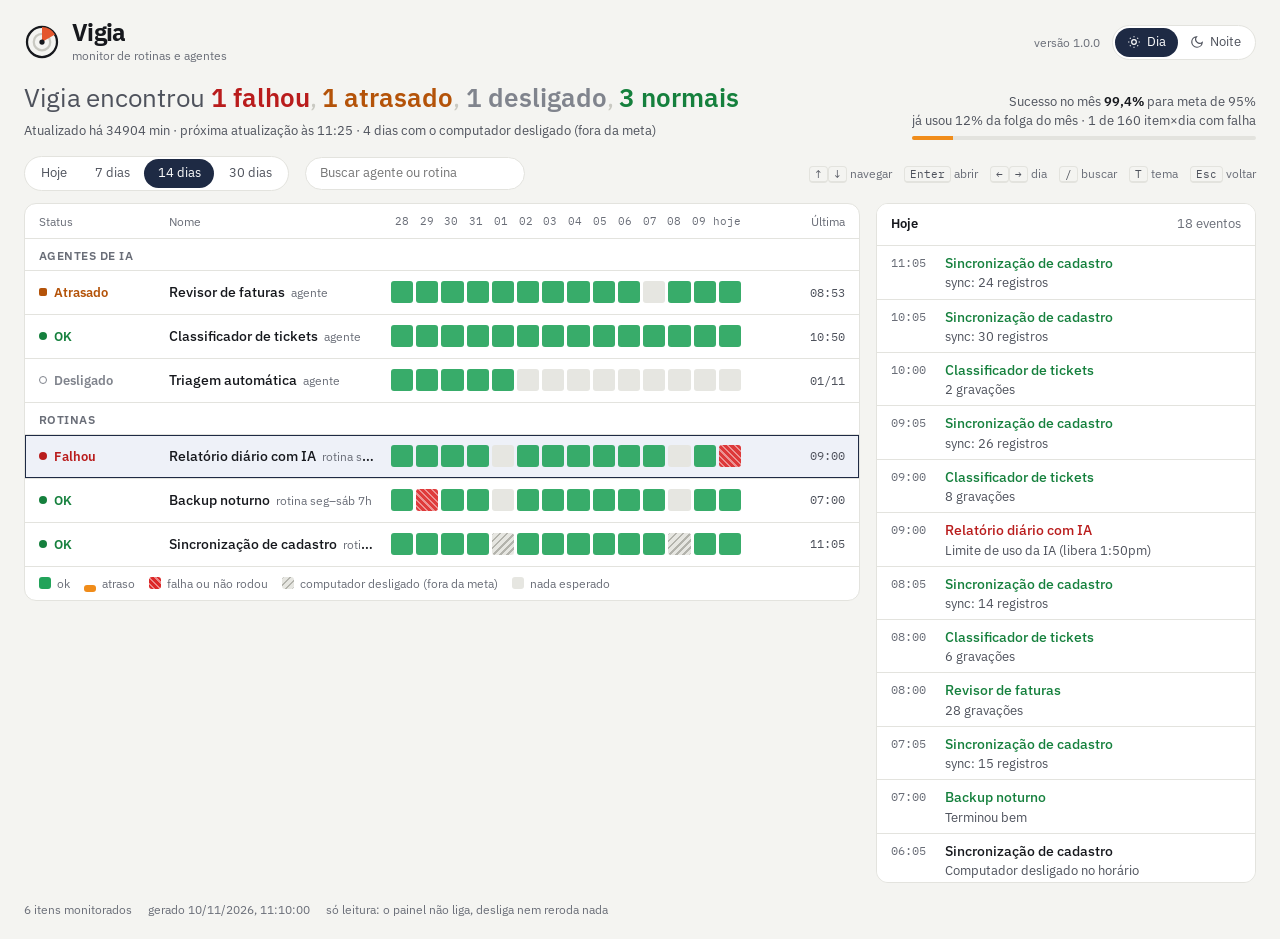
<file: docs/demo/index.html>
<!DOCTYPE html>
<html lang="pt-BR"><head><meta charset="utf-8">
<meta name="viewport" content="width=device-width,initial-scale=1">
<meta http-equiv="refresh" content="300">
<title>Vigia</title>
<link rel="icon" href="data:image/svg+xml,%3Csvg%20xmlns%3D%22http%3A//www.w3.org/2000/svg%22%20viewBox%3D%220%200%2048%2048%22%3E%3Ccircle%20cx%3D%2224%22%20cy%3D%2224%22%20r%3D%2220%22%20fill%3D%22%23fff%22%20stroke%3D%22%23111%22%20stroke-width%3D%224%22/%3E%3Cpath%20d%3D%22M24%2024%20L24%204%20A20%2020%200%200%201%2041.3%2014%20Z%22%20fill%3D%22%23E4572E%22/%3E%3Ccircle%20cx%3D%2224%22%20cy%3D%2224%22%20r%3D%224.5%22%20fill%3D%22%23111%22/%3E%3C/svg%3E">
<link rel="preconnect" href="https://fonts.googleapis.com"><link rel="preconnect" href="https://fonts.gstatic.com" crossorigin>
<link href="https://fonts.googleapis.com/css2?family=IBM+Plex+Mono:wght@400;500&family=IBM+Plex+Sans:wght@400;500;600;700&display=swap" rel="stylesheet">

<style>
/* Tema neutro do Vigia (padrão do repositório). Para outro visual, copie esta pasta,
   troque os valores e aponte `tema = "caminho/da/pasta"` no vigia.toml. */
:root{
 --bg:#F4F4F1;--sf:#FFFFFF;--sf2:#F1F1EE;--ln:#E3E3DE;--ln2:#C9C9C2;
 --tx:#16181D;--mu:#4E525C;--dim:#6A6E78;
 --pri:#1E2A44;--pri2:#2F5BD3;--linha:#2F5BD3;--pill-tx:#FFFFFF;--varre:#E4572E;
 --ok:#15803D;--late:#B45309;--er:#B91C1C;
 --ok-cel:#22A35A;--late-cel:#F08C1A;--er-cel:#DC2626;--off:#80848D;
 --sel:#EEF1F8;--cel-none:#E6E6E1;--cel-pc:#B3B3AC;--grid:#E3E3DE;--eixo:#6A6E78;--cursor:#80848D;--foco:#16181D;
 --faixa:#2F5BD31A;
 --acao-er-bg:#FEF2F2;--acao-er-ln:#FECACA;--acao-er-tx:#450A0A;--acao-late-bg:#FFF7ED;--acao-late-ln:#FED7AA;--acao-late-tx:#431407;
 --sombra:#16181D40;
 --ease:cubic-bezier(.16,1,.3,1);
 --font:'IBM Plex Sans',ui-sans-serif,sans-serif;--mono:'IBM Plex Mono',ui-monospace,monospace;
}
[data-tema="noite"]{
 --bg:#111317;--sf:#1A1D23;--sf2:#22262D;--ln:#2B3038;--ln2:#3A404A;
 --tx:#ECEDEF;--mu:#A4A9B3;--dim:#878C96;
 --pri:#3B66E0;--pri2:#6E92F0;--linha:#7FA0F4;--pill-tx:#FFFFFF;
 --ok:#4ADE80;--late:#FBA94C;--er:#F87171;
 --ok-cel:#22A35A;--late-cel:#F08C1A;--er-cel:#EF4444;--off:#7A808A;
 --sel:#1E2738;--cel-none:#262A31;--cel-pc:#3E444E;--grid:#2B3038;--eixo:#878C96;--cursor:#A4A9B3;--foco:#ECEDEF;
 --faixa:#7FA0F41F;
 --acao-er-bg:#EF44441A;--acao-er-ln:#F8717140;--acao-er-tx:#ECEDEF;--acao-late-bg:#F08C1A1A;--acao-late-ln:#FBA94C40;--acao-late-tx:#ECEDEF;
 --sombra:#000A;
}

*{box-sizing:border-box}
body{margin:0;background:var(--bg);color:var(--tx);font:14px/1.45 var(--font);font-variant-numeric:tabular-nums;padding:20px 24px;transition:background-color .3s,color .3s}
.wrap{max-width:1400px;margin:auto}
.mono{font-family:var(--mono)}.mu{color:var(--mu)}.dim{color:var(--dim)}
.ok{color:var(--ok)}.late{color:var(--late)}.er,.nr{color:var(--er)}.off,.none{color:var(--off)}.run{color:var(--pri2)}
button{font:inherit;color:inherit;background:none;border:0;cursor:pointer;padding:0}
:focus-visible{outline:2px solid var(--pri2);outline-offset:2px;border-radius:4px}
kbd{font-family:var(--mono);font-size:11px;border:1px solid var(--ln);border-bottom-width:2px;border-radius:4px;padding:0 5px;color:var(--mu)}
/* marca */
.topo{display:flex;align-items:center;gap:12px;margin-bottom:18px}
.marca{display:flex;align-items:center;gap:12px}
.marca .mk{width:36px;height:36px;flex:none}
.marca .wm{font-size:24px;font-weight:700;letter-spacing:-.03em;line-height:1}
.marca .end{display:flex;align-items:center;gap:6px;color:var(--dim);font-size:12px;margin-top:3px}
.varre{transform-origin:24px 24px;animation:varre 2.6s cubic-bezier(.45,0,.55,1) 1}
@keyframes varre{from{transform:rotate(-360deg)}to{transform:rotate(0)}}
.marca.alerta .varre{animation:varre 2.6s linear infinite}
.versao{margin-left:auto;font-size:12px;color:var(--dim);text-align:right}
.versao a{color:var(--pri2)}
.novo-v{display:none;background:var(--acao-late-bg);border:1px solid var(--acao-late-ln);color:var(--acao-late-tx);border-radius:9999px;padding:3px 10px;font-size:12px;margin-left:8px}
.tema{display:inline-flex;background:var(--sf);border:1px solid var(--ln);border-radius:9999px;padding:2px}
.tema button{padding:5px 12px;border-radius:9999px;color:var(--mu);font-size:13px;display:inline-flex;align-items:center;gap:6px}
.tema button.on{background:var(--pri);color:var(--pill-tx)}
.tema svg{width:14px;height:14px}
/* topo: a frase é o filtro */
.head{display:flex;align-items:flex-end;justify-content:space-between;gap:24px;margin-bottom:16px;flex-wrap:wrap}
.frase{font-size:26px;font-weight:600;letter-spacing:-.01em;line-height:1.2}
.frase button{border-bottom:2px solid transparent;transition:border-color .2s}
.frase button:hover,.frase button.on{border-color:currentColor}
.frase .sep{color:var(--ln2);font-weight:400}
.sub{color:var(--mu);font-size:13px;margin-top:6px}
.meta{min-width:280px;text-align:right;font-size:13px;color:var(--mu)}
.meta b{color:var(--tx);font-weight:600}
.bar{height:4px;background:var(--ln);border-radius:9999px;margin-top:6px;overflow:hidden}.bar i{display:block;height:100%;background:var(--late-cel)}
.bar i.cheia{background:var(--er-cel)}
/* controles */
.ctl{display:flex;gap:16px;align-items:center;margin-bottom:12px;font-size:13px;flex-wrap:wrap}
.seg{display:inline-flex;background:var(--sf);border:1px solid var(--ln);border-radius:9999px;padding:2px;position:relative}
.seg button{padding:5px 14px;border-radius:9999px;color:var(--mu);position:relative;z-index:1;transition:color .2s}
.seg button.on{color:var(--pill-tx)}
.seg .pill{position:absolute;top:2px;bottom:2px;background:var(--pri);border-radius:9999px;transition:left .35s var(--ease),width .35s var(--ease)}
.busca{background:var(--sf);border:1px solid var(--ln);border-radius:9999px;padding:6px 14px;color:var(--tx);font:inherit;width:220px}
.atalhos{margin-left:auto;color:var(--dim);font-size:12px;display:flex;gap:12px;flex-wrap:wrap}
/* principal */
.main{position:relative;display:grid;grid-template-columns:minmax(0,1fr) 380px;gap:16px}
.mtx{background:var(--sf);border:1px solid var(--ln);border-radius:12px;overflow:hidden}
.grupo{padding:9px 14px 5px;font-size:11.5px;font-weight:600;color:var(--dim);letter-spacing:.04em;text-transform:uppercase;border-top:1px solid var(--ln)}
.grupo:first-of-type{border-top:0}
.row{display:grid;grid-template-columns:118px 210px 1fr 92px;align-items:center;gap:12px;padding:0 14px;height:44px;border-top:1px solid var(--ln);cursor:pointer;transition:background .15s,opacity .25s}
.row.hd{height:34px;border-top:0;cursor:default;font-size:12px;color:var(--dim)}
.row:not(.hd):hover{background:var(--sf2)}
.row.sel{background:var(--sel);box-shadow:inset 0 0 0 1px var(--pri)}
.row.dimmed{opacity:.28}.row.hide{display:none}
.st{font-size:12.5px;font-weight:600;display:flex;align-items:center;gap:7px;white-space:nowrap}
.st i{width:8px;height:8px;border-radius:50%;background:currentColor;flex:none}
.st.late i{border-radius:2px}.st.off i,.st.none i{background:none;border:1.5px solid currentColor}
.st.nr i{border-radius:0;transform:rotate(45deg);width:7px;height:7px}
.st.run i{animation:pulsa 1.2s infinite}
@keyframes pulsa{50%{opacity:.3}}
.nm{font-weight:500;white-space:nowrap;overflow:hidden;text-overflow:ellipsis}.nm small{color:var(--dim);font-weight:400;margin-left:6px}
.cells{display:grid;gap:3px;height:22px}
.cell{border-radius:3px;background:var(--ok-cel);opacity:.9;transition:transform .15s,opacity .15s}
.cell:hover{transform:scaleY(1.25);opacity:1}
.cells{align-items:end}.cell{height:100%}
.cell.late{background:var(--late-cel);height:55%}
.cell.er{background:repeating-linear-gradient(45deg,var(--er-cel) 0 3px,var(--er-cel2,#ffffff73) 3px 4.5px),var(--er-cel)}.cell.none{background:var(--cel-none);opacity:1}
.cell.pc{background:repeating-linear-gradient(135deg,var(--cel-pc) 0 2px,var(--cel-none) 2px 5px);opacity:1}
.cell.focus{outline:2px solid var(--tx);outline-offset:1px}
.ult{font-family:var(--mono);font-size:12px;color:var(--mu);text-align:right}
.days{display:grid;gap:3px;font-family:var(--mono);font-size:10.5px;color:var(--dim)}.days span{text-align:center}
.leg{display:flex;gap:14px;font-size:12px;color:var(--dim);padding:8px 14px;border-top:1px solid var(--ln);flex-wrap:wrap}
.leg span{display:inline-flex;align-items:center;gap:6px}.leg i{width:12px;height:12px;border-radius:3px;display:inline-block}
/* registro */
.log{background:var(--sf);border:1px solid var(--ln);border-radius:12px;overflow:hidden;align-self:start;max-height:calc(100vh - 220px);overflow-y:auto}
.log h3{margin:0;padding:11px 14px;font-size:13px;font-weight:600;border-bottom:1px solid var(--ln);display:flex;justify-content:space-between;position:sticky;top:0;background:var(--sf)}
.log h3 span{font-weight:400;color:var(--dim)}
.ev{display:grid;grid-template-columns:44px 1fr;gap:10px;padding:7px 14px;border-top:1px solid var(--ln);cursor:pointer;transition:background .15s,opacity .25s}
.ev:first-of-type{border-top:0}.ev:hover,.ev.hl{background:var(--sf2)}.ev.dimmed{opacity:.25}
.ev .t{font-family:var(--mono);font-size:12px;color:var(--dim);padding-top:1px}
.ev .w{font-weight:500}.ev .m{font-size:12.5px;color:var(--mu)}
.ev.er .w,.ev.nr .w{color:var(--er)}.ev.late .w{color:var(--late)}
/* detalhe */
.det{position:absolute;top:0;right:0;width:calc(100% - 372px);background:var(--sf);border:1px solid var(--ln2);border-radius:12px;
 box-shadow:-24px 0 48px -28px var(--sombra);transform:translateX(40px);opacity:0;pointer-events:none;transition:transform .45s var(--ease),opacity .3s var(--ease);z-index:5}
.det.on{transform:none;opacity:1;pointer-events:auto}
.main.aberto .row{grid-template-columns:112px 210px 0 0;gap:8px}
.main.aberto .cells,.main.aberto .ult,.main.aberto .days{visibility:hidden}
.dc{transition:opacity .18s}.dc.troca{opacity:0}
.dh{display:flex;align-items:flex-start;gap:12px;padding:16px 18px 10px}
.crumb{font-size:13px;color:var(--mu)}.crumb button{color:var(--mu)}.crumb button:hover{color:var(--tx)}.crumb b{color:var(--tx);font-weight:600}
.dt{font-size:20px;font-weight:600;margin:4px 0}
.what{font-size:13.5px;color:var(--mu);max-width:72ch}
.acao{margin:10px 18px 0;padding:10px 12px;border-radius:12px;background:var(--acao-er-bg);border:1px solid var(--acao-er-ln);color:var(--acao-er-tx);font-size:13.5px}
.acao.late{background:var(--acao-late-bg);border-color:var(--acao-late-ln);color:var(--acao-late-tx)}
.acao b{font-weight:600;color:var(--er)}.acao.late b{color:var(--late)}
.x{margin-left:auto;color:var(--mu);font-size:13px;border:1px solid var(--ln2);border-radius:9999px;padding:3px 12px;flex:none}.x:hover{color:var(--tx);border-color:var(--mu)}
.nums{display:grid;grid-template-columns:repeat(4,1fr);margin:14px 18px 0;border-top:1px solid var(--ln);border-bottom:1px solid var(--ln)}
.nums>div{padding:10px 12px 10px 0}.nums>div+div{padding-left:14px;border-left:1px solid var(--ln)}
.nums .v{font-size:22px;font-weight:600;white-space:nowrap}.nums .l{font-size:12.5px;color:var(--mu)}.nums .c{font-size:12px;color:var(--dim)}
.sec{display:flex;justify-content:space-between;align-items:baseline;margin:16px 18px 6px;font-size:13px;font-weight:600;gap:12px}
.sec span{font-weight:400;color:var(--dim);font-size:12px}
.chart{margin:0 18px;position:relative}
svg{display:block;width:100%;overflow:visible}
.tip{position:absolute;pointer-events:none;background:var(--sf);border:1px solid var(--ln2);border-radius:8px;padding:5px 9px;font-size:12.5px;opacity:0;transition:opacity .1s;white-space:nowrap;box-shadow:0 4px 14px -6px var(--sombra);z-index:3}
.runs{margin:0 18px 16px}
.rd{border-top:1px solid var(--ln);font-size:13px}
.rd summary{display:grid;grid-template-columns:96px 84px 1fr 70px;gap:10px;padding:7px 0;align-items:baseline;cursor:pointer;list-style:none}
.rd summary::-webkit-details-marker{display:none}
.rd .t{font-family:var(--mono);font-size:12px;color:var(--mu)}.rd .d{text-align:right;color:var(--dim);font-family:var(--mono);font-size:12px}
.rd .s{font-weight:600;font-size:12.5px}
.rd pre{white-space:pre-wrap;word-break:break-word;font:12px/1.5 var(--mono);background:var(--sf2);border-radius:8px;padding:10px;margin:0 0 10px;max-height:300px;overflow:auto}
.rd .arq{font:11px var(--mono);color:var(--dim);margin:-4px 0 6px}
.vazio{color:var(--dim);font-size:13px;padding:10px 0}
.rodape{margin-top:18px;font-size:12px;color:var(--dim);display:flex;gap:16px;flex-wrap:wrap}
@media (max-width:1000px){.main{grid-template-columns:1fr}.det{position:fixed;inset:0;width:auto;border-radius:0;overflow:auto}.main.aberto .row{grid-template-columns:118px 1fr 0 0}.log{max-height:none}}
@media (max-width:640px){body{padding:16px}.row{grid-template-columns:100px 1fr 70px;}.row .cells,.row .days{display:none}.atalhos{display:none}.frase{font-size:21px}.nums{grid-template-columns:repeat(2,1fr)}.meta{text-align:left}}
@media (prefers-reduced-motion:reduce){*{transition:none!important;animation:none!important}}
</style></head><body><div class="wrap">

<div class="topo">
 <div class="marca" id="marca"><svg viewBox="0 0 48 48" class="mk" aria-hidden="true"><circle cx="24" cy="24" r="20" fill="none" stroke="var(--tx)" stroke-width="3"/><circle cx="24" cy="24" r="11" fill="none" stroke="var(--ln2)" stroke-width="3"/><path class="varre" d="M24 24 L24 4 A20 20 0 0 1 41.3 14 Z" fill="var(--varre)"/><circle cx="24" cy="24" r="3.5" fill="var(--tx)"/></svg>
  <div><div class="wm">Vigia</div><div class="end"><span>monitor de rotinas e agentes</span></div></div></div>
 <div class="versao"><span id="versao"></span><a class="novo-v" id="novov" target="_blank" rel="noopener"></a></div>
 <div class="tema" id="tema" role="group" aria-label="Tema">
  <button data-t="dia" aria-pressed="true"><svg viewBox="0 0 24 24" fill="none" stroke="currentColor" stroke-width="2"><circle cx="12" cy="12" r="4"/><path d="M12 2v2M12 20v2M4.9 4.9l1.4 1.4M17.7 17.7l1.4 1.4M2 12h2M20 12h2M4.9 19.1l1.4-1.4M17.7 6.3l1.4-1.4"/></svg>Dia</button>
  <button data-t="noite" aria-pressed="false"><svg viewBox="0 0 24 24" fill="none" stroke="currentColor" stroke-width="2"><path d="M21 12.8A9 9 0 1 1 11.2 3a7 7 0 0 0 9.8 9.8z"/></svg>Noite</button>
 </div>
</div>

<div class="head">
 <div><div class="frase" id="frase"></div><div class="sub" id="sub"></div></div>
 <div class="meta" id="meta"></div>
</div>

<div class="ctl">
 <div class="seg" id="per"><span class="pill"></span><button data-d="1">Hoje</button><button data-d="7">7 dias</button><button data-d="14" class="on">14 dias</button><button data-d="30">30 dias</button></div>
 <input class="busca" id="busca" placeholder="Buscar agente ou rotina" aria-label="Buscar">
 <div class="atalhos"><span><kbd>↑</kbd><kbd>↓</kbd> navegar</span><span><kbd>Enter</kbd> abrir</span><span><kbd>←</kbd><kbd>→</kbd> dia</span><span><kbd>/</kbd> buscar</span><span><kbd>T</kbd> tema</span><span><kbd>Esc</kbd> voltar</span></div>
</div>

<div class="main" id="main">
 <div><div class="mtx" id="mtx"></div></div>
 <div class="log" id="log"></div>
 <div class="det" id="det" role="dialog" aria-label="Detalhe"><div class="dc" id="dc"></div></div>
</div>
<div class="rodape" id="rodape"></div>

<script>
const D={"titulo": "Vigia", "subtitulo": "", "versao": "1.0.0", "gerado": "2026-11-10T11:10:00", "intervalo_min": 15, "meta": 0.95, "sucesso_mes": 0.99375, "folga_usada": 0.12499999999999989, "ok_mes": 159, "ruim_mes": 1, "pc_dias": 4, "itens": [{"k": "relatorio", "nome": "Relatório diário com IA", "area": "Rotinas", "tipo": "rotina seg–sáb 9h", "fonte": "log_texto", "st": "er", "motivo": "Limite de uso da IA (libera 1:50pm)", "ult": "09:00", "oque": "Resume o dia anterior em um relatório e salva em HTML.", "acao": "<b>Falhou 09:00: Limite de uso da IA (libera 1:50pm).<\/b> Volta sozinho amanhã. Para ter o relatório hoje, rode à mão depois que o limite renovar.", "dias": ["er", "ok", "none", "ok", "ok", "ok", "ok", "ok", "ok", "none", "ok", "ok", "ok", "ok", "ok", "ok", "none", "ok", "ok", "ok", "ok", "none", "none", "none", "none", "none", "none", "none", "none", "none"], "vol": [0, 1, 0, 1, 1, 1, 1, 1, 1, 0, 1, 1, 1, 1, 1, 1, 0, 1, 1, 1, 1, 0, 0, 0, 0, 0, 0, 0, 0, 0], "volNome": "rodadas ok por dia", "nums": [["87,5%", "sucesso no mês", "7 de 8 rodadas"], ["8 s", "última duração", "normal: 3 min 38 s a 4 min 51 s"], ["1", "falha seguida", "desde a última ok"], ["11/11", "próxima rodada", "seg–sáb 9h"]], "rodadas": {"20": [["09:00", "ok", "Terminou bem", "3 min 58 s", "relatório gerado: 23 itens\nclaude exit=0 Wed Oct 21 09:03:58 -03 2026", "/root/manutencao/painel-agentes/app/exemplos/logs/relatorio/log-2026-10-21.txt"]], "19": [["09:00", "ok", "Terminou bem", "2 min 41 s", "relatório gerado: 20 itens\nclaude exit=0 Thu Oct 22 09:02:41 -03 2026", "/root/manutencao/painel-agentes/app/exemplos/logs/relatorio/log-2026-10-22.txt"]], "18": [["09:00", "ok", "Terminou bem", "4 min 47 s", "relatório gerado: 26 itens\nclaude exit=0 Fri Oct 23 09:04:47 -03 2026", "/root/manutencao/painel-agentes/app/exemplos/logs/relatorio/log-2026-10-23.txt"]], "17": [["09:00", "ok", "Terminou bem", "4 min 06 s", "relatório gerado: 15 itens\nclaude exit=0 Sat Oct 24 09:04:06 -03 2026", "/root/manutencao/painel-agentes/app/exemplos/logs/relatorio/log-2026-10-24.txt"]], "15": [["09:00", "ok", "Terminou bem", "4 min 51 s", "relatório gerado: 14 itens\nclaude exit=0 Mon Oct 26 09:04:51 -03 2026", "/root/manutencao/painel-agentes/app/exemplos/logs/relatorio/log-2026-10-26.txt"]], "14": [["09:00", "ok", "Terminou bem", "5 min 10 s", "relatório gerado: 21 itens\nclaude exit=0 Tue Oct 27 09:05:10 -03 2026", "/root/manutencao/painel-agentes/app/exemplos/logs/relatorio/log-2026-10-27.txt"]], "13": [["09:00", "ok", "Terminou bem", "4 min 57 s", "relatório gerado: 23 itens\nclaude exit=0 Wed Oct 28 09:04:57 -03 2026", "/root/manutencao/painel-agentes/app/exemplos/logs/relatorio/log-2026-10-28.txt"]], "12": [["09:00", "ok", "Terminou bem", "2 min 47 s", "relatório gerado: 18 itens\nclaude exit=0 Thu Oct 29 09:02:47 -03 2026", "/root/manutencao/painel-agentes/app/exemplos/logs/relatorio/log-2026-10-29.txt"]], "11": [["09:00", "ok", "Terminou bem", "5 min 19 s", "relatório gerado: 13 itens\nclaude exit=0 Fri Oct 30 09:05:19 -03 2026", "/root/manutencao/painel-agentes/app/exemplos/logs/relatorio/log-2026-10-30.txt"]], "10": [["09:00", "ok", "Terminou bem", "3 min 44 s", "relatório gerado: 19 itens\nclaude exit=0 Sat Oct 31 09:03:44 -03 2026", "/root/manutencao/painel-agentes/app/exemplos/logs/relatorio/log-2026-10-31.txt"]], "8": [["09:00", "ok", "Terminou bem", "3 min 29 s", "relatório gerado: 14 itens\nclaude exit=0 Mon Nov  2 09:03:29 -03 2026", "/root/manutencao/painel-agentes/app/exemplos/logs/relatorio/log-2026-11-02.txt"]], "7": [["09:00", "ok", "Terminou bem", "4 min 07 s", "relatório gerado: 15 itens\nclaude exit=0 Tue Nov  3 09:04:07 -03 2026", "/root/manutencao/painel-agentes/app/exemplos/logs/relatorio/log-2026-11-03.txt"]], "6": [["09:00", "ok", "Terminou bem", "4 min 26 s", "relatório gerado: 20 itens\nclaude exit=0 Wed Nov  4 09:04:26 -03 2026", "/root/manutencao/painel-agentes/app/exemplos/logs/relatorio/log-2026-11-04.txt"]], "5": [["09:00", "ok", "Terminou bem", "3 min 11 s", "relatório gerado: 23 itens\nclaude exit=0 Thu Nov  5 09:03:11 -03 2026", "/root/manutencao/painel-agentes/app/exemplos/logs/relatorio/log-2026-11-05.txt"]], "4": [["09:00", "ok", "Terminou bem", "4 min", "relatório gerado: 23 itens\nclaude exit=0 Fri Nov  6 09:04:00 -03 2026", "/root/manutencao/painel-agentes/app/exemplos/logs/relatorio/log-2026-11-06.txt"]], "3": [["09:00", "ok", "Terminou bem", "3 min 38 s", "relatório gerado: 18 itens\nclaude exit=0 Sat Nov  7 09:03:38 -03 2026", "/root/manutencao/painel-agentes/app/exemplos/logs/relatorio/log-2026-11-07.txt"]], "1": [["09:00", "ok", "Terminou bem", "5 min 05 s", "relatório gerado: 14 itens\nclaude exit=0 Mon Nov  9 09:05:05 -03 2026", "/root/manutencao/painel-agentes/app/exemplos/logs/relatorio/log-2026-11-09.txt"]], "0": [["09:00", "er", "Limite de uso da IA (libera 1:50pm)", "8 s", "You've hit your 5-hour limit · resets 1:50pm (America/Sao_Paulo)\nclaude exit=1 Tue Nov 10 09:00:08 -03 2026", "/root/manutencao/painel-agentes/app/exemplos/logs/relatorio/log-2026-11-10.txt"]]}, "durs": [238, 161, 287, 246, 291, 310, 297, 167, 319, 224, 209, 247, 266, 191, 240, 218, 305], "ok_mes": 7, "ruim_mes": 1, "prox": "2026-11-11T09:00:00"}, {"k": "revisor", "nome": "Revisor de faturas", "area": "Agentes de IA", "tipo": "agente", "fonte": "sql", "st": "late", "motivo": "Sem atividade há 2h17 (normal: até 1h00)", "ult": "08:53", "oque": "Confere se cada fatura bate com o pedido e separa as que precisam de pessoa.", "acao": "<b>Sem atividade há 2h17 (normal: até 1h00).<\/b> Veja a fila de faturas no sistema.", "dias": ["ok", "ok", "ok", "none", "ok", "ok", "ok", "ok", "ok", "ok", "ok", "ok", "ok", "ok", "ok", "ok", "ok", "er", "ok", "ok", "ok", "ok", "ok", "er", "ok", "ok", "ok", "ok", "ok", "ok"], "vol": [28, 56, 5, 0, 62, 57, 61, 63, 60, 6, 6, 56, 62, 63, 62, 60, 7, 6, 65, 60, 58, 60, 63, 4, 1, 59, 55, 58, 52, 61], "volNome": "faturas revisadas por dia", "nums": [["28", "revisadas hoje", "normal: 58 a 62"], ["16 de 585", "não conseguiu ler", "14 dias"], ["50 de 585", "passadas para pessoa", "14 dias"], ["2h17", "sem atividade", "normal: até 1h00"]], "rodadas": {"13": [["19:00", "ok", "7 gravações", "", "", ""], ["18:00", "ok", "6 gravações", "", "", ""], ["17:00", "ok", "3 gravações", "", "", ""], ["16:00", "ok", "7 gravações", "", "", ""], ["15:00", "ok", "5 gravações", "", "", ""], ["14:00", "ok", "4 gravações", "", "", ""], ["13:00", "ok", "1 gravação", "", "", ""], ["12:00", "ok", "5 gravações", "", "", ""], ["11:00", "ok", "3 gravações", "", "", ""], ["10:00", "ok", "7 gravações", "", "", ""], ["09:00", "er", "9 gravações, 1 com erro: ", "", "", ""], ["08:00", "ok", "6 gravações", "", "", ""]], "12": [["19:00", "ok", "6 gravações", "", "", ""], ["18:00", "ok", "3 gravações", "", "", ""], ["17:00", "ok", "10 gravações", "", "", ""], ["16:00", "ok", "3 gravações", "", "", ""], ["15:00", "ok", "6 gravações", "", "", ""], ["14:00", "ok", "3 gravações", "", "", ""], ["13:00", "ok", "5 gravações", "", "", ""], ["12:00", "ok", "5 gravações", "", "", ""], ["11:00", "ok", "7 gravações", "", "", ""], ["10:00", "ok", "3 gravações", "", "", ""], ["09:00", "ok", "5 gravações", "", "", ""], ["08:00", "ok", "6 gravações", "", "", ""]], "11": [["19:00", "ok", "4 gravações", "", "", ""], ["18:00", "ok", "8 gravações", "", "", ""], ["17:00", "ok", "3 gravações", "", "", ""], ["16:00", "ok", "2 gravações", "", "", ""], ["15:00", "ok", "5 gravações", "", "", ""], ["14:00", "er", "10 gravações, 1 com erro: ", "", "", ""], ["13:00", "ok", "4 gravações", "", "", ""], ["12:00", "ok", "4 gravações", "", "", ""], ["11:00", "ok", "1 gravação", "", "", ""], ["10:00", "ok", "5 gravações", "", "", ""], ["09:00", "ok", "6 gravações", "", "", ""], ["08:00", "ok", "4 gravações", "", "", ""]], "10": [["19:00", "ok", "2 gravações", "", "", ""], ["17:00", "ok", "1 gravação", "", "", ""], ["14:00", "ok", "1 gravação", "", "", ""], ["13:00", "ok", "1 gravação", "", "", ""], ["09:00", "ok", "1 gravação", "", "", ""]], "9": [["15:00", "ok", "1 gravação", "", "", ""], ["14:00", "ok", "1 gravação", "", "", ""], ["12:00", "ok", "1 gravação", "", "", ""], ["10:00", "ok", "2 gravações", "", "", ""], ["08:00", "ok", "1 gravação", "", "", ""]], "8": [["19:00", "ok", "4 gravações", "", "", ""], ["18:00", "er", "7 gravações, 1 com erro: ", "", "", ""], ["17:00", "ok", "7 gravações", "", "", ""], ["16:00", "ok", "3 gravações", "", "", ""], ["15:00", "ok", "5 gravações", "", "", ""], ["14:00", "ok", "6 gravações", "", "", ""], ["13:00", "ok", "7 gravações", "", "", ""], ["12:00", "ok", "5 gravações", "", "", ""], ["11:00", "ok", "2 gravações", "", "", ""], ["10:00", "ok", "6 gravações", "", "", ""], ["09:00", "ok", "5 gravações", "", "", ""], ["08:00", "ok", "3 gravações", "", "", ""]], "7": [["19:00", "ok", "11 gravações", "", "", ""], ["18:00", "ok", "5 gravações", "", "", ""], ["17:00", "er", "7 gravações, 1 com erro: ", "", "", ""], ["16:00", "ok", "5 gravações", "", "", ""], ["15:00", "ok", "6 gravações", "", "", ""], ["14:00", "ok", "4 gravações", "", "", ""], ["13:00", "ok", "2 gravações", "", "", ""], ["12:00", "ok", "6 gravações", "", "", ""], ["11:00", "ok", "1 gravação", "", "", ""], ["10:00", "er", "9 gravações, 1 com erro: ", "", "", ""], ["09:00", "ok", "4 gravações", "", "", ""], ["08:00", "ok", "3 gravações", "", "", ""]], "6": [["19:00", "ok", "7 gravações", "", "", ""], ["18:00", "ok", "3 gravações", "", "", ""], ["17:00", "ok", "4 gravações", "", "", ""], ["16:00", "ok", "5 gravações", "", "", ""], ["15:00", "ok", "5 gravações", "", "", ""], ["14:00", "ok", "6 gravações", "", "", ""], ["13:00", "ok", "5 gravações", "", "", ""], ["12:00", "ok", "5 gravações", "", "", ""], ["11:00", "ok", "3 gravações", "", "", ""], ["10:00", "ok", "3 gravações", "", "", ""], ["09:00", "ok", "8 gravações", "", "", ""], ["08:00", "ok", "7 gravações", "", "", ""]], "5": [["19:00", "er", "6 gravações, 1 com erro: ", "", "", ""], ["18:00", "ok", "6 gravações", "", "", ""], ["17:00", "ok", "5 gravações", "", "", ""], ["16:00", "ok", "4 gravações", "", "", ""], ["15:00", "ok", "4 gravações", "", "", ""], ["14:00", "ok", "2 gravações", "", "", ""], ["13:00", "ok", "6 gravações", "", "", ""], ["12:00", "ok", "5 gravações", "", "", ""], ["11:00", "ok", "7 gravações", "", "", ""], ["10:00", "ok", "3 gravações", "", "", ""], ["09:00", "ok", "5 gravações", "", "", ""], ["08:00", "ok", "4 gravações", "", "", ""]], "4": [["19:00", "ok", "4 gravações", "", "", ""], ["18:00", "ok", "5 gravações", "", "", ""], ["17:00", "er", "8 gravações, 1 com erro: ", "", "", ""], ["16:00", "er", "4 gravações, 1 com erro: ", "", "", ""], ["15:00", "er", "4 gravações, 1 com erro: ", "", "", ""], ["14:00", "ok", "5 gravações", "", "", ""], ["13:00", "er", "4 gravações, 1 com erro: ", "", "", ""], ["12:00", "ok", "7 gravações", "", "", ""], ["11:00", "ok", "8 gravações", "", "", ""], ["10:00", "ok", "5 gravações", "", "", ""], ["09:00", "ok", "6 gravações", "", "", ""], ["08:00", "ok", "2 gravações", "", "", ""]], "2": [["17:00", "ok", "1 gravação", "", "", ""], ["15:00", "ok", "1 gravação", "", "", ""], ["11:00", "ok", "1 gravação", "", "", ""], ["10:00", "ok", "1 gravação", "", "", ""], ["09:00", "ok", "1 gravação", "", "", ""]], "1": [["19:00", "ok", "3 gravações", "", "", ""], ["18:00", "ok", "6 gravações", "", "", ""], ["17:00", "ok", "6 gravações", "", "", ""], ["16:00", "ok", "4 gravações", "", "", ""], ["15:00", "ok", "3 gravações", "", "", ""], ["14:00", "ok", "4 gravações", "", "", ""], ["13:00", "ok", "8 gravações", "", "", ""], ["12:00", "ok", "4 gravações", "", "", ""], ["11:00", "ok", "3 gravações", "", "", ""], ["10:00", "ok", "7 gravações", "", "", ""], ["09:00", "ok", "4 gravações", "", "", ""], ["08:00", "ok", "4 gravações", "", "", ""]], "0": [["08:00", "ok", "28 gravações", "", "", ""]], "14": [["dia", "ok", "62 gravações · 3 com erro · 4 com pessoa", "", "", ""]], "15": [["dia", "ok", "60 gravações · 1 com erro · 4 com pessoa", "", "", ""]], "16": [["dia", "ok", "7 gravações · 0 com erro · 0 com pessoa", "", "", ""]], "17": [["dia", "er", "6 gravações · 1 com erro · 0 com pessoa", "", "", ""]], "18": [["dia", "ok", "65 gravações · 0 com erro · 4 com pessoa", "", "", ""]], "19": [["dia", "ok", "60 gravações · 4 com erro · 5 com pessoa", "", "", ""]], "20": [["dia", "ok", "58 gravações · 3 com erro · 6 com pessoa", "", "", ""]], "21": [["dia", "ok", "60 gravações · 4 com erro · 4 com pessoa", "", "", ""]], "22": [["dia", "ok", "63 gravações · 1 com erro · 3 com pessoa", "", "", ""]], "23": [["dia", "er", "4 gravações · 1 com erro · 0 com pessoa", "", "", ""]], "24": [["dia", "ok", "1 gravações · 0 com erro · 0 com pessoa", "", "", ""]], "25": [["dia", "ok", "59 gravações · 1 com erro · 9 com pessoa", "", "", ""]], "26": [["dia", "ok", "55 gravações · 2 com erro · 6 com pessoa", "", "", ""]], "27": [["dia", "ok", "58 gravações · 4 com erro · 7 com pessoa", "", "", ""]], "28": [["dia", "ok", "52 gravações · 2 com erro · 3 com pessoa", "", "", ""]], "29": [["dia", "ok", "61 gravações · 2 com erro · 5 com pessoa", "", "", ""]]}, "durs": [], "ok_mes": 9, "ruim_mes": 0, "prox": null}, {"k": "backup", "nome": "Backup noturno", "area": "Rotinas", "tipo": "rotina seg–sáb 7h", "fonte": "log_texto", "st": "ok", "motivo": "Terminou bem", "ult": "07:00", "oque": "Copia os arquivos do servidor para o disco externo.", "acao": "", "dias": ["ok", "ok", "none", "ok", "ok", "ok", "ok", "ok", "ok", "none", "ok", "ok", "er", "ok", "ok", "ok", "none", "ok", "ok", "ok", "ok", "ok", "ok", "none", "ok", "ok", "ok", "ok", "ok", "ok"], "vol": [849, 847, 0, 972, 910, 942, 1016, 881, 803, 0, 942, 1029, 0, 1079, 1132, 901, 0, 813, 1058, 911, 815, 1016, 844, 0, 1179, 852, 871, 925, 1179, 857], "volNome": "arquivos copiados por dia", "nums": [["100,0%", "sucesso no mês", "8 de 8 rodadas"], ["1 min", "última duração", "normal: 54 s a 1 min 24 s"], ["0", "falhas seguidas", "nenhuma"], ["11/11", "próxima rodada", "seg–sáb 7h"]], "rodadas": {"29": [["07:00", "ok", "Terminou bem", "1 min 20 s", "iniciando backup\n857 arquivos copiados\nexit=0 Mon Oct 12 07:01:20 -03 2026", "/root/manutencao/painel-agentes/app/exemplos/logs/backup/log-2026-10-12.txt"]], "28": [["07:00", "ok", "Terminou bem", "41 s", "iniciando backup\n1179 arquivos copiados\nexit=0 Tue Oct 13 07:00:41 -03 2026", "/root/manutencao/painel-agentes/app/exemplos/logs/backup/log-2026-10-13.txt"]], "27": [["07:00", "ok", "Terminou bem", "57 s", "iniciando backup\n925 arquivos copiados\nexit=0 Wed Oct 14 07:00:57 -03 2026", "/root/manutencao/painel-agentes/app/exemplos/logs/backup/log-2026-10-14.txt"]], "26": [["07:00", "ok", "Terminou bem", "54 s", "iniciando backup\n871 arquivos copiados\nexit=0 Thu Oct 15 07:00:54 -03 2026", "/root/manutencao/painel-agentes/app/exemplos/logs/backup/log-2026-10-15.txt"]], "25": [["07:00", "ok", "Terminou bem", "1 min 27 s", "iniciando backup\n852 arquivos copiados\nexit=0 Fri Oct 16 07:01:27 -03 2026", "/root/manutencao/painel-agentes/app/exemplos/logs/backup/log-2026-10-16.txt"]], "24": [["07:00", "ok", "Terminou bem", "1 min 23 s", "iniciando backup\n1179 arquivos copiados\nexit=0 Sat Oct 17 07:01:23 -03 2026", "/root/manutencao/painel-agentes/app/exemplos/logs/backup/log-2026-10-17.txt"]], "22": [["07:00", "ok", "Terminou bem", "1 min 14 s", "iniciando backup\n844 arquivos copiados\nexit=0 Mon Oct 19 07:01:14 -03 2026", "/root/manutencao/painel-agentes/app/exemplos/logs/backup/log-2026-10-19.txt"]], "21": [["07:00", "ok", "Terminou bem", "1 min 17 s", "iniciando backup\n1016 arquivos copiados\nexit=0 Tue Oct 20 07:01:17 -03 2026", "/root/manutencao/painel-agentes/app/exemplos/logs/backup/log-2026-10-20.txt"]], "20": [["07:00", "ok", "Terminou bem", "42 s", "iniciando backup\n815 arquivos copiados\nexit=0 Wed Oct 21 07:00:42 -03 2026", "/root/manutencao/painel-agentes/app/exemplos/logs/backup/log-2026-10-21.txt"]], "19": [["07:00", "ok", "Terminou bem", "45 s", "iniciando backup\n911 arquivos copiados\nexit=0 Thu Oct 22 07:00:45 -03 2026", "/root/manutencao/painel-agentes/app/exemplos/logs/backup/log-2026-10-22.txt"]], "18": [["07:00", "ok", "Terminou bem", "54 s", "iniciando backup\n1058 arquivos copiados\nexit=0 Fri Oct 23 07:00:54 -03 2026", "/root/manutencao/painel-agentes/app/exemplos/logs/backup/log-2026-10-23.txt"]], "17": [["07:00", "ok", "Terminou bem", "1 min 18 s", "iniciando backup\n813 arquivos copiados\nexit=0 Sat Oct 24 07:01:18 -03 2026", "/root/manutencao/painel-agentes/app/exemplos/logs/backup/log-2026-10-24.txt"]], "15": [["07:00", "ok", "Terminou bem", "1 min 15 s", "iniciando backup\n901 arquivos copiados\nexit=0 Mon Oct 26 07:01:15 -03 2026", "/root/manutencao/painel-agentes/app/exemplos/logs/backup/log-2026-10-26.txt"]], "14": [["07:00", "ok", "Terminou bem", "1 min 25 s", "iniciando backup\n1132 arquivos copiados\nexit=0 Tue Oct 27 07:01:25 -03 2026", "/root/manutencao/painel-agentes/app/exemplos/logs/backup/log-2026-10-27.txt"]], "13": [["07:00", "ok", "Terminou bem", "1 min 24 s", "iniciando backup\n1079 arquivos copiados\nexit=0 Wed Oct 28 07:01:24 -03 2026", "/root/manutencao/painel-agentes/app/exemplos/logs/backup/log-2026-10-28.txt"]], "12": [["07:00", "er", "Disco cheio", "1 min 06 s", "erro: disco cheio\nexit=2 Thu Oct 29 07:01:06 -03 2026", "/root/manutencao/painel-agentes/app/exemplos/logs/backup/log-2026-10-29.txt"]], "11": [["07:00", "ok", "Terminou bem", "54 s", "iniciando backup\n1029 arquivos copiados\nexit=0 Fri Oct 30 07:00:54 -03 2026", "/root/manutencao/painel-agentes/app/exemplos/logs/backup/log-2026-10-30.txt"]], "10": [["07:00", "ok", "Terminou bem", "1 min 17 s", "iniciando backup\n942 arquivos copiados\nexit=0 Sat Oct 31 07:01:17 -03 2026", "/root/manutencao/painel-agentes/app/exemplos/logs/backup/log-2026-10-31.txt"]], "8": [["07:00", "ok", "Terminou bem", "1 min 31 s", "iniciando backup\n803 arquivos copiados\nexit=0 Mon Nov  2 07:01:31 -03 2026", "/root/manutencao/painel-agentes/app/exemplos/logs/backup/log-2026-11-02.txt"]], "7": [["07:00", "ok", "Terminou bem", "1 min 28 s", "iniciando backup\n881 arquivos copiados\nexit=0 Tue Nov  3 07:01:28 -03 2026", "/root/manutencao/painel-agentes/app/exemplos/logs/backup/log-2026-11-03.txt"]], "6": [["07:00", "ok", "Terminou bem", "1 min 24 s", "iniciando backup\n1016 arquivos copiados\nexit=0 Wed Nov  4 07:01:24 -03 2026", "/root/manutencao/painel-agentes/app/exemplos/logs/backup/log-2026-11-04.txt"]], "5": [["07:00", "ok", "Terminou bem", "1 min", "iniciando backup\n942 arquivos copiados\nexit=0 Thu Nov  5 07:01:01 -03 2026", "/root/manutencao/painel-agentes/app/exemplos/logs/backup/log-2026-11-05.txt"]], "4": [["07:00", "ok", "Terminou bem", "49 s", "iniciando backup\n910 arquivos copiados\nexit=0 Fri Nov  6 07:00:49 -03 2026", "/root/manutencao/painel-agentes/app/exemplos/logs/backup/log-2026-11-06.txt"]], "3": [["07:00", "ok", "Terminou bem", "1 min 28 s", "iniciando backup\n972 arquivos copiados\nexit=0 Sat Nov  7 07:01:28 -03 2026", "/root/manutencao/painel-agentes/app/exemplos/logs/backup/log-2026-11-07.txt"]], "1": [["07:00", "ok", "Terminou bem", "46 s", "iniciando backup\n847 arquivos copiados\nexit=0 Mon Nov  9 07:00:46 -03 2026", "/root/manutencao/painel-agentes/app/exemplos/logs/backup/log-2026-11-09.txt"]], "0": [["07:00", "ok", "Terminou bem", "1 min", "iniciando backup\n849 arquivos copiados\nexit=0 Tue Nov 10 07:01:04 -03 2026", "/root/manutencao/painel-agentes/app/exemplos/logs/backup/log-2026-11-10.txt"]]}, "durs": [80, 41, 57, 54, 87, 83, 74, 77, 42, 45, 54, 78, 75, 85, 84, 54, 77, 91, 88, 84, 61, 49, 88, 46, 64], "ok_mes": 8, "ruim_mes": 0, "prox": "2026-11-11T07:00:00"}, {"k": "classificador", "nome": "Classificador de tickets", "area": "Agentes de IA", "tipo": "agente", "fonte": "sql", "st": "ok", "motivo": "Última gravação 10:50", "ult": "10:50", "oque": "Lê cada ticket novo e dá categoria e prioridade.", "acao": "", "dias": ["ok", "ok", "ok", "ok", "ok", "ok", "ok", "ok", "ok", "ok", "ok", "ok", "ok", "ok", "ok", "ok", "ok", "ok", "ok", "ok", "ok", "ok", "ok", "ok", "ok", "ok", "ok", "ok", "ok", "ok"], "vol": [16, 42, 5, 10, 37, 38, 41, 33, 39, 12, 14, 37, 39, 36, 38, 46, 9, 10, 42, 41, 48, 39, 42, 10, 10, 45, 40, 37, 40, 38], "volNome": "tickets classificados por dia", "nums": [["16", "classificados hoje", "normal: 38 a 42"], ["0 de 399", "com erro", "14 dias"], ["14 de 399", "corrigidos por pessoa", "14 dias"], ["20 min", "sem atividade", "normal: até 1h19"]], "rodadas": {"13": [["19:00", "ok", "5 gravações", "", "", ""], ["18:00", "ok", "3 gravações", "", "", ""], ["17:00", "ok", "3 gravações", "", "", ""], ["16:00", "ok", "4 gravações", "", "", ""], ["15:00", "ok", "2 gravações", "", "", ""], ["14:00", "ok", "5 gravações", "", "", ""], ["13:00", "ok", "1 gravação", "", "", ""], ["12:00", "ok", "2 gravações", "", "", ""], ["11:00", "ok", "5 gravações", "", "", ""], ["10:00", "ok", "2 gravações", "", "", ""], ["09:00", "ok", "3 gravações", "", "", ""], ["08:00", "ok", "1 gravação", "", "", ""]], "12": [["19:00", "ok", "3 gravações", "", "", ""], ["18:00", "ok", "6 gravações", "", "", ""], ["17:00", "ok", "4 gravações", "", "", ""], ["16:00", "ok", "6 gravações", "", "", ""], ["15:00", "ok", "4 gravações", "", "", ""], ["14:00", "ok", "5 gravações", "", "", ""], ["13:00", "ok", "4 gravações", "", "", ""], ["12:00", "ok", "1 gravação", "", "", ""], ["11:00", "ok", "1 gravação", "", "", ""], ["10:00", "ok", "1 gravação", "", "", ""], ["09:00", "ok", "3 gravações", "", "", ""], ["08:00", "ok", "1 gravação", "", "", ""]], "11": [["19:00", "ok", "3 gravações", "", "", ""], ["18:00", "ok", "4 gravações", "", "", ""], ["17:00", "ok", "3 gravações", "", "", ""], ["16:00", "ok", "3 gravações", "", "", ""], ["15:00", "ok", "4 gravações", "", "", ""], ["14:00", "ok", "3 gravações", "", "", ""], ["13:00", "ok", "2 gravações", "", "", ""], ["12:00", "ok", "1 gravação", "", "", ""], ["11:00", "ok", "2 gravações", "", "", ""], ["10:00", "ok", "4 gravações", "", "", ""], ["09:00", "ok", "4 gravações", "", "", ""], ["08:00", "ok", "4 gravações", "", "", ""]], "10": [["19:00", "ok", "1 gravação", "", "", ""], ["18:00", "ok", "2 gravações", "", "", ""], ["16:00", "ok", "1 gravação", "", "", ""], ["15:00", "ok", "1 gravação", "", "", ""], ["14:00", "ok", "2 gravações", "", "", ""], ["13:00", "ok", "2 gravações", "", "", ""], ["11:00", "ok", "1 gravação", "", "", ""], ["10:00", "ok", "2 gravações", "", "", ""], ["08:00", "ok", "2 gravações", "", "", ""]], "9": [["19:00", "ok", "1 gravação", "", "", ""], ["18:00", "ok", "3 gravações", "", "", ""], ["16:00", "ok", "1 gravação", "", "", ""], ["14:00", "ok", "1 gravação", "", "", ""], ["12:00", "ok", "1 gravação", "", "", ""], ["11:00", "ok", "1 gravação", "", "", ""], ["10:00", "ok", "3 gravações", "", "", ""], ["08:00", "ok", "1 gravação", "", "", ""]], "8": [["19:00", "ok", "2 gravações", "", "", ""], ["18:00", "ok", "5 gravações", "", "", ""], ["17:00", "ok", "4 gravações", "", "", ""], ["16:00", "ok", "2 gravações", "", "", ""], ["15:00", "ok", "4 gravações", "", "", ""], ["14:00", "ok", "2 gravações", "", "", ""], ["13:00", "ok", "5 gravações", "", "", ""], ["12:00", "ok", "3 gravações", "", "", ""], ["11:00", "ok", "5 gravações", "", "", ""], ["10:00", "ok", "3 gravações", "", "", ""], ["09:00", "ok", "3 gravações", "", "", ""], ["08:00", "ok", "1 gravação", "", "", ""]], "7": [["19:00", "ok", "4 gravações", "", "", ""], ["18:00", "ok", "4 gravações", "", "", ""], ["17:00", "ok", "6 gravações", "", "", ""], ["16:00", "ok", "7 gravações", "", "", ""], ["15:00", "ok", "2 gravações", "", "", ""], ["14:00", "ok", "2 gravações", "", "", ""], ["13:00", "ok", "2 gravações", "", "", ""], ["11:00", "ok", "1 gravação", "", "", ""], ["09:00", "ok", "1 gravação", "", "", ""], ["08:00", "ok", "4 gravações", "", "", ""]], "6": [["19:00", "ok", "3 gravações", "", "", ""], ["18:00", "ok", "3 gravações", "", "", ""], ["17:00", "ok", "5 gravações", "", "", ""], ["16:00", "ok", "6 gravações", "", "", ""], ["15:00", "ok", "1 gravação", "", "", ""], ["14:00", "ok", "1 gravação", "", "", ""], ["13:00", "ok", "5 gravações", "", "", ""], ["12:00", "ok", "3 gravações", "", "", ""], ["11:00", "ok", "1 gravação", "", "", ""], ["10:00", "ok", "5 gravações", "", "", ""], ["09:00", "ok", "4 gravações", "", "", ""], ["08:00", "ok", "4 gravações", "", "", ""]], "5": [["19:00", "ok", "3 gravações", "", "", ""], ["18:00", "ok", "2 gravações", "", "", ""], ["17:00", "ok", "2 gravações", "", "", ""], ["16:00", "ok", "4 gravações", "", "", ""], ["15:00", "ok", "4 gravações", "", "", ""], ["14:00", "ok", "1 gravação", "", "", ""], ["13:00", "ok", "7 gravações", "", "", ""], ["12:00", "ok", "1 gravação", "", "", ""], ["11:00", "ok", "5 gravações", "", "", ""], ["10:00", "ok", "2 gravações", "", "", ""], ["09:00", "ok", "2 gravações", "", "", ""], ["08:00", "ok", "5 gravações", "", "", ""]], "4": [["19:00", "ok", "2 gravações", "", "", ""], ["18:00", "ok", "10 gravações", "", "", ""], ["17:00", "ok", "3 gravações", "", "", ""], ["16:00", "ok", "3 gravações", "", "", ""], ["15:00", "ok", "2 gravações", "", "", ""], ["14:00", "ok", "3 gravações", "", "", ""], ["13:00", "ok", "6 gravações", "", "", ""], ["12:00", "ok", "3 gravações", "", "", ""], ["10:00", "ok", "2 gravações", "", "", ""], ["09:00", "ok", "2 gravações", "", "", ""], ["08:00", "ok", "1 gravação", "", "", ""]], "3": [["18:00", "ok", "1 gravação", "", "", ""], ["17:00", "ok", "1 gravação", "", "", ""], ["16:00", "ok", "2 gravações", "", "", ""], ["14:00", "ok", "1 gravação", "", "", ""], ["12:00", "ok", "2 gravações", "", "", ""], ["11:00", "ok", "1 gravação", "", "", ""], ["08:00", "ok", "2 gravações", "", "", ""]], "2": [["18:00", "ok", "1 gravação", "", "", ""], ["15:00", "ok", "1 gravação", "", "", ""], ["10:00", "ok", "1 gravação", "", "", ""], ["09:00", "ok", "2 gravações", "", "", ""]], "1": [["19:00", "ok", "4 gravações", "", "", ""], ["18:00", "ok", "7 gravações", "", "", ""], ["17:00", "ok", "3 gravações", "", "", ""], ["16:00", "ok", "2 gravações", "", "", ""], ["15:00", "ok", "6 gravações", "", "", ""], ["14:00", "ok", "2 gravações", "", "", ""], ["13:00", "ok", "3 gravações", "", "", ""], ["12:00", "ok", "2 gravações", "", "", ""], ["11:00", "ok", "6 gravações", "", "", ""], ["10:00", "ok", "4 gravações", "", "", ""], ["08:00", "ok", "3 gravações", "", "", ""]], "0": [["10:00", "ok", "2 gravações", "", "", ""], ["09:00", "ok", "8 gravações", "", "", ""], ["08:00", "ok", "6 gravações", "", "", ""]], "14": [["dia", "ok", "38 gravações · 0 com erro · 3 com pessoa", "", "", ""]], "15": [["dia", "ok", "46 gravações · 0 com erro · 2 com pessoa", "", "", ""]], "16": [["dia", "ok", "9 gravações · 0 com erro · 0 com pessoa", "", "", ""]], "17": [["dia", "ok", "10 gravações · 0 com erro · 0 com pessoa", "", "", ""]], "18": [["dia", "ok", "42 gravações · 0 com erro · 0 com pessoa", "", "", ""]], "19": [["dia", "ok", "41 gravações · 0 com erro · 2 com pessoa", "", "", ""]], "20": [["dia", "ok", "48 gravações · 0 com erro · 1 com pessoa", "", "", ""]], "21": [["dia", "ok", "39 gravações · 0 com erro · 1 com pessoa", "", "", ""]], "22": [["dia", "ok", "42 gravações · 0 com erro · 3 com pessoa", "", "", ""]], "23": [["dia", "ok", "10 gravações · 0 com erro · 1 com pessoa", "", "", ""]], "24": [["dia", "ok", "10 gravações · 0 com erro · 1 com pessoa", "", "", ""]], "25": [["dia", "ok", "45 gravações · 0 com erro · 1 com pessoa", "", "", ""]], "26": [["dia", "ok", "40 gravações · 0 com erro · 2 com pessoa", "", "", ""]], "27": [["dia", "ok", "37 gravações · 0 com erro · 2 com pessoa", "", "", ""]], "28": [["dia", "ok", "40 gravações · 0 com erro · 1 com pessoa", "", "", ""]], "29": [["dia", "ok", "38 gravações · 0 com erro · 0 com pessoa", "", "", ""]]}, "durs": [], "ok_mes": 10, "ruim_mes": 0, "prox": null}, {"k": "sync", "nome": "Sincronização de cadastro", "area": "Rotinas", "tipo": "rotina de hora em hora", "fonte": "jsonl", "st": "ok", "motivo": "sync: 24 registros", "ult": "11:05", "oque": "Sincroniza o cadastro entre o sistema e a planilha, de hora em hora.", "acao": "", "dias": ["ok", "ok", "pc", "ok", "ok", "ok", "ok", "ok", "ok", "pc", "ok", "ok", "ok", "ok", "ok", "ok", "pc", "ok", "ok", "ok", "ok", "er", "er", "pc", "ok", "ok", "er", "ok", "ok", "ok"], "vol": [5, 17, 0, 17, 17, 17, 17, 17, 17, 0, 17, 17, 17, 17, 17, 17, 0, 17, 17, 17, 17, 15, 16, 0, 17, 17, 16, 17, 17, 17], "volNome": "rodadas ok por dia", "nums": [["100,0%", "sucesso no mês", "124 de 124 rodadas"], ["—", "última duração", "pouca rodada medida"], ["0", "falhas seguidas", "nenhuma"], ["12:05", "próxima rodada", "de hora em hora"]], "rodadas": {"29": [["07:05", "ok", "sync: 34 registros", "—", "{\"hora\": \"2026-10-12T07:05:00\", \"acao\": \"sync\", \"motivo\": \"34 registros\", \"erro\": null}", "/root/manutencao/painel-agentes/app/exemplos/logs/sync.jsonl"], ["08:05", "ok", "sync: 10 registros", "—", "{\"hora\": \"2026-10-12T08:05:00\", \"acao\": \"sync\", \"motivo\": \"10 registros\", \"erro\": null}", "/root/manutencao/painel-agentes/app/exemplos/logs/sync.jsonl"], ["09:05", "ok", "sync: 17 registros", "—", "{\"hora\": \"2026-10-12T09:05:00\", \"acao\": \"sync\", \"motivo\": \"17 registros\", \"erro\": null}", "/root/manutencao/painel-agentes/app/exemplos/logs/sync.jsonl"], ["10:05", "ok", "sync: 40 registros", "—", "{\"hora\": \"2026-10-12T10:05:00\", \"acao\": \"sync\", \"motivo\": \"40 registros\", \"erro\": null}", "/root/manutencao/painel-agentes/app/exemplos/logs/sync.jsonl"], ["11:05", "ok", "sync: 14 registros", "—", "{\"hora\": \"2026-10-12T11:05:00\", \"acao\": \"sync\", \"motivo\": \"14 registros\", \"erro\": null}", "/root/manutencao/painel-agentes/app/exemplos/logs/sync.jsonl"], ["12:05", "ok", "sync: 3 registros", "—", "{\"hora\": \"2026-10-12T12:05:00\", \"acao\": \"sync\", \"motivo\": \"3 registros\", \"erro\": null}", "/root/manutencao/painel-agentes/app/exemplos/logs/sync.jsonl"], ["13:05", "ok", "sync: 2 registros", "—", "{\"hora\": \"2026-10-12T13:05:00\", \"acao\": \"sync\", \"motivo\": \"2 registros\", \"erro\": null}", "/root/manutencao/painel-agentes/app/exemplos/logs/sync.jsonl"], ["14:05", "ok", "sync: 25 registros", "—", "{\"hora\": \"2026-10-12T14:05:00\", \"acao\": \"sync\", \"motivo\": \"25 registros\", \"erro\": null}", "/root/manutencao/painel-agentes/app/exemplos/logs/sync.jsonl"], ["15:05", "ok", "sync: 13 registros", "—", "{\"hora\": \"2026-10-12T15:05:00\", \"acao\": \"sync\", \"motivo\": \"13 registros\", \"erro\": null}", "/root/manutencao/painel-agentes/app/exemplos/logs/sync.jsonl"], ["16:05", "ok", "sync: 36 registros", "—", "{\"hora\": \"2026-10-12T16:05:00\", \"acao\": \"sync\", \"motivo\": \"36 registros\", \"erro\": null}", "/root/manutencao/painel-agentes/app/exemplos/logs/sync.jsonl"], ["17:05", "ok", "sync: 20 registros", "—", "{\"hora\": \"2026-10-12T17:05:00\", \"acao\": \"sync\", \"motivo\": \"20 registros\", \"erro\": null}", "/root/manutencao/painel-agentes/app/exemplos/logs/sync.jsonl"], ["18:05", "ok", "sync: 31 registros", "—", "{\"hora\": \"2026-10-12T18:05:00\", \"acao\": \"sync\", \"motivo\": \"31 registros\", \"erro\": null}", "/root/manutencao/painel-agentes/app/exemplos/logs/sync.jsonl"], ["19:05", "ok", "sync: 29 registros", "—", "{\"hora\": \"2026-10-12T19:05:00\", \"acao\": \"sync\", \"motivo\": \"29 registros\", \"erro\": null}", "/root/manutencao/painel-agentes/app/exemplos/logs/sync.jsonl"], ["20:05", "ok", "sync: 8 registros", "—", "{\"hora\": \"2026-10-12T20:05:00\", \"acao\": \"sync\", \"motivo\": \"8 registros\", \"erro\": null}", "/root/manutencao/painel-agentes/app/exemplos/logs/sync.jsonl"], ["21:05", "ok", "sync: 35 registros", "—", "{\"hora\": \"2026-10-12T21:05:00\", \"acao\": \"sync\", \"motivo\": \"35 registros\", \"erro\": null}", "/root/manutencao/painel-agentes/app/exemplos/logs/sync.jsonl"], ["22:05", "ok", "sync: 37 registros", "—", "{\"hora\": \"2026-10-12T22:05:00\", \"acao\": \"sync\", \"motivo\": \"37 registros\", \"erro\": null}", "/root/manutencao/painel-agentes/app/exemplos/logs/sync.jsonl"], ["23:05", "ok", "sync: 37 registros", "—", "{\"hora\": \"2026-10-12T23:05:00\", \"acao\": \"sync\", \"motivo\": \"37 registros\", \"erro\": null}", "/root/manutencao/painel-agentes/app/exemplos/logs/sync.jsonl"]], "28": [["00:05", "pc", "Computador desligado no horário", "—", "", ""], ["01:05", "pc", "Computador desligado no horário", "—", "", ""], ["02:05", "pc", "Computador desligado no horário", "—", "", ""], ["03:05", "pc", "Computador desligado no horário", "—", "", ""], ["04:05", "pc", "Computador desligado no horário", "—", "", ""], ["05:05", "pc", "Computador desligado no horário", "—", "", ""], ["06:05", "pc", "Computador desligado no horário", "—", "", ""], ["07:05", "ok", "sync: 14 registros", "—", "{\"hora\": \"2026-10-13T07:05:00\", \"acao\": \"sync\", \"motivo\": \"14 registros\", \"erro\": null}", "/root/manutencao/painel-agentes/app/exemplos/logs/sync.jsonl"], ["08:05", "ok", "sync: 8 registros", "—", "{\"hora\": \"2026-10-13T08:05:00\", \"acao\": \"sync\", \"motivo\": \"8 registros\", \"erro\": null}", "/root/manutencao/painel-agentes/app/exemplos/logs/sync.jsonl"], ["09:05", "ok", "sync: 5 registros", "—", "{\"hora\": \"2026-10-13T09:05:00\", \"acao\": \"sync\", \"motivo\": \"5 registros\", \"erro\": null}", "/root/manutencao/painel-agentes/app/exemplos/logs/sync.jsonl"], ["10:05", "ok", "sync: 7 registros", "—", "{\"hora\": \"2026-10-13T10:05:00\", \"acao\": \"sync\", \"motivo\": \"7 registros\", \"erro\": null}", "/root/manutencao/painel-agentes/app/exemplos/logs/sync.jsonl"], ["11:05", "ok", "sync: 10 registros", "—", "{\"hora\": \"2026-10-13T11:05:00\", \"acao\": \"sync\", \"motivo\": \"10 registros\", \"erro\": null}", "/root/manutencao/painel-agentes/app/exemplos/logs/sync.jsonl"], ["12:05", "ok", "sync: 27 registros", "—", "{\"hora\": \"2026-10-13T12:05:00\", \"acao\": \"sync\", \"motivo\": \"27 registros\", \"erro\": null}", "/root/manutencao/painel-agentes/app/exemplos/logs/sync.jsonl"], ["13:05", "ok", "sync: 24 registros", "—", "{\"hora\": \"2026-10-13T13:05:00\", \"acao\": \"sync\", \"motivo\": \"24 registros\", \"erro\": null}", "/root/manutencao/painel-agentes/app/exemplos/logs/sync.jsonl"], ["14:05", "ok", "sync: 29 registros", "—", "{\"hora\": \"2026-10-13T14:05:00\", \"acao\": \"sync\", \"motivo\": \"29 registros\", \"erro\": null}", "/root/manutencao/painel-agentes/app/exemplos/logs/sync.jsonl"], ["15:05", "ok", "sync: 35 registros", "—", "{\"hora\": \"2026-10-13T15:05:00\", \"acao\": \"sync\", \"motivo\": \"35 registros\", \"erro\": null}", "/root/manutencao/painel-agentes/app/exemplos/logs/sync.jsonl"], ["16:05", "ok", "sync: 0 registros", "—", "{\"hora\": \"2026-10-13T16:05:00\", \"acao\": \"sync\", \"motivo\": \"0 registros\", \"erro\": null}", "/root/manutencao/painel-agentes/app/exemplos/logs/sync.jsonl"], ["17:05", "ok", "sync: 7 registros", "—", "{\"hora\": \"2026-10-13T17:05:00\", \"acao\": \"sync\", \"motivo\": \"7 registros\", \"erro\": null}", "/root/manutencao/painel-agentes/app/exemplos/logs/sync.jsonl"], ["18:05", "ok", "sync: 34 registros", "—", "{\"hora\": \"2026-10-13T18:05:00\", \"acao\": \"sync\", \"motivo\": \"34 registros\", \"erro\": null}", "/root/manutencao/painel-agentes/app/exemplos/logs/sync.jsonl"], ["19:05", "ok", "sync: 21 registros", "—", "{\"hora\": \"2026-10-13T19:05:00\", \"acao\": \"sync\", \"motivo\": \"21 registros\", \"erro\": null}", "/root/manutencao/painel-agentes/app/exemplos/logs/sync.jsonl"], ["20:05", "ok", "sync: 27 registros", "—", "{\"hora\": \"2026-10-13T20:05:00\", \"acao\": \"sync\", \"motivo\": \"27 registros\", \"erro\": null}", "/root/manutencao/painel-agentes/app/exemplos/logs/sync.jsonl"], ["21:05", "ok", "sync: 0 registros", "—", "{\"hora\": \"2026-10-13T21:05:00\", \"acao\": \"sync\", \"motivo\": \"0 registros\", \"erro\": null}", "/root/manutencao/painel-agentes/app/exemplos/logs/sync.jsonl"], ["22:05", "ok", "sync: 16 registros", "—", "{\"hora\": \"2026-10-13T22:05:00\", \"acao\": \"sync\", \"motivo\": \"16 registros\", \"erro\": null}", "/root/manutencao/painel-agentes/app/exemplos/logs/sync.jsonl"], ["23:05", "ok", "sync: 11 registros", "—", "{\"hora\": \"2026-10-13T23:05:00\", \"acao\": \"sync\", \"motivo\": \"11 registros\", \"erro\": null}", "/root/manutencao/painel-agentes/app/exemplos/logs/sync.jsonl"]], "27": [["00:05", "pc", "Computador desligado no horário", "—", "", ""], ["01:05", "pc", "Computador desligado no horário", "—", "", ""], ["02:05", "pc", "Computador desligado no horário", "—", "", ""], ["03:05", "pc", "Computador desligado no horário", "—", "", ""], ["04:05", "pc", "Computador desligado no horário", "—", "", ""], ["05:05", "pc", "Computador desligado no horário", "—", "", ""], ["06:05", "pc", "Computador desligado no horário", "—", "", ""], ["07:05", "ok", "sync: 6 registros", "—", "{\"hora\": \"2026-10-14T07:05:00\", \"acao\": \"sync\", \"motivo\": \"6 registros\", \"erro\": null}", "/root/manutencao/painel-agentes/app/exemplos/logs/sync.jsonl"], ["08:05", "ok", "sync: 19 registros", "—", "{\"hora\": \"2026-10-14T08:05:00\", \"acao\": \"sync\", \"motivo\": \"19 registros\", \"erro\": null}", "/root/manutencao/painel-agentes/app/exemplos/logs/sync.jsonl"], ["09:05", "ok", "sync: 32 registros", "—", "{\"hora\": \"2026-10-14T09:05:00\", \"acao\": \"sync\", \"motivo\": \"32 registros\", \"erro\": null}", "/root/manutencao/painel-agentes/app/exemplos/logs/sync.jsonl"], ["10:05", "ok", "sync: 9 registros", "—", "{\"hora\": \"2026-10-14T10:05:00\", \"acao\": \"sync\", \"motivo\": \"9 registros\", \"erro\": null}", "/root/manutencao/painel-agentes/app/exemplos/logs/sync.jsonl"], ["11:05", "ok", "sync: 10 registros", "—", "{\"hora\": \"2026-10-14T11:05:00\", \"acao\": \"sync\", \"motivo\": \"10 registros\", \"erro\": null}", "/root/manutencao/painel-agentes/app/exemplos/logs/sync.jsonl"], ["12:05", "ok", "sync: 33 registros", "—", "{\"hora\": \"2026-10-14T12:05:00\", \"acao\": \"sync\", \"motivo\": \"33 registros\", \"erro\": null}", "/root/manutencao/painel-agentes/app/exemplos/logs/sync.jsonl"], ["13:05", "ok", "sync: 38 registros", "—", "{\"hora\": \"2026-10-14T13:05:00\", \"acao\": \"sync\", \"motivo\": \"38 registros\", \"erro\": null}", "/root/manutencao/painel-agentes/app/exemplos/logs/sync.jsonl"], ["14:05", "ok", "sync: 1 registros", "—", "{\"hora\": \"2026-10-14T14:05:00\", \"acao\": \"sync\", \"motivo\": \"1 registros\", \"erro\": null}", "/root/manutencao/painel-agentes/app/exemplos/logs/sync.jsonl"], ["15:05", "ok", "sync: 23 registros", "—", "{\"hora\": \"2026-10-14T15:05:00\", \"acao\": \"sync\", \"motivo\": \"23 registros\", \"erro\": null}", "/root/manutencao/painel-agentes/app/exemplos/logs/sync.jsonl"], ["16:05", "ok", "sync: 19 registros", "—", "{\"hora\": \"2026-10-14T16:05:00\", \"acao\": \"sync\", \"motivo\": \"19 registros\", \"erro\": null}", "/root/manutencao/painel-agentes/app/exemplos/logs/sync.jsonl"], ["17:05", "ok", "sync: 15 registros", "—", "{\"hora\": \"2026-10-14T17:05:00\", \"acao\": \"sync\", \"motivo\": \"15 registros\", \"erro\": null}", "/root/manutencao/painel-agentes/app/exemplos/logs/sync.jsonl"], ["18:05", "ok", "sync: 5 registros", "—", "{\"hora\": \"2026-10-14T18:05:00\", \"acao\": \"sync\", \"motivo\": \"5 registros\", \"erro\": null}", "/root/manutencao/painel-agentes/app/exemplos/logs/sync.jsonl"], ["19:05", "ok", "sync: 31 registros", "—", "{\"hora\": \"2026-10-14T19:05:00\", \"acao\": \"sync\", \"motivo\": \"31 registros\", \"erro\": null}", "/root/manutencao/painel-agentes/app/exemplos/logs/sync.jsonl"], ["20:05", "ok", "sync: 34 registros", "—", "{\"hora\": \"2026-10-14T20:05:00\", \"acao\": \"sync\", \"motivo\": \"34 registros\", \"erro\": null}", "/root/manutencao/painel-agentes/app/exemplos/logs/sync.jsonl"], ["21:05", "ok", "sync: 8 registros", "—", "{\"hora\": \"2026-10-14T21:05:00\", \"acao\": \"sync\", \"motivo\": \"8 registros\", \"erro\": null}", "/root/manutencao/painel-agentes/app/exemplos/logs/sync.jsonl"], ["22:05", "ok", "sync: 35 registros", "—", "{\"hora\": \"2026-10-14T22:05:00\", \"acao\": \"sync\", \"motivo\": \"35 registros\", \"erro\": null}", "/root/manutencao/painel-agentes/app/exemplos/logs/sync.jsonl"], ["23:05", "ok", "sync: 33 registros", "—", "{\"hora\": \"2026-10-14T23:05:00\", \"acao\": \"sync\", \"motivo\": \"33 registros\", \"erro\": null}", "/root/manutencao/painel-agentes/app/exemplos/logs/sync.jsonl"]], "26": [["00:05", "pc", "Computador desligado no horário", "—", "", ""], ["01:05", "pc", "Computador desligado no horário", "—", "", ""], ["02:05", "pc", "Computador desligado no horário", "—", "", ""], ["03:05", "pc", "Computador desligado no horário", "—", "", ""], ["04:05", "pc", "Computador desligado no horário", "—", "", ""], ["05:05", "pc", "Computador desligado no horário", "—", "", ""], ["06:05", "pc", "Computador desligado no horário", "—", "", ""], ["07:05", "ok", "sync: 27 registros", "—", "{\"hora\": \"2026-10-15T07:05:00\", \"acao\": \"sync\", \"motivo\": \"27 registros\", \"erro\": null}", "/root/manutencao/painel-agentes/app/exemplos/logs/sync.jsonl"], ["08:05", "ok", "sync: 34 registros", "—", "{\"hora\": \"2026-10-15T08:05:00\", \"acao\": \"sync\", \"motivo\": \"34 registros\", \"erro\": null}", "/root/manutencao/painel-agentes/app/exemplos/logs/sync.jsonl"], ["09:05", "ok", "sync: 12 registros", "—", "{\"hora\": \"2026-10-15T09:05:00\", \"acao\": \"sync\", \"motivo\": \"12 registros\", \"erro\": null}", "/root/manutencao/painel-agentes/app/exemplos/logs/sync.jsonl"], ["10:05", "ok", "sync: 25 registros", "—", "{\"hora\": \"2026-10-15T10:05:00\", \"acao\": \"sync\", \"motivo\": \"25 registros\", \"erro\": null}", "/root/manutencao/painel-agentes/app/exemplos/logs/sync.jsonl"], ["11:05", "ok", "sync: 23 registros", "—", "{\"hora\": \"2026-10-15T11:05:00\", \"acao\": \"sync\", \"motivo\": \"23 registros\", \"erro\": null}", "/root/manutencao/painel-agentes/app/exemplos/logs/sync.jsonl"], ["12:05", "ok", "sync: 33 registros", "—", "{\"hora\": \"2026-10-15T12:05:00\", \"acao\": \"sync\", \"motivo\": \"33 registros\", \"erro\": null}", "/root/manutencao/painel-agentes/app/exemplos/logs/sync.jsonl"], ["13:05", "ok", "sync: 15 registros", "—", "{\"hora\": \"2026-10-15T13:05:00\", \"acao\": \"sync\", \"motivo\": \"15 registros\", \"erro\": null}", "/root/manutencao/painel-agentes/app/exemplos/logs/sync.jsonl"], ["14:05", "ok", "sync: 21 registros", "—", "{\"hora\": \"2026-10-15T14:05:00\", \"acao\": \"sync\", \"motivo\": \"21 registros\", \"erro\": null}", "/root/manutencao/painel-agentes/app/exemplos/logs/sync.jsonl"], ["15:05", "ok", "sync: 35 registros", "—", "{\"hora\": \"2026-10-15T15:05:00\", \"acao\": \"sync\", \"motivo\": \"35 registros\", \"erro\": null}", "/root/manutencao/painel-agentes/app/exemplos/logs/sync.jsonl"], ["16:05", "ok", "sync: 14 registros", "—", "{\"hora\": \"2026-10-15T16:05:00\", \"acao\": \"sync\", \"motivo\": \"14 registros\", \"erro\": null}", "/root/manutencao/painel-agentes/app/exemplos/logs/sync.jsonl"], ["17:05", "er", "timeout na API", "—", "{\"hora\": \"2026-10-15T17:05:00\", \"acao\": \"sync\", \"motivo\": \"40 registros\", \"erro\": \"timeout na API\"}", "/root/manutencao/painel-agentes/app/exemplos/logs/sync.jsonl"], ["18:05", "ok", "sync: 4 registros", "—", "{\"hora\": \"2026-10-15T18:05:00\", \"acao\": \"sync\", \"motivo\": \"4 registros\", \"erro\": null}", "/root/manutencao/painel-agentes/app/exemplos/logs/sync.jsonl"], ["19:05", "ok", "sync: 21 registros", "—", "{\"hora\": \"2026-10-15T19:05:00\", \"acao\": \"sync\", \"motivo\": \"21 registros\", \"erro\": null}", "/root/manutencao/painel-agentes/app/exemplos/logs/sync.jsonl"], ["20:05", "ok", "sync: 15 registros", "—", "{\"hora\": \"2026-10-15T20:05:00\", \"acao\": \"sync\", \"motivo\": \"15 registros\", \"erro\": null}", "/root/manutencao/painel-agentes/app/exemplos/logs/sync.jsonl"], ["21:05", "ok", "sync: 31 registros", "—", "{\"hora\": \"2026-10-15T21:05:00\", \"acao\": \"sync\", \"motivo\": \"31 registros\", \"erro\": null}", "/root/manutencao/painel-agentes/app/exemplos/logs/sync.jsonl"], ["22:05", "ok", "sync: 8 registros", "—", "{\"hora\": \"2026-10-15T22:05:00\", \"acao\": \"sync\", \"motivo\": \"8 registros\", \"erro\": null}", "/root/manutencao/painel-agentes/app/exemplos/logs/sync.jsonl"], ["23:05", "ok", "sync: 36 registros", "—", "{\"hora\": \"2026-10-15T23:05:00\", \"acao\": \"sync\", \"motivo\": \"36 registros\", \"erro\": null}", "/root/manutencao/painel-agentes/app/exemplos/logs/sync.jsonl"]], "25": [["00:05", "pc", "Computador desligado no horário", "—", "", ""], ["01:05", "pc", "Computador desligado no horário", "—", "", ""], ["02:05", "pc", "Computador desligado no horário", "—", "", ""], ["03:05", "pc", "Computador desligado no horário", "—", "", ""], ["04:05", "pc", "Computador desligado no horário", "—", "", ""], ["05:05", "pc", "Computador desligado no horário", "—", "", ""], ["06:05", "pc", "Computador desligado no horário", "—", "", ""], ["07:05", "ok", "sync: 15 registros", "—", "{\"hora\": \"2026-10-16T07:05:00\", \"acao\": \"sync\", \"motivo\": \"15 registros\", \"erro\": null}", "/root/manutencao/painel-agentes/app/exemplos/logs/sync.jsonl"], ["08:05", "ok", "sync: 26 registros", "—", "{\"hora\": \"2026-10-16T08:05:00\", \"acao\": \"sync\", \"motivo\": \"26 registros\", \"erro\": null}", "/root/manutencao/painel-agentes/app/exemplos/logs/sync.jsonl"], ["09:05", "ok", "sync: 6 registros", "—", "{\"hora\": \"2026-10-16T09:05:00\", \"acao\": \"sync\", \"motivo\": \"6 registros\", \"erro\": null}", "/root/manutencao/painel-agentes/app/exemplos/logs/sync.jsonl"], ["10:05", "ok", "sync: 22 registros", "—", "{\"hora\": \"2026-10-16T10:05:00\", \"acao\": \"sync\", \"motivo\": \"22 registros\", \"erro\": null}", "/root/manutencao/painel-agentes/app/exemplos/logs/sync.jsonl"], ["11:05", "ok", "sync: 29 registros", "—", "{\"hora\": \"2026-10-16T11:05:00\", \"acao\": \"sync\", \"motivo\": \"29 registros\", \"erro\": null}", "/root/manutencao/painel-agentes/app/exemplos/logs/sync.jsonl"], ["12:05", "ok", "sync: 3 registros", "—", "{\"hora\": \"2026-10-16T12:05:00\", \"acao\": \"sync\", \"motivo\": \"3 registros\", \"erro\": null}", "/root/manutencao/painel-agentes/app/exemplos/logs/sync.jsonl"], ["13:05", "ok", "sync: 6 registros", "—", "{\"hora\": \"2026-10-16T13:05:00\", \"acao\": \"sync\", \"motivo\": \"6 registros\", \"erro\": null}", "/root/manutencao/painel-agentes/app/exemplos/logs/sync.jsonl"], ["14:05", "ok", "sync: 21 registros", "—", "{\"hora\": \"2026-10-16T14:05:00\", \"acao\": \"sync\", \"motivo\": \"21 registros\", \"erro\": null}", "/root/manutencao/painel-agentes/app/exemplos/logs/sync.jsonl"], ["15:05", "ok", "sync: 6 registros", "—", "{\"hora\": \"2026-10-16T15:05:00\", \"acao\": \"sync\", \"motivo\": \"6 registros\", \"erro\": null}", "/root/manutencao/painel-agentes/app/exemplos/logs/sync.jsonl"], ["16:05", "ok", "sync: 12 registros", "—", "{\"hora\": \"2026-10-16T16:05:00\", \"acao\": \"sync\", \"motivo\": \"12 registros\", \"erro\": null}", "/root/manutencao/painel-agentes/app/exemplos/logs/sync.jsonl"], ["17:05", "ok", "sync: 8 registros", "—", "{\"hora\": \"2026-10-16T17:05:00\", \"acao\": \"sync\", \"motivo\": \"8 registros\", \"erro\": null}", "/root/manutencao/painel-agentes/app/exemplos/logs/sync.jsonl"], ["18:05", "ok", "sync: 17 registros", "—", "{\"hora\": \"2026-10-16T18:05:00\", \"acao\": \"sync\", \"motivo\": \"17 registros\", \"erro\": null}", "/root/manutencao/painel-agentes/app/exemplos/logs/sync.jsonl"], ["19:05", "ok", "sync: 4 registros", "—", "{\"hora\": \"2026-10-16T19:05:00\", \"acao\": \"sync\", \"motivo\": \"4 registros\", \"erro\": null}", "/root/manutencao/painel-agentes/app/exemplos/logs/sync.jsonl"], ["20:05", "ok", "sync: 35 registros", "—", "{\"hora\": \"2026-10-16T20:05:00\", \"acao\": \"sync\", \"motivo\": \"35 registros\", \"erro\": null}", "/root/manutencao/painel-agentes/app/exemplos/logs/sync.jsonl"], ["21:05", "ok", "sync: 34 registros", "—", "{\"hora\": \"2026-10-16T21:05:00\", \"acao\": \"sync\", \"motivo\": \"34 registros\", \"erro\": null}", "/root/manutencao/painel-agentes/app/exemplos/logs/sync.jsonl"], ["22:05", "ok", "sync: 5 registros", "—", "{\"hora\": \"2026-10-16T22:05:00\", \"acao\": \"sync\", \"motivo\": \"5 registros\", \"erro\": null}", "/root/manutencao/painel-agentes/app/exemplos/logs/sync.jsonl"], ["23:05", "ok", "sync: 15 registros", "—", "{\"hora\": \"2026-10-16T23:05:00\", \"acao\": \"sync\", \"motivo\": \"15 registros\", \"erro\": null}", "/root/manutencao/painel-agentes/app/exemplos/logs/sync.jsonl"]], "24": [["00:05", "pc", "Computador desligado no horário", "—", "", ""], ["01:05", "pc", "Computador desligado no horário", "—", "", ""], ["02:05", "pc", "Computador desligado no horário", "—", "", ""], ["03:05", "pc", "Computador desligado no horário", "—", "", ""], ["04:05", "pc", "Computador desligado no horário", "—", "", ""], ["05:05", "pc", "Computador desligado no horário", "—", "", ""], ["06:05", "pc", "Computador desligado no horário", "—", "", ""], ["07:05", "ok", "sync: 31 registros", "—", "{\"hora\": \"2026-10-17T07:05:00\", \"acao\": \"sync\", \"motivo\": \"31 registros\", \"erro\": null}", "/root/manutencao/painel-agentes/app/exemplos/logs/sync.jsonl"], ["08:05", "ok", "sync: 25 registros", "—", "{\"hora\": \"2026-10-17T08:05:00\", \"acao\": \"sync\", \"motivo\": \"25 registros\", \"erro\": null}", "/root/manutencao/painel-agentes/app/exemplos/logs/sync.jsonl"], ["09:05", "ok", "sync: 10 registros", "—", "{\"hora\": \"2026-10-17T09:05:00\", \"acao\": \"sync\", \"motivo\": \"10 registros\", \"erro\": null}", "/root/manutencao/painel-agentes/app/exemplos/logs/sync.jsonl"], ["10:05", "ok", "sync: 24 registros", "—", "{\"hora\": \"2026-10-17T10:05:00\", \"acao\": \"sync\", \"motivo\": \"24 registros\", \"erro\": null}", "/root/manutencao/painel-agentes/app/exemplos/logs/sync.jsonl"], ["11:05", "ok", "sync: 29 registros", "—", "{\"hora\": \"2026-10-17T11:05:00\", \"acao\": \"sync\", \"motivo\": \"29 registros\", \"erro\": null}", "/root/manutencao/painel-agentes/app/exemplos/logs/sync.jsonl"], ["12:05", "ok", "sync: 35 registros", "—", "{\"hora\": \"2026-10-17T12:05:00\", \"acao\": \"sync\", \"motivo\": \"35 registros\", \"erro\": null}", "/root/manutencao/painel-agentes/app/exemplos/logs/sync.jsonl"], ["13:05", "ok", "sync: 31 registros", "—", "{\"hora\": \"2026-10-17T13:05:00\", \"acao\": \"sync\", \"motivo\": \"31 registros\", \"erro\": null}", "/root/manutencao/painel-agentes/app/exemplos/logs/sync.jsonl"], ["14:05", "ok", "sync: 18 registros", "—", "{\"hora\": \"2026-10-17T14:05:00\", \"acao\": \"sync\", \"motivo\": \"18 registros\", \"erro\": null}", "/root/manutencao/painel-agentes/app/exemplos/logs/sync.jsonl"], ["15:05", "ok", "sync: 3 registros", "—", "{\"hora\": \"2026-10-17T15:05:00\", \"acao\": \"sync\", \"motivo\": \"3 registros\", \"erro\": null}", "/root/manutencao/painel-agentes/app/exemplos/logs/sync.jsonl"], ["16:05", "ok", "sync: 34 registros", "—", "{\"hora\": \"2026-10-17T16:05:00\", \"acao\": \"sync\", \"motivo\": \"34 registros\", \"erro\": null}", "/root/manutencao/painel-agentes/app/exemplos/logs/sync.jsonl"], ["17:05", "ok", "sync: 20 registros", "—", "{\"hora\": \"2026-10-17T17:05:00\", \"acao\": \"sync\", \"motivo\": \"20 registros\", \"erro\": null}", "/root/manutencao/painel-agentes/app/exemplos/logs/sync.jsonl"], ["18:05", "ok", "sync: 37 registros", "—", "{\"hora\": \"2026-10-17T18:05:00\", \"acao\": \"sync\", \"motivo\": \"37 registros\", \"erro\": null}", "/root/manutencao/painel-agentes/app/exemplos/logs/sync.jsonl"], ["19:05", "ok", "sync: 33 registros", "—", "{\"hora\": \"2026-10-17T19:05:00\", \"acao\": \"sync\", \"motivo\": \"33 registros\", \"erro\": null}", "/root/manutencao/painel-agentes/app/exemplos/logs/sync.jsonl"], ["20:05", "ok", "sync: 32 registros", "—", "{\"hora\": \"2026-10-17T20:05:00\", \"acao\": \"sync\", \"motivo\": \"32 registros\", \"erro\": null}", "/root/manutencao/painel-agentes/app/exemplos/logs/sync.jsonl"], ["21:05", "ok", "sync: 11 registros", "—", "{\"hora\": \"2026-10-17T21:05:00\", \"acao\": \"sync\", \"motivo\": \"11 registros\", \"erro\": null}", "/root/manutencao/painel-agentes/app/exemplos/logs/sync.jsonl"], ["22:05", "ok", "sync: 4 registros", "—", "{\"hora\": \"2026-10-17T22:05:00\", \"acao\": \"sync\", \"motivo\": \"4 registros\", \"erro\": null}", "/root/manutencao/painel-agentes/app/exemplos/logs/sync.jsonl"], ["23:05", "ok", "sync: 15 registros", "—", "{\"hora\": \"2026-10-17T23:05:00\", \"acao\": \"sync\", \"motivo\": \"15 registros\", \"erro\": null}", "/root/manutencao/painel-agentes/app/exemplos/logs/sync.jsonl"]], "23": [["00:05", "pc", "Computador desligado no horário", "—", "", ""], ["01:05", "pc", "Computador desligado no horário", "—", "", ""], ["02:05", "pc", "Computador desligado no horário", "—", "", ""], ["03:05", "pc", "Computador desligado no horário", "—", "", ""], ["04:05", "pc", "Computador desligado no horário", "—", "", ""], ["05:05", "pc", "Computador desligado no horário", "—", "", ""], ["06:05", "pc", "Computador desligado no horário", "—", "", ""], ["07:05", "pc", "Computador desligado no horário", "—", "", ""], ["08:05", "pc", "Computador desligado no horário", "—", "", ""], ["09:05", "pc", "Computador desligado no horário", "—", "", ""], ["10:05", "pc", "Computador desligado no horário", "—", "", ""], ["11:05", "pc", "Computador desligado no horário", "—", "", ""], ["12:05", "pc", "Computador desligado no horário", "—", "", ""], ["13:05", "pc", "Computador desligado no horário", "—", "", ""], ["14:05", "pc", "Computador desligado no horário", "—", "", ""], ["15:05", "pc", "Computador desligado no horário", "—", "", ""], ["16:05", "pc", "Computador desligado no horário", "—", "", ""], ["17:05", "pc", "Computador desligado no horário", "—", "", ""], ["18:05", "pc", "Computador desligado no horário", "—", "", ""], ["19:05", "pc", "Computador desligado no horário", "—", "", ""], ["20:05", "pc", "Computador desligado no horário", "—", "", ""], ["21:05", "pc", "Computador desligado no horário", "—", "", ""], ["22:05", "pc", "Computador desligado no horário", "—", "", ""], ["23:05", "pc", "Computador desligado no horário", "—", "", ""]], "22": [["00:05", "pc", "Computador desligado no horário", "—", "", ""], ["01:05", "pc", "Computador desligado no horário", "—", "", ""], ["02:05", "pc", "Computador desligado no horário", "—", "", ""], ["03:05", "pc", "Computador desligado no horário", "—", "", ""], ["04:05", "pc", "Computador desligado no horário", "—", "", ""], ["05:05", "pc", "Computador desligado no horário", "—", "", ""], ["06:05", "pc", "Computador desligado no horário", "—", "", ""], ["07:05", "ok", "sync: 36 registros", "—", "{\"hora\": \"2026-10-19T07:05:00\", \"acao\": \"sync\", \"motivo\": \"36 registros\", \"erro\": null}", "/root/manutencao/painel-agentes/app/exemplos/logs/sync.jsonl"], ["08:05", "ok", "sync: 38 registros", "—", "{\"hora\": \"2026-10-19T08:05:00\", \"acao\": \"sync\", \"motivo\": \"38 registros\", \"erro\": null}", "/root/manutencao/painel-agentes/app/exemplos/logs/sync.jsonl"], ["09:05", "ok", "sync: 5 registros", "—", "{\"hora\": \"2026-10-19T09:05:00\", \"acao\": \"sync\", \"motivo\": \"5 registros\", \"erro\": null}", "/root/manutencao/painel-agentes/app/exemplos/logs/sync.jsonl"], ["10:05", "ok", "sync: 37 registros", "—", "{\"hora\": \"2026-10-19T10:05:00\", \"acao\": \"sync\", \"motivo\": \"37 registros\", \"erro\": null}", "/root/manutencao/painel-agentes/app/exemplos/logs/sync.jsonl"], ["11:05", "ok", "sync: 20 registros", "—", "{\"hora\": \"2026-10-19T11:05:00\", \"acao\": \"sync\", \"motivo\": \"20 registros\", \"erro\": null}", "/root/manutencao/painel-agentes/app/exemplos/logs/sync.jsonl"], ["12:05", "ok", "sync: 13 registros", "—", "{\"hora\": \"2026-10-19T12:05:00\", \"acao\": \"sync\", \"motivo\": \"13 registros\", \"erro\": null}", "/root/manutencao/painel-agentes/app/exemplos/logs/sync.jsonl"], ["13:05", "ok", "sync: 20 registros", "—", "{\"hora\": \"2026-10-19T13:05:00\", \"acao\": \"sync\", \"motivo\": \"20 registros\", \"erro\": null}", "/root/manutencao/painel-agentes/app/exemplos/logs/sync.jsonl"], ["14:05", "ok", "sync: 25 registros", "—", "{\"hora\": \"2026-10-19T14:05:00\", \"acao\": \"sync\", \"motivo\": \"25 registros\", \"erro\": null}", "/root/manutencao/painel-agentes/app/exemplos/logs/sync.jsonl"], ["15:05", "ok", "sync: 19 registros", "—", "{\"hora\": \"2026-10-19T15:05:00\", \"acao\": \"sync\", \"motivo\": \"19 registros\", \"erro\": null}", "/root/manutencao/painel-agentes/app/exemplos/logs/sync.jsonl"], ["16:05", "ok", "sync: 4 registros", "—", "{\"hora\": \"2026-10-19T16:05:00\", \"acao\": \"sync\", \"motivo\": \"4 registros\", \"erro\": null}", "/root/manutencao/painel-agentes/app/exemplos/logs/sync.jsonl"], ["17:05", "er", "timeout na API", "—", "{\"hora\": \"2026-10-19T17:05:00\", \"acao\": \"sync\", \"motivo\": \"39 registros\", \"erro\": \"timeout na API\"}", "/root/manutencao/painel-agentes/app/exemplos/logs/sync.jsonl"], ["18:05", "ok", "sync: 6 registros", "—", "{\"hora\": \"2026-10-19T18:05:00\", \"acao\": \"sync\", \"motivo\": \"6 registros\", \"erro\": null}", "/root/manutencao/painel-agentes/app/exemplos/logs/sync.jsonl"], ["19:05", "ok", "sync: 13 registros", "—", "{\"hora\": \"2026-10-19T19:05:00\", \"acao\": \"sync\", \"motivo\": \"13 registros\", \"erro\": null}", "/root/manutencao/painel-agentes/app/exemplos/logs/sync.jsonl"], ["20:05", "ok", "sync: 8 registros", "—", "{\"hora\": \"2026-10-19T20:05:00\", \"acao\": \"sync\", \"motivo\": \"8 registros\", \"erro\": null}", "/root/manutencao/painel-agentes/app/exemplos/logs/sync.jsonl"], ["21:05", "ok", "sync: 4 registros", "—", "{\"hora\": \"2026-10-19T21:05:00\", \"acao\": \"sync\", \"motivo\": \"4 registros\", \"erro\": null}", "/root/manutencao/painel-agentes/app/exemplos/logs/sync.jsonl"], ["22:05", "ok", "sync: 23 registros", "—", "{\"hora\": \"2026-10-19T22:05:00\", \"acao\": \"sync\", \"motivo\": \"23 registros\", \"erro\": null}", "/root/manutencao/painel-agentes/app/exemplos/logs/sync.jsonl"], ["23:05", "ok", "sync: 28 registros", "—", "{\"hora\": \"2026-10-19T23:05:00\", \"acao\": \"sync\", \"motivo\": \"28 registros\", \"erro\": null}", "/root/manutencao/painel-agentes/app/exemplos/logs/sync.jsonl"]], "21": [["00:05", "pc", "Computador desligado no horário", "—", "", ""], ["01:05", "pc", "Computador desligado no horário", "—", "", ""], ["02:05", "pc", "Computador desligado no horário", "—", "", ""], ["03:05", "pc", "Computador desligado no horário", "—", "", ""], ["04:05", "pc", "Computador desligado no horário", "—", "", ""], ["05:05", "pc", "Computador desligado no horário", "—", "", ""], ["06:05", "pc", "Computador desligado no horário", "—", "", ""], ["07:05", "ok", "sync: 19 registros", "—", "{\"hora\": \"2026-10-20T07:05:00\", \"acao\": \"sync\", \"motivo\": \"19 registros\", \"erro\": null}", "/root/manutencao/painel-agentes/app/exemplos/logs/sync.jsonl"], ["08:05", "ok", "sync: 33 registros", "—", "{\"hora\": \"2026-10-20T08:05:00\", \"acao\": \"sync\", \"motivo\": \"33 registros\", \"erro\": null}", "/root/manutencao/painel-agentes/app/exemplos/logs/sync.jsonl"], ["09:05", "er", "timeout na API", "—", "{\"hora\": \"2026-10-20T09:05:00\", \"acao\": \"sync\", \"motivo\": \"35 registros\", \"erro\": \"timeout na API\"}", "/root/manutencao/painel-agentes/app/exemplos/logs/sync.jsonl"], ["10:05", "ok", "sync: 6 registros", "—", "{\"hora\": \"2026-10-20T10:05:00\", \"acao\": \"sync\", \"motivo\": \"6 registros\", \"erro\": null}", "/root/manutencao/painel-agentes/app/exemplos/logs/sync.jsonl"], ["11:05", "ok", "sync: 8 registros", "—", "{\"hora\": \"2026-10-20T11:05:00\", \"acao\": \"sync\", \"motivo\": \"8 registros\", \"erro\": null}", "/root/manutencao/painel-agentes/app/exemplos/logs/sync.jsonl"], ["12:05", "ok", "sync: 6 registros", "—", "{\"hora\": \"2026-10-20T12:05:00\", \"acao\": \"sync\", \"motivo\": \"6 registros\", \"erro\": null}", "/root/manutencao/painel-agentes/app/exemplos/logs/sync.jsonl"], ["13:05", "ok", "sync: 9 registros", "—", "{\"hora\": \"2026-10-20T13:05:00\", \"acao\": \"sync\", \"motivo\": \"9 registros\", \"erro\": null}", "/root/manutencao/painel-agentes/app/exemplos/logs/sync.jsonl"], ["14:05", "ok", "sync: 38 registros", "—", "{\"hora\": \"2026-10-20T14:05:00\", \"acao\": \"sync\", \"motivo\": \"38 registros\", \"erro\": null}", "/root/manutencao/painel-agentes/app/exemplos/logs/sync.jsonl"], ["15:05", "ok", "sync: 21 registros", "—", "{\"hora\": \"2026-10-20T15:05:00\", \"acao\": \"sync\", \"motivo\": \"21 registros\", \"erro\": null}", "/root/manutencao/painel-agentes/app/exemplos/logs/sync.jsonl"], ["16:05", "ok", "sync: 40 registros", "—", "{\"hora\": \"2026-10-20T16:05:00\", \"acao\": \"sync\", \"motivo\": \"40 registros\", \"erro\": null}", "/root/manutencao/painel-agentes/app/exemplos/logs/sync.jsonl"], ["17:05", "ok", "sync: 32 registros", "—", "{\"hora\": \"2026-10-20T17:05:00\", \"acao\": \"sync\", \"motivo\": \"32 registros\", \"erro\": null}", "/root/manutencao/painel-agentes/app/exemplos/logs/sync.jsonl"], ["18:05", "ok", "sync: 3 registros", "—", "{\"hora\": \"2026-10-20T18:05:00\", \"acao\": \"sync\", \"motivo\": \"3 registros\", \"erro\": null}", "/root/manutencao/painel-agentes/app/exemplos/logs/sync.jsonl"], ["19:05", "ok", "sync: 27 registros", "—", "{\"hora\": \"2026-10-20T19:05:00\", \"acao\": \"sync\", \"motivo\": \"27 registros\", \"erro\": null}", "/root/manutencao/painel-agentes/app/exemplos/logs/sync.jsonl"], ["20:05", "ok", "sync: 2 registros", "—", "{\"hora\": \"2026-10-20T20:05:00\", \"acao\": \"sync\", \"motivo\": \"2 registros\", \"erro\": null}", "/root/manutencao/painel-agentes/app/exemplos/logs/sync.jsonl"], ["21:05", "er", "timeout na API", "—", "{\"hora\": \"2026-10-20T21:05:00\", \"acao\": \"sync\", \"motivo\": \"8 registros\", \"erro\": \"timeout na API\"}", "/root/manutencao/painel-agentes/app/exemplos/logs/sync.jsonl"], ["22:05", "ok", "sync: 16 registros", "—", "{\"hora\": \"2026-10-20T22:05:00\", \"acao\": \"sync\", \"motivo\": \"16 registros\", \"erro\": null}", "/root/manutencao/painel-agentes/app/exemplos/logs/sync.jsonl"], ["23:05", "ok", "sync: 28 registros", "—", "{\"hora\": \"2026-10-20T23:05:00\", \"acao\": \"sync\", \"motivo\": \"28 registros\", \"erro\": null}", "/root/manutencao/painel-agentes/app/exemplos/logs/sync.jsonl"]], "20": [["00:05", "pc", "Computador desligado no horário", "—", "", ""], ["01:05", "pc", "Computador desligado no horário", "—", "", ""], ["02:05", "pc", "Computador desligado no horário", "—", "", ""], ["03:05", "pc", "Computador desligado no horário", "—", "", ""], ["04:05", "pc", "Computador desligado no horário", "—", "", ""], ["05:05", "pc", "Computador desligado no horário", "—", "", ""], ["06:05", "pc", "Computador desligado no horário", "—", "", ""], ["07:05", "ok", "sync: 27 registros", "—", "{\"hora\": \"2026-10-21T07:05:00\", \"acao\": \"sync\", \"motivo\": \"27 registros\", \"erro\": null}", "/root/manutencao/painel-agentes/app/exemplos/logs/sync.jsonl"], ["08:05", "ok", "sync: 7 registros", "—", "{\"hora\": \"2026-10-21T08:05:00\", \"acao\": \"sync\", \"motivo\": \"7 registros\", \"erro\": null}", "/root/manutencao/painel-agentes/app/exemplos/logs/sync.jsonl"], ["09:05", "ok", "sync: 9 registros", "—", "{\"hora\": \"2026-10-21T09:05:00\", \"acao\": \"sync\", \"motivo\": \"9 registros\", \"erro\": null}", "/root/manutencao/painel-agentes/app/exemplos/logs/sync.jsonl"], ["10:05", "ok", "sync: 23 registros", "—", "{\"hora\": \"2026-10-21T10:05:00\", \"acao\": \"sync\", \"motivo\": \"23 registros\", \"erro\": null}", "/root/manutencao/painel-agentes/app/exemplos/logs/sync.jsonl"], ["11:05", "ok", "sync: 9 registros", "—", "{\"hora\": \"2026-10-21T11:05:00\", \"acao\": \"sync\", \"motivo\": \"9 registros\", \"erro\": null}", "/root/manutencao/painel-agentes/app/exemplos/logs/sync.jsonl"], ["12:05", "ok", "sync: 2 registros", "—", "{\"hora\": \"2026-10-21T12:05:00\", \"acao\": \"sync\", \"motivo\": \"2 registros\", \"erro\": null}", "/root/manutencao/painel-agentes/app/exemplos/logs/sync.jsonl"], ["13:05", "ok", "sync: 2 registros", "—", "{\"hora\": \"2026-10-21T13:05:00\", \"acao\": \"sync\", \"motivo\": \"2 registros\", \"erro\": null}", "/root/manutencao/painel-agentes/app/exemplos/logs/sync.jsonl"], ["14:05", "ok", "sync: 13 registros", "—", "{\"hora\": \"2026-10-21T14:05:00\", \"acao\": \"sync\", \"motivo\": \"13 registros\", \"erro\": null}", "/root/manutencao/painel-agentes/app/exemplos/logs/sync.jsonl"], ["15:05", "ok", "sync: 6 registros", "—", "{\"hora\": \"2026-10-21T15:05:00\", \"acao\": \"sync\", \"motivo\": \"6 registros\", \"erro\": null}", "/root/manutencao/painel-agentes/app/exemplos/logs/sync.jsonl"], ["16:05", "ok", "sync: 35 registros", "—", "{\"hora\": \"2026-10-21T16:05:00\", \"acao\": \"sync\", \"motivo\": \"35 registros\", \"erro\": null}", "/root/manutencao/painel-agentes/app/exemplos/logs/sync.jsonl"], ["17:05", "ok", "sync: 26 registros", "—", "{\"hora\": \"2026-10-21T17:05:00\", \"acao\": \"sync\", \"motivo\": \"26 registros\", \"erro\": null}", "/root/manutencao/painel-agentes/app/exemplos/logs/sync.jsonl"], ["18:05", "ok", "sync: 9 registros", "—", "{\"hora\": \"2026-10-21T18:05:00\", \"acao\": \"sync\", \"motivo\": \"9 registros\", \"erro\": null}", "/root/manutencao/painel-agentes/app/exemplos/logs/sync.jsonl"], ["19:05", "ok", "sync: 15 registros", "—", "{\"hora\": \"2026-10-21T19:05:00\", \"acao\": \"sync\", \"motivo\": \"15 registros\", \"erro\": null}", "/root/manutencao/painel-agentes/app/exemplos/logs/sync.jsonl"], ["20:05", "ok", "sync: 11 registros", "—", "{\"hora\": \"2026-10-21T20:05:00\", \"acao\": \"sync\", \"motivo\": \"11 registros\", \"erro\": null}", "/root/manutencao/painel-agentes/app/exemplos/logs/sync.jsonl"], ["21:05", "ok", "sync: 1 registros", "—", "{\"hora\": \"2026-10-21T21:05:00\", \"acao\": \"sync\", \"motivo\": \"1 registros\", \"erro\": null}", "/root/manutencao/painel-agentes/app/exemplos/logs/sync.jsonl"], ["22:05", "ok", "sync: 21 registros", "—", "{\"hora\": \"2026-10-21T22:05:00\", \"acao\": \"sync\", \"motivo\": \"21 registros\", \"erro\": null}", "/root/manutencao/painel-agentes/app/exemplos/logs/sync.jsonl"], ["23:05", "ok", "sync: 26 registros", "—", "{\"hora\": \"2026-10-21T23:05:00\", \"acao\": \"sync\", \"motivo\": \"26 registros\", \"erro\": null}", "/root/manutencao/painel-agentes/app/exemplos/logs/sync.jsonl"]], "19": [["00:05", "pc", "Computador desligado no horário", "—", "", ""], ["01:05", "pc", "Computador desligado no horário", "—", "", ""], ["02:05", "pc", "Computador desligado no horário", "—", "", ""], ["03:05", "pc", "Computador desligado no horário", "—", "", ""], ["04:05", "pc", "Computador desligado no horário", "—", "", ""], ["05:05", "pc", "Computador desligado no horário", "—", "", ""], ["06:05", "pc", "Computador desligado no horário", "—", "", ""], ["07:05", "ok", "sync: 15 registros", "—", "{\"hora\": \"2026-10-22T07:05:00\", \"acao\": \"sync\", \"motivo\": \"15 registros\", \"erro\": null}", "/root/manutencao/painel-agentes/app/exemplos/logs/sync.jsonl"], ["08:05", "ok", "sync: 6 registros", "—", "{\"hora\": \"2026-10-22T08:05:00\", \"acao\": \"sync\", \"motivo\": \"6 registros\", \"erro\": null}", "/root/manutencao/painel-agentes/app/exemplos/logs/sync.jsonl"], ["09:05", "ok", "sync: 2 registros", "—", "{\"hora\": \"2026-10-22T09:05:00\", \"acao\": \"sync\", \"motivo\": \"2 registros\", \"erro\": null}", "/root/manutencao/painel-agentes/app/exemplos/logs/sync.jsonl"], ["10:05", "ok", "sync: 14 registros", "—", "{\"hora\": \"2026-10-22T10:05:00\", \"acao\": \"sync\", \"motivo\": \"14 registros\", \"erro\": null}", "/root/manutencao/painel-agentes/app/exemplos/logs/sync.jsonl"], ["11:05", "ok", "sync: 29 registros", "—", "{\"hora\": \"2026-10-22T11:05:00\", \"acao\": \"sync\", \"motivo\": \"29 registros\", \"erro\": null}", "/root/manutencao/painel-agentes/app/exemplos/logs/sync.jsonl"], ["12:05", "ok", "sync: 14 registros", "—", "{\"hora\": \"2026-10-22T12:05:00\", \"acao\": \"sync\", \"motivo\": \"14 registros\", \"erro\": null}", "/root/manutencao/painel-agentes/app/exemplos/logs/sync.jsonl"], ["13:05", "ok", "sync: 12 registros", "—", "{\"hora\": \"2026-10-22T13:05:00\", \"acao\": \"sync\", \"motivo\": \"12 registros\", \"erro\": null}", "/root/manutencao/painel-agentes/app/exemplos/logs/sync.jsonl"], ["14:05", "ok", "sync: 17 registros", "—", "{\"hora\": \"2026-10-22T14:05:00\", \"acao\": \"sync\", \"motivo\": \"17 registros\", \"erro\": null}", "/root/manutencao/painel-agentes/app/exemplos/logs/sync.jsonl"], ["15:05", "ok", "sync: 17 registros", "—", "{\"hora\": \"2026-10-22T15:05:00\", \"acao\": \"sync\", \"motivo\": \"17 registros\", \"erro\": null}", "/root/manutencao/painel-agentes/app/exemplos/logs/sync.jsonl"], ["16:05", "ok", "sync: 32 registros", "—", "{\"hora\": \"2026-10-22T16:05:00\", \"acao\": \"sync\", \"motivo\": \"32 registros\", \"erro\": null}", "/root/manutencao/painel-agentes/app/exemplos/logs/sync.jsonl"], ["17:05", "ok", "sync: 34 registros", "—", "{\"hora\": \"2026-10-22T17:05:00\", \"acao\": \"sync\", \"motivo\": \"34 registros\", \"erro\": null}", "/root/manutencao/painel-agentes/app/exemplos/logs/sync.jsonl"], ["18:05", "ok", "sync: 1 registros", "—", "{\"hora\": \"2026-10-22T18:05:00\", \"acao\": \"sync\", \"motivo\": \"1 registros\", \"erro\": null}", "/root/manutencao/painel-agentes/app/exemplos/logs/sync.jsonl"], ["19:05", "ok", "sync: 16 registros", "—", "{\"hora\": \"2026-10-22T19:05:00\", \"acao\": \"sync\", \"motivo\": \"16 registros\", \"erro\": null}", "/root/manutencao/painel-agentes/app/exemplos/logs/sync.jsonl"], ["20:05", "ok", "sync: 16 registros", "—", "{\"hora\": \"2026-10-22T20:05:00\", \"acao\": \"sync\", \"motivo\": \"16 registros\", \"erro\": null}", "/root/manutencao/painel-agentes/app/exemplos/logs/sync.jsonl"], ["21:05", "ok", "sync: 38 registros", "—", "{\"hora\": \"2026-10-22T21:05:00\", \"acao\": \"sync\", \"motivo\": \"38 registros\", \"erro\": null}", "/root/manutencao/painel-agentes/app/exemplos/logs/sync.jsonl"], ["22:05", "ok", "sync: 20 registros", "—", "{\"hora\": \"2026-10-22T22:05:00\", \"acao\": \"sync\", \"motivo\": \"20 registros\", \"erro\": null}", "/root/manutencao/painel-agentes/app/exemplos/logs/sync.jsonl"], ["23:05", "ok", "sync: 32 registros", "—", "{\"hora\": \"2026-10-22T23:05:00\", \"acao\": \"sync\", \"motivo\": \"32 registros\", \"erro\": null}", "/root/manutencao/painel-agentes/app/exemplos/logs/sync.jsonl"]], "18": [["00:05", "pc", "Computador desligado no horário", "—", "", ""], ["01:05", "pc", "Computador desligado no horário", "—", "", ""], ["02:05", "pc", "Computador desligado no horário", "—", "", ""], ["03:05", "pc", "Computador desligado no horário", "—", "", ""], ["04:05", "pc", "Computador desligado no horário", "—", "", ""], ["05:05", "pc", "Computador desligado no horário", "—", "", ""], ["06:05", "pc", "Computador desligado no horário", "—", "", ""], ["07:05", "ok", "sync: 36 registros", "—", "{\"hora\": \"2026-10-23T07:05:00\", \"acao\": \"sync\", \"motivo\": \"36 registros\", \"erro\": null}", "/root/manutencao/painel-agentes/app/exemplos/logs/sync.jsonl"], ["08:05", "ok", "sync: 2 registros", "—", "{\"hora\": \"2026-10-23T08:05:00\", \"acao\": \"sync\", \"motivo\": \"2 registros\", \"erro\": null}", "/root/manutencao/painel-agentes/app/exemplos/logs/sync.jsonl"], ["09:05", "ok", "sync: 0 registros", "—", "{\"hora\": \"2026-10-23T09:05:00\", \"acao\": \"sync\", \"motivo\": \"0 registros\", \"erro\": null}", "/root/manutencao/painel-agentes/app/exemplos/logs/sync.jsonl"], ["10:05", "ok", "sync: 34 registros", "—", "{\"hora\": \"2026-10-23T10:05:00\", \"acao\": \"sync\", \"motivo\": \"34 registros\", \"erro\": null}", "/root/manutencao/painel-agentes/app/exemplos/logs/sync.jsonl"], ["11:05", "ok", "sync: 12 registros", "—", "{\"hora\": \"2026-10-23T11:05:00\", \"acao\": \"sync\", \"motivo\": \"12 registros\", \"erro\": null}", "/root/manutencao/painel-agentes/app/exemplos/logs/sync.jsonl"], ["12:05", "ok", "sync: 4 registros", "—", "{\"hora\": \"2026-10-23T12:05:00\", \"acao\": \"sync\", \"motivo\": \"4 registros\", \"erro\": null}", "/root/manutencao/painel-agentes/app/exemplos/logs/sync.jsonl"], ["13:05", "ok", "sync: 21 registros", "—", "{\"hora\": \"2026-10-23T13:05:00\", \"acao\": \"sync\", \"motivo\": \"21 registros\", \"erro\": null}", "/root/manutencao/painel-agentes/app/exemplos/logs/sync.jsonl"], ["14:05", "ok", "sync: 7 registros", "—", "{\"hora\": \"2026-10-23T14:05:00\", \"acao\": \"sync\", \"motivo\": \"7 registros\", \"erro\": null}", "/root/manutencao/painel-agentes/app/exemplos/logs/sync.jsonl"], ["15:05", "ok", "sync: 19 registros", "—", "{\"hora\": \"2026-10-23T15:05:00\", \"acao\": \"sync\", \"motivo\": \"19 registros\", \"erro\": null}", "/root/manutencao/painel-agentes/app/exemplos/logs/sync.jsonl"], ["16:05", "ok", "sync: 26 registros", "—", "{\"hora\": \"2026-10-23T16:05:00\", \"acao\": \"sync\", \"motivo\": \"26 registros\", \"erro\": null}", "/root/manutencao/painel-agentes/app/exemplos/logs/sync.jsonl"], ["17:05", "ok", "sync: 18 registros", "—", "{\"hora\": \"2026-10-23T17:05:00\", \"acao\": \"sync\", \"motivo\": \"18 registros\", \"erro\": null}", "/root/manutencao/painel-agentes/app/exemplos/logs/sync.jsonl"], ["18:05", "ok", "sync: 12 registros", "—", "{\"hora\": \"2026-10-23T18:05:00\", \"acao\": \"sync\", \"motivo\": \"12 registros\", \"erro\": null}", "/root/manutencao/painel-agentes/app/exemplos/logs/sync.jsonl"], ["19:05", "ok", "sync: 24 registros", "—", "{\"hora\": \"2026-10-23T19:05:00\", \"acao\": \"sync\", \"motivo\": \"24 registros\", \"erro\": null}", "/root/manutencao/painel-agentes/app/exemplos/logs/sync.jsonl"], ["20:05", "ok", "sync: 11 registros", "—", "{\"hora\": \"2026-10-23T20:05:00\", \"acao\": \"sync\", \"motivo\": \"11 registros\", \"erro\": null}", "/root/manutencao/painel-agentes/app/exemplos/logs/sync.jsonl"], ["21:05", "ok", "sync: 19 registros", "—", "{\"hora\": \"2026-10-23T21:05:00\", \"acao\": \"sync\", \"motivo\": \"19 registros\", \"erro\": null}", "/root/manutencao/painel-agentes/app/exemplos/logs/sync.jsonl"], ["22:05", "ok", "sync: 0 registros", "—", "{\"hora\": \"2026-10-23T22:05:00\", \"acao\": \"sync\", \"motivo\": \"0 registros\", \"erro\": null}", "/root/manutencao/painel-agentes/app/exemplos/logs/sync.jsonl"], ["23:05", "ok", "sync: 13 registros", "—", "{\"hora\": \"2026-10-23T23:05:00\", \"acao\": \"sync\", \"motivo\": \"13 registros\", \"erro\": null}", "/root/manutencao/painel-agentes/app/exemplos/logs/sync.jsonl"]], "17": [["00:05", "pc", "Computador desligado no horário", "—", "", ""], ["01:05", "pc", "Computador desligado no horário", "—", "", ""], ["02:05", "pc", "Computador desligado no horário", "—", "", ""], ["03:05", "pc", "Computador desligado no horário", "—", "", ""], ["04:05", "pc", "Computador desligado no horário", "—", "", ""], ["05:05", "pc", "Computador desligado no horário", "—", "", ""], ["06:05", "pc", "Computador desligado no horário", "—", "", ""], ["07:05", "ok", "sync: 37 registros", "—", "{\"hora\": \"2026-10-24T07:05:00\", \"acao\": \"sync\", \"motivo\": \"37 registros\", \"erro\": null}", "/root/manutencao/painel-agentes/app/exemplos/logs/sync.jsonl"], ["08:05", "ok", "sync: 20 registros", "—", "{\"hora\": \"2026-10-24T08:05:00\", \"acao\": \"sync\", \"motivo\": \"20 registros\", \"erro\": null}", "/root/manutencao/painel-agentes/app/exemplos/logs/sync.jsonl"], ["09:05", "ok", "sync: 28 registros", "—", "{\"hora\": \"2026-10-24T09:05:00\", \"acao\": \"sync\", \"motivo\": \"28 registros\", \"erro\": null}", "/root/manutencao/painel-agentes/app/exemplos/logs/sync.jsonl"], ["10:05", "ok", "sync: 32 registros", "—", "{\"hora\": \"2026-10-24T10:05:00\", \"acao\": \"sync\", \"motivo\": \"32 registros\", \"erro\": null}", "/root/manutencao/painel-agentes/app/exemplos/logs/sync.jsonl"], ["11:05", "ok", "sync: 10 registros", "—", "{\"hora\": \"2026-10-24T11:05:00\", \"acao\": \"sync\", \"motivo\": \"10 registros\", \"erro\": null}", "/root/manutencao/painel-agentes/app/exemplos/logs/sync.jsonl"], ["12:05", "ok", "sync: 18 registros", "—", "{\"hora\": \"2026-10-24T12:05:00\", \"acao\": \"sync\", \"motivo\": \"18 registros\", \"erro\": null}", "/root/manutencao/painel-agentes/app/exemplos/logs/sync.jsonl"], ["13:05", "ok", "sync: 40 registros", "—", "{\"hora\": \"2026-10-24T13:05:00\", \"acao\": \"sync\", \"motivo\": \"40 registros\", \"erro\": null}", "/root/manutencao/painel-agentes/app/exemplos/logs/sync.jsonl"], ["14:05", "ok", "sync: 5 registros", "—", "{\"hora\": \"2026-10-24T14:05:00\", \"acao\": \"sync\", \"motivo\": \"5 registros\", \"erro\": null}", "/root/manutencao/painel-agentes/app/exemplos/logs/sync.jsonl"], ["15:05", "ok", "sync: 15 registros", "—", "{\"hora\": \"2026-10-24T15:05:00\", \"acao\": \"sync\", \"motivo\": \"15 registros\", \"erro\": null}", "/root/manutencao/painel-agentes/app/exemplos/logs/sync.jsonl"], ["16:05", "ok", "sync: 14 registros", "—", "{\"hora\": \"2026-10-24T16:05:00\", \"acao\": \"sync\", \"motivo\": \"14 registros\", \"erro\": null}", "/root/manutencao/painel-agentes/app/exemplos/logs/sync.jsonl"], ["17:05", "ok", "sync: 9 registros", "—", "{\"hora\": \"2026-10-24T17:05:00\", \"acao\": \"sync\", \"motivo\": \"9 registros\", \"erro\": null}", "/root/manutencao/painel-agentes/app/exemplos/logs/sync.jsonl"], ["18:05", "ok", "sync: 15 registros", "—", "{\"hora\": \"2026-10-24T18:05:00\", \"acao\": \"sync\", \"motivo\": \"15 registros\", \"erro\": null}", "/root/manutencao/painel-agentes/app/exemplos/logs/sync.jsonl"], ["19:05", "ok", "sync: 39 registros", "—", "{\"hora\": \"2026-10-24T19:05:00\", \"acao\": \"sync\", \"motivo\": \"39 registros\", \"erro\": null}", "/root/manutencao/painel-agentes/app/exemplos/logs/sync.jsonl"], ["20:05", "ok", "sync: 4 registros", "—", "{\"hora\": \"2026-10-24T20:05:00\", \"acao\": \"sync\", \"motivo\": \"4 registros\", \"erro\": null}", "/root/manutencao/painel-agentes/app/exemplos/logs/sync.jsonl"], ["21:05", "ok", "sync: 40 registros", "—", "{\"hora\": \"2026-10-24T21:05:00\", \"acao\": \"sync\", \"motivo\": \"40 registros\", \"erro\": null}", "/root/manutencao/painel-agentes/app/exemplos/logs/sync.jsonl"], ["22:05", "ok", "sync: 24 registros", "—", "{\"hora\": \"2026-10-24T22:05:00\", \"acao\": \"sync\", \"motivo\": \"24 registros\", \"erro\": null}", "/root/manutencao/painel-agentes/app/exemplos/logs/sync.jsonl"], ["23:05", "ok", "sync: 15 registros", "—", "{\"hora\": \"2026-10-24T23:05:00\", \"acao\": \"sync\", \"motivo\": \"15 registros\", \"erro\": null}", "/root/manutencao/painel-agentes/app/exemplos/logs/sync.jsonl"]], "16": [["00:05", "pc", "Computador desligado no horário", "—", "", ""], ["01:05", "pc", "Computador desligado no horário", "—", "", ""], ["02:05", "pc", "Computador desligado no horário", "—", "", ""], ["03:05", "pc", "Computador desligado no horário", "—", "", ""], ["04:05", "pc", "Computador desligado no horário", "—", "", ""], ["05:05", "pc", "Computador desligado no horário", "—", "", ""], ["06:05", "pc", "Computador desligado no horário", "—", "", ""], ["07:05", "pc", "Computador desligado no horário", "—", "", ""], ["08:05", "pc", "Computador desligado no horário", "—", "", ""], ["09:05", "pc", "Computador desligado no horário", "—", "", ""], ["10:05", "pc", "Computador desligado no horário", "—", "", ""], ["11:05", "pc", "Computador desligado no horário", "—", "", ""], ["12:05", "pc", "Computador desligado no horário", "—", "", ""], ["13:05", "pc", "Computador desligado no horário", "—", "", ""], ["14:05", "pc", "Computador desligado no horário", "—", "", ""], ["15:05", "pc", "Computador desligado no horário", "—", "", ""], ["16:05", "pc", "Computador desligado no horário", "—", "", ""], ["17:05", "pc", "Computador desligado no horário", "—", "", ""], ["18:05", "pc", "Computador desligado no horário", "—", "", ""], ["19:05", "pc", "Computador desligado no horário", "—", "", ""], ["20:05", "pc", "Computador desligado no horário", "—", "", ""], ["21:05", "pc", "Computador desligado no horário", "—", "", ""], ["22:05", "pc", "Computador desligado no horário", "—", "", ""], ["23:05", "pc", "Computador desligado no horário", "—", "", ""]], "15": [["00:05", "pc", "Computador desligado no horário", "—", "", ""], ["01:05", "pc", "Computador desligado no horário", "—", "", ""], ["02:05", "pc", "Computador desligado no horário", "—", "", ""], ["03:05", "pc", "Computador desligado no horário", "—", "", ""], ["04:05", "pc", "Computador desligado no horário", "—", "", ""], ["05:05", "pc", "Computador desligado no horário", "—", "", ""], ["06:05", "pc", "Computador desligado no horário", "—", "", ""], ["07:05", "ok", "sync: 0 registros", "—", "{\"hora\": \"2026-10-26T07:05:00\", \"acao\": \"sync\", \"motivo\": \"0 registros\", \"erro\": null}", "/root/manutencao/painel-agentes/app/exemplos/logs/sync.jsonl"], ["08:05", "ok", "sync: 6 registros", "—", "{\"hora\": \"2026-10-26T08:05:00\", \"acao\": \"sync\", \"motivo\": \"6 registros\", \"erro\": null}", "/root/manutencao/painel-agentes/app/exemplos/logs/sync.jsonl"], ["09:05", "ok", "sync: 14 registros", "—", "{\"hora\": \"2026-10-26T09:05:00\", \"acao\": \"sync\", \"motivo\": \"14 registros\", \"erro\": null}", "/root/manutencao/painel-agentes/app/exemplos/logs/sync.jsonl"], ["10:05", "ok", "sync: 33 registros", "—", "{\"hora\": \"2026-10-26T10:05:00\", \"acao\": \"sync\", \"motivo\": \"33 registros\", \"erro\": null}", "/root/manutencao/painel-agentes/app/exemplos/logs/sync.jsonl"], ["11:05", "ok", "sync: 35 registros", "—", "{\"hora\": \"2026-10-26T11:05:00\", \"acao\": \"sync\", \"motivo\": \"35 registros\", \"erro\": null}", "/root/manutencao/painel-agentes/app/exemplos/logs/sync.jsonl"], ["12:05", "ok", "sync: 7 registros", "—", "{\"hora\": \"2026-10-26T12:05:00\", \"acao\": \"sync\", \"motivo\": \"7 registros\", \"erro\": null}", "/root/manutencao/painel-agentes/app/exemplos/logs/sync.jsonl"], ["13:05", "ok", "sync: 29 registros", "—", "{\"hora\": \"2026-10-26T13:05:00\", \"acao\": \"sync\", \"motivo\": \"29 registros\", \"erro\": null}", "/root/manutencao/painel-agentes/app/exemplos/logs/sync.jsonl"], ["14:05", "ok", "sync: 35 registros", "—", "{\"hora\": \"2026-10-26T14:05:00\", \"acao\": \"sync\", \"motivo\": \"35 registros\", \"erro\": null}", "/root/manutencao/painel-agentes/app/exemplos/logs/sync.jsonl"], ["15:05", "ok", "sync: 28 registros", "—", "{\"hora\": \"2026-10-26T15:05:00\", \"acao\": \"sync\", \"motivo\": \"28 registros\", \"erro\": null}", "/root/manutencao/painel-agentes/app/exemplos/logs/sync.jsonl"], ["16:05", "ok", "sync: 32 registros", "—", "{\"hora\": \"2026-10-26T16:05:00\", \"acao\": \"sync\", \"motivo\": \"32 registros\", \"erro\": null}", "/root/manutencao/painel-agentes/app/exemplos/logs/sync.jsonl"], ["17:05", "ok", "sync: 35 registros", "—", "{\"hora\": \"2026-10-26T17:05:00\", \"acao\": \"sync\", \"motivo\": \"35 registros\", \"erro\": null}", "/root/manutencao/painel-agentes/app/exemplos/logs/sync.jsonl"], ["18:05", "ok", "sync: 10 registros", "—", "{\"hora\": \"2026-10-26T18:05:00\", \"acao\": \"sync\", \"motivo\": \"10 registros\", \"erro\": null}", "/root/manutencao/painel-agentes/app/exemplos/logs/sync.jsonl"], ["19:05", "ok", "sync: 30 registros", "—", "{\"hora\": \"2026-10-26T19:05:00\", \"acao\": \"sync\", \"motivo\": \"30 registros\", \"erro\": null}", "/root/manutencao/painel-agentes/app/exemplos/logs/sync.jsonl"], ["20:05", "ok", "sync: 15 registros", "—", "{\"hora\": \"2026-10-26T20:05:00\", \"acao\": \"sync\", \"motivo\": \"15 registros\", \"erro\": null}", "/root/manutencao/painel-agentes/app/exemplos/logs/sync.jsonl"], ["21:05", "ok", "sync: 17 registros", "—", "{\"hora\": \"2026-10-26T21:05:00\", \"acao\": \"sync\", \"motivo\": \"17 registros\", \"erro\": null}", "/root/manutencao/painel-agentes/app/exemplos/logs/sync.jsonl"], ["22:05", "ok", "sync: 33 registros", "—", "{\"hora\": \"2026-10-26T22:05:00\", \"acao\": \"sync\", \"motivo\": \"33 registros\", \"erro\": null}", "/root/manutencao/painel-agentes/app/exemplos/logs/sync.jsonl"], ["23:05", "ok", "sync: 15 registros", "—", "{\"hora\": \"2026-10-26T23:05:00\", \"acao\": \"sync\", \"motivo\": \"15 registros\", \"erro\": null}", "/root/manutencao/painel-agentes/app/exemplos/logs/sync.jsonl"]], "14": [["00:05", "pc", "Computador desligado no horário", "—", "", ""], ["01:05", "pc", "Computador desligado no horário", "—", "", ""], ["02:05", "pc", "Computador desligado no horário", "—", "", ""], ["03:05", "pc", "Computador desligado no horário", "—", "", ""], ["04:05", "pc", "Computador desligado no horário", "—", "", ""], ["05:05", "pc", "Computador desligado no horário", "—", "", ""], ["06:05", "pc", "Computador desligado no horário", "—", "", ""], ["07:05", "ok", "sync: 4 registros", "—", "{\"hora\": \"2026-10-27T07:05:00\", \"acao\": \"sync\", \"motivo\": \"4 registros\", \"erro\": null}", "/root/manutencao/painel-agentes/app/exemplos/logs/sync.jsonl"], ["08:05", "ok", "sync: 15 registros", "—", "{\"hora\": \"2026-10-27T08:05:00\", \"acao\": \"sync\", \"motivo\": \"15 registros\", \"erro\": null}", "/root/manutencao/painel-agentes/app/exemplos/logs/sync.jsonl"], ["09:05", "ok", "sync: 20 registros", "—", "{\"hora\": \"2026-10-27T09:05:00\", \"acao\": \"sync\", \"motivo\": \"20 registros\", \"erro\": null}", "/root/manutencao/painel-agentes/app/exemplos/logs/sync.jsonl"], ["10:05", "ok", "sync: 5 registros", "—", "{\"hora\": \"2026-10-27T10:05:00\", \"acao\": \"sync\", \"motivo\": \"5 registros\", \"erro\": null}", "/root/manutencao/painel-agentes/app/exemplos/logs/sync.jsonl"], ["11:05", "ok", "sync: 14 registros", "—", "{\"hora\": \"2026-10-27T11:05:00\", \"acao\": \"sync\", \"motivo\": \"14 registros\", \"erro\": null}", "/root/manutencao/painel-agentes/app/exemplos/logs/sync.jsonl"], ["12:05", "ok", "sync: 9 registros", "—", "{\"hora\": \"2026-10-27T12:05:00\", \"acao\": \"sync\", \"motivo\": \"9 registros\", \"erro\": null}", "/root/manutencao/painel-agentes/app/exemplos/logs/sync.jsonl"], ["13:05", "ok", "sync: 4 registros", "—", "{\"hora\": \"2026-10-27T13:05:00\", \"acao\": \"sync\", \"motivo\": \"4 registros\", \"erro\": null}", "/root/manutencao/painel-agentes/app/exemplos/logs/sync.jsonl"], ["14:05", "ok", "sync: 21 registros", "—", "{\"hora\": \"2026-10-27T14:05:00\", \"acao\": \"sync\", \"motivo\": \"21 registros\", \"erro\": null}", "/root/manutencao/painel-agentes/app/exemplos/logs/sync.jsonl"], ["15:05", "ok", "sync: 26 registros", "—", "{\"hora\": \"2026-10-27T15:05:00\", \"acao\": \"sync\", \"motivo\": \"26 registros\", \"erro\": null}", "/root/manutencao/painel-agentes/app/exemplos/logs/sync.jsonl"], ["16:05", "ok", "sync: 26 registros", "—", "{\"hora\": \"2026-10-27T16:05:00\", \"acao\": \"sync\", \"motivo\": \"26 registros\", \"erro\": null}", "/root/manutencao/painel-agentes/app/exemplos/logs/sync.jsonl"], ["17:05", "ok", "sync: 37 registros", "—", "{\"hora\": \"2026-10-27T17:05:00\", \"acao\": \"sync\", \"motivo\": \"37 registros\", \"erro\": null}", "/root/manutencao/painel-agentes/app/exemplos/logs/sync.jsonl"], ["18:05", "ok", "sync: 1 registros", "—", "{\"hora\": \"2026-10-27T18:05:00\", \"acao\": \"sync\", \"motivo\": \"1 registros\", \"erro\": null}", "/root/manutencao/painel-agentes/app/exemplos/logs/sync.jsonl"], ["19:05", "ok", "sync: 36 registros", "—", "{\"hora\": \"2026-10-27T19:05:00\", \"acao\": \"sync\", \"motivo\": \"36 registros\", \"erro\": null}", "/root/manutencao/painel-agentes/app/exemplos/logs/sync.jsonl"], ["20:05", "ok", "sync: 0 registros", "—", "{\"hora\": \"2026-10-27T20:05:00\", \"acao\": \"sync\", \"motivo\": \"0 registros\", \"erro\": null}", "/root/manutencao/painel-agentes/app/exemplos/logs/sync.jsonl"], ["21:05", "ok", "sync: 19 registros", "—", "{\"hora\": \"2026-10-27T21:05:00\", \"acao\": \"sync\", \"motivo\": \"19 registros\", \"erro\": null}", "/root/manutencao/painel-agentes/app/exemplos/logs/sync.jsonl"], ["22:05", "ok", "sync: 26 registros", "—", "{\"hora\": \"2026-10-27T22:05:00\", \"acao\": \"sync\", \"motivo\": \"26 registros\", \"erro\": null}", "/root/manutencao/painel-agentes/app/exemplos/logs/sync.jsonl"], ["23:05", "ok", "sync: 34 registros", "—", "{\"hora\": \"2026-10-27T23:05:00\", \"acao\": \"sync\", \"motivo\": \"34 registros\", \"erro\": null}", "/root/manutencao/painel-agentes/app/exemplos/logs/sync.jsonl"]], "13": [["00:05", "pc", "Computador desligado no horário", "—", "", ""], ["01:05", "pc", "Computador desligado no horário", "—", "", ""], ["02:05", "pc", "Computador desligado no horário", "—", "", ""], ["03:05", "pc", "Computador desligado no horário", "—", "", ""], ["04:05", "pc", "Computador desligado no horário", "—", "", ""], ["05:05", "pc", "Computador desligado no horário", "—", "", ""], ["06:05", "pc", "Computador desligado no horário", "—", "", ""], ["07:05", "ok", "sync: 14 registros", "—", "{\"hora\": \"2026-10-28T07:05:00\", \"acao\": \"sync\", \"motivo\": \"14 registros\", \"erro\": null}", "/root/manutencao/painel-agentes/app/exemplos/logs/sync.jsonl"], ["08:05", "ok", "sync: 17 registros", "—", "{\"hora\": \"2026-10-28T08:05:00\", \"acao\": \"sync\", \"motivo\": \"17 registros\", \"erro\": null}", "/root/manutencao/painel-agentes/app/exemplos/logs/sync.jsonl"], ["09:05", "ok", "sync: 1 registros", "—", "{\"hora\": \"2026-10-28T09:05:00\", \"acao\": \"sync\", \"motivo\": \"1 registros\", \"erro\": null}", "/root/manutencao/painel-agentes/app/exemplos/logs/sync.jsonl"], ["10:05", "ok", "sync: 25 registros", "—", "{\"hora\": \"2026-10-28T10:05:00\", \"acao\": \"sync\", \"motivo\": \"25 registros\", \"erro\": null}", "/root/manutencao/painel-agentes/app/exemplos/logs/sync.jsonl"], ["11:05", "ok", "sync: 29 registros", "—", "{\"hora\": \"2026-10-28T11:05:00\", \"acao\": \"sync\", \"motivo\": \"29 registros\", \"erro\": null}", "/root/manutencao/painel-agentes/app/exemplos/logs/sync.jsonl"], ["12:05", "ok", "sync: 39 registros", "—", "{\"hora\": \"2026-10-28T12:05:00\", \"acao\": \"sync\", \"motivo\": \"39 registros\", \"erro\": null}", "/root/manutencao/painel-agentes/app/exemplos/logs/sync.jsonl"], ["13:05", "ok", "sync: 25 registros", "—", "{\"hora\": \"2026-10-28T13:05:00\", \"acao\": \"sync\", \"motivo\": \"25 registros\", \"erro\": null}", "/root/manutencao/painel-agentes/app/exemplos/logs/sync.jsonl"], ["14:05", "ok", "sync: 1 registros", "—", "{\"hora\": \"2026-10-28T14:05:00\", \"acao\": \"sync\", \"motivo\": \"1 registros\", \"erro\": null}", "/root/manutencao/painel-agentes/app/exemplos/logs/sync.jsonl"], ["15:05", "ok", "sync: 27 registros", "—", "{\"hora\": \"2026-10-28T15:05:00\", \"acao\": \"sync\", \"motivo\": \"27 registros\", \"erro\": null}", "/root/manutencao/painel-agentes/app/exemplos/logs/sync.jsonl"], ["16:05", "ok", "sync: 29 registros", "—", "{\"hora\": \"2026-10-28T16:05:00\", \"acao\": \"sync\", \"motivo\": \"29 registros\", \"erro\": null}", "/root/manutencao/painel-agentes/app/exemplos/logs/sync.jsonl"], ["17:05", "ok", "sync: 16 registros", "—", "{\"hora\": \"2026-10-28T17:05:00\", \"acao\": \"sync\", \"motivo\": \"16 registros\", \"erro\": null}", "/root/manutencao/painel-agentes/app/exemplos/logs/sync.jsonl"], ["18:05", "ok", "sync: 13 registros", "—", "{\"hora\": \"2026-10-28T18:05:00\", \"acao\": \"sync\", \"motivo\": \"13 registros\", \"erro\": null}", "/root/manutencao/painel-agentes/app/exemplos/logs/sync.jsonl"], ["19:05", "ok", "sync: 21 registros", "—", "{\"hora\": \"2026-10-28T19:05:00\", \"acao\": \"sync\", \"motivo\": \"21 registros\", \"erro\": null}", "/root/manutencao/painel-agentes/app/exemplos/logs/sync.jsonl"], ["20:05", "ok", "sync: 24 registros", "—", "{\"hora\": \"2026-10-28T20:05:00\", \"acao\": \"sync\", \"motivo\": \"24 registros\", \"erro\": null}", "/root/manutencao/painel-agentes/app/exemplos/logs/sync.jsonl"], ["21:05", "ok", "sync: 26 registros", "—", "{\"hora\": \"2026-10-28T21:05:00\", \"acao\": \"sync\", \"motivo\": \"26 registros\", \"erro\": null}", "/root/manutencao/painel-agentes/app/exemplos/logs/sync.jsonl"], ["22:05", "ok", "sync: 5 registros", "—", "{\"hora\": \"2026-10-28T22:05:00\", \"acao\": \"sync\", \"motivo\": \"5 registros\", \"erro\": null}", "/root/manutencao/painel-agentes/app/exemplos/logs/sync.jsonl"], ["23:05", "ok", "sync: 34 registros", "—", "{\"hora\": \"2026-10-28T23:05:00\", \"acao\": \"sync\", \"motivo\": \"34 registros\", \"erro\": null}", "/root/manutencao/painel-agentes/app/exemplos/logs/sync.jsonl"]], "12": [["00:05", "pc", "Computador desligado no horário", "—", "", ""], ["01:05", "pc", "Computador desligado no horário", "—", "", ""], ["02:05", "pc", "Computador desligado no horário", "—", "", ""], ["03:05", "pc", "Computador desligado no horário", "—", "", ""], ["04:05", "pc", "Computador desligado no horário", "—", "", ""], ["05:05", "pc", "Computador desligado no horário", "—", "", ""], ["06:05", "pc", "Computador desligado no horário", "—", "", ""], ["07:05", "ok", "sync: 22 registros", "—", "{\"hora\": \"2026-10-29T07:05:00\", \"acao\": \"sync\", \"motivo\": \"22 registros\", \"erro\": null}", "/root/manutencao/painel-agentes/app/exemplos/logs/sync.jsonl"], ["08:05", "ok", "sync: 4 registros", "—", "{\"hora\": \"2026-10-29T08:05:00\", \"acao\": \"sync\", \"motivo\": \"4 registros\", \"erro\": null}", "/root/manutencao/painel-agentes/app/exemplos/logs/sync.jsonl"], ["09:05", "ok", "sync: 2 registros", "—", "{\"hora\": \"2026-10-29T09:05:00\", \"acao\": \"sync\", \"motivo\": \"2 registros\", \"erro\": null}", "/root/manutencao/painel-agentes/app/exemplos/logs/sync.jsonl"], ["10:05", "ok", "sync: 15 registros", "—", "{\"hora\": \"2026-10-29T10:05:00\", \"acao\": \"sync\", \"motivo\": \"15 registros\", \"erro\": null}", "/root/manutencao/painel-agentes/app/exemplos/logs/sync.jsonl"], ["11:05", "ok", "sync: 1 registros", "—", "{\"hora\": \"2026-10-29T11:05:00\", \"acao\": \"sync\", \"motivo\": \"1 registros\", \"erro\": null}", "/root/manutencao/painel-agentes/app/exemplos/logs/sync.jsonl"], ["12:05", "ok", "sync: 15 registros", "—", "{\"hora\": \"2026-10-29T12:05:00\", \"acao\": \"sync\", \"motivo\": \"15 registros\", \"erro\": null}", "/root/manutencao/painel-agentes/app/exemplos/logs/sync.jsonl"], ["13:05", "ok", "sync: 7 registros", "—", "{\"hora\": \"2026-10-29T13:05:00\", \"acao\": \"sync\", \"motivo\": \"7 registros\", \"erro\": null}", "/root/manutencao/painel-agentes/app/exemplos/logs/sync.jsonl"], ["14:05", "ok", "sync: 13 registros", "—", "{\"hora\": \"2026-10-29T14:05:00\", \"acao\": \"sync\", \"motivo\": \"13 registros\", \"erro\": null}", "/root/manutencao/painel-agentes/app/exemplos/logs/sync.jsonl"], ["15:05", "ok", "sync: 16 registros", "—", "{\"hora\": \"2026-10-29T15:05:00\", \"acao\": \"sync\", \"motivo\": \"16 registros\", \"erro\": null}", "/root/manutencao/painel-agentes/app/exemplos/logs/sync.jsonl"], ["16:05", "ok", "sync: 10 registros", "—", "{\"hora\": \"2026-10-29T16:05:00\", \"acao\": \"sync\", \"motivo\": \"10 registros\", \"erro\": null}", "/root/manutencao/painel-agentes/app/exemplos/logs/sync.jsonl"], ["17:05", "ok", "sync: 7 registros", "—", "{\"hora\": \"2026-10-29T17:05:00\", \"acao\": \"sync\", \"motivo\": \"7 registros\", \"erro\": null}", "/root/manutencao/painel-agentes/app/exemplos/logs/sync.jsonl"], ["18:05", "ok", "sync: 10 registros", "—", "{\"hora\": \"2026-10-29T18:05:00\", \"acao\": \"sync\", \"motivo\": \"10 registros\", \"erro\": null}", "/root/manutencao/painel-agentes/app/exemplos/logs/sync.jsonl"], ["19:05", "ok", "sync: 6 registros", "—", "{\"hora\": \"2026-10-29T19:05:00\", \"acao\": \"sync\", \"motivo\": \"6 registros\", \"erro\": null}", "/root/manutencao/painel-agentes/app/exemplos/logs/sync.jsonl"], ["20:05", "ok", "sync: 19 registros", "—", "{\"hora\": \"2026-10-29T20:05:00\", \"acao\": \"sync\", \"motivo\": \"19 registros\", \"erro\": null}", "/root/manutencao/painel-agentes/app/exemplos/logs/sync.jsonl"], ["21:05", "ok", "sync: 24 registros", "—", "{\"hora\": \"2026-10-29T21:05:00\", \"acao\": \"sync\", \"motivo\": \"24 registros\", \"erro\": null}", "/root/manutencao/painel-agentes/app/exemplos/logs/sync.jsonl"], ["22:05", "ok", "sync: 12 registros", "—", "{\"hora\": \"2026-10-29T22:05:00\", \"acao\": \"sync\", \"motivo\": \"12 registros\", \"erro\": null}", "/root/manutencao/painel-agentes/app/exemplos/logs/sync.jsonl"], ["23:05", "ok", "sync: 40 registros", "—", "{\"hora\": \"2026-10-29T23:05:00\", \"acao\": \"sync\", \"motivo\": \"40 registros\", \"erro\": null}", "/root/manutencao/painel-agentes/app/exemplos/logs/sync.jsonl"]], "11": [["00:05", "pc", "Computador desligado no horário", "—", "", ""], ["01:05", "pc", "Computador desligado no horário", "—", "", ""], ["02:05", "pc", "Computador desligado no horário", "—", "", ""], ["03:05", "pc", "Computador desligado no horário", "—", "", ""], ["04:05", "pc", "Computador desligado no horário", "—", "", ""], ["05:05", "pc", "Computador desligado no horário", "—", "", ""], ["06:05", "pc", "Computador desligado no horário", "—", "", ""], ["07:05", "ok", "sync: 19 registros", "—", "{\"hora\": \"2026-10-30T07:05:00\", \"acao\": \"sync\", \"motivo\": \"19 registros\", \"erro\": null}", "/root/manutencao/painel-agentes/app/exemplos/logs/sync.jsonl"], ["08:05", "ok", "sync: 38 registros", "—", "{\"hora\": \"2026-10-30T08:05:00\", \"acao\": \"sync\", \"motivo\": \"38 registros\", \"erro\": null}", "/root/manutencao/painel-agentes/app/exemplos/logs/sync.jsonl"], ["09:05", "ok", "sync: 36 registros", "—", "{\"hora\": \"2026-10-30T09:05:00\", \"acao\": \"sync\", \"motivo\": \"36 registros\", \"erro\": null}", "/root/manutencao/painel-agentes/app/exemplos/logs/sync.jsonl"], ["10:05", "ok", "sync: 22 registros", "—", "{\"hora\": \"2026-10-30T10:05:00\", \"acao\": \"sync\", \"motivo\": \"22 registros\", \"erro\": null}", "/root/manutencao/painel-agentes/app/exemplos/logs/sync.jsonl"], ["11:05", "ok", "sync: 23 registros", "—", "{\"hora\": \"2026-10-30T11:05:00\", \"acao\": \"sync\", \"motivo\": \"23 registros\", \"erro\": null}", "/root/manutencao/painel-agentes/app/exemplos/logs/sync.jsonl"], ["12:05", "ok", "sync: 21 registros", "—", "{\"hora\": \"2026-10-30T12:05:00\", \"acao\": \"sync\", \"motivo\": \"21 registros\", \"erro\": null}", "/root/manutencao/painel-agentes/app/exemplos/logs/sync.jsonl"], ["13:05", "ok", "sync: 26 registros", "—", "{\"hora\": \"2026-10-30T13:05:00\", \"acao\": \"sync\", \"motivo\": \"26 registros\", \"erro\": null}", "/root/manutencao/painel-agentes/app/exemplos/logs/sync.jsonl"], ["14:05", "ok", "sync: 6 registros", "—", "{\"hora\": \"2026-10-30T14:05:00\", \"acao\": \"sync\", \"motivo\": \"6 registros\", \"erro\": null}", "/root/manutencao/painel-agentes/app/exemplos/logs/sync.jsonl"], ["15:05", "ok", "sync: 23 registros", "—", "{\"hora\": \"2026-10-30T15:05:00\", \"acao\": \"sync\", \"motivo\": \"23 registros\", \"erro\": null}", "/root/manutencao/painel-agentes/app/exemplos/logs/sync.jsonl"], ["16:05", "ok", "sync: 29 registros", "—", "{\"hora\": \"2026-10-30T16:05:00\", \"acao\": \"sync\", \"motivo\": \"29 registros\", \"erro\": null}", "/root/manutencao/painel-agentes/app/exemplos/logs/sync.jsonl"], ["17:05", "ok", "sync: 27 registros", "—", "{\"hora\": \"2026-10-30T17:05:00\", \"acao\": \"sync\", \"motivo\": \"27 registros\", \"erro\": null}", "/root/manutencao/painel-agentes/app/exemplos/logs/sync.jsonl"], ["18:05", "ok", "sync: 33 registros", "—", "{\"hora\": \"2026-10-30T18:05:00\", \"acao\": \"sync\", \"motivo\": \"33 registros\", \"erro\": null}", "/root/manutencao/painel-agentes/app/exemplos/logs/sync.jsonl"], ["19:05", "ok", "sync: 17 registros", "—", "{\"hora\": \"2026-10-30T19:05:00\", \"acao\": \"sync\", \"motivo\": \"17 registros\", \"erro\": null}", "/root/manutencao/painel-agentes/app/exemplos/logs/sync.jsonl"], ["20:05", "ok", "sync: 34 registros", "—", "{\"hora\": \"2026-10-30T20:05:00\", \"acao\": \"sync\", \"motivo\": \"34 registros\", \"erro\": null}", "/root/manutencao/painel-agentes/app/exemplos/logs/sync.jsonl"], ["21:05", "ok", "sync: 29 registros", "—", "{\"hora\": \"2026-10-30T21:05:00\", \"acao\": \"sync\", \"motivo\": \"29 registros\", \"erro\": null}", "/root/manutencao/painel-agentes/app/exemplos/logs/sync.jsonl"], ["22:05", "ok", "sync: 37 registros", "—", "{\"hora\": \"2026-10-30T22:05:00\", \"acao\": \"sync\", \"motivo\": \"37 registros\", \"erro\": null}", "/root/manutencao/painel-agentes/app/exemplos/logs/sync.jsonl"], ["23:05", "ok", "sync: 15 registros", "—", "{\"hora\": \"2026-10-30T23:05:00\", \"acao\": \"sync\", \"motivo\": \"15 registros\", \"erro\": null}", "/root/manutencao/painel-agentes/app/exemplos/logs/sync.jsonl"]], "10": [["00:05", "pc", "Computador desligado no horário", "—", "", ""], ["01:05", "pc", "Computador desligado no horário", "—", "", ""], ["02:05", "pc", "Computador desligado no horário", "—", "", ""], ["03:05", "pc", "Computador desligado no horário", "—", "", ""], ["04:05", "pc", "Computador desligado no horário", "—", "", ""], ["05:05", "pc", "Computador desligado no horário", "—", "", ""], ["06:05", "pc", "Computador desligado no horário", "—", "", ""], ["07:05", "ok", "sync: 5 registros", "—", "{\"hora\": \"2026-10-31T07:05:00\", \"acao\": \"sync\", \"motivo\": \"5 registros\", \"erro\": null}", "/root/manutencao/painel-agentes/app/exemplos/logs/sync.jsonl"], ["08:05", "ok", "sync: 28 registros", "—", "{\"hora\": \"2026-10-31T08:05:00\", \"acao\": \"sync\", \"motivo\": \"28 registros\", \"erro\": null}", "/root/manutencao/painel-agentes/app/exemplos/logs/sync.jsonl"], ["09:05", "ok", "sync: 29 registros", "—", "{\"hora\": \"2026-10-31T09:05:00\", \"acao\": \"sync\", \"motivo\": \"29 registros\", \"erro\": null}", "/root/manutencao/painel-agentes/app/exemplos/logs/sync.jsonl"], ["10:05", "ok", "sync: 24 registros", "—", "{\"hora\": \"2026-10-31T10:05:00\", \"acao\": \"sync\", \"motivo\": \"24 registros\", \"erro\": null}", "/root/manutencao/painel-agentes/app/exemplos/logs/sync.jsonl"], ["11:05", "ok", "sync: 31 registros", "—", "{\"hora\": \"2026-10-31T11:05:00\", \"acao\": \"sync\", \"motivo\": \"31 registros\", \"erro\": null}", "/root/manutencao/painel-agentes/app/exemplos/logs/sync.jsonl"], ["12:05", "ok", "sync: 11 registros", "—", "{\"hora\": \"2026-10-31T12:05:00\", \"acao\": \"sync\", \"motivo\": \"11 registros\", \"erro\": null}", "/root/manutencao/painel-agentes/app/exemplos/logs/sync.jsonl"], ["13:05", "ok", "sync: 22 registros", "—", "{\"hora\": \"2026-10-31T13:05:00\", \"acao\": \"sync\", \"motivo\": \"22 registros\", \"erro\": null}", "/root/manutencao/painel-agentes/app/exemplos/logs/sync.jsonl"], ["14:05", "ok", "sync: 21 registros", "—", "{\"hora\": \"2026-10-31T14:05:00\", \"acao\": \"sync\", \"motivo\": \"21 registros\", \"erro\": null}", "/root/manutencao/painel-agentes/app/exemplos/logs/sync.jsonl"], ["15:05", "ok", "sync: 38 registros", "—", "{\"hora\": \"2026-10-31T15:05:00\", \"acao\": \"sync\", \"motivo\": \"38 registros\", \"erro\": null}", "/root/manutencao/painel-agentes/app/exemplos/logs/sync.jsonl"], ["16:05", "ok", "sync: 17 registros", "—", "{\"hora\": \"2026-10-31T16:05:00\", \"acao\": \"sync\", \"motivo\": \"17 registros\", \"erro\": null}", "/root/manutencao/painel-agentes/app/exemplos/logs/sync.jsonl"], ["17:05", "ok", "sync: 33 registros", "—", "{\"hora\": \"2026-10-31T17:05:00\", \"acao\": \"sync\", \"motivo\": \"33 registros\", \"erro\": null}", "/root/manutencao/painel-agentes/app/exemplos/logs/sync.jsonl"], ["18:05", "ok", "sync: 5 registros", "—", "{\"hora\": \"2026-10-31T18:05:00\", \"acao\": \"sync\", \"motivo\": \"5 registros\", \"erro\": null}", "/root/manutencao/painel-agentes/app/exemplos/logs/sync.jsonl"], ["19:05", "ok", "sync: 26 registros", "—", "{\"hora\": \"2026-10-31T19:05:00\", \"acao\": \"sync\", \"motivo\": \"26 registros\", \"erro\": null}", "/root/manutencao/painel-agentes/app/exemplos/logs/sync.jsonl"], ["20:05", "ok", "sync: 15 registros", "—", "{\"hora\": \"2026-10-31T20:05:00\", \"acao\": \"sync\", \"motivo\": \"15 registros\", \"erro\": null}", "/root/manutencao/painel-agentes/app/exemplos/logs/sync.jsonl"], ["21:05", "ok", "sync: 31 registros", "—", "{\"hora\": \"2026-10-31T21:05:00\", \"acao\": \"sync\", \"motivo\": \"31 registros\", \"erro\": null}", "/root/manutencao/painel-agentes/app/exemplos/logs/sync.jsonl"], ["22:05", "ok", "sync: 1 registros", "—", "{\"hora\": \"2026-10-31T22:05:00\", \"acao\": \"sync\", \"motivo\": \"1 registros\", \"erro\": null}", "/root/manutencao/painel-agentes/app/exemplos/logs/sync.jsonl"], ["23:05", "ok", "sync: 14 registros", "—", "{\"hora\": \"2026-10-31T23:05:00\", \"acao\": \"sync\", \"motivo\": \"14 registros\", \"erro\": null}", "/root/manutencao/painel-agentes/app/exemplos/logs/sync.jsonl"]], "9": [["00:05", "pc", "Computador desligado no horário", "—", "", ""], ["01:05", "pc", "Computador desligado no horário", "—", "", ""], ["02:05", "pc", "Computador desligado no horário", "—", "", ""], ["03:05", "pc", "Computador desligado no horário", "—", "", ""], ["04:05", "pc", "Computador desligado no horário", "—", "", ""], ["05:05", "pc", "Computador desligado no horário", "—", "", ""], ["06:05", "pc", "Computador desligado no horário", "—", "", ""], ["07:05", "pc", "Computador desligado no horário", "—", "", ""], ["08:05", "pc", "Computador desligado no horário", "—", "", ""], ["09:05", "pc", "Computador desligado no horário", "—", "", ""], ["10:05", "pc", "Computador desligado no horário", "—", "", ""], ["11:05", "pc", "Computador desligado no horário", "—", "", ""], ["12:05", "pc", "Computador desligado no horário", "—", "", ""], ["13:05", "pc", "Computador desligado no horário", "—", "", ""], ["14:05", "pc", "Computador desligado no horário", "—", "", ""], ["15:05", "pc", "Computador desligado no horário", "—", "", ""], ["16:05", "pc", "Computador desligado no horário", "—", "", ""], ["17:05", "pc", "Computador desligado no horário", "—", "", ""], ["18:05", "pc", "Computador desligado no horário", "—", "", ""], ["19:05", "pc", "Computador desligado no horário", "—", "", ""], ["20:05", "pc", "Computador desligado no horário", "—", "", ""], ["21:05", "pc", "Computador desligado no horário", "—", "", ""], ["22:05", "pc", "Computador desligado no horário", "—", "", ""], ["23:05", "pc", "Computador desligado no horário", "—", "", ""]], "8": [["00:05", "pc", "Computador desligado no horário", "—", "", ""], ["01:05", "pc", "Computador desligado no horário", "—", "", ""], ["02:05", "pc", "Computador desligado no horário", "—", "", ""], ["03:05", "pc", "Computador desligado no horário", "—", "", ""], ["04:05", "pc", "Computador desligado no horário", "—", "", ""], ["05:05", "pc", "Computador desligado no horário", "—", "", ""], ["06:05", "pc", "Computador desligado no horário", "—", "", ""], ["07:05", "ok", "sync: 15 registros", "—", "{\"hora\": \"2026-11-02T07:05:00\", \"acao\": \"sync\", \"motivo\": \"15 registros\", \"erro\": null}", "/root/manutencao/painel-agentes/app/exemplos/logs/sync.jsonl"], ["08:05", "ok", "sync: 37 registros", "—", "{\"hora\": \"2026-11-02T08:05:00\", \"acao\": \"sync\", \"motivo\": \"37 registros\", \"erro\": null}", "/root/manutencao/painel-agentes/app/exemplos/logs/sync.jsonl"], ["09:05", "ok", "sync: 35 registros", "—", "{\"hora\": \"2026-11-02T09:05:00\", \"acao\": \"sync\", \"motivo\": \"35 registros\", \"erro\": null}", "/root/manutencao/painel-agentes/app/exemplos/logs/sync.jsonl"], ["10:05", "ok", "sync: 27 registros", "—", "{\"hora\": \"2026-11-02T10:05:00\", \"acao\": \"sync\", \"motivo\": \"27 registros\", \"erro\": null}", "/root/manutencao/painel-agentes/app/exemplos/logs/sync.jsonl"], ["11:05", "ok", "sync: 35 registros", "—", "{\"hora\": \"2026-11-02T11:05:00\", \"acao\": \"sync\", \"motivo\": \"35 registros\", \"erro\": null}", "/root/manutencao/painel-agentes/app/exemplos/logs/sync.jsonl"], ["12:05", "ok", "sync: 29 registros", "—", "{\"hora\": \"2026-11-02T12:05:00\", \"acao\": \"sync\", \"motivo\": \"29 registros\", \"erro\": null}", "/root/manutencao/painel-agentes/app/exemplos/logs/sync.jsonl"], ["13:05", "ok", "sync: 16 registros", "—", "{\"hora\": \"2026-11-02T13:05:00\", \"acao\": \"sync\", \"motivo\": \"16 registros\", \"erro\": null}", "/root/manutencao/painel-agentes/app/exemplos/logs/sync.jsonl"], ["14:05", "ok", "sync: 12 registros", "—", "{\"hora\": \"2026-11-02T14:05:00\", \"acao\": \"sync\", \"motivo\": \"12 registros\", \"erro\": null}", "/root/manutencao/painel-agentes/app/exemplos/logs/sync.jsonl"], ["15:05", "ok", "sync: 34 registros", "—", "{\"hora\": \"2026-11-02T15:05:00\", \"acao\": \"sync\", \"motivo\": \"34 registros\", \"erro\": null}", "/root/manutencao/painel-agentes/app/exemplos/logs/sync.jsonl"], ["16:05", "ok", "sync: 11 registros", "—", "{\"hora\": \"2026-11-02T16:05:00\", \"acao\": \"sync\", \"motivo\": \"11 registros\", \"erro\": null}", "/root/manutencao/painel-agentes/app/exemplos/logs/sync.jsonl"], ["17:05", "ok", "sync: 30 registros", "—", "{\"hora\": \"2026-11-02T17:05:00\", \"acao\": \"sync\", \"motivo\": \"30 registros\", \"erro\": null}", "/root/manutencao/painel-agentes/app/exemplos/logs/sync.jsonl"], ["18:05", "ok", "sync: 37 registros", "—", "{\"hora\": \"2026-11-02T18:05:00\", \"acao\": \"sync\", \"motivo\": \"37 registros\", \"erro\": null}", "/root/manutencao/painel-agentes/app/exemplos/logs/sync.jsonl"], ["19:05", "ok", "sync: 33 registros", "—", "{\"hora\": \"2026-11-02T19:05:00\", \"acao\": \"sync\", \"motivo\": \"33 registros\", \"erro\": null}", "/root/manutencao/painel-agentes/app/exemplos/logs/sync.jsonl"], ["20:05", "ok", "sync: 6 registros", "—", "{\"hora\": \"2026-11-02T20:05:00\", \"acao\": \"sync\", \"motivo\": \"6 registros\", \"erro\": null}", "/root/manutencao/painel-agentes/app/exemplos/logs/sync.jsonl"], ["21:05", "ok", "sync: 18 registros", "—", "{\"hora\": \"2026-11-02T21:05:00\", \"acao\": \"sync\", \"motivo\": \"18 registros\", \"erro\": null}", "/root/manutencao/painel-agentes/app/exemplos/logs/sync.jsonl"], ["22:05", "ok", "sync: 11 registros", "—", "{\"hora\": \"2026-11-02T22:05:00\", \"acao\": \"sync\", \"motivo\": \"11 registros\", \"erro\": null}", "/root/manutencao/painel-agentes/app/exemplos/logs/sync.jsonl"], ["23:05", "ok", "sync: 34 registros", "—", "{\"hora\": \"2026-11-02T23:05:00\", \"acao\": \"sync\", \"motivo\": \"34 registros\", \"erro\": null}", "/root/manutencao/painel-agentes/app/exemplos/logs/sync.jsonl"]], "7": [["00:05", "pc", "Computador desligado no horário", "—", "", ""], ["01:05", "pc", "Computador desligado no horário", "—", "", ""], ["02:05", "pc", "Computador desligado no horário", "—", "", ""], ["03:05", "pc", "Computador desligado no horário", "—", "", ""], ["04:05", "pc", "Computador desligado no horário", "—", "", ""], ["05:05", "pc", "Computador desligado no horário", "—", "", ""], ["06:05", "pc", "Computador desligado no horário", "—", "", ""], ["07:05", "ok", "sync: 2 registros", "—", "{\"hora\": \"2026-11-03T07:05:00\", \"acao\": \"sync\", \"motivo\": \"2 registros\", \"erro\": null}", "/root/manutencao/painel-agentes/app/exemplos/logs/sync.jsonl"], ["08:05", "ok", "sync: 35 registros", "—", "{\"hora\": \"2026-11-03T08:05:00\", \"acao\": \"sync\", \"motivo\": \"35 registros\", \"erro\": null}", "/root/manutencao/painel-agentes/app/exemplos/logs/sync.jsonl"], ["09:05", "ok", "sync: 8 registros", "—", "{\"hora\": \"2026-11-03T09:05:00\", \"acao\": \"sync\", \"motivo\": \"8 registros\", \"erro\": null}", "/root/manutencao/painel-agentes/app/exemplos/logs/sync.jsonl"], ["10:05", "ok", "sync: 31 registros", "—", "{\"hora\": \"2026-11-03T10:05:00\", \"acao\": \"sync\", \"motivo\": \"31 registros\", \"erro\": null}", "/root/manutencao/painel-agentes/app/exemplos/logs/sync.jsonl"], ["11:05", "ok", "sync: 0 registros", "—", "{\"hora\": \"2026-11-03T11:05:00\", \"acao\": \"sync\", \"motivo\": \"0 registros\", \"erro\": null}", "/root/manutencao/painel-agentes/app/exemplos/logs/sync.jsonl"], ["12:05", "ok", "sync: 30 registros", "—", "{\"hora\": \"2026-11-03T12:05:00\", \"acao\": \"sync\", \"motivo\": \"30 registros\", \"erro\": null}", "/root/manutencao/painel-agentes/app/exemplos/logs/sync.jsonl"], ["13:05", "ok", "sync: 21 registros", "—", "{\"hora\": \"2026-11-03T13:05:00\", \"acao\": \"sync\", \"motivo\": \"21 registros\", \"erro\": null}", "/root/manutencao/painel-agentes/app/exemplos/logs/sync.jsonl"], ["14:05", "ok", "sync: 3 registros", "—", "{\"hora\": \"2026-11-03T14:05:00\", \"acao\": \"sync\", \"motivo\": \"3 registros\", \"erro\": null}", "/root/manutencao/painel-agentes/app/exemplos/logs/sync.jsonl"], ["15:05", "ok", "sync: 30 registros", "—", "{\"hora\": \"2026-11-03T15:05:00\", \"acao\": \"sync\", \"motivo\": \"30 registros\", \"erro\": null}", "/root/manutencao/painel-agentes/app/exemplos/logs/sync.jsonl"], ["16:05", "ok", "sync: 4 registros", "—", "{\"hora\": \"2026-11-03T16:05:00\", \"acao\": \"sync\", \"motivo\": \"4 registros\", \"erro\": null}", "/root/manutencao/painel-agentes/app/exemplos/logs/sync.jsonl"], ["17:05", "ok", "sync: 4 registros", "—", "{\"hora\": \"2026-11-03T17:05:00\", \"acao\": \"sync\", \"motivo\": \"4 registros\", \"erro\": null}", "/root/manutencao/painel-agentes/app/exemplos/logs/sync.jsonl"], ["18:05", "ok", "sync: 3 registros", "—", "{\"hora\": \"2026-11-03T18:05:00\", \"acao\": \"sync\", \"motivo\": \"3 registros\", \"erro\": null}", "/root/manutencao/painel-agentes/app/exemplos/logs/sync.jsonl"], ["19:05", "ok", "sync: 36 registros", "—", "{\"hora\": \"2026-11-03T19:05:00\", \"acao\": \"sync\", \"motivo\": \"36 registros\", \"erro\": null}", "/root/manutencao/painel-agentes/app/exemplos/logs/sync.jsonl"], ["20:05", "ok", "sync: 5 registros", "—", "{\"hora\": \"2026-11-03T20:05:00\", \"acao\": \"sync\", \"motivo\": \"5 registros\", \"erro\": null}", "/root/manutencao/painel-agentes/app/exemplos/logs/sync.jsonl"], ["21:05", "ok", "sync: 7 registros", "—", "{\"hora\": \"2026-11-03T21:05:00\", \"acao\": \"sync\", \"motivo\": \"7 registros\", \"erro\": null}", "/root/manutencao/painel-agentes/app/exemplos/logs/sync.jsonl"], ["22:05", "ok", "sync: 26 registros", "—", "{\"hora\": \"2026-11-03T22:05:00\", \"acao\": \"sync\", \"motivo\": \"26 registros\", \"erro\": null}", "/root/manutencao/painel-agentes/app/exemplos/logs/sync.jsonl"], ["23:05", "ok", "sync: 39 registros", "—", "{\"hora\": \"2026-11-03T23:05:00\", \"acao\": \"sync\", \"motivo\": \"39 registros\", \"erro\": null}", "/root/manutencao/painel-agentes/app/exemplos/logs/sync.jsonl"]], "6": [["00:05", "pc", "Computador desligado no horário", "—", "", ""], ["01:05", "pc", "Computador desligado no horário", "—", "", ""], ["02:05", "pc", "Computador desligado no horário", "—", "", ""], ["03:05", "pc", "Computador desligado no horário", "—", "", ""], ["04:05", "pc", "Computador desligado no horário", "—", "", ""], ["05:05", "pc", "Computador desligado no horário", "—", "", ""], ["06:05", "pc", "Computador desligado no horário", "—", "", ""], ["07:05", "ok", "sync: 33 registros", "—", "{\"hora\": \"2026-11-04T07:05:00\", \"acao\": \"sync\", \"motivo\": \"33 registros\", \"erro\": null}", "/root/manutencao/painel-agentes/app/exemplos/logs/sync.jsonl"], ["08:05", "ok", "sync: 28 registros", "—", "{\"hora\": \"2026-11-04T08:05:00\", \"acao\": \"sync\", \"motivo\": \"28 registros\", \"erro\": null}", "/root/manutencao/painel-agentes/app/exemplos/logs/sync.jsonl"], ["09:05", "ok", "sync: 37 registros", "—", "{\"hora\": \"2026-11-04T09:05:00\", \"acao\": \"sync\", \"motivo\": \"37 registros\", \"erro\": null}", "/root/manutencao/painel-agentes/app/exemplos/logs/sync.jsonl"], ["10:05", "ok", "sync: 19 registros", "—", "{\"hora\": \"2026-11-04T10:05:00\", \"acao\": \"sync\", \"motivo\": \"19 registros\", \"erro\": null}", "/root/manutencao/painel-agentes/app/exemplos/logs/sync.jsonl"], ["11:05", "ok", "sync: 3 registros", "—", "{\"hora\": \"2026-11-04T11:05:00\", \"acao\": \"sync\", \"motivo\": \"3 registros\", \"erro\": null}", "/root/manutencao/painel-agentes/app/exemplos/logs/sync.jsonl"], ["12:05", "ok", "sync: 6 registros", "—", "{\"hora\": \"2026-11-04T12:05:00\", \"acao\": \"sync\", \"motivo\": \"6 registros\", \"erro\": null}", "/root/manutencao/painel-agentes/app/exemplos/logs/sync.jsonl"], ["13:05", "ok", "sync: 13 registros", "—", "{\"hora\": \"2026-11-04T13:05:00\", \"acao\": \"sync\", \"motivo\": \"13 registros\", \"erro\": null}", "/root/manutencao/painel-agentes/app/exemplos/logs/sync.jsonl"], ["14:05", "ok", "sync: 16 registros", "—", "{\"hora\": \"2026-11-04T14:05:00\", \"acao\": \"sync\", \"motivo\": \"16 registros\", \"erro\": null}", "/root/manutencao/painel-agentes/app/exemplos/logs/sync.jsonl"], ["15:05", "ok", "sync: 10 registros", "—", "{\"hora\": \"2026-11-04T15:05:00\", \"acao\": \"sync\", \"motivo\": \"10 registros\", \"erro\": null}", "/root/manutencao/painel-agentes/app/exemplos/logs/sync.jsonl"], ["16:05", "ok", "sync: 35 registros", "—", "{\"hora\": \"2026-11-04T16:05:00\", \"acao\": \"sync\", \"motivo\": \"35 registros\", \"erro\": null}", "/root/manutencao/painel-agentes/app/exemplos/logs/sync.jsonl"], ["17:05", "ok", "sync: 0 registros", "—", "{\"hora\": \"2026-11-04T17:05:00\", \"acao\": \"sync\", \"motivo\": \"0 registros\", \"erro\": null}", "/root/manutencao/painel-agentes/app/exemplos/logs/sync.jsonl"], ["18:05", "ok", "sync: 38 registros", "—", "{\"hora\": \"2026-11-04T18:05:00\", \"acao\": \"sync\", \"motivo\": \"38 registros\", \"erro\": null}", "/root/manutencao/painel-agentes/app/exemplos/logs/sync.jsonl"], ["19:05", "ok", "sync: 2 registros", "—", "{\"hora\": \"2026-11-04T19:05:00\", \"acao\": \"sync\", \"motivo\": \"2 registros\", \"erro\": null}", "/root/manutencao/painel-agentes/app/exemplos/logs/sync.jsonl"], ["20:05", "ok", "sync: 18 registros", "—", "{\"hora\": \"2026-11-04T20:05:00\", \"acao\": \"sync\", \"motivo\": \"18 registros\", \"erro\": null}", "/root/manutencao/painel-agentes/app/exemplos/logs/sync.jsonl"], ["21:05", "ok", "sync: 29 registros", "—", "{\"hora\": \"2026-11-04T21:05:00\", \"acao\": \"sync\", \"motivo\": \"29 registros\", \"erro\": null}", "/root/manutencao/painel-agentes/app/exemplos/logs/sync.jsonl"], ["22:05", "ok", "sync: 14 registros", "—", "{\"hora\": \"2026-11-04T22:05:00\", \"acao\": \"sync\", \"motivo\": \"14 registros\", \"erro\": null}", "/root/manutencao/painel-agentes/app/exemplos/logs/sync.jsonl"], ["23:05", "ok", "sync: 40 registros", "—", "{\"hora\": \"2026-11-04T23:05:00\", \"acao\": \"sync\", \"motivo\": \"40 registros\", \"erro\": null}", "/root/manutencao/painel-agentes/app/exemplos/logs/sync.jsonl"]], "5": [["00:05", "pc", "Computador desligado no horário", "—", "", ""], ["01:05", "pc", "Computador desligado no horário", "—", "", ""], ["02:05", "pc", "Computador desligado no horário", "—", "", ""], ["03:05", "pc", "Computador desligado no horário", "—", "", ""], ["04:05", "pc", "Computador desligado no horário", "—", "", ""], ["05:05", "pc", "Computador desligado no horário", "—", "", ""], ["06:05", "pc", "Computador desligado no horário", "—", "", ""], ["07:05", "ok", "sync: 12 registros", "—", "{\"hora\": \"2026-11-05T07:05:00\", \"acao\": \"sync\", \"motivo\": \"12 registros\", \"erro\": null}", "/root/manutencao/painel-agentes/app/exemplos/logs/sync.jsonl"], ["08:05", "ok", "sync: 34 registros", "—", "{\"hora\": \"2026-11-05T08:05:00\", \"acao\": \"sync\", \"motivo\": \"34 registros\", \"erro\": null}", "/root/manutencao/painel-agentes/app/exemplos/logs/sync.jsonl"], ["09:05", "ok", "sync: 9 registros", "—", "{\"hora\": \"2026-11-05T09:05:00\", \"acao\": \"sync\", \"motivo\": \"9 registros\", \"erro\": null}", "/root/manutencao/painel-agentes/app/exemplos/logs/sync.jsonl"], ["10:05", "ok", "sync: 9 registros", "—", "{\"hora\": \"2026-11-05T10:05:00\", \"acao\": \"sync\", \"motivo\": \"9 registros\", \"erro\": null}", "/root/manutencao/painel-agentes/app/exemplos/logs/sync.jsonl"], ["11:05", "ok", "sync: 10 registros", "—", "{\"hora\": \"2026-11-05T11:05:00\", \"acao\": \"sync\", \"motivo\": \"10 registros\", \"erro\": null}", "/root/manutencao/painel-agentes/app/exemplos/logs/sync.jsonl"], ["12:05", "ok", "sync: 38 registros", "—", "{\"hora\": \"2026-11-05T12:05:00\", \"acao\": \"sync\", \"motivo\": \"38 registros\", \"erro\": null}", "/root/manutencao/painel-agentes/app/exemplos/logs/sync.jsonl"], ["13:05", "ok", "sync: 36 registros", "—", "{\"hora\": \"2026-11-05T13:05:00\", \"acao\": \"sync\", \"motivo\": \"36 registros\", \"erro\": null}", "/root/manutencao/painel-agentes/app/exemplos/logs/sync.jsonl"], ["14:05", "ok", "sync: 28 registros", "—", "{\"hora\": \"2026-11-05T14:05:00\", \"acao\": \"sync\", \"motivo\": \"28 registros\", \"erro\": null}", "/root/manutencao/painel-agentes/app/exemplos/logs/sync.jsonl"], ["15:05", "ok", "sync: 19 registros", "—", "{\"hora\": \"2026-11-05T15:05:00\", \"acao\": \"sync\", \"motivo\": \"19 registros\", \"erro\": null}", "/root/manutencao/painel-agentes/app/exemplos/logs/sync.jsonl"], ["16:05", "ok", "sync: 17 registros", "—", "{\"hora\": \"2026-11-05T16:05:00\", \"acao\": \"sync\", \"motivo\": \"17 registros\", \"erro\": null}", "/root/manutencao/painel-agentes/app/exemplos/logs/sync.jsonl"], ["17:05", "ok", "sync: 31 registros", "—", "{\"hora\": \"2026-11-05T17:05:00\", \"acao\": \"sync\", \"motivo\": \"31 registros\", \"erro\": null}", "/root/manutencao/painel-agentes/app/exemplos/logs/sync.jsonl"], ["18:05", "ok", "sync: 38 registros", "—", "{\"hora\": \"2026-11-05T18:05:00\", \"acao\": \"sync\", \"motivo\": \"38 registros\", \"erro\": null}", "/root/manutencao/painel-agentes/app/exemplos/logs/sync.jsonl"], ["19:05", "ok", "sync: 27 registros", "—", "{\"hora\": \"2026-11-05T19:05:00\", \"acao\": \"sync\", \"motivo\": \"27 registros\", \"erro\": null}", "/root/manutencao/painel-agentes/app/exemplos/logs/sync.jsonl"], ["20:05", "ok", "sync: 38 registros", "—", "{\"hora\": \"2026-11-05T20:05:00\", \"acao\": \"sync\", \"motivo\": \"38 registros\", \"erro\": null}", "/root/manutencao/painel-agentes/app/exemplos/logs/sync.jsonl"], ["21:05", "ok", "sync: 5 registros", "—", "{\"hora\": \"2026-11-05T21:05:00\", \"acao\": \"sync\", \"motivo\": \"5 registros\", \"erro\": null}", "/root/manutencao/painel-agentes/app/exemplos/logs/sync.jsonl"], ["22:05", "ok", "sync: 36 registros", "—", "{\"hora\": \"2026-11-05T22:05:00\", \"acao\": \"sync\", \"motivo\": \"36 registros\", \"erro\": null}", "/root/manutencao/painel-agentes/app/exemplos/logs/sync.jsonl"], ["23:05", "ok", "sync: 1 registros", "—", "{\"hora\": \"2026-11-05T23:05:00\", \"acao\": \"sync\", \"motivo\": \"1 registros\", \"erro\": null}", "/root/manutencao/painel-agentes/app/exemplos/logs/sync.jsonl"]], "4": [["00:05", "pc", "Computador desligado no horário", "—", "", ""], ["01:05", "pc", "Computador desligado no horário", "—", "", ""], ["02:05", "pc", "Computador desligado no horário", "—", "", ""], ["03:05", "pc", "Computador desligado no horário", "—", "", ""], ["04:05", "pc", "Computador desligado no horário", "—", "", ""], ["05:05", "pc", "Computador desligado no horário", "—", "", ""], ["06:05", "pc", "Computador desligado no horário", "—", "", ""], ["07:05", "ok", "sync: 17 registros", "—", "{\"hora\": \"2026-11-06T07:05:00\", \"acao\": \"sync\", \"motivo\": \"17 registros\", \"erro\": null}", "/root/manutencao/painel-agentes/app/exemplos/logs/sync.jsonl"], ["08:05", "ok", "sync: 11 registros", "—", "{\"hora\": \"2026-11-06T08:05:00\", \"acao\": \"sync\", \"motivo\": \"11 registros\", \"erro\": null}", "/root/manutencao/painel-agentes/app/exemplos/logs/sync.jsonl"], ["09:05", "ok", "sync: 28 registros", "—", "{\"hora\": \"2026-11-06T09:05:00\", \"acao\": \"sync\", \"motivo\": \"28 registros\", \"erro\": null}", "/root/manutencao/painel-agentes/app/exemplos/logs/sync.jsonl"], ["10:05", "ok", "sync: 11 registros", "—", "{\"hora\": \"2026-11-06T10:05:00\", \"acao\": \"sync\", \"motivo\": \"11 registros\", \"erro\": null}", "/root/manutencao/painel-agentes/app/exemplos/logs/sync.jsonl"], ["11:05", "ok", "sync: 27 registros", "—", "{\"hora\": \"2026-11-06T11:05:00\", \"acao\": \"sync\", \"motivo\": \"27 registros\", \"erro\": null}", "/root/manutencao/painel-agentes/app/exemplos/logs/sync.jsonl"], ["12:05", "ok", "sync: 31 registros", "—", "{\"hora\": \"2026-11-06T12:05:00\", \"acao\": \"sync\", \"motivo\": \"31 registros\", \"erro\": null}", "/root/manutencao/painel-agentes/app/exemplos/logs/sync.jsonl"], ["13:05", "ok", "sync: 30 registros", "—", "{\"hora\": \"2026-11-06T13:05:00\", \"acao\": \"sync\", \"motivo\": \"30 registros\", \"erro\": null}", "/root/manutencao/painel-agentes/app/exemplos/logs/sync.jsonl"], ["14:05", "ok", "sync: 21 registros", "—", "{\"hora\": \"2026-11-06T14:05:00\", \"acao\": \"sync\", \"motivo\": \"21 registros\", \"erro\": null}", "/root/manutencao/painel-agentes/app/exemplos/logs/sync.jsonl"], ["15:05", "ok", "sync: 6 registros", "—", "{\"hora\": \"2026-11-06T15:05:00\", \"acao\": \"sync\", \"motivo\": \"6 registros\", \"erro\": null}", "/root/manutencao/painel-agentes/app/exemplos/logs/sync.jsonl"], ["16:05", "ok", "sync: 21 registros", "—", "{\"hora\": \"2026-11-06T16:05:00\", \"acao\": \"sync\", \"motivo\": \"21 registros\", \"erro\": null}", "/root/manutencao/painel-agentes/app/exemplos/logs/sync.jsonl"], ["17:05", "ok", "sync: 31 registros", "—", "{\"hora\": \"2026-11-06T17:05:00\", \"acao\": \"sync\", \"motivo\": \"31 registros\", \"erro\": null}", "/root/manutencao/painel-agentes/app/exemplos/logs/sync.jsonl"], ["18:05", "ok", "sync: 25 registros", "—", "{\"hora\": \"2026-11-06T18:05:00\", \"acao\": \"sync\", \"motivo\": \"25 registros\", \"erro\": null}", "/root/manutencao/painel-agentes/app/exemplos/logs/sync.jsonl"], ["19:05", "ok", "sync: 35 registros", "—", "{\"hora\": \"2026-11-06T19:05:00\", \"acao\": \"sync\", \"motivo\": \"35 registros\", \"erro\": null}", "/root/manutencao/painel-agentes/app/exemplos/logs/sync.jsonl"], ["20:05", "ok", "sync: 5 registros", "—", "{\"hora\": \"2026-11-06T20:05:00\", \"acao\": \"sync\", \"motivo\": \"5 registros\", \"erro\": null}", "/root/manutencao/painel-agentes/app/exemplos/logs/sync.jsonl"], ["21:05", "ok", "sync: 20 registros", "—", "{\"hora\": \"2026-11-06T21:05:00\", \"acao\": \"sync\", \"motivo\": \"20 registros\", \"erro\": null}", "/root/manutencao/painel-agentes/app/exemplos/logs/sync.jsonl"], ["22:05", "ok", "sync: 25 registros", "—", "{\"hora\": \"2026-11-06T22:05:00\", \"acao\": \"sync\", \"motivo\": \"25 registros\", \"erro\": null}", "/root/manutencao/painel-agentes/app/exemplos/logs/sync.jsonl"], ["23:05", "ok", "sync: 0 registros", "—", "{\"hora\": \"2026-11-06T23:05:00\", \"acao\": \"sync\", \"motivo\": \"0 registros\", \"erro\": null}", "/root/manutencao/painel-agentes/app/exemplos/logs/sync.jsonl"]], "3": [["00:05", "pc", "Computador desligado no horário", "—", "", ""], ["01:05", "pc", "Computador desligado no horário", "—", "", ""], ["02:05", "pc", "Computador desligado no horário", "—", "", ""], ["03:05", "pc", "Computador desligado no horário", "—", "", ""], ["04:05", "pc", "Computador desligado no horário", "—", "", ""], ["05:05", "pc", "Computador desligado no horário", "—", "", ""], ["06:05", "pc", "Computador desligado no horário", "—", "", ""], ["07:05", "ok", "sync: 34 registros", "—", "{\"hora\": \"2026-11-07T07:05:00\", \"acao\": \"sync\", \"motivo\": \"34 registros\", \"erro\": null}", "/root/manutencao/painel-agentes/app/exemplos/logs/sync.jsonl"], ["08:05", "ok", "sync: 3 registros", "—", "{\"hora\": \"2026-11-07T08:05:00\", \"acao\": \"sync\", \"motivo\": \"3 registros\", \"erro\": null}", "/root/manutencao/painel-agentes/app/exemplos/logs/sync.jsonl"], ["09:05", "ok", "sync: 23 registros", "—", "{\"hora\": \"2026-11-07T09:05:00\", \"acao\": \"sync\", \"motivo\": \"23 registros\", \"erro\": null}", "/root/manutencao/painel-agentes/app/exemplos/logs/sync.jsonl"], ["10:05", "ok", "sync: 31 registros", "—", "{\"hora\": \"2026-11-07T10:05:00\", \"acao\": \"sync\", \"motivo\": \"31 registros\", \"erro\": null}", "/root/manutencao/painel-agentes/app/exemplos/logs/sync.jsonl"], ["11:05", "ok", "sync: 3 registros", "—", "{\"hora\": \"2026-11-07T11:05:00\", \"acao\": \"sync\", \"motivo\": \"3 registros\", \"erro\": null}", "/root/manutencao/painel-agentes/app/exemplos/logs/sync.jsonl"], ["12:05", "ok", "sync: 35 registros", "—", "{\"hora\": \"2026-11-07T12:05:00\", \"acao\": \"sync\", \"motivo\": \"35 registros\", \"erro\": null}", "/root/manutencao/painel-agentes/app/exemplos/logs/sync.jsonl"], ["13:05", "ok", "sync: 18 registros", "—", "{\"hora\": \"2026-11-07T13:05:00\", \"acao\": \"sync\", \"motivo\": \"18 registros\", \"erro\": null}", "/root/manutencao/painel-agentes/app/exemplos/logs/sync.jsonl"], ["14:05", "ok", "sync: 31 registros", "—", "{\"hora\": \"2026-11-07T14:05:00\", \"acao\": \"sync\", \"motivo\": \"31 registros\", \"erro\": null}", "/root/manutencao/painel-agentes/app/exemplos/logs/sync.jsonl"], ["15:05", "ok", "sync: 40 registros", "—", "{\"hora\": \"2026-11-07T15:05:00\", \"acao\": \"sync\", \"motivo\": \"40 registros\", \"erro\": null}", "/root/manutencao/painel-agentes/app/exemplos/logs/sync.jsonl"], ["16:05", "ok", "sync: 15 registros", "—", "{\"hora\": \"2026-11-07T16:05:00\", \"acao\": \"sync\", \"motivo\": \"15 registros\", \"erro\": null}", "/root/manutencao/painel-agentes/app/exemplos/logs/sync.jsonl"], ["17:05", "ok", "sync: 19 registros", "—", "{\"hora\": \"2026-11-07T17:05:00\", \"acao\": \"sync\", \"motivo\": \"19 registros\", \"erro\": null}", "/root/manutencao/painel-agentes/app/exemplos/logs/sync.jsonl"], ["18:05", "ok", "sync: 35 registros", "—", "{\"hora\": \"2026-11-07T18:05:00\", \"acao\": \"sync\", \"motivo\": \"35 registros\", \"erro\": null}", "/root/manutencao/painel-agentes/app/exemplos/logs/sync.jsonl"], ["19:05", "ok", "sync: 14 registros", "—", "{\"hora\": \"2026-11-07T19:05:00\", \"acao\": \"sync\", \"motivo\": \"14 registros\", \"erro\": null}", "/root/manutencao/painel-agentes/app/exemplos/logs/sync.jsonl"], ["20:05", "ok", "sync: 7 registros", "—", "{\"hora\": \"2026-11-07T20:05:00\", \"acao\": \"sync\", \"motivo\": \"7 registros\", \"erro\": null}", "/root/manutencao/painel-agentes/app/exemplos/logs/sync.jsonl"], ["21:05", "ok", "sync: 7 registros", "—", "{\"hora\": \"2026-11-07T21:05:00\", \"acao\": \"sync\", \"motivo\": \"7 registros\", \"erro\": null}", "/root/manutencao/painel-agentes/app/exemplos/logs/sync.jsonl"], ["22:05", "ok", "sync: 9 registros", "—", "{\"hora\": \"2026-11-07T22:05:00\", \"acao\": \"sync\", \"motivo\": \"9 registros\", \"erro\": null}", "/root/manutencao/painel-agentes/app/exemplos/logs/sync.jsonl"], ["23:05", "ok", "sync: 18 registros", "—", "{\"hora\": \"2026-11-07T23:05:00\", \"acao\": \"sync\", \"motivo\": \"18 registros\", \"erro\": null}", "/root/manutencao/painel-agentes/app/exemplos/logs/sync.jsonl"]], "2": [["00:05", "pc", "Computador desligado no horário", "—", "", ""], ["01:05", "pc", "Computador desligado no horário", "—", "", ""], ["02:05", "pc", "Computador desligado no horário", "—", "", ""], ["03:05", "pc", "Computador desligado no horário", "—", "", ""], ["04:05", "pc", "Computador desligado no horário", "—", "", ""], ["05:05", "pc", "Computador desligado no horário", "—", "", ""], ["06:05", "pc", "Computador desligado no horário", "—", "", ""], ["07:05", "pc", "Computador desligado no horário", "—", "", ""], ["08:05", "pc", "Computador desligado no horário", "—", "", ""], ["09:05", "pc", "Computador desligado no horário", "—", "", ""], ["10:05", "pc", "Computador desligado no horário", "—", "", ""], ["11:05", "pc", "Computador desligado no horário", "—", "", ""], ["12:05", "pc", "Computador desligado no horário", "—", "", ""], ["13:05", "pc", "Computador desligado no horário", "—", "", ""], ["14:05", "pc", "Computador desligado no horário", "—", "", ""], ["15:05", "pc", "Computador desligado no horário", "—", "", ""], ["16:05", "pc", "Computador desligado no horário", "—", "", ""], ["17:05", "pc", "Computador desligado no horário", "—", "", ""], ["18:05", "pc", "Computador desligado no horário", "—", "", ""], ["19:05", "pc", "Computador desligado no horário", "—", "", ""], ["20:05", "pc", "Computador desligado no horário", "—", "", ""], ["21:05", "pc", "Computador desligado no horário", "—", "", ""], ["22:05", "pc", "Computador desligado no horário", "—", "", ""], ["23:05", "pc", "Computador desligado no horário", "—", "", ""]], "1": [["00:05", "pc", "Computador desligado no horário", "—", "", ""], ["01:05", "pc", "Computador desligado no horário", "—", "", ""], ["02:05", "pc", "Computador desligado no horário", "—", "", ""], ["03:05", "pc", "Computador desligado no horário", "—", "", ""], ["04:05", "pc", "Computador desligado no horário", "—", "", ""], ["05:05", "pc", "Computador desligado no horário", "—", "", ""], ["06:05", "pc", "Computador desligado no horário", "—", "", ""], ["07:05", "ok", "sync: 17 registros", "—", "{\"hora\": \"2026-11-09T07:05:00\", \"acao\": \"sync\", \"motivo\": \"17 registros\", \"erro\": null}", "/root/manutencao/painel-agentes/app/exemplos/logs/sync.jsonl"], ["08:05", "ok", "sync: 30 registros", "—", "{\"hora\": \"2026-11-09T08:05:00\", \"acao\": \"sync\", \"motivo\": \"30 registros\", \"erro\": null}", "/root/manutencao/painel-agentes/app/exemplos/logs/sync.jsonl"], ["09:05", "ok", "sync: 15 registros", "—", "{\"hora\": \"2026-11-09T09:05:00\", \"acao\": \"sync\", \"motivo\": \"15 registros\", \"erro\": null}", "/root/manutencao/painel-agentes/app/exemplos/logs/sync.jsonl"], ["10:05", "ok", "sync: 9 registros", "—", "{\"hora\": \"2026-11-09T10:05:00\", \"acao\": \"sync\", \"motivo\": \"9 registros\", \"erro\": null}", "/root/manutencao/painel-agentes/app/exemplos/logs/sync.jsonl"], ["11:05", "ok", "sync: 38 registros", "—", "{\"hora\": \"2026-11-09T11:05:00\", \"acao\": \"sync\", \"motivo\": \"38 registros\", \"erro\": null}", "/root/manutencao/painel-agentes/app/exemplos/logs/sync.jsonl"], ["12:05", "ok", "sync: 8 registros", "—", "{\"hora\": \"2026-11-09T12:05:00\", \"acao\": \"sync\", \"motivo\": \"8 registros\", \"erro\": null}", "/root/manutencao/painel-agentes/app/exemplos/logs/sync.jsonl"], ["13:05", "ok", "sync: 17 registros", "—", "{\"hora\": \"2026-11-09T13:05:00\", \"acao\": \"sync\", \"motivo\": \"17 registros\", \"erro\": null}", "/root/manutencao/painel-agentes/app/exemplos/logs/sync.jsonl"], ["14:05", "ok", "sync: 26 registros", "—", "{\"hora\": \"2026-11-09T14:05:00\", \"acao\": \"sync\", \"motivo\": \"26 registros\", \"erro\": null}", "/root/manutencao/painel-agentes/app/exemplos/logs/sync.jsonl"], ["15:05", "ok", "sync: 32 registros", "—", "{\"hora\": \"2026-11-09T15:05:00\", \"acao\": \"sync\", \"motivo\": \"32 registros\", \"erro\": null}", "/root/manutencao/painel-agentes/app/exemplos/logs/sync.jsonl"], ["16:05", "ok", "sync: 0 registros", "—", "{\"hora\": \"2026-11-09T16:05:00\", \"acao\": \"sync\", \"motivo\": \"0 registros\", \"erro\": null}", "/root/manutencao/painel-agentes/app/exemplos/logs/sync.jsonl"], ["17:05", "ok", "sync: 19 registros", "—", "{\"hora\": \"2026-11-09T17:05:00\", \"acao\": \"sync\", \"motivo\": \"19 registros\", \"erro\": null}", "/root/manutencao/painel-agentes/app/exemplos/logs/sync.jsonl"], ["18:05", "ok", "sync: 37 registros", "—", "{\"hora\": \"2026-11-09T18:05:00\", \"acao\": \"sync\", \"motivo\": \"37 registros\", \"erro\": null}", "/root/manutencao/painel-agentes/app/exemplos/logs/sync.jsonl"], ["19:05", "ok", "sync: 31 registros", "—", "{\"hora\": \"2026-11-09T19:05:00\", \"acao\": \"sync\", \"motivo\": \"31 registros\", \"erro\": null}", "/root/manutencao/painel-agentes/app/exemplos/logs/sync.jsonl"], ["20:05", "ok", "sync: 28 registros", "—", "{\"hora\": \"2026-11-09T20:05:00\", \"acao\": \"sync\", \"motivo\": \"28 registros\", \"erro\": null}", "/root/manutencao/painel-agentes/app/exemplos/logs/sync.jsonl"], ["21:05", "ok", "sync: 22 registros", "—", "{\"hora\": \"2026-11-09T21:05:00\", \"acao\": \"sync\", \"motivo\": \"22 registros\", \"erro\": null}", "/root/manutencao/painel-agentes/app/exemplos/logs/sync.jsonl"], ["22:05", "ok", "sync: 34 registros", "—", "{\"hora\": \"2026-11-09T22:05:00\", \"acao\": \"sync\", \"motivo\": \"34 registros\", \"erro\": null}", "/root/manutencao/painel-agentes/app/exemplos/logs/sync.jsonl"], ["23:05", "ok", "sync: 20 registros", "—", "{\"hora\": \"2026-11-09T23:05:00\", \"acao\": \"sync\", \"motivo\": \"20 registros\", \"erro\": null}", "/root/manutencao/painel-agentes/app/exemplos/logs/sync.jsonl"]], "0": [["00:05", "pc", "Computador desligado no horário", "—", "", ""], ["01:05", "pc", "Computador desligado no horário", "—", "", ""], ["02:05", "pc", "Computador desligado no horário", "—", "", ""], ["03:05", "pc", "Computador desligado no horário", "—", "", ""], ["04:05", "pc", "Computador desligado no horário", "—", "", ""], ["05:05", "pc", "Computador desligado no horário", "—", "", ""], ["06:05", "pc", "Computador desligado no horário", "—", "", ""], ["07:05", "ok", "sync: 15 registros", "—", "{\"hora\": \"2026-11-10T07:05:00\", \"acao\": \"sync\", \"motivo\": \"15 registros\", \"erro\": null}", "/root/manutencao/painel-agentes/app/exemplos/logs/sync.jsonl"], ["08:05", "ok", "sync: 14 registros", "—", "{\"hora\": \"2026-11-10T08:05:00\", \"acao\": \"sync\", \"motivo\": \"14 registros\", \"erro\": null}", "/root/manutencao/painel-agentes/app/exemplos/logs/sync.jsonl"], ["09:05", "ok", "sync: 26 registros", "—", "{\"hora\": \"2026-11-10T09:05:00\", \"acao\": \"sync\", \"motivo\": \"26 registros\", \"erro\": null}", "/root/manutencao/painel-agentes/app/exemplos/logs/sync.jsonl"], ["10:05", "ok", "sync: 30 registros", "—", "{\"hora\": \"2026-11-10T10:05:00\", \"acao\": \"sync\", \"motivo\": \"30 registros\", \"erro\": null}", "/root/manutencao/painel-agentes/app/exemplos/logs/sync.jsonl"], ["11:05", "ok", "sync: 24 registros", "—", "{\"hora\": \"2026-11-10T11:05:00\", \"acao\": \"sync\", \"motivo\": \"24 registros\", \"erro\": null}", "/root/manutencao/painel-agentes/app/exemplos/logs/sync.jsonl"]]}, "durs": [], "ok_mes": 124, "ruim_mes": 0, "prox": "2026-11-10T12:05:00"}, {"k": "triagem", "nome": "Triagem automática", "area": "Agentes de IA", "tipo": "agente", "fonte": "sql", "st": "off", "motivo": "Flag desligada no PostHog", "ult": "01/11", "oque": "Move o ticket já classificado para a fila certa.", "acao": "", "dias": ["none", "none", "none", "none", "none", "none", "none", "none", "none", "ok", "ok", "ok", "ok", "ok", "ok", "ok", "ok", "ok", "ok", "ok", "ok", "ok", "ok", "ok", "ok", "ok", "ok", "ok", "ok", "ok"], "vol": [0, 0, 0, 0, 0, 0, 0, 0, 0, 6, 8, 25, 26, 25, 29, 25, 6, 3, 28, 22, 20, 23, 29, 2, 5, 24, 29, 20, 25, 26], "volNome": "tickets movidos por dia", "nums": [["0", "gravações hoje", "normal: 0 a 26"], ["0 de 90", "com erro", "14 dias"], ["desligada", "flag", "flag_triagem"], ["8 dias", "sem atividade", "normal: até 1h52"]], "rodadas": {"13": [["19:00", "ok", "3 gravações", "", "", ""], ["17:00", "ok", "3 gravações", "", "", ""], ["16:00", "ok", "2 gravações", "", "", ""], ["15:00", "ok", "6 gravações", "", "", ""], ["14:00", "ok", "5 gravações", "", "", ""], ["13:00", "ok", "1 gravação", "", "", ""], ["12:00", "ok", "2 gravações", "", "", ""], ["11:00", "ok", "1 gravação", "", "", ""], ["10:00", "ok", "1 gravação", "", "", ""], ["08:00", "ok", "1 gravação", "", "", ""]], "12": [["19:00", "ok", "1 gravação", "", "", ""], ["18:00", "ok", "4 gravações", "", "", ""], ["17:00", "ok", "3 gravações", "", "", ""], ["16:00", "ok", "1 gravação", "", "", ""], ["15:00", "ok", "1 gravação", "", "", ""], ["14:00", "ok", "4 gravações", "", "", ""], ["13:00", "ok", "2 gravações", "", "", ""], ["12:00", "ok", "1 gravação", "", "", ""], ["11:00", "ok", "1 gravação", "", "", ""], ["09:00", "ok", "8 gravações", "", "", ""]], "11": [["19:00", "ok", "4 gravações", "", "", ""], ["17:00", "ok", "2 gravações", "", "", ""], ["16:00", "ok", "2 gravações", "", "", ""], ["15:00", "ok", "3 gravações", "", "", ""], ["14:00", "ok", "2 gravações", "", "", ""], ["13:00", "ok", "1 gravação", "", "", ""], ["12:00", "ok", "3 gravações", "", "", ""], ["11:00", "ok", "2 gravações", "", "", ""], ["10:00", "ok", "3 gravações", "", "", ""], ["09:00", "ok", "3 gravações", "", "", ""]], "10": [["19:00", "ok", "1 gravação", "", "", ""], ["18:00", "ok", "1 gravação", "", "", ""], ["17:00", "ok", "2 gravações", "", "", ""], ["14:00", "ok", "2 gravações", "", "", ""], ["13:00", "ok", "1 gravação", "", "", ""], ["08:00", "ok", "1 gravação", "", "", ""]], "9": [["16:00", "ok", "1 gravação", "", "", ""], ["15:00", "ok", "2 gravações", "", "", ""], ["11:00", "ok", "1 gravação", "", "", ""], ["10:00", "ok", "1 gravação", "", "", ""], ["08:00", "ok", "1 gravação", "", "", ""]], "14": [["dia", "ok", "29 gravações · 0 com erro · 0 com pessoa", "", "", ""]], "15": [["dia", "ok", "25 gravações · 0 com erro · 0 com pessoa", "", "", ""]], "16": [["dia", "ok", "6 gravações · 0 com erro · 0 com pessoa", "", "", ""]], "17": [["dia", "ok", "3 gravações · 0 com erro · 0 com pessoa", "", "", ""]], "18": [["dia", "ok", "28 gravações · 0 com erro · 0 com pessoa", "", "", ""]], "19": [["dia", "ok", "22 gravações · 0 com erro · 0 com pessoa", "", "", ""]], "20": [["dia", "ok", "20 gravações · 0 com erro · 0 com pessoa", "", "", ""]], "21": [["dia", "ok", "23 gravações · 0 com erro · 0 com pessoa", "", "", ""]], "22": [["dia", "ok", "29 gravações · 0 com erro · 0 com pessoa", "", "", ""]], "23": [["dia", "ok", "2 gravações · 0 com erro · 0 com pessoa", "", "", ""]], "24": [["dia", "ok", "5 gravações · 0 com erro · 0 com pessoa", "", "", ""]], "25": [["dia", "ok", "24 gravações · 0 com erro · 0 com pessoa", "", "", ""]], "26": [["dia", "ok", "29 gravações · 0 com erro · 0 com pessoa", "", "", ""]], "27": [["dia", "ok", "20 gravações · 0 com erro · 0 com pessoa", "", "", ""]], "28": [["dia", "ok", "25 gravações · 0 com erro · 0 com pessoa", "", "", ""]], "29": [["dia", "ok", "26 gravações · 0 com erro · 0 com pessoa", "", "", ""]]}, "durs": [], "ok_mes": 1, "ruim_mes": 0, "prox": null}], "eventos": [["11:05", "sync", "ok", "Sincronização de cadastro", "sync: 24 registros"], ["10:05", "sync", "ok", "Sincronização de cadastro", "sync: 30 registros"], ["10:00", "classificador", "ok", "Classificador de tickets", "2 gravações"], ["09:05", "sync", "ok", "Sincronização de cadastro", "sync: 26 registros"], ["09:00", "classificador", "ok", "Classificador de tickets", "8 gravações"], ["09:00", "relatorio", "er", "Relatório diário com IA", "Limite de uso da IA (libera 1:50pm)"], ["08:05", "sync", "ok", "Sincronização de cadastro", "sync: 14 registros"], ["08:00", "classificador", "ok", "Classificador de tickets", "6 gravações"], ["08:00", "revisor", "ok", "Revisor de faturas", "28 gravações"], ["07:05", "sync", "ok", "Sincronização de cadastro", "sync: 15 registros"], ["07:00", "backup", "ok", "Backup noturno", "Terminou bem"], ["06:05", "sync", "pc", "Sincronização de cadastro", "Computador desligado no horário"], ["05:05", "sync", "pc", "Sincronização de cadastro", "Computador desligado no horário"], ["04:05", "sync", "pc", "Sincronização de cadastro", "Computador desligado no horário"], ["03:05", "sync", "pc", "Sincronização de cadastro", "Computador desligado no horário"], ["02:05", "sync", "pc", "Sincronização de cadastro", "Computador desligado no horário"], ["01:05", "sync", "pc", "Sincronização de cadastro", "Computador desligado no horário"], ["00:05", "sync", "pc", "Sincronização de cadastro", "Computador desligado no horário"]], "marcas": [{"data": "2026-11-03", "item": "classificador", "texto": "modelo novo"}], "repo": "VSATORES/vigia"};
const AGORA=new Date(D.gerado);
const ITENS=D.itens, EV=D.eventos;
const dia=n=>{const d=new Date(AGORA);d.setDate(d.getDate()-n);return d};
const fmt=d=>String(d.getDate()).padStart(2,'0')+'/'+String(d.getMonth()+1).padStart(2,'0');
const esc=s=>String(s??'').replace(/[&<>"]/g,c=>({'&':'&amp;','<':'&lt;','>':'&gt;','"':'&quot;'}[c]));
const ROT={ok:'OK',late:'Atrasado',er:'Falhou',nr:'Não rodou',off:'Desligado',run:'Rodando',none:'Sem rodada'};
const RS={ok:'ok',late:'atraso',er:'falha',nr:'não rodou',none:'nada esperado',pc:'computador desligado',run:'rodando'};
const pct=v=>(v*100).toFixed(1).replace('.',',')+'%';

/* estado na URL: dá para voltar, recarregar e mandar o link */
const S={per:14,filtro:null,busca:'',sel:0,aberto:null,diaFoco:null};
function salva(){history.replaceState(null,'','#'+[S.aberto||'',S.diaFoco??'',S.per,S.filtro||''].join('/'));}
function le(){const p=location.hash.slice(1).split('/');if(p[0])S.aberto=p[0];if(p[1]!==''&&p[1]!==undefined)S.diaFoco=+p[1];if(p[2])S.per=+p[2];if(p[3])S.filtro=p[3];}

/* topo */
function topo(){
 const min=Math.max(0,Math.round((Date.now()-AGORA)/60000)), prox=new Date(+AGORA+D.intervalo_min*60000);
 document.getElementById('sub').innerHTML=`Atualizado ${min<1?'agora':'há '+min+' min'} · próxima atualização às ${prox.toLocaleTimeString('pt-BR',{hour:'2-digit',minute:'2-digit'})}${D.pc_dias?` · ${D.pc_dias} ${D.pc_dias>1?'dias':'dia'} com o computador desligado (fora da meta)`:''}`;
 const m=document.getElementById('meta');
 if(D.sucesso_mes==null){m.innerHTML='Sem rodadas no mês ainda';return;}
 const f=Math.min(1,D.folga_usada||0);
 m.innerHTML=`Sucesso no mês <b>${pct(D.sucesso_mes)}</b> para meta de ${Math.round(D.meta*100)}%<br>${D.folga_usada>1?'<span class="er">estourou a folga do mês</span>':'já usou '+Math.round(f*100)+'% da folga do mês'} · ${D.ruim_mes} de ${D.ok_mes+D.ruim_mes} item×dia com falha<div class="bar"><i class="${D.folga_usada>1?'cheia':''}" style="width:${Math.round(f*100)}%"></i></div>`;
}
function frase(){const c={er:0,nr:0,late:0,off:0,ok:0,run:0,none:0};ITENS.forEach(i=>c[i.st]=(c[i.st]||0)+1);
 const parte=(k,txt)=>c[k]?`<button class="${k} ${S.filtro===k?'on':''}" data-f="${k}">${txt(c[k])}</button>`:'';
 const ps=[parte('er',n=>n+(n>1?' falharam':' falhou')),parte('nr',n=>n+' não '+(n>1?'rodaram':'rodou')),parte('late',n=>n+(n>1?' atrasados':' atrasado')),parte('run',n=>n+' rodando'),parte('off',n=>n+(n>1?' desligados':' desligado')),parte('ok',n=>n+' normais'),parte('none',n=>n+' sem rodada')].filter(Boolean);
 const alerta=c.er||c.nr||c.late;
 document.getElementById('frase').innerHTML=(alerta?`<span style="font-weight:400;color:var(--mu)">${esc(D.titulo)} encontrou </span>`:`${esc(D.titulo)} sem alertas. `)+ps.join('<span class="sep">, </span>');
 document.getElementById('marca').classList.toggle('alerta',!!alerta);
 const nf=c.er+c.nr;document.title=(nf?nf+(nf>1?' falhas':' falha')+' · ':'')+D.titulo;
 document.querySelectorAll('#frase button').forEach(b=>b.onclick=()=>{S.filtro=S.filtro===b.dataset.f?null:b.dataset.f;render();});}

/* matriz */
function visiveis(){return ITENS.filter(i=>(!S.filtro||i.st===S.filtro)&&(!S.busca||(i.nome+' '+i.k+' '+i.area).toLowerCase().includes(S.busca)));}
function matriz(){const n=S.per,cols=`repeat(${n},1fr)`;
 let h=`<div class="row hd"><span>Status</span><span>Nome</span><div class="days" style="grid-template-columns:${cols}">${
  Array.from({length:n},(_,j)=>{const i=n-1-j;return `<span>${n<=14||i%5===0?(i===0?'hoje':fmt(dia(i)).slice(0,2)):''}</span>`}).join('')}</div><span style="text-align:right">Última</span></div>`;
 const vis=visiveis();let grupo=null;
 const ord=[...ITENS].sort((a,b)=>(a.area||'').localeCompare(b.area||''));
 ord.forEach(it=>{const hide=!vis.includes(it);
  if(it.area!==grupo&&!hide){grupo=it.area;h+=`<div class="grupo">${esc(grupo||'Outros')}</div>`;}
  const cells=Array.from({length:n},(_,j)=>{const i=n-1-j,s=it.dias[i];
   return `<div class="cell ${s==='ok'?'':s} ${S.aberto===it.k&&S.diaFoco===i?'focus':''}" data-i="${i}" title="${fmt(dia(i))} · ${RS[s]||s}${it.vol[i]?' · '+it.vol[i]:''}"></div>`}).join('');
  h+=`<div class="row ${hide?'hide':''} ${S.aberto===it.k?'sel':''}" data-k="${it.k}" tabindex="-1">
   <span class="st ${it.st}"><i></i>${ROT[it.st]||it.st}</span><span class="nm" title="${esc(it.motivo)}">${esc(it.nome)}<small>${esc(it.tipo)}</small></span>
   <div class="cells" style="grid-template-columns:${cols}">${cells}</div><span class="ult">${esc(it.ult)}</span></div>`;});
 h+=`<div class="leg"><span><i style="background:var(--ok-cel)"></i>ok</span><span><i style="background:var(--late-cel);height:7px;align-self:end"></i>atraso</span><span><i style="background:repeating-linear-gradient(45deg,var(--er-cel) 0 3px,#ffffff73 3px 4.5px),var(--er-cel)"></i>falha ou não rodou</span><span><i style="background:repeating-linear-gradient(135deg,var(--cel-pc) 0 2px,var(--cel-none) 2px 5px)"></i>computador desligado (fora da meta)</span><span><i style="background:var(--cel-none)"></i>nada esperado</span></div>`;
 const m=document.getElementById('mtx');m.innerHTML=h;
 m.querySelectorAll('.row[data-k]').forEach(r=>{r.onclick=e=>{const c=e.target.closest('.cell');abre(r.dataset.k,c?+c.dataset.i:null);};
  r.onmouseenter=()=>liga(r.dataset.k);r.onmouseleave=()=>liga(null);});}

/* registro de hoje */
function registro(){const vis=visiveis().map(i=>i.k);const ev=EV.filter(e=>vis.includes(e[1]));
 document.getElementById('log').innerHTML=`<h3>Hoje <span>${ev.length} ${ev.length===1?'evento':'eventos'}</span></h3>`+(ev.length?
  ev.map(([t,k,s,w,m])=>`<div class="ev ${s}" data-k="${k}"><span class="t">${t}</span><div><div class="w">${esc(w)}</div><div class="m">${esc(m)}</div></div></div>`).join(''):'<div class="vazio" style="padding:12px 14px">Nada rodou hoje ainda.</div>');
 document.querySelectorAll('.ev').forEach(e=>{e.onmouseenter=()=>liga(e.dataset.k);e.onmouseleave=()=>liga(null);e.onclick=()=>abre(e.dataset.k,0);});}
function liga(k){document.querySelectorAll('.row[data-k]').forEach(r=>r.classList.toggle('dimmed',!!k&&r.dataset.k!==k&&!S.aberto));
 document.querySelectorAll('.ev').forEach(e=>{e.classList.toggle('dimmed',!!k&&e.dataset.k!==k);e.classList.toggle('hl',!!k&&e.dataset.k===k);});}

/* gráfico: uma série, faixa do normal (p25–p75), pontos de falha, marcas de mudança, cursor + dica */
function q(vs,p){const s=[...vs].sort((a,b)=>a-b);if(!s.length)return 0;const k=(s.length-1)*p,a=Math.floor(k),b=Math.min(a+1,s.length-1);return s[a]+(s[b]-s[a])*(k-a);}
function grafico(it){const n=Math.max(S.per,7),W=1000,H=120,v=Array.from({length:n},(_,j)=>it.vol[n-1-j]??0),max=Math.max(...v,1),dx=(W-8)/(n-1),y=x=>H-x/max*(H-10);
 const base=it.vol.slice(1,29).filter((x,i)=>it.dias[i+1]!=='none'&&it.dias[i+1]!=='pc'),lo=q(base,.25),hi=q(base,.75);
 const pts=v.map((val,i)=>[4+i*dx,y(val)]);const d=pts.map((p,i)=>(i?'L':'M')+p[0].toFixed(1)+' '+p[1].toFixed(1)).join(' ');
 const foco=S.diaFoco!=null&&S.diaFoco<n?n-1-S.diaFoco:null;
 const dots=pts.map((p,i)=>{const s=it.dias[n-1-i];return s==='er'||s==='late'?`<circle cx="${p[0]}" cy="${p[1]}" r="4" fill="var(--${s==='late'?'late':'er'})" stroke="var(--sf)" stroke-width="2"/>`:''}).join('');
 const marcas=(D.marcas||[]).filter(m=>!m.item||m.item===it.k).map(m=>{const i=Math.round((AGORA-new Date(m.data+'T12:00'))/864e5);if(i<0||i>=n)return '';const x=4+(n-1-i)*dx;
  return `<line x1="${x}" x2="${x}" y1="0" y2="${H}" stroke="var(--dim)" stroke-dasharray="1 3"/><text x="${x+4}" y="10" fill="var(--dim)" font-size="11">${esc(m.texto)}</text>`}).join('');
 const faixa=base.length>=5&&hi>0?`<rect x="0" width="${W}" y="${y(hi)}" height="${Math.max(1,y(lo)-y(hi))}" fill="var(--faixa)"/><text x="${W}" y="${y(hi)-4}" text-anchor="end" fill="var(--dim)" font-size="11">normal ${Math.round(lo)}–${Math.round(hi)}</text>`:'';
 return `<svg viewBox="0 0 ${W} ${H+16}" id="gsvg" role="img" aria-label="${esc(it.volNome)}">${faixa}<line x1="0" x2="${W}" y1="${H}" y2="${H}" stroke="var(--grid)"/>${marcas}
 <path d="${d}" fill="none" stroke="var(--linha)" stroke-width="2" stroke-linejoin="round" stroke-linecap="round"/>${dots}
 ${foco!=null?`<line x1="${pts[foco][0]}" x2="${pts[foco][0]}" y1="0" y2="${H}" stroke="var(--foco)" stroke-dasharray="3 3"/><circle cx="${pts[foco][0]}" cy="${pts[foco][1]}" r="5" fill="var(--foco)"/>`:''}
 <line id="gx" y1="0" y2="${H}" stroke="var(--cursor)" stroke-dasharray="2 3" opacity="0"/>
 <text x="0" y="${H+14}" fill="var(--eixo)" font-size="11">${fmt(dia(n-1))}</text><text x="${W}" y="${H+14}" fill="var(--eixo)" font-size="11" text-anchor="end">hoje</text><text x="0" y="10" fill="var(--eixo)" font-size="11">${max}</text>
 <rect width="${W}" height="${H}" fill="transparent" id="ghit" style="cursor:pointer"/></svg><div class="tip" id="gtip"></div>`;}
function duracoes(it){if(!it.durs||it.durs.length<3)return '';const v=it.durs,W=1000,H=60,max=Math.max(...v),dx=(W-8)/(v.length-1);
 const d=v.map((x,i)=>(i?'L':'M')+(4+i*dx).toFixed(1)+' '+(H-x/max*(H-8)).toFixed(1)).join(' ');
 const fm=s=>s<60?s+' s':Math.round(s/60)+' min';
 return `<div class="sec">Duração das últimas ${v.length} rodadas<span>p95 ${fm(Math.round(q(v,.95)))} · mediana ${fm(Math.round(q(v,.5)))}</span></div><div class="chart"><svg viewBox="0 0 ${W} ${H+4}"><line x1="0" x2="${W}" y1="${H}" y2="${H}" stroke="var(--grid)"/><path d="${d}" fill="none" stroke="var(--linha)" stroke-width="2" stroke-linejoin="round"/><text x="0" y="10" fill="var(--eixo)" font-size="11">${fm(max)}</text></svg></div>`;}
function rodadas(it){const i=S.diaFoco??0,s=it.dias[i],d=fmt(dia(i)),rs=it.rodadas[String(i)]||[];
 if(!rs.length)return `<div class="vazio">${s==='pc'?d+': o computador estava desligado, a rotina não tinha como rodar. Não conta na meta.':'Nada em '+d+'.'}</div>`;
 return rs.map(([t,ss,m,du,tr,arq])=>`<details class="rd"><summary><span class="t">${d} ${t}</span><span class="s ${ss}">${ROT[ss]||RS[ss]||ss}</span><span>${esc(m)}</span><span class="d">${esc(du)}</span></summary>${arq?`<div class="arq">${esc(arq)}</div>`:''}${tr?`<pre>${esc(tr)}</pre>`:''}</details>`).join('');}
function detalhe(it){const i=S.diaFoco;
 return `<div class="dh"><div><div class="crumb"><button data-a="fecha">Todos</button> / <b>${esc(it.nome)}</b>${i!=null?` / ${fmt(dia(i))}`:''}</div>
  <div class="dt"><span class="st ${it.st}" style="display:inline-flex;font-size:14px;margin-right:8px"><i></i>${ROT[it.st]||it.st}</span><span style="font-size:14px;font-weight:400;color:var(--mu)">${esc(it.motivo)}</span></div>
  <div class="what">${esc(it.oque)}</div></div><button class="x" data-a="fecha">Esc</button></div>
 ${it.acao?`<div class="acao ${it.st==='late'?'late':''}">${it.acao}</div>`:''}
 <div class="nums">${it.nums.map(([v,l,c])=>`<div><div class="v">${esc(v)}</div><div class="l">${esc(l)}</div><div class="c">${esc(c)}</div></div>`).join('')}</div>
 <div class="sec">${esc(it.volNome)}<span>clique num dia para ver as rodadas dele</span></div><div class="chart">${grafico(it)}</div>
 ${duracoes(it)}
 <div class="sec">Rodadas de ${fmt(dia(i??0))}${i==null||i===0?' (hoje)':''}<span><kbd>←</kbd> <kbd>→</kbd> dia anterior / seguinte · clique para ver o registro</span></div><div class="runs">${rodadas(it)}</div>`;}
function ligaDetalhe(it){const dc=document.getElementById('dc');dc.querySelectorAll('[data-a="fecha"]').forEach(b=>b.onclick=fecha);
 const svg=dc.querySelector('#gsvg');if(!svg)return;const n=Math.max(S.per,7),W=1000,tip=dc.querySelector('#gtip'),gx=svg.querySelector('#gx');
 const idx=e=>{const b=svg.getBoundingClientRect();return Math.max(0,Math.min(n-1,Math.round(((e.clientX-b.left)/b.width*W-4)/((W-8)/(n-1)))))};
 const hit=svg.querySelector('#ghit');
 hit.onmousemove=e=>{const j=idx(e),i=n-1-j,b=svg.getBoundingClientRect(),x=4+j*(W-8)/(n-1);gx.setAttribute('x1',x);gx.setAttribute('x2',x);gx.setAttribute('opacity',1);
  tip.innerHTML=`${fmt(dia(i))}: <b>${it.vol[i]??0}</b> · ${RS[it.dias[i]]||''}`;tip.style.opacity=1;tip.style.left=Math.min(x/W*b.width+10,b.width-200)+'px';tip.style.top='4px';};
 hit.onmouseleave=()=>{gx.setAttribute('opacity',0);tip.style.opacity=0;};
 hit.onclick=e=>{S.diaFoco=n-1-idx(e);atualizaDetalhe(false);};}
const det=document.getElementById('det'),main=document.getElementById('main');
function atualizaDetalhe(troca){const it=ITENS.find(i=>i.k===S.aberto);if(!it){fecha();return;}const dc=document.getElementById('dc');
 const pinta=()=>{dc.innerHTML=detalhe(it);ligaDetalhe(it);dc.classList.remove('troca');};
 if(troca&&det.classList.contains('on')){dc.classList.add('troca');setTimeout(pinta,160);}else pinta();matriz();salva();}
function abre(k,i){const novo=S.aberto!==k;S.aberto=k;S.diaFoco=i;S.sel=ITENS.findIndex(x=>x.k===k);
 const ja=det.classList.contains('on');main.classList.add('aberto');det.classList.add('on');atualizaDetalhe(ja&&novo);liga(null);}
function fecha(){S.aberto=null;S.diaFoco=null;det.classList.remove('on');main.classList.remove('aberto');matriz();salva();}

/* período */
const per=document.getElementById('per'),pill=per.querySelector('.pill');
function movePill(){const b=per.querySelector('button.on');if(!b)return;pill.style.left=b.offsetLeft+'px';pill.style.width=b.offsetWidth+'px';}
per.querySelectorAll('button').forEach(b=>b.onclick=()=>{per.querySelectorAll('button').forEach(x=>x.classList.toggle('on',x===b));S.per=+b.dataset.d;movePill();render();});

/* teclado */
const busca=document.getElementById('busca');busca.oninput=()=>{S.busca=busca.value.toLowerCase();render();};
document.addEventListener('keydown',e=>{
 if(e.target===busca){if(e.key==='Escape'){busca.value='';S.busca='';busca.blur();render();}return;}
 const vis=visiveis();if(!vis.length)return;let pos=vis.findIndex(i=>i.k===(S.aberto||ITENS[S.sel]?.k));if(pos<0)pos=0;
 if(e.key==='/'){e.preventDefault();busca.focus();}
 else if(e.key==='ArrowDown'||e.key==='j'){e.preventDefault();const it=vis[Math.min(vis.length-1,pos+1)];S.sel=ITENS.indexOf(it);S.aberto?abre(it.k,S.diaFoco):marca();}
 else if(e.key==='ArrowUp'||e.key==='k'){e.preventDefault();const it=vis[Math.max(0,pos-1)];S.sel=ITENS.indexOf(it);S.aberto?abre(it.k,S.diaFoco):marca();}
 else if(e.key==='Enter'){abre(ITENS[S.sel].k,null);}
 else if(e.key==='t'||e.key==='T'){tema(document.documentElement.dataset.tema==='noite'?'dia':'noite');}
 else if(e.key==='Escape'){if(S.diaFoco!=null&&S.aberto){S.diaFoco=null;atualizaDetalhe(false);}else if(S.aberto)fecha();else{S.filtro=null;render();}}
 else if(S.aberto&&(e.key==='ArrowLeft'||e.key==='ArrowRight')){e.preventDefault();let i=S.diaFoco??0;i=e.key==='ArrowLeft'?Math.min(29,i+1):Math.max(0,i-1);S.diaFoco=i;atualizaDetalhe(false);}
});
function marca(){document.querySelectorAll('.row[data-k]').forEach(r=>r.classList.toggle('sel',r.dataset.k===ITENS[S.sel]?.k));}

/* tema: lembra a escolha neste navegador */
function tema(t){document.documentElement.dataset.tema=t;document.querySelectorAll('#tema button').forEach(b=>{const on=b.dataset.t===t;b.classList.toggle('on',on);b.setAttribute('aria-pressed',on)});try{localStorage.setItem('vigia-tema',t)}catch(e){}}
document.querySelectorAll('#tema button').forEach(b=>b.onclick=()=>tema(b.dataset.t));
let t0='dia';try{t0=localStorage.getItem('vigia-tema')||'dia'}catch(e){}tema(t0);

/* versão + aviso de versão nova (só quando há internet; falha em silêncio) */
document.getElementById('versao').textContent='versão '+D.versao;
if(D.repo){fetch('https://api.github.com/repos/'+D.repo+'/releases/latest').then(r=>r.ok?r.json():null).then(j=>{if(!j||!j.tag_name)return;
 const novo=j.tag_name.replace(/^v/,''),cmp=(a,b)=>a.split('.').map(Number).reduce((s,x,i)=>s||x-(b.split('.').map(Number)[i]||0),0);
 if(cmp(novo,D.versao)>0){const a=document.getElementById('novov');a.style.display='inline-block';a.href=j.html_url;a.textContent='versão '+novo+' disponível · rode: vigia atualizar';}}).catch(()=>{});}
document.getElementById('rodape').innerHTML=`<span>${ITENS.length} itens monitorados</span><span>gerado ${AGORA.toLocaleString('pt-BR')}</span><span>só leitura: o painel não liga, desliga nem reroda nada</span>`;

function render(){topo();frase();matriz();registro();if(S.aberto)atualizaDetalhe(false);salva();}
le();per.querySelectorAll('button').forEach(x=>x.classList.toggle('on',+x.dataset.d===S.per));render();movePill();
if(S.aberto){main.classList.add('aberto');det.classList.add('on');atualizaDetalhe(false);}else marca();
setInterval(topo,30000);
</script>
</div></body></html>
</file>
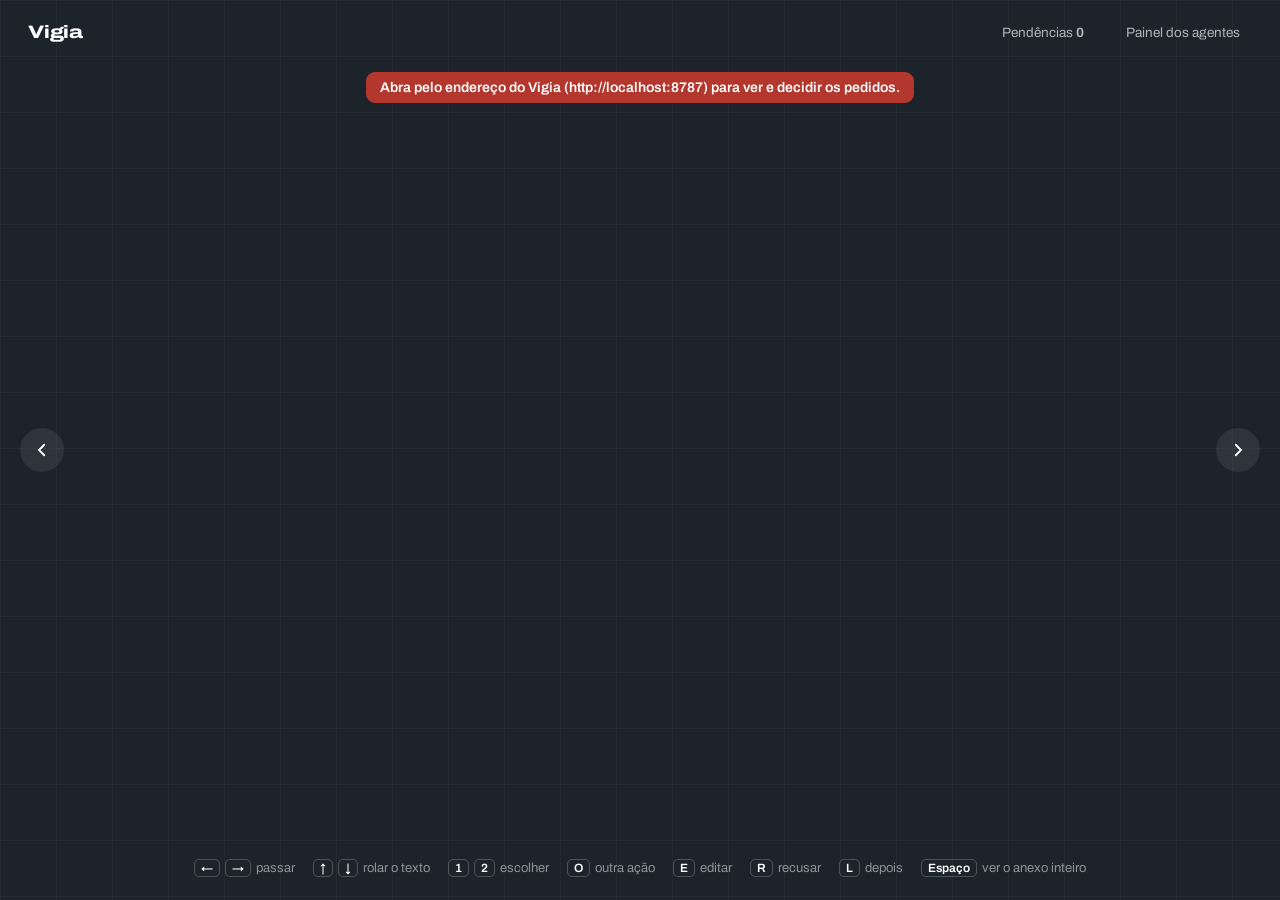
<file: vigia/pagina/aprovacao.html>
<!doctype html><html lang="pt-BR"><head><meta charset="utf-8"><meta name="viewport" content="width=device-width,initial-scale=1">
<meta name="theme-color" content="#1C232B"><meta name="color-scheme" content="dark">
<title>Vigia · Aprovação</title>
<link rel="preconnect" href="https://fonts.googleapis.com"><link rel="preconnect" href="https://fonts.gstatic.com" crossorigin>
<link href="https://fonts.googleapis.com/css2?family=Archivo:wdth,wght@62..125,400..800&display=swap" rel="stylesheet">
<style>

:root{
 --noite:#1C232B;--noite2:#252E38;--azulejo:#EEF2F1;--rejunte:#D9E0DE;--tinta:#1A1F24;--tinta2:#4A5560;--tinta3:#7B8690;
 --etiqueta:#F4C430;--etiqueta2:#E2B21E;--liberado:#1F7A52;--recusa:#B3372D;--espera:#8A6A12;
 --ease-out:cubic-bezier(.23,1,.32,1);--ease-io:cubic-bezier(.77,0,.175,1)}
*{box-sizing:border-box;margin:0;padding:0}
button{font:inherit;color:inherit;background:none;border:0;cursor:pointer;touch-action:manipulation;-webkit-tap-highlight-color:transparent}
:focus-visible{outline:2.5px solid var(--etiqueta);outline-offset:3px;border-radius:8px}
html,body{height:100%;overflow:hidden}
body{font-family:Archivo,system-ui,sans-serif;font-variation-settings:"wdth" 100;color:#fff;-webkit-font-smoothing:antialiased;
 background-color:var(--noite);
 background-image:linear-gradient(#ffffff08 1px,transparent 1px),linear-gradient(90deg,#ffffff08 1px,transparent 1px);background-size:56px 56px}
svg{display:block}
/* ---------- topo ---------- */
/* 12/11: nada no topo encobre nada. Se não couber tudo numa linha, os filtros descem para uma 2ª linha (classe .duas,
   ligada pelo ajustaTopo) e o palco desce junto (--topo = altura real do topo). */
.top{position:fixed;inset:0 0 auto 0;min-height:64px;z-index:20;display:flex;flex-wrap:nowrap;align-items:center;gap:6px 18px;padding:0 28px}
.top.duas{flex-wrap:wrap;padding:10px 28px 8px}.top.duas .filtros{order:10;flex:1 0 100%;margin:0 -12px}
.marca{font-weight:800;font-size:18px;font-variation-settings:"wdth" 125;letter-spacing:-.01em;flex:none}
.filtros{display:flex;gap:4px;overflow:auto;scrollbar-width:none;min-width:0;flex:0 1 auto}.filtros::-webkit-scrollbar{display:none}
.filtros.rola{-webkit-mask-image:linear-gradient(90deg,#000 calc(100% - 36px),transparent);mask-image:linear-gradient(90deg,#000 calc(100% - 36px),transparent)}
.top .painel-link{flex:none}
.filtro{white-space:nowrap;font-size:13.5px;font-weight:500;padding:7px 12px;border-radius:8px;color:#ffffffa8;transition:color .15s ease,background-color .15s ease}
.filtro .n{font-variant-numeric:tabular-nums;color:#ffffff60;margin-left:6px}
.filtro[aria-pressed=true]{background:#ffffff14;color:#fff}.filtro[aria-pressed=true] .n{color:var(--etiqueta)}
@media(hover:hover) and (pointer:fine){.filtro:hover{color:#fff}}
.contagem{margin-left:auto;font-size:13.5px;color:#ffffff99;white-space:nowrap;font-variant-numeric:tabular-nums;min-width:0;flex:0 1 auto;overflow:hidden;text-overflow:ellipsis}
@media(max-width:900px){.top .marca{margin-right:auto}}
@media(max-width:640px){.top,.top.duas{padding-left:16px;padding-right:16px;column-gap:8px}.contagem{display:none}
 .top .painel-link{padding:7px 8px}.painel-link .lg{display:none}.top.duas .filtros{margin:0 -4px}}
.contagem strong{color:#fff;font-weight:700}
/* ---------- trilho ---------- */
.palco{position:fixed;inset:calc(var(--topo,64px) + 8px) 0 64px 0;z-index:1}
.trilho{height:100%;display:flex;transition:transform 240ms var(--ease-out)}
.slot{flex:0 0 min(1200px,calc(100% - 150px));height:100%;padding:0 10px;transition:opacity 200ms ease}
.slot[aria-hidden=true]{opacity:.28}
.slide{height:100%;display:grid;grid-template-columns:minmax(0,1.12fr) minmax(0,1fr);grid-template-rows:minmax(0,1fr) auto;
 background:var(--azulejo);color:var(--tinta);border-radius:20px;overflow:hidden;position:relative;
 box-shadow:0 1px 0 #ffffff1a inset,0 40px 80px -30px #000000c0;transition:transform 220ms var(--ease-out),opacity 220ms var(--ease-out)}
.slide.sai{opacity:0;transform:translateY(-24px) scale(.98)}
/* carimbo */
.carimbo{position:absolute;left:50%;top:42%;z-index:8;pointer-events:none;font-weight:800;font-size:44px;font-variation-settings:"wdth" 125;
 padding:6px 26px 8px;border:5px solid currentColor;border-radius:12px;opacity:0;transform:translate(-50%,-50%) rotate(-7deg) scale(1.18);
 transition:opacity 140ms var(--ease-out),transform 160ms var(--ease-out);mix-blend-mode:multiply}
.carimbo.on{opacity:.92;transform:translate(-50%,-50%) rotate(-7deg) scale(1)}
/* ---------- imagem ---------- */
.vis{background:#11161B;display:flex;flex-direction:column;min-height:0;min-width:0}
.foto{flex:1;position:relative;min-height:0;overflow:hidden;display:block;width:100%;cursor:zoom-in}
.foto>svg,.foto>img{width:100%;height:100%;object-fit:cover}
.foto .legenda{position:absolute;left:16px;bottom:14px;font-size:13px;font-weight:600;color:#fff;background:#0b0f13b3;padding:5px 11px;border-radius:7px}
.foto .legenda span{color:#ffffff99;font-weight:500;margin-left:6px;font-variant-numeric:tabular-nums}
.risco{position:absolute;right:14px;top:14px;font-size:12.5px;font-weight:700;padding:5px 10px;border-radius:7px;color:var(--tinta)}
.tiras{display:flex;gap:8px;padding:10px 14px 12px;align-items:center;min-width:0}
.tira{width:72px;height:50px;border-radius:7px;overflow:hidden;flex:none;opacity:.5;outline-offset:2px;transition:opacity .15s ease}
.tira[aria-current=true]{opacity:1;box-shadow:0 0 0 2px #fff}
.tira svg,.tira img{width:100%;height:100%;object-fit:cover}
.tiras .graf{flex:1;min-width:0;margin-left:6px}
.grafsolo{flex:1;display:flex;flex-direction:column;justify-content:center;padding:36px 40px}
/* ---------- texto ---------- */
/* 12/11: o slide mostra o texto INTEIRO (contexto, pareceres, mensagem). Se não couber, só a coluna do texto rola;
   a etiqueta de decisão fica sempre à vista. A sombra no pé (.mais) avisa que tem mais embaixo. */
.txt{padding:30px 34px 18px;display:flex;flex-direction:column;min-height:0;min-width:0;overflow:hidden auto;overscroll-behavior:contain;
 scrollbar-width:thin;scrollbar-color:#AEB9B7 transparent;color-scheme:light}
.txt>*{flex:none}.txt.mais{-webkit-mask-image:linear-gradient(#000 calc(100% - 46px),#0000);mask-image:linear-gradient(#000 calc(100% - 46px),#0000)}
.de{display:flex;align-items:center;gap:9px;font-size:13.5px;color:var(--tinta2);font-weight:500;margin-bottom:14px}
.de .ico{width:26px;height:26px;border-radius:7px;display:grid;place-items:center;color:#fff;font-size:13px;font-weight:800}
.de time{margin-left:auto;color:var(--tinta3);font-variant-numeric:tabular-nums}
.slide h2{font-size:30px;line-height:1.08;font-weight:750;font-variation-settings:"wdth" 118;letter-spacing:-.015em;text-wrap:balance}
.ctx{color:var(--tinta2);font-size:15px;line-height:1.5;margin:12px 0 18px;max-width:72ch;white-space:pre-line;overflow-wrap:anywhere}.ctx .rot{color:var(--tinta);font-weight:700}
.sai{background:#fff;border-radius:12px;padding:14px 16px;box-shadow:0 0 0 1px var(--rejunte)}
.sai .para{font-size:13px;color:var(--tinta3);margin-bottom:6px;display:flex;gap:8px}
.sai .para b{color:var(--tinta2);font-weight:600}.sai .para em{font-style:normal;margin-left:auto;color:#2f5fd0;font-weight:600}
.sai .corpo{font-size:15px;line-height:1.5;white-space:pre-wrap;overflow-wrap:anywhere}
.sai textarea{width:100%;min-height:128px;border:0;outline:2px solid #2f5fd0;border-radius:8px;font:inherit;font-size:15px;line-height:1.5;padding:8px;resize:vertical;background:#fff;color:var(--tinta)}
.estado{display:flex;align-items:center;gap:10px;font-size:15px;font-weight:600}
.estado span{padding:4px 10px;border-radius:7px;background:var(--azulejo)}.estado span:last-child{background:#dff1e8;color:var(--liberado)}
.fatos{display:flex;margin-top:20px;border-top:1px solid var(--rejunte);padding-top:14px}
.fato{flex:1;min-width:0;padding-right:12px}.fato+.fato{padding-left:14px;border-left:1px solid var(--rejunte)}
.fato b{display:block;font-size:24px;font-weight:750;font-variation-settings:"wdth" 112;font-variant-numeric:tabular-nums;letter-spacing:-.01em;line-height:1.1}
.fato span{font-size:12.5px;color:var(--tinta3);line-height:1.3;display:block;margin-top:2px}
.hist{margin-top:auto;padding-top:14px;font-size:13px;color:var(--tinta2);display:grid;grid-template-columns:auto 1fr;gap:4px 12px}
.hist time{color:var(--tinta3);font-variant-numeric:tabular-nums}
/* ---------- etiqueta de decisão (o elemento ousado) ---------- */
.etq{grid-column:1/-1;background:var(--etiqueta);display:flex;align-items:center;gap:10px;padding:14px 22px 14px 20px;position:relative;
 background-image:repeating-linear-gradient(-45deg,transparent 0 22px,#00000008 22px 23px)}
.ilhos{width:22px;height:22px;border-radius:50%;background:var(--noite);box-shadow:0 0 0 4px #c99a12,inset 0 2px 3px #000a;flex:none;margin-right:6px}
.etq .pergunta{font-weight:750;font-size:16px;font-variation-settings:"wdth" 112;color:var(--tinta);margin-right:6px;white-space:nowrap}
.op{display:flex;align-items:center;gap:10px;padding:10px 16px;border-radius:10px;font-weight:650;font-size:15px;color:var(--tinta);text-align:left;
 background:#ffffff73;transition:transform 160ms var(--ease-out),background-color .15s ease}
.op small{display:block;font-size:12px;font-weight:500;color:var(--tinta2)}
.op kbd{font:700 12px Archivo;min-width:22px;height:22px;display:grid;place-items:center;border-radius:6px;background:#00000014;color:var(--tinta2);flex:none}
.op.principal{background:var(--tinta);color:#fff}.op.principal small{color:#ffffffa8}.op.principal kbd{background:#ffffff26;color:#fff}
.op:active{transform:scale(.97)}
@media(hover:hover) and (pointer:fine){.op:hover{background:#ffffffb3}.op.principal:hover{background:#000}}
.etq .resto{margin-left:auto;display:flex;gap:6px}
.op.leve{background:transparent;padding:10px 12px}.op.leve.rec{color:var(--recusa)}
@media(hover:hover) and (pointer:fine){.op.leve:hover{background:#00000010}}
/* ---------- navegação e rodapé ---------- */
.seta{position:fixed;top:50%;z-index:15;width:44px;height:44px;border-radius:50%;background:#ffffff14;display:grid;place-items:center;transform:translateY(-50%);transition:background-color .15s ease,transform 160ms var(--ease-out)}
.seta:active{transform:translateY(-50%) scale(.95)}@media(hover:hover) and (pointer:fine){.seta:hover{background:#ffffff26}}
.seta.e{left:20px}.seta.d{right:20px}.seta[disabled]{opacity:.25;cursor:default}
.rodape{position:fixed;inset:auto 0 0 0;height:64px;display:flex;align-items:center;justify-content:center;gap:18px;font-size:13px;color:#ffffff80;z-index:20}
.rodape kbd{font:600 12px Archivo;border:1px solid #ffffff38;border-radius:5px;padding:1px 6px;margin-right:5px;color:#fff}
.amostra{position:fixed;left:24px;bottom:22px;font-size:12px;color:#ffffff59;z-index:20}
/* aviso + desfazer */
/* 12/11: o aviso mora na faixa do rodapé (abaixo do slide), numa linha só, e as dicas de teclado somem enquanto ele
   aparece: não cobre botão nenhum (até 900 px a faixa fica reservada: .palco bottom 62px). A barrinha mostra quanto tempo falta para valer (DESFAZ_MS). */
.aviso{position:fixed;left:50%;bottom:10px;z-index:60;transform:translate(-50%,8px);opacity:0;background:#fff;color:var(--tinta);border-radius:12px;
 height:44px;max-width:min(760px,calc(100vw - 32px));overflow:hidden;
 padding:0 6px 0 16px;display:flex;gap:14px;align-items:center;font-size:14.5px;font-weight:600;box-shadow:0 10px 30px #0006;
 transition:opacity 160ms var(--ease-out),transform 160ms var(--ease-out);pointer-events:none}
.aviso.on{opacity:1;transform:translate(-50%,0);pointer-events:auto}
#aviso-t{min-width:0;flex:1;white-space:nowrap;overflow:hidden;text-overflow:ellipsis}
.aviso button{flex:none;padding:7px 12px;border-radius:8px;background:var(--azulejo);font-weight:700}
.aviso .barra{position:absolute;left:0;bottom:0;height:3px;width:100%;background:var(--liberado);transform-origin:left;transform:scaleX(0)}
.aviso.on .barra{animation:avisoTempo var(--aviso-ms,4000ms) linear forwards}
@keyframes avisoTempo{from{transform:scaleX(1)}to{transform:scaleX(0)}}
.rodape,.problemas,.amostra{transition:opacity 140ms ease}
body.com-aviso .rodape,body.com-aviso .problemas,body.com-aviso .amostra{opacity:0;pointer-events:none}
/* gráfico */
.graf{position:relative}.graf .tt{position:absolute;pointer-events:none;background:#fff;color:var(--tinta);font-size:12.5px;font-weight:600;padding:4px 8px;border-radius:6px;transform:translate(-50%,-115%);white-space:nowrap;opacity:0;transition:opacity 100ms ease;font-variant-numeric:tabular-nums;box-shadow:0 4px 14px #0004}
.graf .fonte{font-size:12px;color:#ffffff80;margin-top:6px}
/* tela cheia */
#lb{position:fixed;inset:0;z-index:50;background:#0b0f13;display:none;flex-direction:column;overscroll-behavior:contain}
#lb.on{display:flex}
#lb .lbt{display:flex;align-items:center;gap:12px;padding:16px 22px;font-size:15px;font-weight:600}#lb .lbt span{color:#ffffff8a;font-weight:500}
#lb .x{margin-left:auto;width:40px;height:40px;border-radius:50%;background:#ffffff1f;display:grid;place-items:center}
#lb .area{flex:1;display:flex;align-items:center;justify-content:center;padding:0 76px 20px;min-height:0;position:relative}
#lb .area>svg{width:min(1000px,100%);height:auto;max-height:100%;border-radius:12px}#lb .area>img{max-width:100%;max-height:100%;border-radius:12px}
#lb iframe{width:min(1100px,100%);height:100%;border:0;background:#fff;border-radius:12px}
#lb .doc{background:#fff;color:#111;width:min(640px,100%);height:100%;overflow:auto;padding:40px 46px;font-size:14px;line-height:1.6;border-radius:12px}
#lb .nv{position:absolute;top:50%;width:46px;height:46px;border-radius:50%;background:#ffffff1f;display:grid;place-items:center;transform:translateY(-50%)}#lb .nv.e{left:16px}#lb .nv.d{right:16px}
#lb .tiras{justify-content:center;padding-bottom:18px}
.fim{width:100%;height:100%;display:flex;flex-direction:column;align-items:center;justify-content:center;gap:12px;color:#ffffffb0;text-align:center;font-size:15px}
.fim b{font-size:34px;color:#fff;font-variation-settings:"wdth" 125}
@media(max-width:900px){.slide{grid-template-columns:1fr;grid-template-rows:30% minmax(0,1fr) auto}.op small,.op kbd,.ilhos,.etq .pergunta{display:none}.etq{padding:10px 12px;gap:6px}.op{padding:9px 12px;font-size:14px}.etq .resto{margin-left:0}.tiras{padding:6px 10px}.tira{width:54px;height:38px}.tiras .graf{display:none}.slot{flex-basis:calc(100% - 36px)}.seta,.contagem,.rodape,.amostra{display:none}.palco{bottom:62px}
 .slide h2{font-size:22px}.txt{padding:18px 18px 10px}.fatos{flex-wrap:wrap;row-gap:10px}.fatos .fato{flex:1 1 40%}.fatos .fato:nth-child(3){border-left:0;padding-left:0}.etq{flex-wrap:wrap}.etq .pergunta{width:100%}.hist{display:none}}
/* 12/11: texto longo não some mais (antes c2–c4 cortavam contexto e mensagem); só o título encolhe um pouco (c1). */
.slide.c1 h2{font-size:clamp(21px,2vw,25px)}
/* sem foto nem vídeo, a coluna da imagem só mostra a origem: o texto ganha a maior parte da largura */
@media(min-width:901px){.slide.so-texto{grid-template-columns:minmax(0,.55fr) minmax(0,1.45fr)}.slide.so-texto .semmidia{padding:32px 28px}
 .slide.so-texto .semmidia .grande{font-size:clamp(30px,3vw,44px)}.slide.so-texto .doc-thumb{font-size:14px;padding:0 16px;text-align:center}}
@media(max-width:900px){.slide.so-texto{grid-template-rows:auto minmax(0,1fr) auto}.slide.so-texto .vis{max-height:30vh}.slide.so-texto .semmidia{padding:14px 18px;gap:6px}
 .slide.so-texto .semmidia .grande{font-size:24px}.slide.so-texto .foto{min-height:90px}}
@media(prefers-reduced-motion:reduce){.trilho,.slide,.carimbo,.aviso{transition:opacity 150ms ease!important}.slide.sai{transform:none}.carimbo,.carimbo.on{transform:translate(-50%,-50%) rotate(-7deg)}}

.painel-link{font-size:13.5px;color:#ffffffa8;text-decoration:none;padding:7px 12px;border-radius:8px;white-space:nowrap}
@media(hover:hover){.painel-link:hover{color:#fff;background:#ffffff14}}
.semmidia{flex:1;display:flex;flex-direction:column;justify-content:center;gap:14px;padding:40px;color:#ffffffc8}
.semmidia .grande{font-size:56px;font-weight:800;font-variation-settings:"wdth" 125;line-height:1;color:#fff}
.semmidia a{color:var(--etiqueta);font-weight:600}
.doc-thumb{width:100%;height:100%;display:grid;place-items:center;background:#0f1418;color:#fff;font-size:15px;font-weight:600}
.doc-thumb span{display:block;font-size:56px;margin-bottom:8px;text-align:center}
.erro-api{position:fixed;top:calc(var(--topo,64px) + 8px);left:50%;transform:translateX(-50%);z-index:30;background:#B3372D;color:#fff;padding:8px 14px;border-radius:9px;font-size:14px;font-weight:600;display:none}
.tiras{overflow-x:auto;scrollbar-width:thin}.tira.mais{display:grid;place-items:center;background:#ffffff14;color:#fff;font-weight:700;font-size:14px;opacity:1}
.carregando{position:absolute;inset:0;display:grid;place-items:center;color:#ffffffa0;font-size:14px}
.vthumb{position:relative;display:block;width:100%;height:100%}.vthumb video{width:100%;height:100%;object-fit:cover;display:block;background:#000}.vthumb i{position:absolute;inset:0;display:grid;place-items:center;font-style:normal;color:#fff;font-size:28px;text-shadow:0 2px 10px #000a}.tira .vthumb i{font-size:14px}
.etq .op{white-space:nowrap}.etq .op.leve{padding:10px 8px}
.pareceres:empty{display:none}.pareceres{display:grid;gap:6px;margin:-6px 0 14px}.pc{border-left:3px solid #3651B8;background:#E7ECF7;border-radius:0 8px 8px 0;padding:6px 10px}.pc b{font-size:12.5px}.pc .vd{font-size:11.5px;font-weight:700;margin-left:8px;padding:1px 7px;border-radius:5px;background:#fff;color:#3651B8}.pc p{font-size:13px;color:var(--tinta2);line-height:1.4;margin-top:2px;white-space:pre-line;overflow-wrap:anywhere}
@media(max-width:1440px){.etq .pergunta{display:none}.etq .op.leve kbd{display:none}.etq{gap:6px;padding:12px 14px}.etq .op{padding:9px 12px}.etq .op.leve{padding:9px 6px}}
#gaveta{position:fixed;inset:0;z-index:55;background:#0b0f13cc;display:none;justify-content:flex-end}#gaveta.on{display:flex}
#gaveta .g{width:min(560px,100%);height:100%;background:var(--azulejo);color:var(--tinta);overflow:auto;padding:22px 24px}
#gaveta h3{font-size:22px;font-variation-settings:"wdth" 118;margin-bottom:4px}#gaveta .sub{color:var(--tinta3);font-size:13.5px;margin-bottom:16px}
#gaveta .it{background:#fff;border-radius:12px;padding:12px 14px;margin-bottom:10px;box-shadow:0 0 0 1px var(--rejunte)}
#gaveta .it b{display:block;font-size:14.5px}#gaveta .it p{font-size:13px;color:var(--tinta2);margin:4px 0 8px;white-space:pre-wrap;max-height:110px;overflow:auto}
#gaveta .it .ac{display:flex;gap:8px;align-items:center}#gaveta .it .ac button,#gaveta .it .ac a{font-size:13px;font-weight:650;padding:6px 12px;border-radius:8px;background:var(--azulejo);color:var(--tinta);text-decoration:none}
#gaveta .it .ac button.f{background:var(--tinta);color:#fff}#gaveta .fechar{float:right;font-size:14px;padding:6px 10px;border-radius:8px;background:#fff}
#gaveta .lote-it{display:flex;gap:10px;align-items:flex-start}#gaveta .lote-it input{margin-top:4px;width:18px;height:18px}
.qd-img{width:100%;height:100%;object-fit:contain;background:#0b0f13;display:block}.qd-wait{position:absolute;inset:0;display:grid;place-items:center;color:#ffffffa0;font-size:14px}
.lbv{display:flex;flex-direction:column;align-items:center;gap:14px;max-width:100%;max-height:100%}.lbv .qd-img{max-height:calc(100vh - 220px);width:auto;max-width:100%;border-radius:12px}
.problemas{position:fixed;left:24px;bottom:44px;z-index:20;font-size:12px;color:#F4C430}
</style></head><body>
<header class="top"><span class="marca">Vigia</span><nav class="filtros" id="filtros" aria-label="Filtrar por agente"></nav>
<p class="contagem" id="contagem" aria-live="polite"></p><button class="painel-link" id="btn-pend">Pendências <b id="n-pend">0</b></button><a class="painel-link" href="/painel">Painel dos agentes</a></header>
<div class="erro-api" id="erro" role="alert"></div>
<main class="palco" aria-roledescription="carrossel" aria-label="Pedidos para aprovar"><div class="trilho" id="trilho"></div></main>
<button class="seta e" id="ant" aria-label="Pedido anterior"></button><button class="seta d" id="prox" aria-label="Próximo pedido"></button>
<footer class="rodape"><span><kbd>←</kbd><kbd>→</kbd>passar</span><span><kbd>↑</kbd><kbd>↓</kbd>rolar o texto</span><span><kbd>1</kbd><kbd>2</kbd>escolher</span><span><kbd>O</kbd>outra ação</span><span><kbd>E</kbd>editar</span><span><kbd>R</kbd>recusar</span><span><kbd>L</kbd>depois</span><span><kbd>Espaço</kbd>ver o anexo inteiro</span></footer>
<p class="problemas" id="problemas"></p>
<div id="gaveta" role="dialog" aria-modal="true"><div class="g" id="gav"></div></div>
<div class="aviso" id="aviso" role="status" aria-live="polite"><span id="aviso-t"></span><button id="desfazer">Desfazer</button><i class="barra" aria-hidden="true"></i></div>
<div id="lb" role="dialog" aria-modal="true" aria-label="Anexo em tela cheia"><div class="lbt" id="lbt"></div><div class="area" id="lba"></div><div class="tiras" id="lbm"></div></div>
<script>
const API=null;
const I={
l:'<svg width="18" height="18" viewBox="0 0 24 24" fill="none" stroke="#fff" stroke-width="2.4" stroke-linecap="round" aria-hidden="true"><path d="M15 5l-7 7 7 7"/></svg>',
r:'<svg width="18" height="18" viewBox="0 0 24 24" fill="none" stroke="#fff" stroke-width="2.4" stroke-linecap="round" aria-hidden="true"><path d="M9 5l7 7-7 7"/></svg>',
x:'<svg width="18" height="18" viewBox="0 0 24 24" fill="none" stroke="#fff" stroke-width="2.4" stroke-linecap="round" aria-hidden="true"><path d="M6 6l12 12M18 6L6 18"/></svg>'};
let FONTE={slack:['#7D3C98','#','Slack'],gmail:['#B3372D','@','Gmail'],suporte:['#3651B8','?','Suporte'],vigia:['#1F7A52','V','Vigia'],doc:['#3651B8','▤','Página']};
const RISCO={producao:['Mexe em produção','#F6D8C2'],envio_externo:['Sai para fora','#E6D3F0'],dinheiro:['Dinheiro','#F3C9C4'],saude:['Agente com problema','#F3C9C4'],interno:['Interno','#D6DEF5']};
const esc=s=>String(s??'').replace(/&/g,'&amp;').replace(/</g,'&lt;').replace(/>/g,'&gt;').replace(/"/g,'&quot;');
const urlOk=u=>/^(https?:|\/midia\/|data:image\/)/.test(u||'')?u:'';
const $=s=>document.querySelector(s);
let ITENS=[],filtro=null,atual=0,pg={},pend=null,RES={esperando:0,decididos_hoje:0};
const chave=p=>p.agente+'/'+p.id;
const vis=()=>ITENS.filter(p=>!p.pendencia&&!(pend&&pend.k===chave(p))&&(!filtro||(p.departamento||p.agente_nome||'')===filtro));
const pends=()=>ITENS.filter(p=>p.pendencia);
async function api(caminho,corpo){const r=await fetch(caminho,{method:corpo?'POST':'GET',headers:{'X-Vigia-Token':API?API.token:'','Content-Type':'application/json'},body:corpo?JSON.stringify(corpo):undefined,keepalive:!!corpo});
 const j=await r.json().catch(()=>({}));if(!r.ok)throw new Error(j.erro||('erro '+r.status));return j}
function erro(t){const e=$('#erro');e.textContent=t;e.style.display=t?'block':'none'}
async function carregar(){if(!API){erro('Abra pelo endereço do Vigia (http://localhost:8787) para ver e decidir os pedidos.');return}
 try{const j=await api('/api/pedidos');const cur=vis()[atual];ITENS=j.itens;ITENS.forEach(aplicaAnx);RES=j.resumo;if(j.fontes)FONTE={...FONTE,...j.fontes};erro('');
  $('#problemas').textContent=j.problemas&&j.problemas.length?`${j.problemas.length} pedido(s) com problema no arquivo; veja o log do Vigia.`:'';
  if(cur){const i=vis().findIndex(p=>chave(p)===chave(cur));atual=i>=0?i:Math.min(atual,vis().length-1)}render()}
 catch(e){erro('Não consegui ler os pedidos: '+e.message)}}
const grupo=p=>p.departamento||p.agente_nome||'';
function topo(){const D=ITENS.filter(p=>!p.pendencia);const nomes=[...new Set(D.map(grupo))],n=a=>D.filter(p=>grupo(p)===a&&!(pend&&pend.k===chave(p))).length,tot=D.length-(pend?1:0);
 $('#filtros').innerHTML=`<button class="filtro" aria-pressed="${!filtro}" data-f="">Tudo<span class="n">${tot}</span></button>`+nomes.filter(a=>n(a)).map(a=>`<button class="filtro" aria-pressed="${filtro===a}" data-f="${esc(a)}">${esc(a)}<span class="n">${n(a)}</span></button>`).join('');
 $('#filtros').querySelectorAll('.filtro').forEach(b=>b.onclick=()=>{filtro=b.dataset.f||null;atual=0;render()});
 const L=vis();const cf=RES.conferidos_hoje?` · ${RES.conferidos_hoje} conferidos${RES.falhas_hoje?` (${RES.falhas_hoje} não deram certo)`:''}`:'';$('#contagem').innerHTML=(L.length?`<strong>${atual+1} de ${L.length}</strong> esperando você · `:'')+`${RES.decididos_hoje} decididos hoje${cf}`;$('#n-pend').textContent=pends().length;avisaFila(ITENS.filter(p=>!p.k).length-(pend?1:0));
 $('#ant').disabled=atual<=0;$('#prox').disabled=atual>=L.length-1;ajustaTopo()}
// 12/11: o topo nunca encobre nada. Tenta tudo numa linha; se os filtros ou a contagem ficarem cortados, os filtros descem
// para uma 2ª linha. O palco acompanha a altura real do topo (--topo).
function ajustaTopo(){const t=$('.top'),f=$('#filtros'),c=$('#contagem');if(!t)return;t.classList.remove('duas');
 const corta=e=>e&&e.offsetWidth>0&&e.scrollWidth>e.clientWidth+1;if(corta(f)||corta(c)||(f.children.length&&f.offsetWidth<60))t.classList.add('duas');
 f.classList.toggle('rola',f.scrollWidth>f.clientWidth+1);const h=t.offsetHeight+'px',raiz=document.documentElement;
 if(raiz.style.getPropertyValue('--topo')!==h){raiz.style.setProperty('--topo',h);if(typeof cabe==='function')requestAnimationFrame(()=>{posiciona(true);cabe()})}}
document.querySelectorAll('.top a.painel-link[href="/painel"]').forEach(a=>{if(a.textContent==='Painel dos agentes')a.innerHTML='Painel<span class="lg"> dos agentes</span>'});
function quando(s){if(!s)return'';const d=(Date.now()-new Date(s))/36e5;return d<1?'agora há pouco':d<24?`há ${Math.round(d)} h`:`há ${Math.round(d/24)} dia${Math.round(d/24)>1?'s':''}`}
function thumb(m,grande){const u=urlOk(m.url);if((m.tipo||'imagem')==='imagem'&&u)return `<img src="${esc(u)}" alt="${esc(m.rotulo)}" loading="lazy">`;
 if(m.tipo==='video'&&u&&grande)return `<span class="vthumb"><video src="${esc(u)}#t=0.5" muted playsinline preload="metadata" aria-label="${esc(m.rotulo)}"></video><i aria-hidden="true">▶</i></span>`;
 return `<div class="doc-thumb"><div><span aria-hidden="true">${m.tipo==='pdf'?'▤':m.tipo==='video'?'▶':'▦'}</span>${esc(m.rotulo)}</div></div>`}
function visual(p){const r=RISCO[p.risco]||RISCO.interno;
 if(p.risco==='saude')return `<div class="vis"><div class="semmidia"><div class="grande">${esc(p.ult||'—')}</div><div>Última rodada de <b>${esc(p.agente_nome)}</b></div><a href="/painel#agentes/${esc(p.k||p.agente)}">Ver no painel dos agentes</a></div></div>`;
 const M=p.midia||[];if(!M.length&&p.anexos&&!p._anx)return `<div class="vis"><div class="foto" style="cursor:default"><div class="carregando">Buscando as fotos do card…</div></div></div>`;
 if(!M.length&&p._anxErro)return `<div class="vis"><div class="semmidia"><div>Não consegui buscar as fotos: ${esc(p._anxErro)}</div>${urlOk((p.entrada||{}).link)?`<a href="${esc(p.entrada.link)}" target="_blank" rel="noopener">Abrir o card</a>`:''}</div></div>`;
 if(!M.length){const f=FONTE[(p.entrada||{}).fonte]||['#555','•',(p.entrada||{}).fonte||''];const lk=urlOk((p.entrada||{}).link);
  return `<div class="vis"><div class="semmidia"><div class="grande">${esc(f[2])}</div><div>${esc((p.entrada||{}).quem||'')}</div>${lk?`<a href="${esc(lk)}" target="_blank" rel="noopener">Abrir a origem</a>`:''}<span class="risco" style="position:static;align-self:flex-start;background:${r[1]}">${r[0]}</span></div></div>`}
 const i=Math.min(pg[chave(p)]||0,M.length-1),m=M[i];
 return `<div class="vis"><button class="foto" data-z="${esc(chave(p))}" aria-label="Ver ${esc(m.rotulo)} em tela cheia">${m.tipo==='video'?quadrosImg(p,i):thumb(m,true)}<span class="legenda">${esc(m.rotulo)}${M.length>1?`<span>${i+1} de ${M.length}</span>`:''}</span><span class="risco" style="background:${r[1]}">${r[0]}</span></button>
 ${M.length>1?`<div class="tiras">${M.slice(0,8).map((x,j)=>`<button class="tira" aria-current="${j===i}" aria-label="${esc(x.rotulo)}" data-m="${esc(chave(p))}|${j}">${thumb(x)}</button>`).join('')}${M.length>8?`<button class="tira mais" data-z="${esc(chave(p))}" aria-label="Ver todos os ${M.length} anexos">+${M.length-8}</button>`:''}</div>`:''}</div>`}
function tinta(h,a){const n=parseInt(h.slice(1),16),r=n>>16,g=n>>8&255,b=n&255,m=x=>Math.round(x+(255-x)*a);return `rgb(${m(r)},${m(g)},${m(b)})`}
function corEtq(p){const f=FONTE[(p.entrada||{}).fonte];if(f)return[tinta(f[0],.42),f[0]];const r={producao:'#D9661C',envio_externo:'#7D3C98',dinheiro:'#B3372D',interno:'#3651B8',saude:'#B3372D'}[p.risco]||'#C99A12';return[tinta(r,.42),r]}
// 12/11: no contexto em blocos ("Você pediu:", "Precisa de você:"…), o rótulo no começo da linha sai em negrito
const rotulos=s=>esc(s).replace(/(^|\n)([A-ZÀ-Ý][^\n:]{1,28}):(?=\s)/g,'$1<b class="rot">$2:</b>');
const temFoto=p=>(p.midia||[]).some(m=>(m.tipo||'imagem')==='imagem'||m.tipo==='video');
const soTexto=p=>p.risco!=='saude'&&!temFoto(p)&&!(p.anexos&&!p._anx&&!p._anxErro);
function slide(p,i){const e=p.entrada||{},f=FONTE[e.fonte]||['#555','•',e.fonte||'agente'];const ce=corEtq(p);
 if(p.risco==='saude'){const ac=p.acoes||[];return `<section class="slot" data-i="${i}" aria-hidden="${i!==atual}"><article class="slide" data-k="${esc(chave(p))}"><div class="carimbo" aria-hidden="true"></div>${visual(p)}
  <div class="txt"><p class="de"><span class="ico" style="background:#B3372D" aria-hidden="true">!</span>Saúde dos agentes</p><h2>${esc(p.titulo)}</h2><p class="ctx">${esc(p.contexto)}</p></div>
  <div class="etq"><span class="ilhos" aria-hidden="true"></span><span class="pergunta">Sua decisão</span>
  <button class="op principal" data-s="visto"><kbd>1</kbd><span>Já vi<small>Some da fila</small></span></button>
  ${ac.includes('rodar')?`<button class="op" data-s="rodar"><kbd>2</kbd><span>Rodar agora<small>O comando do agente</small></span></button>`:''}
  <span class="resto">${ac.includes('investigar')?`<button class="op leve" data-s="investigar">Investigar com Claude</button>`:''}</span></div></article></section>`}
 const pr=p.proposta,al=p.alternativa;
 return `<section class="slot" data-i="${i}" aria-hidden="${i!==atual}"><article class="slide${soTexto(p)?' so-texto':''}" data-k="${esc(chave(p))}"><div class="carimbo" aria-hidden="true"></div>
 ${visual(p)}
 <div class="txt"><p class="de"><span class="ico" style="background:${f[0]}" aria-hidden="true">${esc(f[1])}</span>${p.departamento?`${esc(p.departamento)} · `:''}${esc(p.agente_nome)}, via ${esc(f[2])}<time>${quando(p.criado_em)}</time></p>
 <h2>${esc(p.titulo)}</h2>${p.contexto?`<p class="ctx">${rotulos(p.contexto)}</p>`:''}${pareceres(p)}
 <div class="sai"><p class="para"><b>${esc(pr.destino||pr.rotulo)}</b>${p._editado?'<em>Editado por você</em>':''}</p><div class="corpo">${esc(p._texto??pr.previa)}</div></div>
 ${(p.fatos||[]).length?`<div class="fatos">${p.fatos.slice(0,4).map(n=>`<div class="fato"><b>${esc(n[0])}</b><span>${esc(n[1])}</span></div>`).join('')}</div>`:''}
 ${(p.historico||[]).length?`<div class="hist">${p.historico.slice(0,3).map(h=>`<time>${esc(h[0])}</time><span>${esc(h[1])}</span>`).join('')}</div>`:''}</div>
 <div class="etq" style="background-color:${ce[0]}"><span class="ilhos" aria-hidden="true" style="box-shadow:0 0 0 4px ${ce[1]},inset 0 2px 3px #000a"></span><span class="pergunta">Sua decisão</span>
 <button class="op principal" data-o="0"><kbd>1</kbd><span>${esc(pr.rotulo)}${pr.detalhe?`<small>${esc(pr.detalhe)}</small>`:''}</span></button>
 ${al?`<button class="op" data-o="1"><kbd>2</kbd><span>${esc(al.rotulo)}${al.detalhe?`<small>${esc(al.detalhe)}</small>`:''}</span></button>`:''}
 ${(()=>{const n=ITENS.filter(x=>!x.pendencia&&x.lote===p.lote).length;return n>1?`<button class="op" data-x="lote"><kbd>⇧A</kbd><span>Aprovar os ${n} iguais<small>${esc(p.proposta.rotulo)}</small></span></button>`:''})()}<span class="resto"><button class="op leve" data-x="outra"><kbd>O</kbd>Outra ação</button><button class="op leve" data-x="ed"><kbd>E</kbd>Editar o texto</button><button class="op leve rec" data-x="recusar"><kbd>R</kbd>Recusar</button><button class="op leve" data-x="adiar"><kbd>L</kbd>Depois</button></span></div>
 </article></section>`}
function render(){topo();const L=vis(),t=$('#trilho');
 if(!L.length){t.style.transform='none';t.innerHTML=`<div class="fim"><b>Fila limpa</b>Nada esperando você agora.<br>Os agentes avisam quando chegar algo novo.</div>`;return}
 atual=Math.max(0,Math.min(atual,L.length-1));t.innerHTML=L.map(slide).join('');posiciona(true);liga();cabe();document.fonts&&document.fonts.ready.then(cabe)}
// 12/11: nada é cortado. Se o texto não cabe, o título encolhe um pouco (c1) e a coluna do texto rola (sombra no pé até o fim).
function cabe(){document.querySelectorAll('.slide').forEach(s=>{const t=s.querySelector('.txt');if(!t)return;s.classList.remove('c1');
 if(t.scrollHeight>t.clientHeight+1)s.classList.add('c1');marcaMais(t);if(!t.dataset.rola){t.dataset.rola=1;t.addEventListener('scroll',()=>marcaMais(t),{passive:true})}})}
function marcaMais(t){t.classList.toggle('mais',t.scrollTop+t.clientHeight<t.scrollHeight-4)}
function posiciona(sem){const t=$('#trilho'),s=t.querySelector('.slot');if(!s)return;const w=s.offsetWidth;
 if(sem){t.style.transition='none';requestAnimationFrame(()=>t.style.transition='')}
 t.style.transform=`translateX(${(innerWidth-w)/2-atual*w}px)`;t.querySelectorAll('.slot').forEach((x,i)=>{x.setAttribute('aria-hidden',i!==atual);x.inert=i!==atual});topo();const L=vis();buscaAnexos(L[atual]);buscaAnexos(L[atual+1])}
function vai(d){const L=vis(),n=Math.max(0,Math.min(L.length-1,atual+d));if(n!==atual){atual=n;posiciona()}}
const porK=k=>ITENS.find(p=>chave(p)===k);
function liga(){document.querySelectorAll('.slot').forEach(s=>s.addEventListener('click',()=>{const i=+s.dataset.i;if(i!==atual){atual=i;posiciona()}}));
 document.querySelectorAll('[data-z]').forEach(z=>z.onclick=()=>{const p=porK(z.dataset.z);abreLB(p,pg[chave(p)]||0)});
 document.querySelectorAll('[data-m]').forEach(b=>b.onclick=()=>{const[k,j]=b.dataset.m.split('|');pg[k]=+j;const p=porK(k);b.closest('.vis').outerHTML=visual(p);liga()});
 document.querySelectorAll('.slide').forEach(sl=>{const p=porK(sl.dataset.k);if(!p)return;
  sl.querySelectorAll('[data-o]').forEach(b=>b.onclick=()=>escolhe(p,+b.dataset.o));
  sl.querySelectorAll('[data-x]').forEach(b=>b.onclick=()=>{const x=b.dataset.x;x==='ed'?edita(p):x==='outra'?outra(p):x==='lote'?lote(p):decide(p,x)});
  sl.querySelectorAll('[data-s]').forEach(b=>b.onclick=()=>saude(p,b.dataset.s))})}
const sl=p=>document.querySelector(`.slide[data-k="${CSS.escape(chave(p))}"]`);
function edita(p){if(p.risco==='saude')return;const s=sl(p),c=s.querySelector('.sai .corpo');if(!c){const t=s.querySelector('.sai textarea');guarda(p,t.value);render();return}
 c.outerHTML=`<textarea aria-label="Texto que vai sair">${esc(p._texto??p.proposta.previa)}</textarea>`;const t=s.querySelector('.sai textarea');t.focus();t.setSelectionRange(t.value.length,t.value.length);
 t.onkeydown=e=>{if(e.key==='Escape'){e.preventDefault();render()}if(e.key==='Enter'&&(e.ctrlKey||e.metaKey)){guarda(p,t.value);escolhe(p,0)}}}
function outra(p){const s=sl(p),box=s.querySelector('.sai');if(!box)return;if(box.dataset.outra){const t=box.querySelector('textarea');if(t.value.trim().length<5){t.focus();return}p._outra=t.value.trim();decide(p,'outra');return}
 box.dataset.outra='1';box.innerHTML=`<p class="para"><b>Outra ação: diga o que você quer que seja feito</b><em>Ctrl+Enter manda</em></p><textarea aria-label="Outra ação" placeholder="Ex.: Pergunte se o técnico volta amanhã e me traga a resposta…"></textarea>`;
 const t=box.querySelector('textarea');t.focus();t.onkeydown=e=>{if(e.key==='Escape'){e.preventDefault();render()}if(e.key==='Enter'&&(e.ctrlKey||e.metaKey)){e.preventDefault();outra(p)}}}
const pedindo={},ANX={};
function aplicaAnx(p){const a=ANX[chave(p)];if(!a||p._anx)return;if(a.erro){p._anxErro=a.erro}else{p.midia=[...(p.midia||[]),...(a.anexos||[])];p._pareceres=a.pareceres||[]}p._anx=1}
function redesenha(p){const s=sl(p);if(!s)return;s.classList.toggle('so-texto',soTexto(p));const v=s.querySelector('.vis');if(v)v.outerHTML=visual(p);const pc=s.querySelector('.pareceres');if(pc)pc.outerHTML=pareceres(p);liga();cabe()}
async function buscaAnexos(p){if(!p||!p.anexos)return;if(ANX[chave(p)]){if(!p._anx){aplicaAnx(p);redesenha(p)}return}if(pedindo[chave(p)])return;pedindo[chave(p)]=1;
 try{const j=await api(`/api/anexos/${encodeURIComponent(p.agente)}/${encodeURIComponent(p.id)}`);ANX[chave(p)]=Array.isArray(j.anexos)?j:{anexos:[],pareceres:[]}}
 catch(e){ANX[chave(p)]={erro:e.message}}
 delete pedindo[chave(p)];const atualP=ITENS.find(x=>chave(x)===chave(p));if(atualP){aplicaAnx(atualP);redesenha(atualP)}}
function pareceres(p){const L=[];const cf={alta:'confiança alta',media:'confiança média',baixa:'confiança baixa'};
 if(p.parecer&&p.parecer.texto)L.push(`<div class="pc"><b>${esc(p.agente_nome.split(' · ')[0])}</b><span class="vd">${esc(cf[p.parecer.confianca]||'recomenda')}</span><p>${esc(p.parecer.texto)}</p></div>`);
 (p._pareceres||[]).forEach(x=>L.push(`<div class="pc"><b>${esc(x.quem)}</b>${x.veredito?`<span class="vd">${esc(x.veredito)}</span>`:''}<p>${esc(x.texto)}</p></div>`));
 return `<div class="pareceres">${L.join('')}</div>`}
function guarda(p,v){p._texto=v;p._editado=v!==p.proposta.previa}
function escolhe(p,o){const t=sl(p).querySelector('.sai textarea');if(t)guarda(p,t.value);decide(p,'aprovar',o)}
const ROT={aprovar:null,recusar:'Recusado',adiar:'Para depois',outra:'Outra ação'},COR={aprovar:'var(--liberado)',recusar:'var(--recusa)',adiar:'var(--espera)',outra:'#3651B8'};
function decide(p,d,o=0){if(pend)envia();const s=sl(p),c=s.querySelector('.carimbo');const acao=o?p.alternativa:p.proposta;
 const rot=d==='aprovar'?acao.rotulo:ROT[d];c.textContent=rot;c.style.color=COR[d];c.classList.add('on');
 setTimeout(()=>s.classList.add('sai'),260);
 setTimeout(()=>{pend={k:chave(p),p,d,o,texto:d==='outra'?p._outra:(o===0&&p._editado?p._texto:undefined),t:setTimeout(envia,DESFAZ_MS)};render();aviso(`${rot}: ${p.titulo}`,true)},480)}
async function envia(){if(!pend)return;const x=pend;clearTimeout(x.t);pend=null;
 try{await api(`/api/pedido/${encodeURIComponent(x.p.agente)}/${encodeURIComponent(x.p.id)}/${x.d}`,{opcao:x.o,texto:x.texto,horas:1});
  ITENS=ITENS.filter(p=>chave(p)!==x.k);RES.decididos_hoje+=x.d==='adiar'?0:1;render()}
 catch(e){erro(`Não registrei "${x.p.titulo}": ${e.message}`);render()}}
async function saude(p,a){
 // Slide de saúde que veio de um PEDIDO (ex.: o conferidor avisando que uma execução não deu certo) não tem p.k:
 // "Já vi" fecha o pedido pelo caminho normal (ação "ciente", que não executa nada de fora). Antes: "agente 'undefined'".
 if(!p.k&&p.agente&&p.id){if(a==='visto')decide(p,'aprovar',0);return}
 try{await api(`/api/${a}/${encodeURIComponent(p.k)}`,{texto:'pela aba Aprovação'});aviso(a==='visto'?'Anotado: '+p.agente_nome:a==='rodar'?'Rodando '+p.agente_nome:'Investigação pedida',false);if(a==='visto'){ITENS=ITENS.filter(x=>x!==p);render()}}catch(e){erro(e.message)}}
// 12/11: 5000 → 4000 ms (aviso mais curto). Vale para o aviso e para o prazo do Desfazer: os dois andam juntos.
const DESFAZ_MS=4000;document.documentElement.style.setProperty('--aviso-ms',DESFAZ_MS+'ms');
let tAviso;function fechaAviso(){$('#aviso').classList.remove('on');document.body.classList.remove('com-aviso')}
function aviso(t,desf){const a=$('#aviso');$('#aviso-t').textContent=t;$('#aviso-t').title=t;$('#desfazer').hidden=!desf;a.classList.remove('on');void a.offsetWidth;a.classList.add('on');document.body.classList.add('com-aviso');clearTimeout(tAviso);tAviso=setTimeout(fechaAviso,DESFAZ_MS)}
$('#desfazer').onclick=()=>{if(!pend)return;clearTimeout(pend.t);const k=pend.k;pend=null;render();const i=vis().findIndex(p=>chave(p)===k);if(i>=0){atual=i;posiciona(true)}clearTimeout(tAviso);fechaAviso()};
addEventListener('beforeunload',()=>{if(pend)envia()});
let lbP=null,lbI=0,lbVolta=null;function abreLB(p,i){if(!p||!(p.midia||[]).length)return;lbP=p;lbI=i;lbVolta=document.activeElement;$('#lb').classList.add('on');lb();$('#lb .x').focus()}
function lb(){paraVideos();const M=lbP.midia,m=M[lbI],u=urlOk(m.url);$('#lbt').innerHTML=`${esc(m.rotulo)} <span>${esc(lbP.agente_nome)}</span>${u?`<a class="painel-link" href="${esc(u)}" target="_blank" rel="noopener">Abrir em outra aba</a>`:''}<button class="x" aria-label="Fechar" onclick="fechaLB()">${I.x}</button>`;
 let h=!u?'<p>Anexo sem endereço válido.</p>':(m.tipo||'imagem')==='imagem'?`<img src="${esc(u)}" alt="${esc(m.rotulo)}">`:m.tipo==='video'?`<div class="lbv">${quadrosImg(lbP,lbI)}<button class="op principal" data-tocar="${esc(u)}">▶ ${POSV[u]?'Continuar de onde parou':'Tocar o vídeo'}</button></div>`:`<iframe src="${esc(u)}" title="${esc(m.rotulo)}"></iframe>`;
 $('#lba').innerHTML=h+(M.length>1?`<button class="nv e" aria-label="Anexo anterior" onclick="lbI=(lbI-1+lbP.midia.length)%lbP.midia.length;lb()">${I.l}</button><button class="nv d" aria-label="Próximo anexo" onclick="lbI=(lbI+1)%lbP.midia.length;lb()">${I.r}</button>`:'');
 $('#lba').querySelectorAll('[data-tocar]').forEach(bt=>bt.onclick=()=>tocaVideo(bt,bt.dataset.tocar));
 $('#lbm').innerHTML=M.length>1?M.map((x,j)=>`<button class="tira" aria-current="${j===lbI}" aria-label="${esc(x.rotulo)}" onclick="lbI=${j};lb()">${thumb(x)}</button>`).join(''):''}
const POSV={};
function paraVideos(){document.querySelectorAll('#lba video').forEach(v=>{POSV[v.dataset.u]=v.currentTime;v.pause()})}
function fechaLB(){paraVideos();$('#lba').innerHTML='';$('#lb').classList.remove('on');lbVolta&&lbVolta.focus()}
function tocaVideo(bt,u){bt.parentNode.innerHTML=`<video data-u="${esc(u)}" src="${esc(u)}" controls style="max-width:100%;max-height:100%;border-radius:12px"></video>`;
 const v=document.querySelector('#lba video');v.addEventListener('loadedmetadata',()=>{if(POSV[u])v.currentTime=POSV[u]},{once:true});v.addEventListener('pause',()=>{POSV[u]=v.currentTime});v.play().catch(()=>{})}
document.addEventListener('visibilitychange',()=>{if(document.hidden)paraVideos()});
$('#ant').innerHTML=I.l;$('#prox').innerHTML=I.r;$('#ant').onclick=()=>vai(-1);$('#prox').onclick=()=>vai(1);
addEventListener('resize',()=>{ajustaTopo();posiciona(true);cabe()});
let tx=null;addEventListener('touchstart',e=>{if(e.touches.length===1)tx=e.touches[0].clientX},{passive:true});addEventListener('touchend',e=>{if(tx===null)return;const d=e.changedTouches[0].clientX-tx;if(Math.abs(d)>50)vai(d<0?1:-1);tx=null});
document.addEventListener('keydown',e=>{if(e.target.tagName==='TEXTAREA')return;
 if($('#lb').classList.contains('on')){if(e.key==='Escape'||e.key===' '){e.preventDefault();fechaLB()}const n=lbP.midia.length;if(n>1&&e.key==='ArrowRight'){lbI=(lbI+1)%n;lb()}if(n>1&&e.key==='ArrowLeft'){lbI=(lbI-1+n)%n;lb()}return}
 const p=vis()[atual];if(!p||e.metaKey||e.ctrlKey||e.altKey)return;const k=e.key.toLowerCase();
 if(e.key==='ArrowRight')vai(1);else if(e.key==='ArrowLeft')vai(-1);
 else if(['ArrowDown','ArrowUp','PageDown','PageUp'].includes(e.key)){const t=sl(p)?.querySelector('.txt');if(t){e.preventDefault();const d=e.key.startsWith('Page')?t.clientHeight*.85:60;t.scrollBy({top:e.key.endsWith('Up')?-d:d,behavior:'smooth'})}}
 else if(p.risco==='saude'){if(k==='1')saude(p,'visto');else if(k==='2'&&(p.acoes||[]).includes('rodar'))saude(p,'rodar')}
 else if(k==='1')escolhe(p,0);else if(k==='2'&&p.alternativa)escolhe(p,1);
 else if(e.key==='A'&&e.shiftKey){lote(p)}else if(k==='o'){e.preventDefault();outra(p)}else if(k==='r')decide(p,'recusar');else if(k==='l')decide(p,'adiar');
 else if(k==='e'){e.preventDefault();edita(p)}else if(e.key===' '&&(p.midia||[]).length){e.preventDefault();abreLB(p,pg[chave(p)]||0)}});

function fechaGav(){$('#gaveta').classList.remove('on')}
$('#gaveta').addEventListener('click',e=>{if(e.target.id==='gaveta')fechaGav()});
function abrePend(){const P=pends();$('#gav').innerHTML=`<button class="fechar" onclick="fechaGav()">Fechar</button><h3>Pendências</h3><p class="sub">Lembretes dos agentes: não executam nada. Marque "Feito" quando resolver, ou abra a origem.</p>`+
 (P.length?P.map(p=>`<div class="it" data-k="${esc(chave(p))}"><b>${esc(p.titulo)}</b><small style="color:var(--tinta3)">${esc(p.departamento||'')} · ${esc(p.agente_nome)} · ${quando(p.criado_em)}</small><p>${esc(p.proposta.previa||p.contexto||'')}</p><div class="ac"><button class="f" data-feito>Feito</button>${urlOk((p.entrada||{}).link)?`<a href="${esc(p.entrada.link)}" target="_blank" rel="noopener">Abrir a origem</a>`:''}</div></div>`).join(''):'<p>Nenhuma pendência.</p>');
 $('#gav').querySelectorAll('[data-feito]').forEach(b=>b.onclick=async()=>{const it=b.closest('.it'),p=porK(it.dataset.k);b.disabled=true;
  try{await api(`/api/pedido/${encodeURIComponent(p.agente)}/${encodeURIComponent(p.id)}/aprovar`,{opcao:0});ITENS=ITENS.filter(x=>x!==p);it.remove();topo()}catch(e){erro(e.message);b.disabled=false}});
 $('#gaveta').classList.add('on')}
$('#btn-pend').onclick=abrePend;
function lote(p){const L=ITENS.filter(x=>!x.pendencia&&x.lote===p.lote);if(L.length<2)return;
 $('#gav').innerHTML=`<button class="fechar" onclick="fechaGav()">Fechar</button><h3>Aprovar ${L.length} iguais</h3><p class="sub">${esc(p.proposta.rotulo)} · ${esc(p.agente_nome)}. Cada um sai com o próprio texto. Desmarque o que não quiser.</p>`+
  L.map(x=>`<label class="it lote-it"><input type="checkbox" checked data-k="${esc(chave(x))}"><span><b>${esc(x.titulo)}</b><p>${esc(x.proposta.previa||'')}</p></span></label>`).join('')+
  `<button class="op principal" id="lote-ok" style="width:100%;justify-content:center;margin-top:6px">Aprovar os marcados</button>`;
 $('#lote-ok').onclick=async()=>{const ks=[...$('#gav').querySelectorAll('input:checked')].map(i=>i.dataset.k);$('#lote-ok').disabled=true;let ok=0,falha=[];
  for(const k of ks){const x=porK(k);try{await api(`/api/pedido/${encodeURIComponent(x.agente)}/${encodeURIComponent(x.id)}/aprovar`,{opcao:0});ok++;ITENS=ITENS.filter(y=>y!==x)}catch(e){falha.push(x.titulo+': '+e.message)}}
  RES.decididos_hoje+=ok;fechaGav();render();aviso(`Aprovados ${ok} de ${ks.length}${falha.length?' · '+falha.length+' com erro':''}`,false);if(falha.length)erro(falha.join(' | '))};
 $('#gaveta').classList.add('on')}

const QD={};
function quadrosImg(p,i){const k=chave(p)+'|'+i;const u=QD[k];return u&&u!=='erro'&&u!=='…'?`<img class="qd-img" src="${esc(u)}" alt="8 quadros do vídeo">`:`<span class="qd-wait" data-q="${esc(k)}">${u==='erro'?'Não consegui montar os quadros: use Tocar o vídeo':'Montando os quadros do vídeo…'}</span>`}
async function carregaQuadros(){for(const el of document.querySelectorAll('[data-q]')){const k=el.dataset.q;if(QD[k])continue;QD[k]='…';const[ck,i]=k.split('|');const[ag,...rest]=ck.split('/');const id=rest.join('/');
 try{const j=await api(`/api/quadros/${encodeURIComponent(ag)}/${encodeURIComponent(id)}/${i}`);QD[k]=j.url}catch(e){QD[k]='erro'}
 document.querySelectorAll(`[data-q="${CSS.escape(k)}"]`).forEach(x=>{x.outerHTML=QD[k]==='erro'?'<span class="qd-wait">Não consegui montar os quadros: use Tocar o vídeo</span>':`<img class="qd-img" src="${esc(QD[k])}" alt="8 quadros do vídeo">`})}}
setInterval(()=>{if(document.querySelector('[data-q]'))carregaQuadros()},1500);
// 12/11: aberto dentro do app, o Vigia conta à janela quantos pedidos esperam (decisões + lembretes, sem os cartões de saúde; o número ao lado de "Aprovação")
// toda vez que a fila muda, e recarrega quando o app vê na fonte um pedido novo que ele ainda não mostrou.
let nAvisado=null;function avisaFila(n){if(window.parent===window||n===nAvisado)return;nAvisado=n;try{window.parent.postMessage({vigia:'esperando',n},'*')}catch(e){}}
const podeRecarregar=()=>!pend&&!document.querySelector('.sai textarea')&&!$('#lb').classList.contains('on')&&!$('#gaveta').classList.contains('on');
window.addEventListener('message',e=>{if(e.source===window.parent&&e.data&&e.data.vigia==='recarregar'&&podeRecarregar())carregar()});
carregar();setInterval(()=>{if(podeRecarregar())carregar()},60000);
</script></body></html>
</file>
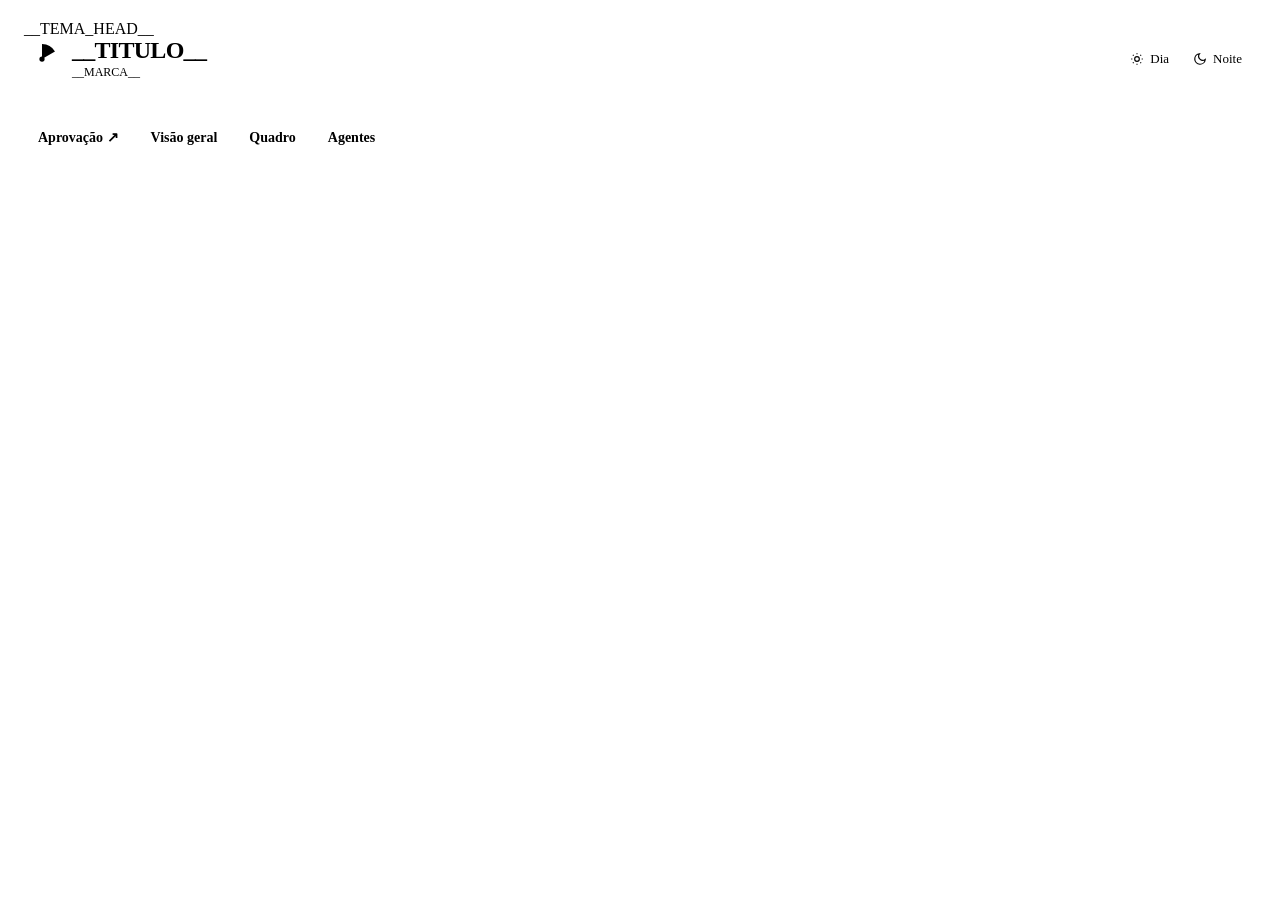
<file: vigia/pagina/base.html>
<!DOCTYPE html>
<html lang="pt-BR"><head><meta charset="utf-8">
<meta name="viewport" content="width=device-width,initial-scale=1">
<meta http-equiv="refresh" content="300">
<title>__TITULO__</title>
<link rel="icon" href="data:image/svg+xml,%3Csvg%20xmlns%3D%22http%3A//www.w3.org/2000/svg%22%20viewBox%3D%220%200%2048%2048%22%3E%3Ccircle%20cx%3D%2224%22%20cy%3D%2224%22%20r%3D%2220%22%20fill%3D%22%23fff%22%20stroke%3D%22%23111%22%20stroke-width%3D%224%22/%3E%3Cpath%20d%3D%22M24%2024%20L24%204%20A20%2020%200%200%201%2041.3%2014%20Z%22%20fill%3D%22%23E4572E%22/%3E%3Ccircle%20cx%3D%2224%22%20cy%3D%2224%22%20r%3D%224.5%22%20fill%3D%22%23111%22/%3E%3C/svg%3E">
__TEMA_HEAD__
<style>
__TEMA_CSS__
*{box-sizing:border-box}
body{margin:0;background:var(--bg);color:var(--tx);font:14px/1.45 var(--font);font-variant-numeric:tabular-nums;padding:20px 24px;transition:background-color .3s,color .3s}
.wrap{max-width:1400px;margin:auto}
.mono{font-family:var(--mono)}.mu{color:var(--mu)}.dim{color:var(--dim)}
.ok{color:var(--ok)}.late{color:var(--late)}.er,.nr{color:var(--er)}.off,.none,.pause,.visto{color:var(--off)}.run{color:var(--pri2)}
button{font:inherit;color:inherit;background:none;border:0;cursor:pointer;padding:0}
:focus-visible{outline:2px solid var(--pri2);outline-offset:2px;border-radius:4px}
kbd{font-family:var(--mono);font-size:11px;border:1px solid var(--ln);border-bottom-width:2px;border-radius:4px;padding:0 5px;color:var(--mu)}
/* marca */
.topo{display:flex;align-items:center;gap:12px;margin-bottom:18px}
.marca{display:flex;align-items:center;gap:12px}
.marca .mk{width:36px;height:36px;flex:none}
.marca .wm{font-size:24px;font-weight:700;letter-spacing:-.03em;line-height:1}
.marca .end{display:flex;align-items:center;gap:6px;color:var(--dim);font-size:12px;margin-top:3px}
.varre{transform-origin:24px 24px;animation:varre 2.6s cubic-bezier(.45,0,.55,1) 1}
@keyframes varre{from{transform:rotate(-360deg)}to{transform:rotate(0)}}
.marca.alerta .varre{animation:varre 2.6s linear infinite}
.versao{margin-left:auto;font-size:12px;color:var(--dim);text-align:right}
.versao a{color:var(--pri2)}
.novo-v{display:none;background:var(--acao-late-bg);border:1px solid var(--acao-late-ln);color:var(--acao-late-tx);border-radius:9999px;padding:3px 10px;font-size:12px;margin-left:8px}
.tema{display:inline-flex;background:var(--sf);border:1px solid var(--ln);border-radius:9999px;padding:2px}
.tema button{padding:5px 12px;border-radius:9999px;color:var(--mu);font-size:13px;display:inline-flex;align-items:center;gap:6px}
.tema button.on{background:var(--pri);color:var(--pill-tx)}
.tema svg{width:14px;height:14px}
/* abas */
.abas{display:flex;gap:4px;border-bottom:1px solid var(--ln);margin:0 0 18px}
.abas button{padding:9px 14px 10px;font-size:14px;font-weight:600;color:var(--mu);border-bottom:2px solid transparent;margin-bottom:-1px;display:inline-flex;gap:8px;align-items:center}
.abas button.on{color:var(--tx);border-color:var(--pri)}
.abas button:hover{color:var(--tx)}
.abas .ct{font-size:11.5px;font-weight:600;border-radius:9999px;padding:1px 7px;background:var(--sf2);color:var(--mu)}
.abas .ct.er{background:var(--acao-er-bg);color:var(--er)}
.aba{display:none}.aba.on{display:block}
/* visão geral */
.kpis{display:grid;grid-template-columns:1.4fr repeat(4,1fr);background:var(--sf);border:1px solid var(--ln);border-radius:12px;margin-bottom:16px}
.kpi{padding:16px 18px}.kpi+.kpi{border-left:1px solid var(--ln)}
.kpi .l{font-size:12.5px;color:var(--mu)}.kpi .v{font-size:30px;font-weight:600;letter-spacing:-.02em;line-height:1.15;margin:2px 0}.kpi .c{font-size:12px;color:var(--dim)}
.kpi .v small{font-size:15px;font-weight:500;color:var(--mu)}
.geral{display:grid;grid-template-columns:minmax(0,1.35fr) minmax(0,1fr);gap:16px;align-items:start}
.bloco{background:var(--sf);border:1px solid var(--ln);border-radius:12px;overflow:hidden;margin-bottom:16px}
.bloco h3{margin:0;padding:11px 16px;font-size:13px;font-weight:600;border-bottom:1px solid var(--ln);display:flex;justify-content:space-between;gap:12px}
.bloco h3 span{font-weight:400;color:var(--dim)}
.pend{display:grid;grid-template-columns:110px 1fr auto;gap:12px;padding:11px 16px;border-top:1px solid var(--ln);align-items:start;cursor:pointer}
.pend:first-of-type{border-top:0}.pend:hover{background:var(--sf2)}
.pend .n{font-weight:600}.pend .a{font-size:13px;color:var(--mu);margin-top:2px}.pend .a b{font-weight:600;color:var(--tx)}
.pend .ir{font-size:12px;color:var(--pri2);white-space:nowrap;padding-top:2px}
.limpo{padding:16px;color:var(--ok);font-weight:600}
.areas .ar{display:grid;grid-template-columns:minmax(150px,1fr) 150px minmax(0,1.4fr);gap:14px;padding:11px 16px;border-top:1px solid var(--ln);align-items:center;cursor:pointer}
.areas .ar:first-of-type{border-top:0}.areas .ar:hover{background:var(--sf2)}
.ar .nm2{font-weight:600}.ar .nm2 small{display:block;font-weight:400;color:var(--dim);font-size:12px}
.ar .cont{display:flex;gap:10px;font-size:12.5px;flex-wrap:wrap}
.ar .cont span{display:inline-flex;align-items:center;gap:5px;font-weight:600}
.mini{display:grid;grid-template-columns:repeat(14,1fr);gap:2px;height:16px}
.mini i{border-radius:2px;background:var(--cel-none)}
.cal{padding:12px 16px 14px}
.cal .sem{display:grid;grid-template-columns:repeat(7,1fr);gap:4px;font-size:11px;color:var(--dim);text-align:center;margin-bottom:4px}
.cal .dias{display:grid;grid-template-columns:repeat(7,1fr);gap:4px}
.cal .d{aspect-ratio:1.6;border-radius:6px;background:var(--cel-none);position:relative;font-size:11px;color:var(--tx);padding:3px 5px;cursor:default}
.cal .d.vz{background:none}
.cal .d .p{position:absolute;right:5px;bottom:3px;font-weight:600;font-size:11px}
.cal .d.hoje{outline:2px solid var(--tx);outline-offset:1px}
.cal .d.pc{background:repeating-linear-gradient(135deg,var(--cel-pc) 0 2px,var(--cel-none) 2px 5px)}
.cal .leg2{display:flex;gap:4px;align-items:center;font-size:11.5px;color:var(--dim);margin-top:10px;flex-wrap:wrap}
.cal .leg2 i{width:18px;height:10px;border-radius:3px;display:inline-block}
.sd{display:grid;grid-template-columns:1fr;}
.sd .s{display:grid;grid-template-columns:16px 170px 1fr;gap:8px;padding:9px 16px;border-top:1px solid var(--ln);font-size:13px;align-items:baseline}
.sd .s:first-of-type{border-top:0}
.sd .s b{font-weight:600}.sd .s>span:last-child{color:var(--mu)}
.prox .p2{display:grid;grid-template-columns:96px 1fr;gap:10px;padding:8px 16px;border-top:1px solid var(--ln);font-size:13px}
.prox .p2:first-of-type{border-top:0}.prox .p2 .t{font-family:var(--mono);font-size:12px;color:var(--mu)}
@media (max-width:1000px){.geral{grid-template-columns:1fr}.kpis{grid-template-columns:repeat(2,1fr)}.kpi:nth-child(odd){border-left:0}.kpi{border-top:1px solid var(--ln)}}
/* cartões dos agentes (da Central de Agentes) */
.vis{display:inline-flex;background:var(--sf);border:1px solid var(--ln);border-radius:9999px;padding:2px}
.vis button,.filt button{padding:5px 14px;border-radius:9999px;color:var(--mu);font-size:13px}
.vis button.on{background:var(--pri);color:var(--pill-tx)}
.filt{display:inline-flex;gap:6px}
.filt button{border:1px solid var(--ln);background:var(--sf)}
.filt button.on{background:var(--tx);border-color:var(--tx);color:var(--sf)}
.cards .gt{font-size:13px;font-weight:600;color:var(--mu);margin:4px 2px 10px;display:flex;gap:8px;align-items:baseline}
.cards .gt span{font-weight:400;color:var(--dim);font-size:12px}
.cards .gr{display:grid;grid-template-columns:repeat(auto-fill,minmax(300px,1fr));gap:14px;margin-bottom:22px}
.card{background:var(--sf);border:1px solid var(--ln);border-radius:12px;padding:14px 16px 12px;cursor:pointer;transition:border-color .15s,box-shadow .15s,opacity .25s;display:flex;flex-direction:column;gap:10px;position:relative}
.card:hover{border-color:var(--ln2);box-shadow:0 6px 18px -12px var(--sombra)}
.card.sel{border-color:var(--pri);box-shadow:0 0 0 1px var(--pri)}
.card.dimmed{opacity:.35}.card.hide{display:none}
.card.st-er,.card.st-nr{border-color:var(--acao-er-ln)}.card.st-late{border-color:var(--acao-late-ln)}
.card .c1{display:flex;align-items:flex-start;gap:10px}
.card .nm3{font-weight:600;font-size:15px;line-height:1.25}.card .tp{font-size:12px;color:var(--dim);margin-top:2px}
.chip{margin-left:auto;font-size:12px;font-weight:600;border-radius:9999px;padding:3px 10px;white-space:nowrap;display:inline-flex;align-items:center;gap:6px;flex:none}
.chip i{width:7px;height:7px;border-radius:50%;background:currentColor}
.chip.ok{background:#22C55E1F}.chip.late{background:var(--acao-late-bg)}.chip.er,.chip.nr{background:var(--acao-er-bg)}
.chip.run{background:#0055FF14}.chip.off,.chip.none{background:var(--sf2)}
.card .msg{font-size:13.5px;color:var(--tx);min-height:20px}
.batidas{display:grid;gap:2px;height:26px;align-items:end}
.batidas i{border-radius:2px;background:var(--ok-cel);height:100%}
.batidas i.late{background:var(--late-cel);height:60%}.batidas i.er,.batidas i.nr{background:var(--er-cel)}
.batidas i.none{background:var(--cel-none)}.batidas i.run{background:var(--pri)}
.bleg{display:flex;justify-content:space-between;font-size:11.5px;color:var(--dim);margin-top:-4px}
.st4{display:grid;grid-template-columns:repeat(4,1fr);border-top:1px solid var(--ln);padding-top:9px;gap:6px}
.st4 .l{font-size:11.5px;color:var(--dim);white-space:nowrap}.st4 .v{font-size:14px;font-weight:600;white-space:nowrap;overflow:hidden;text-overflow:ellipsis}
.main.aberto .cards .gr{grid-template-columns:1fr}
.main.aberto .card .batidas,.main.aberto .card .bleg,.main.aberto .card .st4,.main.aberto .card .msg{display:none}
/* quadro */
.quadro{display:grid;grid-template-columns:repeat(5,minmax(220px,1fr));gap:12px;align-items:start;overflow-x:auto;padding-bottom:6px}
.lane{background:var(--sf2);border:1px solid var(--ln);border-radius:12px;padding:8px;min-height:120px}
.lane h4{margin:2px 6px 8px;font-size:12.5px;font-weight:600;display:flex;justify-content:space-between;color:var(--mu)}
.lane h4 b{color:var(--tx)}
.kc{background:var(--sf);border:1px solid var(--ln);border-radius:10px;padding:10px 11px;margin-bottom:8px;cursor:pointer;transition:border-color .15s}
.kc:hover{border-color:var(--ln2)}
.kc .t1{display:flex;justify-content:space-between;gap:8px;align-items:center}
.kc .t1 b{font-weight:600;font-size:13.5px}
.kc .ar2{font-size:11.5px;color:var(--dim);margin-top:1px}
.kc .mo{font-size:12.5px;color:var(--mu);margin:6px 0 0}
.kc .qd{font-size:11.5px;color:var(--dim);margin-top:6px;font-family:var(--mono)}
.kc.visto{opacity:.6}
.kc .bt{margin-top:8px;display:flex;gap:6px;flex-wrap:wrap}
/* botões de ação */
.bts{display:flex;gap:8px;flex-wrap:wrap;margin:12px 18px 0}
.btn{border:1px solid var(--ln2);border-radius:9999px;padding:5px 12px;font-size:12.5px;color:var(--tx);background:var(--sf);display:inline-flex;gap:6px;align-items:center}
.btn:hover{border-color:var(--tx)}
.btn.pri{background:var(--pri);border-color:var(--pri);color:var(--pill-tx)}
.btn.min{padding:3px 9px;font-size:11.5px}
.btn[disabled]{opacity:.45;cursor:not-allowed}
.tag{font-size:11px;border-radius:9999px;padding:1px 8px;background:var(--sf2);color:var(--mu);font-weight:600}
.exec{margin:12px 18px 0;border:1px solid var(--ln);border-radius:10px;overflow:hidden}
.exec .eh{display:flex;justify-content:space-between;gap:10px;padding:8px 12px;background:var(--sf2);font-size:12.5px}
.exec pre{white-space:pre-wrap;word-break:break-word;font:12px/1.5 var(--mono);margin:0;padding:10px 12px;max-height:280px;overflow:auto}
.exec .dg{padding:10px 14px;font-size:13.5px;line-height:1.55;border-top:1px solid var(--ln)}
.toast{position:fixed;left:50%;bottom:24px;transform:translateX(-50%) translateY(20px);background:var(--tx);color:var(--sf);padding:10px 16px;border-radius:9999px;font-size:13px;opacity:0;transition:opacity .2s,transform .2s;z-index:20;pointer-events:none;max-width:90vw}
.toast.on{opacity:1;transform:translateX(-50%)}
.so-leitura{font-size:12px;color:var(--dim);margin:10px 18px 0}
/* topo: a frase é o filtro */
.head{display:flex;align-items:flex-end;justify-content:space-between;gap:24px;margin-bottom:16px;flex-wrap:wrap}
.frase{font-size:26px;font-weight:600;letter-spacing:-.01em;line-height:1.2}
.frase button{border-bottom:2px solid transparent;transition:border-color .2s}
.frase button:hover,.frase button.on{border-color:currentColor}
.frase .sep{color:var(--ln2);font-weight:400}
.sub{color:var(--mu);font-size:13px;margin-top:6px}
.meta{min-width:280px;text-align:right;font-size:13px;color:var(--mu)}
.meta b{color:var(--tx);font-weight:600}
.bar{height:4px;background:var(--ln);border-radius:9999px;margin-top:6px;overflow:hidden}.bar i{display:block;height:100%;background:var(--late-cel)}
.bar i.cheia{background:var(--er-cel)}
/* controles */
.ctl{display:flex;gap:16px;align-items:center;margin-bottom:12px;font-size:13px;flex-wrap:wrap}
.seg{display:inline-flex;background:var(--sf);border:1px solid var(--ln);border-radius:9999px;padding:2px;position:relative}
.seg button{padding:5px 14px;border-radius:9999px;color:var(--mu);position:relative;z-index:1;transition:color .2s}
.seg button.on{color:var(--pill-tx)}
.seg .pill{position:absolute;top:2px;bottom:2px;background:var(--pri);border-radius:9999px;transition:left .35s var(--ease),width .35s var(--ease)}
.busca{background:var(--sf);border:1px solid var(--ln);border-radius:9999px;padding:6px 14px;color:var(--tx);font:inherit;width:220px}
.atalhos{margin-left:auto;color:var(--dim);font-size:12px;display:flex;gap:12px;flex-wrap:wrap}
/* principal */
.main{position:relative;display:grid;grid-template-columns:minmax(0,1fr) 380px;gap:16px}
.mtx{background:var(--sf);border:1px solid var(--ln);border-radius:12px;overflow:hidden}
.grupo{padding:9px 14px 5px;font-size:11.5px;font-weight:600;color:var(--dim);letter-spacing:.04em;text-transform:uppercase;border-top:1px solid var(--ln)}
.grupo:first-of-type{border-top:0}
.row{display:grid;grid-template-columns:118px 210px 1fr 92px;align-items:center;gap:12px;padding:0 14px;height:44px;border-top:1px solid var(--ln);cursor:pointer;transition:background .15s,opacity .25s}
.row.hd{height:34px;border-top:0;cursor:default;font-size:12px;color:var(--dim)}
.row:not(.hd):hover{background:var(--sf2)}
.row.sel{background:var(--sel);box-shadow:inset 0 0 0 1px var(--pri)}
.row.dimmed{opacity:.28}.row.hide{display:none}
.st{font-size:12.5px;font-weight:600;display:flex;align-items:center;gap:7px;white-space:nowrap}
.st i{width:8px;height:8px;border-radius:50%;background:currentColor;flex:none}
.st.late i{border-radius:2px}.st.off i,.st.none i,.st.visto i{background:none;border:1.5px solid currentColor}.st.pause i{border-radius:1px;width:8px;background:linear-gradient(90deg,currentColor 0 35%,transparent 35% 65%,currentColor 65%)}
.st.nr i{border-radius:0;transform:rotate(45deg);width:7px;height:7px}
.st.run i{animation:pulsa 1.2s infinite}
@keyframes pulsa{50%{opacity:.3}}
.nm{font-weight:500;white-space:nowrap;overflow:hidden;text-overflow:ellipsis}.nm small{color:var(--dim);font-weight:400;margin-left:6px}
.cells{display:grid;gap:3px;height:22px}
.cell{border-radius:3px;background:var(--ok-cel);opacity:.9;transition:transform .15s,opacity .15s}
.cell:hover{transform:scaleY(1.25);opacity:1}
.cells{align-items:end}.cell{height:100%}
.cell.late{background:var(--late-cel);height:55%}
.cell.er{background:repeating-linear-gradient(45deg,var(--er-cel) 0 3px,var(--er-cel2,#ffffff73) 3px 4.5px),var(--er-cel)}.cell.none{background:var(--cel-none);opacity:1}
.cell.pc{background:repeating-linear-gradient(135deg,var(--cel-pc) 0 2px,var(--cel-none) 2px 5px);opacity:1}
.cell.focus{outline:2px solid var(--tx);outline-offset:1px}
.ult{font-family:var(--mono);font-size:12px;color:var(--mu);text-align:right}
.days{display:grid;gap:3px;font-family:var(--mono);font-size:10.5px;color:var(--dim)}.days span{text-align:center}
.leg{display:flex;gap:14px;font-size:12px;color:var(--dim);padding:8px 14px;border-top:1px solid var(--ln);flex-wrap:wrap}
.leg span{display:inline-flex;align-items:center;gap:6px}.leg i{width:12px;height:12px;border-radius:3px;display:inline-block}
/* registro */
.log{background:var(--sf);border:1px solid var(--ln);border-radius:12px;overflow:hidden;align-self:start;max-height:calc(100vh - 220px);overflow-y:auto}
.log h3{margin:0;padding:11px 14px;font-size:13px;font-weight:600;border-bottom:1px solid var(--ln);display:flex;justify-content:space-between;position:sticky;top:0;background:var(--sf)}
.log h3 span{font-weight:400;color:var(--dim)}
.ev{display:grid;grid-template-columns:44px 1fr;gap:10px;padding:7px 14px;border-top:1px solid var(--ln);cursor:pointer;transition:background .15s,opacity .25s}
.ev:first-of-type{border-top:0}.ev:hover,.ev.hl{background:var(--sf2)}.ev.dimmed{opacity:.25}
.ev .t{font-family:var(--mono);font-size:12px;color:var(--dim);padding-top:1px}
.ev .w{font-weight:500}.ev .m{font-size:12.5px;color:var(--mu)}
.ev.er .w,.ev.nr .w{color:var(--er)}.ev.late .w{color:var(--late)}
/* detalhe */
.det{position:absolute;top:0;right:0;width:calc(100% - 372px);background:var(--sf);border:1px solid var(--ln2);border-radius:12px;
 box-shadow:-24px 0 48px -28px var(--sombra);transform:translateX(40px);opacity:0;pointer-events:none;transition:transform .45s var(--ease),opacity .3s var(--ease);z-index:5}
.det.on{transform:none;opacity:1;pointer-events:auto}
.main.aberto .row{grid-template-columns:112px 210px 0 0;gap:8px}
.main.aberto .cells,.main.aberto .ult,.main.aberto .days{visibility:hidden}
.dc{transition:opacity .18s}.dc.troca{opacity:0}
.dh{display:flex;align-items:flex-start;gap:12px;padding:16px 18px 10px}
.crumb{font-size:13px;color:var(--mu)}.crumb button{color:var(--mu)}.crumb button:hover{color:var(--tx)}.crumb b{color:var(--tx);font-weight:600}
.dt{font-size:20px;font-weight:600;margin:4px 0}
.what{font-size:13.5px;color:var(--mu);max-width:72ch}
.acao{margin:10px 18px 0;padding:10px 12px;border-radius:12px;background:var(--acao-er-bg);border:1px solid var(--acao-er-ln);color:var(--acao-er-tx);font-size:13.5px}
.acao.late{background:var(--acao-late-bg);border-color:var(--acao-late-ln);color:var(--acao-late-tx)}
.acao b{font-weight:600;color:var(--er)}.acao.late b{color:var(--late)}
.x{margin-left:auto;color:var(--mu);font-size:13px;border:1px solid var(--ln2);border-radius:9999px;padding:3px 12px;flex:none}.x:hover{color:var(--tx);border-color:var(--mu)}
.nums{display:grid;grid-template-columns:repeat(4,1fr);margin:14px 18px 0;border-top:1px solid var(--ln);border-bottom:1px solid var(--ln)}
.nums>div{padding:10px 12px 10px 0}.nums>div+div{padding-left:14px;border-left:1px solid var(--ln)}
.nums .v{font-size:22px;font-weight:600;white-space:nowrap}.nums .l{font-size:12.5px;color:var(--mu)}.nums .c{font-size:12px;color:var(--dim)}
.sec{display:flex;justify-content:space-between;align-items:baseline;margin:16px 18px 6px;font-size:13px;font-weight:600;gap:12px}
.sec span{font-weight:400;color:var(--dim);font-size:12px}
.chart{margin:0 18px;position:relative}
svg{display:block;width:100%;overflow:visible}
.tip{position:absolute;pointer-events:none;background:var(--sf);border:1px solid var(--ln2);border-radius:8px;padding:5px 9px;font-size:12.5px;opacity:0;transition:opacity .1s;white-space:nowrap;box-shadow:0 4px 14px -6px var(--sombra);z-index:3}
.runs{margin:0 18px 16px}
.rd{border-top:1px solid var(--ln);font-size:13px}
.rd summary{display:grid;grid-template-columns:96px 84px 1fr 70px;gap:10px;padding:7px 0;align-items:baseline;cursor:pointer;list-style:none}
.rd summary::-webkit-details-marker{display:none}
.rd .t{font-family:var(--mono);font-size:12px;color:var(--mu)}.rd .d{text-align:right;color:var(--dim);font-family:var(--mono);font-size:12px}
.rd .s{font-weight:600;font-size:12.5px}
.rd pre{white-space:pre-wrap;word-break:break-word;font:12px/1.5 var(--mono);background:var(--sf2);border-radius:8px;padding:10px;margin:0 0 10px;max-height:300px;overflow:auto}
.rd .arq{font:11px var(--mono);color:var(--dim);margin:-4px 0 6px}
.vazio{color:var(--dim);font-size:13px;padding:10px 0}
.rodape{margin-top:18px;font-size:12px;color:var(--dim);display:flex;gap:16px;flex-wrap:wrap}
@media (max-width:1000px){.main{grid-template-columns:1fr}.det{position:fixed;inset:0;width:auto;border-radius:0;overflow:auto}.main.aberto .row{grid-template-columns:118px 1fr 0 0}.log{max-height:none}}
@media (max-width:640px){body{padding:16px}.row{grid-template-columns:100px 1fr 70px;}.row .cells,.row .days{display:none}.atalhos{display:none}.frase{font-size:21px}.nums{grid-template-columns:repeat(2,1fr)}.meta{text-align:left}}
@media (prefers-reduced-motion:reduce){*{transition:none!important;animation:none!important}}
</style></head><body><div class="wrap">

<div class="topo">
 <div class="marca" id="marca"><svg viewBox="0 0 48 48" class="mk" aria-hidden="true"><circle cx="24" cy="24" r="20" fill="none" stroke="var(--tx)" stroke-width="3"/><circle cx="24" cy="24" r="11" fill="none" stroke="var(--ln2)" stroke-width="3"/><path class="varre" d="M24 24 L24 4 A20 20 0 0 1 41.3 14 Z" fill="var(--varre)"/><circle cx="24" cy="24" r="3.5" fill="var(--tx)"/></svg>
  <div><div class="wm">__TITULO__</div><div class="end">__MARCA__</div></div></div>
 <div class="versao"><span id="versao"></span><a class="novo-v" id="novov" target="_blank" rel="noopener"></a></div>
 <div class="tema" id="tema" role="group" aria-label="Tema">
  <button data-t="dia" aria-pressed="true"><svg viewBox="0 0 24 24" fill="none" stroke="currentColor" stroke-width="2"><circle cx="12" cy="12" r="4"/><path d="M12 2v2M12 20v2M4.9 4.9l1.4 1.4M17.7 17.7l1.4 1.4M2 12h2M20 12h2M4.9 19.1l1.4-1.4M17.7 6.3l1.4-1.4"/></svg>Dia</button>
  <button data-t="noite" aria-pressed="false"><svg viewBox="0 0 24 24" fill="none" stroke="currentColor" stroke-width="2"><path d="M21 12.8A9 9 0 1 1 11.2 3a7 7 0 0 0 9.8 9.8z"/></svg>Noite</button>
 </div>
</div>

<div class="head">
 <div><div class="frase" id="frase"></div><div class="sub" id="sub"></div></div>
 <div class="meta" id="meta"></div>
</div>

<nav class="abas" id="abas" role="tablist">
 <a href="/" class="ir-aprov" style="padding:9px 14px 10px;font-size:14px;font-weight:700;color:var(--tx);text-decoration:none;border-bottom:2px solid transparent;margin-bottom:-1px">Aprovação ↗</a>
 <button data-aba="geral" role="tab">Visão geral</button>
 <button data-aba="quadro" role="tab">Quadro</button>
 <button data-aba="agentes" role="tab">Agentes <span class="ct" id="ct-ag"></span></button>
</nav>

<section class="aba" id="aba-geral" role="tabpanel">
 <div class="kpis" id="kpis"></div>
 <div class="geral">
  <div>
   <div class="bloco"><h3>Precisa de você <span id="pend-n"></span></h3><div id="pend"></div></div>
   <div class="bloco areas"><h3>Por área <span>últimos 14 dias · clique para ver os agentes</span></h3><div id="areas"></div></div>
  </div>
  <div>
   <div class="bloco"><h3 id="cal-t">Mês</h3><div class="cal" id="cal"></div></div>
   <div class="bloco"><h3>Saúde da infraestrutura <span>o que todos precisam para rodar</span></h3><div class="sd" id="saude"></div></div>
   <div class="bloco prox"><h3>Próximas execuções</h3><div id="prox"></div></div>
  </div>
 </div>
</section>

<section class="aba" id="aba-quadro" role="tabpanel"><div class="quadro" id="quadro"></div></section>

<section class="aba" id="aba-agentes" role="tabpanel">

<div class="ctl">
 <div class="seg" id="per"><span class="pill"></span><button data-d="1">Hoje</button><button data-d="7">7 dias</button><button data-d="14" class="on">14 dias</button><button data-d="30">30 dias</button></div>
 <div class="vis" id="vis" role="group" aria-label="Ver como"><button data-v="cartoes">Cartões</button><button data-v="tabela">Tabela</button></div>
 <div class="filt" id="filt"><button data-g="">Todos</button><button data-g="atencao">Precisa de atenção</button><button data-g="func">Funcionando</button></div>
 <input class="busca" id="busca" placeholder="Buscar agente ou rotina" aria-label="Buscar">
 <div class="atalhos"><span><kbd>↑</kbd><kbd>↓</kbd> navegar</span><span><kbd>Enter</kbd> abrir</span><span><kbd>←</kbd><kbd>→</kbd> dia</span><span><kbd>/</kbd> buscar</span><span><kbd>1</kbd><kbd>2</kbd><kbd>3</kbd> abas</span><span><kbd>T</kbd> tema</span><span><kbd>Esc</kbd> voltar</span></div>
</div>

<div class="main" id="main">
 <div><div class="cards" id="cards"></div><div class="mtx" id="mtx"></div></div>
 <div class="log" id="log"></div>
 <div class="det" id="det" role="dialog" aria-label="Detalhe"><div class="dc" id="dc"></div></div>
</div>
</section>
<div class="rodape" id="rodape"></div>
<div class="toast" id="toast"></div>

<script>
const D=__DADOS__;
const API=null;
const AGORA=new Date(D.gerado);
const ITENS=D.itens, EV=D.eventos;
const dia=n=>{const d=new Date(AGORA);d.setDate(d.getDate()-n);return d};
const fmt=d=>String(d.getDate()).padStart(2,'0')+'/'+String(d.getMonth()+1).padStart(2,'0');
const esc=s=>String(s??'').replace(/[&<>"]/g,c=>({'&':'&amp;','<':'&lt;','>':'&gt;','"':'&quot;'}[c]));
const ROT={ok:'OK',late:'Atrasado',er:'Falhou',nr:'Não rodou',off:'Desligado',run:'Rodando',none:'Sem rodada',pause:'Pausado',visto:'Já visto'};
const RS={ok:'ok',late:'atraso',er:'falha',nr:'não rodou',none:'nada esperado',pc:'computador desligado',run:'rodando'};
const pct=v=>(v*100).toFixed(1).replace('.',',')+'%';

/* estado na URL: dá para voltar, recarregar e mandar o link */
const S={aba:'geral',per:14,filtro:null,busca:'',sel:0,aberto:null,diaFoco:null};
function salva(){history.replaceState(null,'','#'+[S.aba,S.aberto||'',S.diaFoco??'',S.per,S.filtro||''].join('/'));}
function le(){const p=location.hash.slice(1).split('/');if(['geral','quadro','agentes'].includes(p[0]))S.aba=p[0];if(p[1])S.aberto=p[1];if(p[2]!==''&&p[2]!==undefined)S.diaFoco=+p[2];if(p[3])S.per=+p[3];if(p[4])S.filtro=p[4];if(S.aberto)S.aba='agentes';}

/* topo */
function topo(){
 const min=Math.max(0,Math.round((Date.now()-AGORA)/60000)), prox=new Date(+AGORA+D.intervalo_min*60000);
 document.getElementById('sub').innerHTML=`Atualizado ${min<1?'agora':'há '+min+' min'} · próxima atualização às ${prox.toLocaleTimeString('pt-BR',{hour:'2-digit',minute:'2-digit'})}${D.pc_dias?` · ${D.pc_dias} ${D.pc_dias>1?'dias':'dia'} com o computador desligado (fora da meta)`:''}`;
 const m=document.getElementById('meta');
 if(D.sucesso_mes==null){m.innerHTML='Sem rodadas no mês ainda';return;}
 const f=Math.min(1,D.folga_usada||0);
 m.innerHTML=`Sucesso no mês <b>${pct(D.sucesso_mes)}</b> para meta de ${Math.round(D.meta*100)}%<br>${D.folga_usada>1?'<span class="er">estourou a folga do mês</span>':'já usou '+Math.round(f*100)+'% da folga do mês'} · ${D.ruim_mes} de ${D.ok_mes+D.ruim_mes} item×dia com falha<div class="bar"><i class="${D.folga_usada>1?'cheia':''}" style="width:${Math.round(f*100)}%"></i></div>`;
}
const chave=i=>i.visto?'visto':i.st;
function frase(){const c={er:0,nr:0,late:0,off:0,ok:0,run:0,none:0,pause:0,visto:0};ITENS.forEach(i=>c[chave(i)]=(c[chave(i)]||0)+1);
 const parte=(k,txt)=>c[k]?`<button class="${k} ${S.filtro===k?'on':''}" data-f="${k}">${txt(c[k])}</button>`:'';
 const ps=[parte('er',n=>n+(n>1?' falharam':' falhou')),parte('nr',n=>n+' não '+(n>1?'rodaram':'rodou')),parte('late',n=>n+(n>1?' atrasados':' atrasado')),parte('run',n=>n+' rodando'),parte('off',n=>n+(n>1?' desligados':' desligado')),parte('visto',n=>n+(n>1?' já vistos':' já visto')),parte('pause',n=>n+(n>1?' pausados':' pausado')),parte('ok',n=>n+' normais'),parte('none',n=>n+' sem rodada')].filter(Boolean);
 const alerta=c.er||c.nr||c.late;
 document.getElementById('frase').innerHTML=(alerta?`<span style="font-weight:400;color:var(--mu)">${esc(D.titulo)} encontrou </span>`:`${esc(D.titulo)} sem alertas. `)+ps.join('<span class="sep">, </span>');
 document.getElementById('marca').classList.toggle('alerta',!!alerta);
 const nf=c.er+c.nr;document.title=(nf?nf+(nf>1?' falhas':' falha')+' · ':'')+D.titulo;
 document.querySelectorAll('#frase button').forEach(b=>b.onclick=()=>{S.filtro=S.filtro===b.dataset.f?null:b.dataset.f;mostraAba('agentes');render();});}

/* matriz */
const GRP={atencao:['er','nr','late'],func:['ok','run']};
function visiveis(){return ITENS.filter(i=>(!S.filtro||chave(i)===S.filtro)&&(!S.grupo||GRP[S.grupo].includes(i.st))&&(!S.busca||(i.nome+' '+i.k+' '+i.area).toLowerCase().includes(S.busca)));}
function matriz(){const n=S.per,cols=`repeat(${n},1fr)`;
 let h=`<div class="row hd"><span>Status</span><span>Nome</span><div class="days" style="grid-template-columns:${cols}">${
  Array.from({length:n},(_,j)=>{const i=n-1-j;return `<span>${n<=14||i%5===0?(i===0?'hoje':fmt(dia(i)).slice(0,2)):''}</span>`}).join('')}</div><span style="text-align:right">Última</span></div>`;
 const vis=visiveis();let grupo=null;
 const ord=[...ITENS].sort((a,b)=>(a.area||'').localeCompare(b.area||''));
 ord.forEach(it=>{const hide=!vis.includes(it);
  if(it.area!==grupo&&!hide){grupo=it.area;h+=`<div class="grupo">${esc(grupo||'Outros')}</div>`;}
  const cells=Array.from({length:n},(_,j)=>{const i=n-1-j,s=it.dias[i];
   return `<div class="cell ${s==='ok'?'':s} ${S.aberto===it.k&&S.diaFoco===i?'focus':''}" data-i="${i}" title="${fmt(dia(i))} · ${RS[s]||s}${it.vol[i]?' · '+it.vol[i]:''}"></div>`}).join('');
  h+=`<div class="row ${hide?'hide':''} ${S.aberto===it.k?'sel':''}" data-k="${it.k}" tabindex="-1">
   <span class="st ${chave(it)}"><i></i>${ROT[chave(it)]||it.st}</span><span class="nm" title="${esc(it.motivo)}">${esc(it.nome)}<small>${esc(it.tipo)}</small></span>
   <div class="cells" style="grid-template-columns:${cols}">${cells}</div><span class="ult">${esc(it.ult)}</span></div>`;});
 h+=`<div class="leg"><span><i style="background:var(--ok-cel)"></i>ok</span><span><i style="background:var(--late-cel);height:7px;align-self:end"></i>atraso</span><span><i style="background:repeating-linear-gradient(45deg,var(--er-cel) 0 3px,#ffffff73 3px 4.5px),var(--er-cel)"></i>falha ou não rodou</span><span><i style="background:repeating-linear-gradient(135deg,var(--cel-pc) 0 2px,var(--cel-none) 2px 5px)"></i>computador desligado (fora da meta)</span><span><i style="background:var(--cel-none)"></i>nada esperado</span></div>`;
 const m=document.getElementById('mtx');m.innerHTML=h;
 m.querySelectorAll('.row[data-k]').forEach(r=>{r.onclick=e=>{const c=e.target.closest('.cell');abre(r.dataset.k,c?+c.dataset.i:null);};
  r.onmouseenter=()=>liga(r.dataset.k);r.onmouseleave=()=>liga(null);});}

/* registro de hoje */
function registro(){const vis=visiveis().map(i=>i.k);const ev=EV.filter(e=>vis.includes(e[1]));
 document.getElementById('log').innerHTML=`<h3>Hoje <span>${ev.length} ${ev.length===1?'evento':'eventos'}</span></h3>`+(ev.length?
  ev.map(([t,k,s,w,m])=>`<div class="ev ${s}" data-k="${k}"><span class="t">${t}</span><div><div class="w">${esc(w)}</div><div class="m">${esc(m)}</div></div></div>`).join(''):'<div class="vazio" style="padding:12px 14px">Nada rodou hoje ainda.</div>');
 document.querySelectorAll('.ev').forEach(e=>{e.onmouseenter=()=>liga(e.dataset.k);e.onmouseleave=()=>liga(null);e.onclick=()=>abre(e.dataset.k,0);});}
function liga(k){document.querySelectorAll('.card').forEach(r=>r.classList.toggle('dimmed',!!k&&r.dataset.k!==k&&!S.aberto));document.querySelectorAll('.row[data-k]').forEach(r=>r.classList.toggle('dimmed',!!k&&r.dataset.k!==k&&!S.aberto));
 document.querySelectorAll('.ev').forEach(e=>{e.classList.toggle('dimmed',!!k&&e.dataset.k!==k);e.classList.toggle('hl',!!k&&e.dataset.k===k);});}

/* gráfico: uma série, faixa do normal (p25–p75), pontos de falha, marcas de mudança, cursor + dica */
function q(vs,p){const s=[...vs].sort((a,b)=>a-b);if(!s.length)return 0;const k=(s.length-1)*p,a=Math.floor(k),b=Math.min(a+1,s.length-1);return s[a]+(s[b]-s[a])*(k-a);}
function grafico(it){const n=Math.max(S.per,7),W=1000,H=120,v=Array.from({length:n},(_,j)=>it.vol[n-1-j]??0),max=Math.max(...v,1),dx=(W-8)/(n-1),y=x=>H-x/max*(H-10);
 const base=it.vol.slice(1,29).filter((x,i)=>it.dias[i+1]!=='none'&&it.dias[i+1]!=='pc'),lo=q(base,.25),hi=q(base,.75);
 const pts=v.map((val,i)=>[4+i*dx,y(val)]);const d=pts.map((p,i)=>(i?'L':'M')+p[0].toFixed(1)+' '+p[1].toFixed(1)).join(' ');
 const foco=S.diaFoco!=null&&S.diaFoco<n?n-1-S.diaFoco:null;
 const dots=pts.map((p,i)=>{const s=it.dias[n-1-i];return s==='er'||s==='late'?`<circle cx="${p[0]}" cy="${p[1]}" r="4" fill="var(--${s==='late'?'late':'er'})" stroke="var(--sf)" stroke-width="2"/>`:''}).join('');
 const marcas=(D.marcas||[]).filter(m=>!m.item||m.item===it.k).map(m=>{const i=Math.round((AGORA-new Date(m.data+'T12:00'))/864e5);if(i<0||i>=n)return '';const x=4+(n-1-i)*dx;
  return `<line x1="${x}" x2="${x}" y1="0" y2="${H}" stroke="var(--dim)" stroke-dasharray="1 3"/><text x="${x+4}" y="10" fill="var(--dim)" font-size="11">${esc(m.texto)}</text>`}).join('');
 const faixa=base.length>=5&&hi>0?`<rect x="0" width="${W}" y="${y(hi)}" height="${Math.max(1,y(lo)-y(hi))}" fill="var(--faixa)"/><text x="${W}" y="${y(hi)-4}" text-anchor="end" fill="var(--dim)" font-size="11">normal ${Math.round(lo)}–${Math.round(hi)}</text>`:'';
 return `<svg viewBox="0 0 ${W} ${H+16}" id="gsvg" role="img" aria-label="${esc(it.volNome)}">${faixa}<line x1="0" x2="${W}" y1="${H}" y2="${H}" stroke="var(--grid)"/>${marcas}
 <path d="${d}" fill="none" stroke="var(--linha)" stroke-width="2" stroke-linejoin="round" stroke-linecap="round"/>${dots}
 ${foco!=null?`<line x1="${pts[foco][0]}" x2="${pts[foco][0]}" y1="0" y2="${H}" stroke="var(--foco)" stroke-dasharray="3 3"/><circle cx="${pts[foco][0]}" cy="${pts[foco][1]}" r="5" fill="var(--foco)"/>`:''}
 <line id="gx" y1="0" y2="${H}" stroke="var(--cursor)" stroke-dasharray="2 3" opacity="0"/>
 <text x="0" y="${H+14}" fill="var(--eixo)" font-size="11">${fmt(dia(n-1))}</text><text x="${W}" y="${H+14}" fill="var(--eixo)" font-size="11" text-anchor="end">hoje</text><text x="0" y="10" fill="var(--eixo)" font-size="11">${max}</text>
 <rect width="${W}" height="${H}" fill="transparent" id="ghit" style="cursor:pointer"/></svg><div class="tip" id="gtip"></div>`;}
function duracoes(it){if(!it.durs||it.durs.length<3)return '';const v=it.durs,W=1000,H=60,max=Math.max(...v),dx=(W-8)/(v.length-1);
 const d=v.map((x,i)=>(i?'L':'M')+(4+i*dx).toFixed(1)+' '+(H-x/max*(H-8)).toFixed(1)).join(' ');
 const fm=s=>s<60?s+' s':Math.round(s/60)+' min';
 return `<div class="sec">Duração das últimas ${v.length} rodadas<span>p95 ${fm(Math.round(q(v,.95)))} · mediana ${fm(Math.round(q(v,.5)))}</span></div><div class="chart"><svg viewBox="0 0 ${W} ${H+4}"><line x1="0" x2="${W}" y1="${H}" y2="${H}" stroke="var(--grid)"/><path d="${d}" fill="none" stroke="var(--linha)" stroke-width="2" stroke-linejoin="round"/><text x="0" y="10" fill="var(--eixo)" font-size="11">${fm(max)}</text></svg></div>`;}
function rodadas(it){const i=S.diaFoco??0,s=it.dias[i],d=fmt(dia(i)),rs=it.rodadas[String(i)]||[];
 if(!rs.length)return `<div class="vazio">${s==='pc'?d+': o computador estava desligado, a rotina não tinha como rodar. Não conta na meta.':'Nada em '+d+'.'}</div>`;
 return rs.map(([t,ss,m,du,tr,arq])=>`<details class="rd"><summary><span class="t">${d} ${t}</span><span class="s ${ss}">${ROT[ss]||RS[ss]||ss}</span><span>${esc(m)}</span><span class="d">${esc(du)}</span></summary>${arq?`<div class="arq">${esc(arq)}</div>`:''}${tr?`<pre>${esc(tr)}</pre>`:''}</details>`).join('');}
function detalhe(it){const i=S.diaFoco;
 return `<div class="dh"><div><div class="crumb"><button data-a="fecha">Todos</button> / <b>${esc(it.nome)}</b>${i!=null?` / ${fmt(dia(i))}`:''}</div>
  <div class="dt"><span class="st ${it.st}" style="display:inline-flex;font-size:14px;margin-right:8px"><i></i>${ROT[it.st]||it.st}</span><span style="font-size:14px;font-weight:400;color:var(--mu)">${esc(it.motivo)}</span></div>
  <div class="what">${esc(it.oque)}</div></div><button class="x" data-a="fecha">Esc</button></div>
 ${it.acao&&!it.visto?`<div class="acao ${it.st==='late'?'late':''}">${it.acao}</div>`:''}${it.visto?`<div class="so-leitura">Marcado como já visto em ${esc((it.visto_em||'').replace('T',' ').slice(0,16))}. Volta a alertar se o estado mudar.</div>`:''}
 ${botoes(it,false)}<div id="execs"></div>
 <div class="nums">${it.nums.map(([v,l,c])=>`<div><div class="v">${esc(v)}</div><div class="l">${esc(l)}</div><div class="c">${esc(c)}</div></div>`).join('')}</div>
 <div class="sec">${esc(it.volNome)}<span>clique num dia para ver as rodadas dele</span></div><div class="chart">${grafico(it)}</div>
 ${duracoes(it)}
 <div class="sec">Rodadas de ${fmt(dia(i??0))}${i==null||i===0?' (hoje)':''}<span><kbd>←</kbd> <kbd>→</kbd> dia anterior / seguinte · clique para ver o registro</span></div><div class="runs">${rodadas(it)}</div>`;}
function ligaDetalhe(it){const dc=document.getElementById('dc');dc.querySelectorAll('[data-a="fecha"]').forEach(b=>b.onclick=fecha);ligaBotoes(dc);mostraExecs(it.k,false);
 const svg=dc.querySelector('#gsvg');if(!svg)return;const n=Math.max(S.per,7),W=1000,tip=dc.querySelector('#gtip'),gx=svg.querySelector('#gx');
 const idx=e=>{const b=svg.getBoundingClientRect();return Math.max(0,Math.min(n-1,Math.round(((e.clientX-b.left)/b.width*W-4)/((W-8)/(n-1)))))};
 const hit=svg.querySelector('#ghit');
 hit.onmousemove=e=>{const j=idx(e),i=n-1-j,b=svg.getBoundingClientRect(),x=4+j*(W-8)/(n-1);gx.setAttribute('x1',x);gx.setAttribute('x2',x);gx.setAttribute('opacity',1);
  tip.innerHTML=`${fmt(dia(i))}: <b>${it.vol[i]??0}</b> · ${RS[it.dias[i]]||''}`;tip.style.opacity=1;tip.style.left=Math.min(x/W*b.width+10,b.width-200)+'px';tip.style.top='4px';};
 hit.onmouseleave=()=>{gx.setAttribute('opacity',0);tip.style.opacity=0;};
 hit.onclick=e=>{S.diaFoco=n-1-idx(e);atualizaDetalhe(false);};}
const det=document.getElementById('det'),main=document.getElementById('main');
function atualizaDetalhe(troca){const it=ITENS.find(i=>i.k===S.aberto);if(!it){fecha();return;}const dc=document.getElementById('dc');
 const pinta=()=>{dc.innerHTML=detalhe(it);ligaDetalhe(it);dc.classList.remove('troca');};
 if(troca&&det.classList.contains('on')){dc.classList.add('troca');setTimeout(pinta,160);}else pinta();matriz();cartoes();salva();}
function abre(k,i){if(S.aba!=='agentes')mostraAba('agentes');const novo=S.aberto!==k;S.aberto=k;S.diaFoco=i;S.sel=ITENS.findIndex(x=>x.k===k);
 const ja=det.classList.contains('on');main.classList.add('aberto');det.classList.add('on');atualizaDetalhe(ja&&novo);liga(null);}
function fecha(){S.aberto=null;S.diaFoco=null;det.classList.remove('on');main.classList.remove('aberto');matriz();cartoes();salva();}

/* período */
const per=document.getElementById('per'),pill=per.querySelector('.pill');
function movePill(){const b=per.querySelector('button.on');if(!b)return;pill.style.left=b.offsetLeft+'px';pill.style.width=b.offsetWidth+'px';}
per.querySelectorAll('button').forEach(b=>b.onclick=()=>{per.querySelectorAll('button').forEach(x=>x.classList.toggle('on',x===b));S.per=+b.dataset.d;movePill();render();});

/* teclado */
const busca=document.getElementById('busca');busca.oninput=()=>{S.busca=busca.value.toLowerCase();render();};
document.addEventListener('keydown',e=>{
 if(e.target!==busca&&['1','2','3'].includes(e.key)){mostraAba({1:'geral',2:'quadro',3:'agentes'}[e.key]);return;}
 if(e.target===busca){if(e.key==='Escape'){busca.value='';S.busca='';busca.blur();render();}return;}
 const vis=visiveis();if(!vis.length)return;let pos=vis.findIndex(i=>i.k===(S.aberto||ITENS[S.sel]?.k));if(pos<0)pos=0;
 if(e.key==='/'){e.preventDefault();busca.focus();}
 else if(e.key==='ArrowDown'||e.key==='j'){e.preventDefault();const it=vis[Math.min(vis.length-1,pos+1)];S.sel=ITENS.indexOf(it);S.aberto?abre(it.k,S.diaFoco):marca();}
 else if(e.key==='ArrowUp'||e.key==='k'){e.preventDefault();const it=vis[Math.max(0,pos-1)];S.sel=ITENS.indexOf(it);S.aberto?abre(it.k,S.diaFoco):marca();}
 else if(e.key==='Enter'){abre(ITENS[S.sel].k,null);}
 else if(e.key==='t'||e.key==='T'){tema(document.documentElement.dataset.tema==='noite'?'dia':'noite');}
 else if(e.key==='Escape'){if(S.diaFoco!=null&&S.aberto){S.diaFoco=null;atualizaDetalhe(false);}else if(S.aberto)fecha();else{S.filtro=null;render();}}
 else if(S.aberto&&(e.key==='ArrowLeft'||e.key==='ArrowRight')){e.preventDefault();let i=S.diaFoco??0;i=e.key==='ArrowLeft'?Math.min(29,i+1):Math.max(0,i-1);S.diaFoco=i;atualizaDetalhe(false);}
});
function marca(){document.querySelectorAll('.card').forEach(r=>r.classList.toggle('sel',r.dataset.k===ITENS[S.sel]?.k));document.querySelectorAll('.row[data-k]').forEach(r=>r.classList.toggle('sel',r.dataset.k===ITENS[S.sel]?.k));}

/* tema: lembra a escolha neste navegador */
function tema(t){document.documentElement.dataset.tema=t;document.querySelectorAll('#tema button').forEach(b=>{const on=b.dataset.t===t;b.classList.toggle('on',on);b.setAttribute('aria-pressed',on)});try{localStorage.setItem('vigia-tema',t)}catch(e){}}
document.querySelectorAll('#tema button').forEach(b=>b.onclick=()=>tema(b.dataset.t));
let t0='dia';try{t0=localStorage.getItem('vigia-tema')||'dia'}catch(e){}tema(t0);

/* versão + aviso de versão nova (só quando há internet; falha em silêncio) */
document.getElementById('versao').textContent='versão '+D.versao;
if(D.repo){fetch('https://api.github.com/repos/'+D.repo+'/releases/latest').then(r=>r.ok?r.json():null).then(j=>{if(!j||!j.tag_name)return;
 const novo=j.tag_name.replace(/^v/,''),cmp=(a,b)=>a.split('.').map(Number).reduce((s,x,i)=>s||x-(b.split('.').map(Number)[i]||0),0);
 if(cmp(novo,D.versao)>0){const a=document.getElementById('novov');a.style.display='inline-block';a.href=j.html_url;a.textContent='versão '+novo+' disponível · rode: vigia atualizar';}}).catch(()=>{});}
document.getElementById('rodape').innerHTML=`<span>${ITENS.length} itens monitorados</span><span>gerado ${AGORA.toLocaleString('pt-BR')}</span><span>só leitura: o painel não liga, desliga nem reroda nada</span>`;



/* ======== ações (só no localhost) ======== */
const ROT_AC={rodar:'▶ Rodar agora',investigar:'Investigar com Claude',visto:'Já vi',pausar:'Pausar',retomar:'Retomar'};
function botoes(it,mini){const ac=(it.acoes||[]).filter(a=>a!=='visto'||(['er','nr','late'].includes(it.st)&&!it.visto));
 if(!ac.length)return '';
 const h=ac.map(a=>`<button class="btn ${mini?'min':''} ${a==='rodar'?'pri':''}" data-ac="${a}" data-k="${it.k}" ${API?'':'disabled title="disponível só no painel aberto em http://localhost:8787"'}>${ROT_AC[a]}</button>`).join('');
 return mini?`<div class="bt">${h}</div>`:`<div class="bts">${h}</div>${API?'':'<div class="so-leitura">Botões só funcionam no painel aberto pelo endereço da instalação local (http://localhost:8787).</div>'}`;}
function toast(t){const e=document.getElementById('toast');e.textContent=t;e.classList.add('on');clearTimeout(e._t);e._t=setTimeout(()=>e.classList.remove('on'),4200);}
async function api(acao,id,corpo){if(!API){toast('Ações só funcionam em http://localhost:8787');return null;}
 try{const r=await fetch('/api/'+acao+'/'+id,{method:'POST',headers:{'X-Vigia-Token':API.token,'Content-Type':'application/json'},body:JSON.stringify(corpo||{})});
  const j=await r.json();if(!r.ok){toast(j.erro||'não deu certo');return null;}return j;}catch(e){toast('o servidor do painel não respondeu');return null;}}
function ligaBotoes(raiz){raiz.querySelectorAll('[data-ac]').forEach(b=>b.onclick=async ev=>{ev.stopPropagation();const a=b.dataset.ac,k=b.dataset.k,it=ITENS.find(x=>x.k===k);
 let corpo={};
 if(a==='rodar'&&!confirm(`Rodar "${it.nome}" agora?\n\nExecuta o mesmo comando do agendamento.`))return;
 if(a==='pausar'){const m=prompt(`Pausar "${it.nome}"? Ele deixa de alertar até você retomar.\nMotivo (opcional):`,'');if(m===null)return;corpo={texto:m};}
 b.disabled=true;const j=await api(a,k,corpo);b.disabled=false;if(!j)return;
 if(a==='rodar'||a==='investigar'){toast(a==='rodar'?'Rodando… acompanhe abaixo':'Investigando… o diagnóstico aparece abaixo');if(S.aberto!==k)abre(k,null);mostraExecs(k,true);}
 else{if(a==='visto'){it.visto=true;it.visto_em=new Date().toISOString();toast('Marcado como já visto');}
  if(a==='pausar'){it.st_real=it.st;it.st='pause';it.motivo='Pausado agora';it.acoes=it.acoes.map(x=>x==='pausar'?'retomar':x);toast('Pausado');}
  if(a==='retomar'){it.st=it.st_real||'ok';it.acoes=it.acoes.map(x=>x==='retomar'?'pausar':x);toast('Retomado');}
  render();geral();quadro();}});}
const md=t=>esc(t).replace(/\*\*([^*]+)\*\*/g,'<b>$1</b>').replace(/`([^`]+)`/g,'<code>$1</code>').replace(/\n/g,'<br>');
let _poll=null;
async function mostraExecs(k,seguir){const box=document.getElementById('execs');if(!box)return;
 if(!API){const ex=(ITENS.find(x=>x.k===k)||{}).execucoes||[];box.innerHTML=ex.length?`<div class="sec">Ações recentes<span>pelo painel</span></div>`+ex.map(e=>`<div class="exec"><div class="eh"><span>${e.acao} · ${esc((e.inicio||'').replace('T',' ').slice(0,16))}</span><span>${e.rodando?'rodando':'terminou'}</span></div></div>`).join(''):'';return;}
 let ex=[];try{const r=await fetch('/api/execucoes/'+k,{headers:{'X-Vigia-Token':API.token}});ex=(await r.json()).execucoes||[];}catch(e){return;}
 if(S.aberto!==k)return;
 box.innerHTML=ex.length?`<div class="sec">Ações pelo painel<span>${ex.some(e=>e.rodando)?'atualizando a cada 2 s':'últimas 5'}</span></div>`+ex.slice(0,seguir?2:3).map((e,j)=>{
  const st=e.rodando?'<span class="run">● rodando</span>':e.exit===0?'<span class="ok">terminou bem</span>':`<span class="er">terminou com erro (${e.exit})</span>`;
  const corpo=e.acao==='investigar'?(e.diagnostico?`<div class="dg">${md(e.diagnostico)}</div>`:`<pre>${e.rodando?'O Claude está lendo o registro e a configuração…':esc(e.saida||'')}</pre>`):`<pre>${esc((e.saida||'').slice(-4000))||'(sem saída ainda)'}</pre>`;
  return `<details class="exec" ${j===0?'open':''}><summary class="eh"><span><b>${e.acao==='rodar'?'Rodada à mão':'Investigação'}</b> · ${esc((e.inicio||'').replace('T',' ').slice(0,16))}</span>${st}</summary>${corpo}</details>`}).join(''):'';
 clearTimeout(_poll);
 if(ex.some(e=>e.rodando))_poll=setTimeout(()=>mostraExecs(k,true),2000);
 else if(seguir){toast('Terminou. O painel se atualiza em instantes.');setTimeout(()=>location.reload(),15000);}}

/* ======== quadro por situação ======== */
function raia(i){if(i.rodando_vigia||i.st==='run')return 'rodando';if(['er','nr','late'].includes(i.st))return 'voce';
 if(['off','pause','none'].includes(i.st))return 'parado';if(i.prox&&(new Date(i.prox)-AGORA)<3*36e5)return 'proximas';return 'certo';}
function quadro(){const L=[['voce','Precisa de você'],['rodando','Rodando agora'],['proximas','Próximas 3 horas'],['certo','Tudo certo'],['parado','Desligado ou pausado']];
 const g={};ITENS.forEach(i=>(g[raia(i)]=g[raia(i)]||[]).push(i));
 if(g.voce)g.voce.sort((a,b)=>(a.visto?1:0)-(b.visto?1:0));
 if(g.proximas)g.proximas.sort((a,b)=>new Date(a.prox)-new Date(b.prox));
 document.getElementById('quadro').innerHTML=L.map(([k,t])=>`<div class="lane"><h4><b>${t}</b><span>${(g[k]||[]).length}</span></h4>${(g[k]||[]).map(i=>`
  <div class="kc ${i.visto?'visto':''}" data-k="${i.k}"><div class="t1"><b>${esc(i.nome)}</b><span class="st ${chave(i)}" style="font-size:11.5px"><i></i>${ROT[chave(i)]}</span></div>
  <div class="ar2">${esc(i.area)}</div><div class="mo">${esc(i.motivo)}</div>
  <div class="qd">última ${esc(i.ult)}${i.prox?' · próxima '+new Date(i.prox).toLocaleTimeString('pt-BR',{hour:'2-digit',minute:'2-digit'}):''}</div>
  ${k==='voce'||k==='parado'?botoes(i,true):''}</div>`).join('')||'<div class="vazio" style="padding:6px">—</div>'}</div>`).join('');
 const q=document.getElementById('quadro');q.querySelectorAll('.kc').forEach(c=>c.onclick=()=>abre(c.dataset.k,null));ligaBotoes(q);}

/* ======== abas ======== */
function mostraAba(a){S.aba=a;document.querySelectorAll('#abas button').forEach(b=>{const on=b.dataset.aba===a;b.classList.toggle('on',on);b.setAttribute('aria-selected',on)});
 document.querySelectorAll('.aba').forEach(x=>x.classList.toggle('on',x.id==='aba-'+a));if(a==='agentes')setTimeout(movePill,0);salva();}
document.querySelectorAll('#abas button').forEach(b=>b.onclick=()=>{mostraAba(b.dataset.aba);if(b.dataset.aba==='geral'&&S.aberto)fecha();});

/* ======== visão geral ======== */
const RUIM=s=>s==='er'||s==='nr', BOM=s=>s==='ok'||s==='late';
function geral(){
 const prob=ITENS.filter(i=>['er','nr','late'].includes(i.st)&&!i.visto);
 const ct=document.getElementById('ct-ag');ct.textContent=prob.length?prob.length+' com alerta':ITENS.length;ct.className='ct'+(prob.length?' er':'');
 // números gerais
 const evH=EV.filter(e=>e[2]!=='pc'), okH=evH.filter(e=>e[2]==='ok').length, ruimH=evH.filter(e=>RUIM(e[2])).length;
 const prox=ITENS.filter(i=>i.prox).map(i=>({i,d:new Date(i.prox)})).sort((a,b)=>a.d-b.d);
 const rel=d=>{let m=Math.round((d-Date.now())/60000);if(m<1)return 'agora';if(m<60)return 'em '+m+' min';const h=Math.floor(m/60);return 'em '+h+'h'+String(m%60).padStart(2,'0');};
 const folga=D.folga_usada==null?null:Math.round(Math.min(1,D.folga_usada)*100);
 const k=[
  ['Sucesso no mês',D.sucesso_mes==null?'—':pct(D.sucesso_mes),`meta ${Math.round(D.meta*100)}% · ${folga==null?'':(D.folga_usada>1?'estourou a folga':folga+'% da folga usada')}`],
  ['Com alerta agora',`${prob.length}<small> de ${ITENS.length}</small>`,prob.length?prob.map(i=>i.nome).slice(0,2).join(', ')+(prob.length>2?'…':''):'nenhum'],
  ['Rodadas hoje',`${okH}<small> ok</small>`,ruimH?`${ruimH} com falha`:'nenhuma falha hoje'],
  ['Próxima execução',prox.length?`<span data-rel="${prox[0].d.toISOString()}">${rel(prox[0].d)}</span>`:'—',prox.length?prox[0].i.nome:''],
  ['Computador desligado',`${D.pc_dias}<small> ${D.pc_dias===1?'dia':'dias'}</small>`,'nos últimos 30 dias · fora da meta'],
 ];
 document.getElementById('kpis').innerHTML=k.map(([l,v,c],j)=>`<div class="kpi"><div class="l">${l}</div><div class="v">${v}</div><div class="c">${esc(c)}</div></div>`).join('');
 // precisa de você
 const ord={er:0,nr:1,late:2};prob.sort((a,b)=>ord[a.st]-ord[b.st]);
 document.getElementById('pend-n').textContent=prob.length?prob.length+(prob.length>1?' itens':' item'):'';
 document.getElementById('pend').innerHTML=prob.length?prob.map(i=>`<div class="pend" data-k="${i.k}"><span class="st ${i.st}"><i></i>${ROT[i.st]}</span><div><div class="n">${esc(i.nome)}</div><div class="a">${i.acao||esc(i.motivo)}</div></div><span class="ir">abrir →</span></div>`).join('')+(ITENS.some(i=>i.visto)?`<div class="pend" style="cursor:default"><span class="st visto"><i></i>Já visto</span><div class="a">${ITENS.filter(i=>i.visto).map(i=>esc(i.nome)).join(', ')}</div><span></span></div>`:'')
  :'<div class="limpo">Nada precisando de você agora.</div>';
 document.querySelectorAll('.pend').forEach(p=>p.onclick=()=>abre(p.dataset.k,null));
 // por área
 const areas={};ITENS.forEach(i=>{(areas[i.area||'Outros']=areas[i.area||'Outros']||[]).push(i)});
 document.getElementById('areas').innerHTML=Object.entries(areas).sort().map(([a,its])=>{
  const c={};its.forEach(i=>c[i.st]=(c[i.st]||0)+1);
  const cont=['er','nr','late','ok','off','none'].filter(s=>c[s]).map(s=>`<span class="${s}"><span class="st ${s}" style="gap:0"><i></i></span>${c[s]} ${ROT[s].toLowerCase()}</span>`).join('');
  const cel=Array.from({length:14},(_,j)=>{const d=13-j;const v=its.map(i=>i.dias[d]).filter(x=>x==='ok'||x==='late'||x==='er');
   if(!v.length){const pc=its.some(i=>i.dias[d]==='pc');return `<i style="${pc?'background:repeating-linear-gradient(135deg,var(--cel-pc) 0 2px,var(--cel-none) 2px 5px)':''}" title="${fmt(dia(d))} · ${pc?'computador desligado':'nada esperado'}"></i>`;}
   const ok=v.filter(BOM).length/v.length;return `<i style="background:${ok>=1?'var(--ok-cel)':ok>=.8?'var(--late-cel)':'var(--er-cel)'}" title="${fmt(dia(d))} · ${Math.round(ok*100)}% ok (${v.length} itens)"></i>`;}).join('');
  return `<div class="ar" data-a="${esc(a)}"><div class="nm2">${esc(a)}<small>${its.length} ${its.length>1?'itens':'item'}</small></div><div class="cont">${cont}</div><div class="mini">${cel}</div></div>`}).join('');
 document.querySelectorAll('.ar').forEach(r=>r.onclick=()=>{S.busca=r.dataset.a.toLowerCase();document.getElementById('busca').value=r.dataset.a;mostraAba('agentes');render();});
 // calendário do mês: % de item×dia ok (uma cor, do claro ao escuro), computador desligado hachurado
 const ini=new Date(AGORA.getFullYear(),AGORA.getMonth(),1),nd=new Date(AGORA.getFullYear(),AGORA.getMonth()+1,0).getDate();
 document.getElementById('cal-t').innerHTML=`${AGORA.toLocaleDateString('pt-BR',{month:'long',year:'numeric'}).replace(/^./,c=>c.toUpperCase())} <span>% de itens ok por dia</span>`;
 let h='<div class="sem">'+['seg','ter','qua','qui','sex','sáb','dom'].map(x=>`<span>${x}</span>`).join('')+'</div><div class="dias">';
 const off=(ini.getDay()+6)%7;for(let j=0;j<off;j++)h+='<div class="d vz"></div>';
 const rampa=['var(--cal-1,#FDE2E2)','var(--cal-2,#FCE7C8)','var(--cal-3,#D7F0DF)','var(--cal-4,#9FDDB3)','var(--cal-5,#22A35A)'];
 for(let n=1;n<=nd;n++){const dd=new Date(AGORA.getFullYear(),AGORA.getMonth(),n),idx=Math.round((new Date(AGORA.toDateString())-dd)/864e5);
  if(idx<0){h+=`<div class="d" style="opacity:.45">${n}</div>`;continue;}
  const v=ITENS.map(i=>i.dias[idx]).filter(x=>x==='ok'||x==='late'||x==='er');const pc=ITENS.some(i=>i.dias[idx]==='pc');
  if(!v.length){h+=`<div class="d ${pc?'pc':''} ${idx===0?'hoje':''}" title="${fmt(dd)} · ${pc?'computador desligado':'nada esperado'}">${n}</div>`;continue;}
  const ok=v.filter(BOM).length/v.length,cor=ok>=1?rampa[4]:ok>=.95?rampa[3]:ok>=.85?rampa[2]:ok>=.7?rampa[1]:rampa[0];
  h+=`<div class="d ${idx===0?'hoje':''}" style="background:${cor};${ok>=1?'color:#fff':''}" title="${fmt(dd)} · ${Math.round(ok*100)}% ok · ${v.length-v.filter(BOM).length} com falha${pc?' · computador desligado parte do dia':''}">${n}<span class="p">${Math.round(ok*100)}</span></div>`;}
 h+=`</div><div class="leg2">menos <i style="background:${rampa[0]}"></i><i style="background:${rampa[1]}"></i><i style="background:${rampa[2]}"></i><i style="background:${rampa[3]}"></i><i style="background:${rampa[4]}"></i> 100% · <i style="background:repeating-linear-gradient(135deg,var(--cel-pc) 0 2px,var(--cel-none) 2px 5px)"></i> computador desligado · <i style="background:var(--cel-none)"></i> nada esperado</div>`;
 document.getElementById('cal').innerHTML=h;
 // saúde
 const sd=D.saude||[];document.getElementById('saude').innerHTML=sd.length?sd.map(x=>`<div class="s"><span class="st ${x.st}" style="gap:0"><i></i></span><b>${esc(x.nome)}</b><span>${esc(x.txt)}</span></div>`).join(''):'<div class="vazio" style="padding:12px 16px">Sem verificações configuradas.</div>';
 // próximas
 document.getElementById('prox').innerHTML=prox.slice(0,6).map(x=>`<div class="p2"><span class="t">${x.d.toDateString()===AGORA.toDateString()?'':fmt(x.d)+' '}${x.d.toLocaleTimeString('pt-BR',{hour:'2-digit',minute:'2-digit'})}</span><span>${esc(x.i.nome)} <span class="dim">· <span data-rel="${x.d.toISOString()}">${rel(x.d)}</span></span></span></div>`).join('')||'<div class="vazio" style="padding:12px 16px">Nenhuma rotina agendada.</div>';
 setInterval(()=>document.querySelectorAll('[data-rel]').forEach(e=>e.textContent=rel(new Date(e.dataset.rel))),30000);
}
/* cartões: barra das últimas rodadas + disponibilidade, última, próxima, duração (como na Central de Agentes) */
function batidas(it){let b=[];let rot='rodadas';
 // agente de banco: um traço por dia (não tem "rodada"; mostrar gravação antiga como batida engana)
 if(it.tipo!=='agente')for(let i=29;i>=0;i--){const rs=it.rodadas[String(i)]||[];rs.forEach(r=>b.push(r[1]));}
 if(b.length<8){b=Array.from({length:30},(_,j)=>it.dias[29-j]).filter(s=>s!=='pc');rot='dias';}
 b=b.slice(-40);return {b,rot};}
function disp7(it){let ok=0,t=0;for(let i=0;i<7;i++){const s=it.dias[i];if(s==='ok'){ok++;t++;}else if(s==='er'||s==='nr'||s==='late'){t++;}}return t?Math.round(ok/t*100)+'%':'—';}
function durMed(it){if(!it.durs||!it.durs.length)return null;const m=it.durs.reduce((a,b)=>a+b,0)/it.durs.length;return m<60?Math.round(m)+' s':m<3600?Math.round(m/60)+' min':(m/3600).toFixed(1).replace('.',',')+' h';}
function proxTxt(it){if(!it.prox)return it.tipo==='agente'?'contínuo':'—';const d=new Date(it.prox),min=Math.round((d-Date.now())/60000);return min<=0?'agora':min<60?'em '+min+' min':min<1440?'em '+Math.floor(min/60)+'h'+String(min%60).padStart(2,'0'):fmt(d)+' '+d.toLocaleTimeString('pt-BR',{hour:'2-digit',minute:'2-digit'});}
function cartoes(){const vis=visiveis();let h='',grupo=null,aberto=false;
 const ord=[...ITENS].sort((a,b)=>(a.area||'').localeCompare(b.area||''));
 const n=a=>ord.filter(x=>x.area===a&&vis.includes(x)).length;
 ord.forEach(it=>{const hide=!vis.includes(it);
  if(it.area!==grupo&&!hide){if(aberto)h+='</div>';grupo=it.area;h+=`<div class="gt">${esc(grupo||'Outros')}<span>${n(grupo)} ${n(grupo)===1?'item':'itens'}</span></div><div class="gr">`;aberto=true;}
  if(hide)return;
  const {b,rot}=batidas(it),dm=durMed(it);
  const quarto=it.tipo==='agente'?['Hoje',String(it.vol[0]??0)]:['Duração média',dm||'—'];
  h+=`<div class="card st-${it.st} ${S.aberto===it.k?'sel':''}" data-k="${it.k}" tabindex="0">
   <div class="c1"><div><div class="nm3">${esc(it.nome)}</div><div class="tp">${esc(it.tipo)}</div></div><span class="chip ${it.st} ${it.st==='nr'?'er':it.st}"><i></i>${ROT[it.st]||it.st}</span></div>
   <div class="msg">${esc(it.motivo||'')}</div>
   <div class="batidas" style="grid-template-columns:repeat(${Math.max(b.length,1)},1fr)" title="últimas ${b.length} ${rot}">${b.map(s=>`<i class="${s==='ok'?'':s}"></i>`).join('')}</div>
   <div class="bleg"><span>últimas ${b.length} ${rot}</span><span>agora</span></div>
   <div class="st4"><div><div class="l">Disponib. 7d</div><div class="v">${disp7(it)}</div></div><div><div class="l">Última</div><div class="v">${esc(it.ult)}</div></div><div><div class="l">Próxima</div><div class="v">${proxTxt(it)}</div></div><div><div class="l">${quarto[0]}</div><div class="v">${esc(quarto[1])}</div></div></div>
  </div>`;});
 if(aberto)h+='</div>';
 if(!vis.length)h='<div class="vazio" style="padding:16px">Nada com esse filtro.</div>';
 const c=document.getElementById('cards');c.innerHTML=h;
 c.querySelectorAll('.card').forEach(el=>{el.onclick=()=>abre(el.dataset.k,null);el.onkeydown=e=>{if(e.key==='Enter'){e.stopPropagation();abre(el.dataset.k,null);}};
  el.onmouseenter=()=>liga(el.dataset.k);el.onmouseleave=()=>liga(null);});}
function visao(){const v=S.vis;document.getElementById('cards').style.display=v==='cartoes'?'':'none';document.getElementById('mtx').style.display=v==='tabela'?'':'none';
 document.querySelectorAll('#vis button').forEach(b=>b.classList.toggle('on',b.dataset.v===v));document.querySelectorAll('#filt button').forEach(b=>b.classList.toggle('on',(b.dataset.g||null)===S.grupo));
 document.getElementById('per').style.display=v==='tabela'?'':'none';}
S.grupo=null;S.vis='cartoes';try{S.vis=localStorage.getItem('vigia-visao')||'cartoes'}catch(e){}
document.querySelectorAll('#vis button').forEach(b=>b.onclick=()=>{S.vis=b.dataset.v;try{localStorage.setItem('vigia-visao',S.vis)}catch(e){};render();});
document.querySelectorAll('#filt button').forEach(b=>b.onclick=()=>{S.grupo=b.dataset.g||null;render();});
function render(){topo();frase();matriz();cartoes();visao();registro();if(S.aberto)atualizaDetalhe(false);salva();}
le();per.querySelectorAll('button').forEach(x=>x.classList.toggle('on',+x.dataset.d===S.per));geral();quadro();render();mostraAba(S.aba);movePill();
if(S.aberto){main.classList.add('aberto');det.classList.add('on');atualizaDetalhe(false);}else marca();
setInterval(topo,30000);
</script>
</div></body></html>
</file>
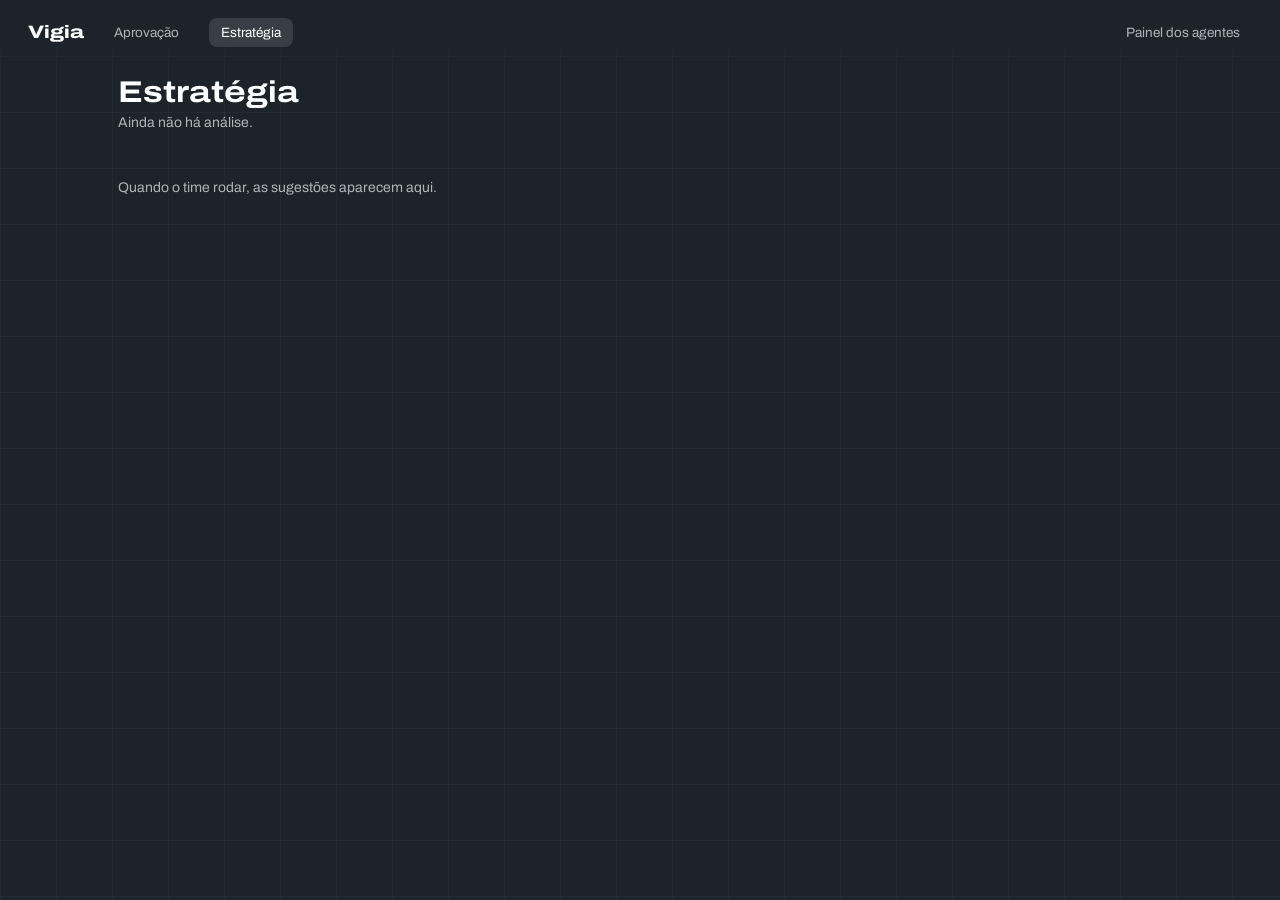
<file: vigia/pagina/estrategia.html>
<!doctype html><html lang="pt-BR"><head><meta charset="utf-8"><meta name="viewport" content="width=device-width,initial-scale=1">
<meta name="theme-color" content="#1C232B"><meta name="color-scheme" content="dark">
<title>Vigia · Estratégia</title>
<link rel="preconnect" href="https://fonts.googleapis.com"><link rel="preconnect" href="https://fonts.gstatic.com" crossorigin>
<link href="https://fonts.googleapis.com/css2?family=Archivo:wdth,wght@62..125,400..800&display=swap" rel="stylesheet">
<style>
:root{--noite:#1C232B;--noite2:#252E38;--azulejo:#EEF2F1;--tinta:#1A1F24;--tinta2:#4A5560;--etiqueta:#F4C430;--ok:#1F7A52;--alerta:#B3372D}
*{box-sizing:border-box;margin:0;padding:0}
body{font-family:Archivo,system-ui,sans-serif;color:#fff;-webkit-font-smoothing:antialiased;background-color:var(--noite);
 background-image:linear-gradient(#ffffff08 1px,transparent 1px),linear-gradient(90deg,#ffffff08 1px,transparent 1px);background-size:56px 56px;min-height:100vh}
.top{position:sticky;top:0;z-index:20;height:64px;display:flex;align-items:center;gap:18px;padding:0 28px;background:linear-gradient(var(--noite) 70%,transparent)}
.marca{font-weight:800;font-size:18px;font-variation-settings:"wdth" 125;color:#fff;text-decoration:none}
.painel-link{font-size:13.5px;color:#ffffffa8;text-decoration:none;padding:7px 12px;border-radius:8px;white-space:nowrap}
.painel-link.on{color:#fff;background:#ffffff1f}.painel-link:hover{color:#fff;background:#ffffff14}
.esq{margin-left:auto}
main{max-width:1100px;margin:0 auto;padding:12px 28px 60px}
h1{font-size:30px;font-variation-settings:"wdth" 120;line-height:1.1}
.sub{color:#ffffffa8;font-size:14px;margin:6px 0 20px}
.linha{display:flex;justify-content:space-between;align-items:flex-start;gap:16px}
.btn{font:inherit;font-weight:700;font-size:14px;border:0;border-radius:10px;padding:11px 18px;background:var(--etiqueta);color:var(--tinta);cursor:pointer}
.btn:disabled{opacity:.6;cursor:default}
h2{font-size:13px;color:#ffffffa8;font-weight:700;margin:22px 0 10px;letter-spacing:.01em}
.time{display:grid;grid-template-columns:repeat(auto-fill,minmax(200px,1fr));gap:10px}
.membro{background:#ffffff0d;border:1px solid #ffffff1f;border-radius:12px;padding:12px 14px}
.membro b{font-size:16px;font-variation-settings:"wdth" 120}.membro small{display:block;font-size:12px;color:#ffffff99;margin:2px 0 6px}
.membro p{font-size:12.5px;line-height:1.45;color:#ffffffcc}
.resumo{background:var(--azulejo);color:var(--tinta);border-radius:14px;padding:16px 18px;margin-top:4px}
.resumo b{font-size:12px;color:var(--tinta2)}.resumo p{font-size:15px;line-height:1.5;margin-top:4px}
.resumo ul{margin:8px 0 0 18px;font-size:13.5px;line-height:1.5;color:var(--tinta2)}
.sug{display:flex;gap:14px;background:var(--azulejo);color:var(--tinta);border-radius:14px;padding:16px 18px;margin-bottom:10px}
.n{flex:none;width:32px;height:32px;border-radius:50%;display:grid;place-items:center;font-weight:800;background:var(--etiqueta);color:var(--tinta)}
.c{min-width:0}.c h3{font-size:18px;font-variation-settings:"wdth" 116;line-height:1.25;margin-bottom:6px}
.c p{font-size:13.5px;line-height:1.5;color:var(--tinta2);margin-bottom:6px}.c p b{color:var(--tinta)}
.prob{color:var(--tinta)!important}.passo{background:#fff;border-radius:8px;padding:6px 10px}
.tags{display:flex;flex-wrap:wrap;gap:6px}.tags span{font-size:12px;font-weight:650;border-radius:6px;padding:3px 8px;background:#fff;color:var(--tinta2);border:1px solid #D9E0DE}
.vazio{color:#ffffffa8;font-size:14px;padding:30px 0}
:focus-visible{outline:2.5px solid var(--etiqueta);outline-offset:3px}
</style>
</head><body>
<header class="top"><a class="marca" href="/">Vigia</a><a class="painel-link" href="/">Aprovação</a><a class="painel-link on" href="/estrategia" aria-current="page">Estratégia</a><a class="painel-link esq" href="/painel">Painel dos agentes</a></header>
<main id="m"></main>
<script>
const DADOS=null;
const esc=(s)=>String(s??'').replace(/[&<>"']/g,(c)=>({'&':'&amp;','<':'&lt;','>':'&gt;','"':'&quot;',"'":'&#39;'}[c]))
const NIVEL={alto:'alto',medio:'médio',baixo:'baixo'}
function desenha(){const d=DADOS||{},a=d.analise
 const membros=(a&&a.time||[]).slice();if(a&&a.resumo&&!membros.some(t=>/estrateg/i.test(t.papel||'')))membros.push({nome:'Ava',papel:'Estrategista',resumo:'Junta o que o time achou, tira repetição e prioriza as sugestões por impacto e esforço.'})
 const time=membros.map(t=>`<div class="membro"><b>${esc(t.nome)}</b><small>${esc(t.papel)}</small><p>${esc(t.resumo)}</p></div>`).join('')
 const sug=(a&&a.sugestoes||[]).map((s,i)=>`<article class="sug"><div class="n">${i+1}</div><div class="c"><h3>${esc(s.titulo)}</h3>
  <p class="prob">${esc(s.problema)}</p><p><b>Prova:</b> ${esc(s.evidencia)}</p><p><b>Sugestão:</b> ${esc(s.sugestao)}</p>
  <p class="passo"><b>Primeiro passo:</b> ${esc(s.primeiro_passo)}</p>
  <div class="tags"><span>Impacto ${esc(NIVEL[s.impacto]||s.impacto)}</span><span>Esforço ${esc(NIVEL[s.esforco]||s.esforco)}</span>${s.dono?`<span>Dono: ${esc(s.dono)}</span>`:''}${s.de_quem?`<span>De: ${esc(Array.isArray(s.de_quem)?s.de_quem.join(', '):s.de_quem)}</span>`:''}</div></div></article>`).join('')
 document.getElementById('m').innerHTML=`<div class="linha"><div><h1>Estratégia</h1>
  <p class="sub">${a?`Última análise: ${esc(d.atualizado)}${d.rotulo?' · roda '+esc(d.rotulo):''}${d.rodando?' · o time está analisando agora':''}`:'Ainda não há análise.'}</p></div>
  ${d.pode_rodar?`<button class="btn" id="rodar" ${d.rodando?'disabled':''}>${d.rodando?'O time está analisando…':'Rodar agora'}</button>`:''}</div>
  ${time?`<h2>O time</h2><div class="time">${time}</div>`:''}
  ${a&&a.resumo?`<h2>Resumo</h2><div class="resumo"><b>Ava, estrategista</b><p>${esc(a.resumo)}</p>${(a.mudou||[]).length?`<ul>${a.mudou.map(m=>`<li>${esc(m)}</li>`).join('')}</ul>`:''}</div>`:''}
  ${sug?`<h2>Sugestões, em ordem de prioridade</h2>${sug}`:(a?'':'<p class="vazio">Quando o time rodar, as sugestões aparecem aqui.</p>')}`
 const b=document.getElementById('rodar');if(b)b.onclick=async()=>{b.disabled=true;b.textContent='O time está analisando…'
  try{const r=await fetch('/api/estrategia/rodar',{method:'POST',headers:{'X-Vigia-Token':d.token||'','Content-Type':'application/json'},body:'{}'});if(!r.ok)throw new Error('HTTP '+r.status)}
  catch(e){b.disabled=false;b.textContent='Não consegui rodar ('+e.message+')'}}}
desenha()
</script>
</body></html>
</file>
